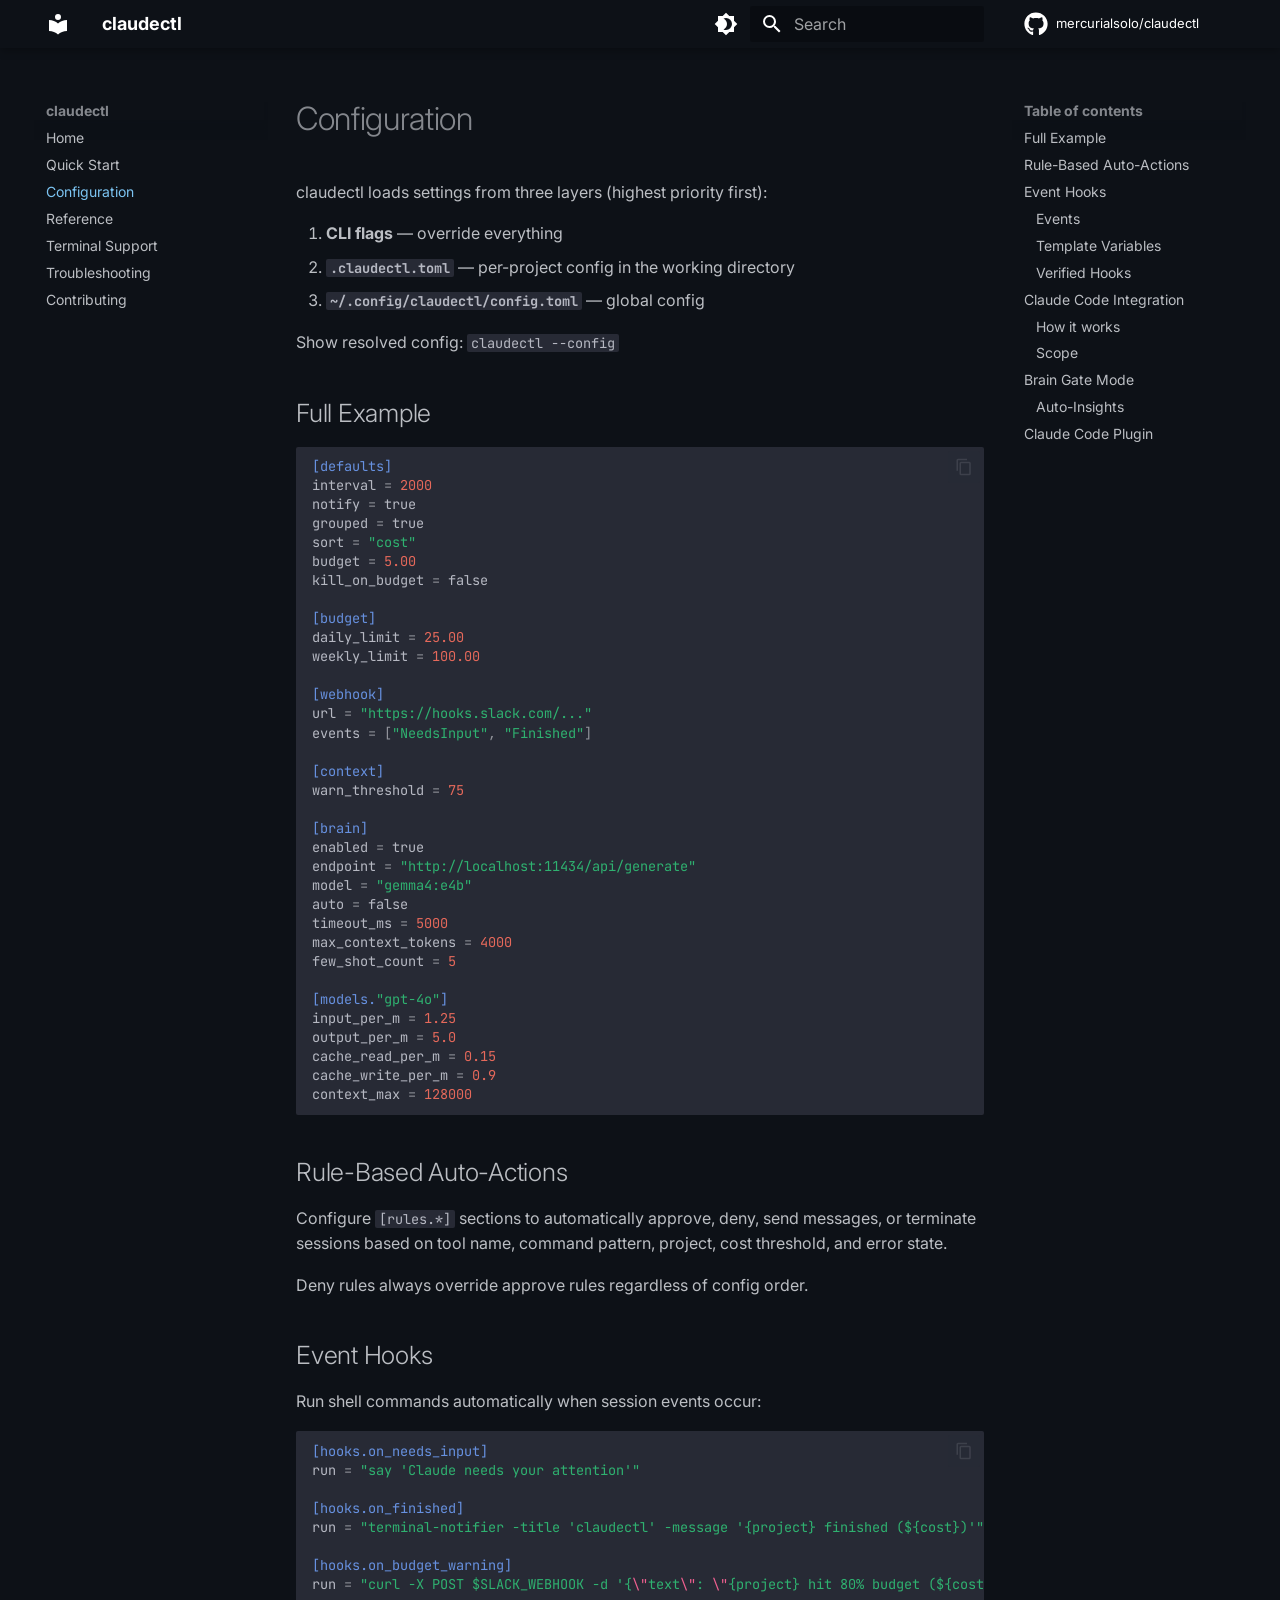
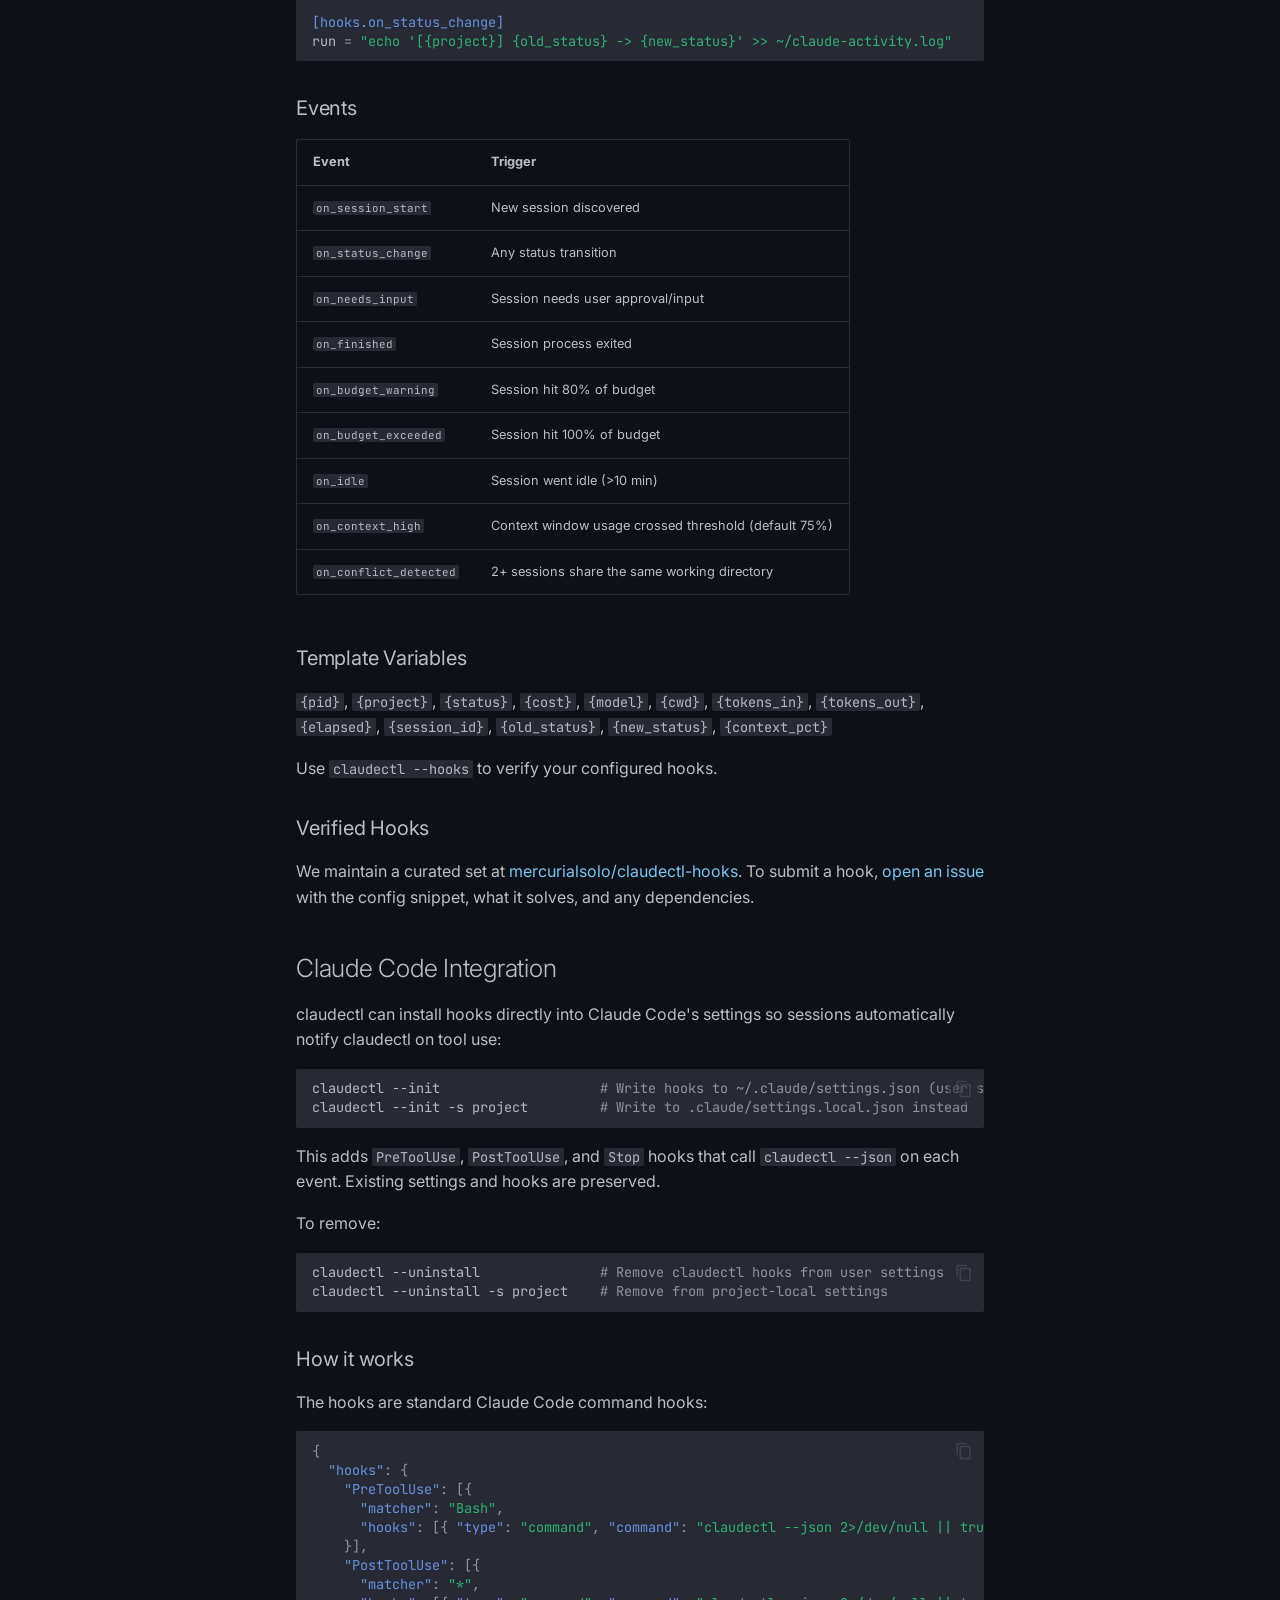
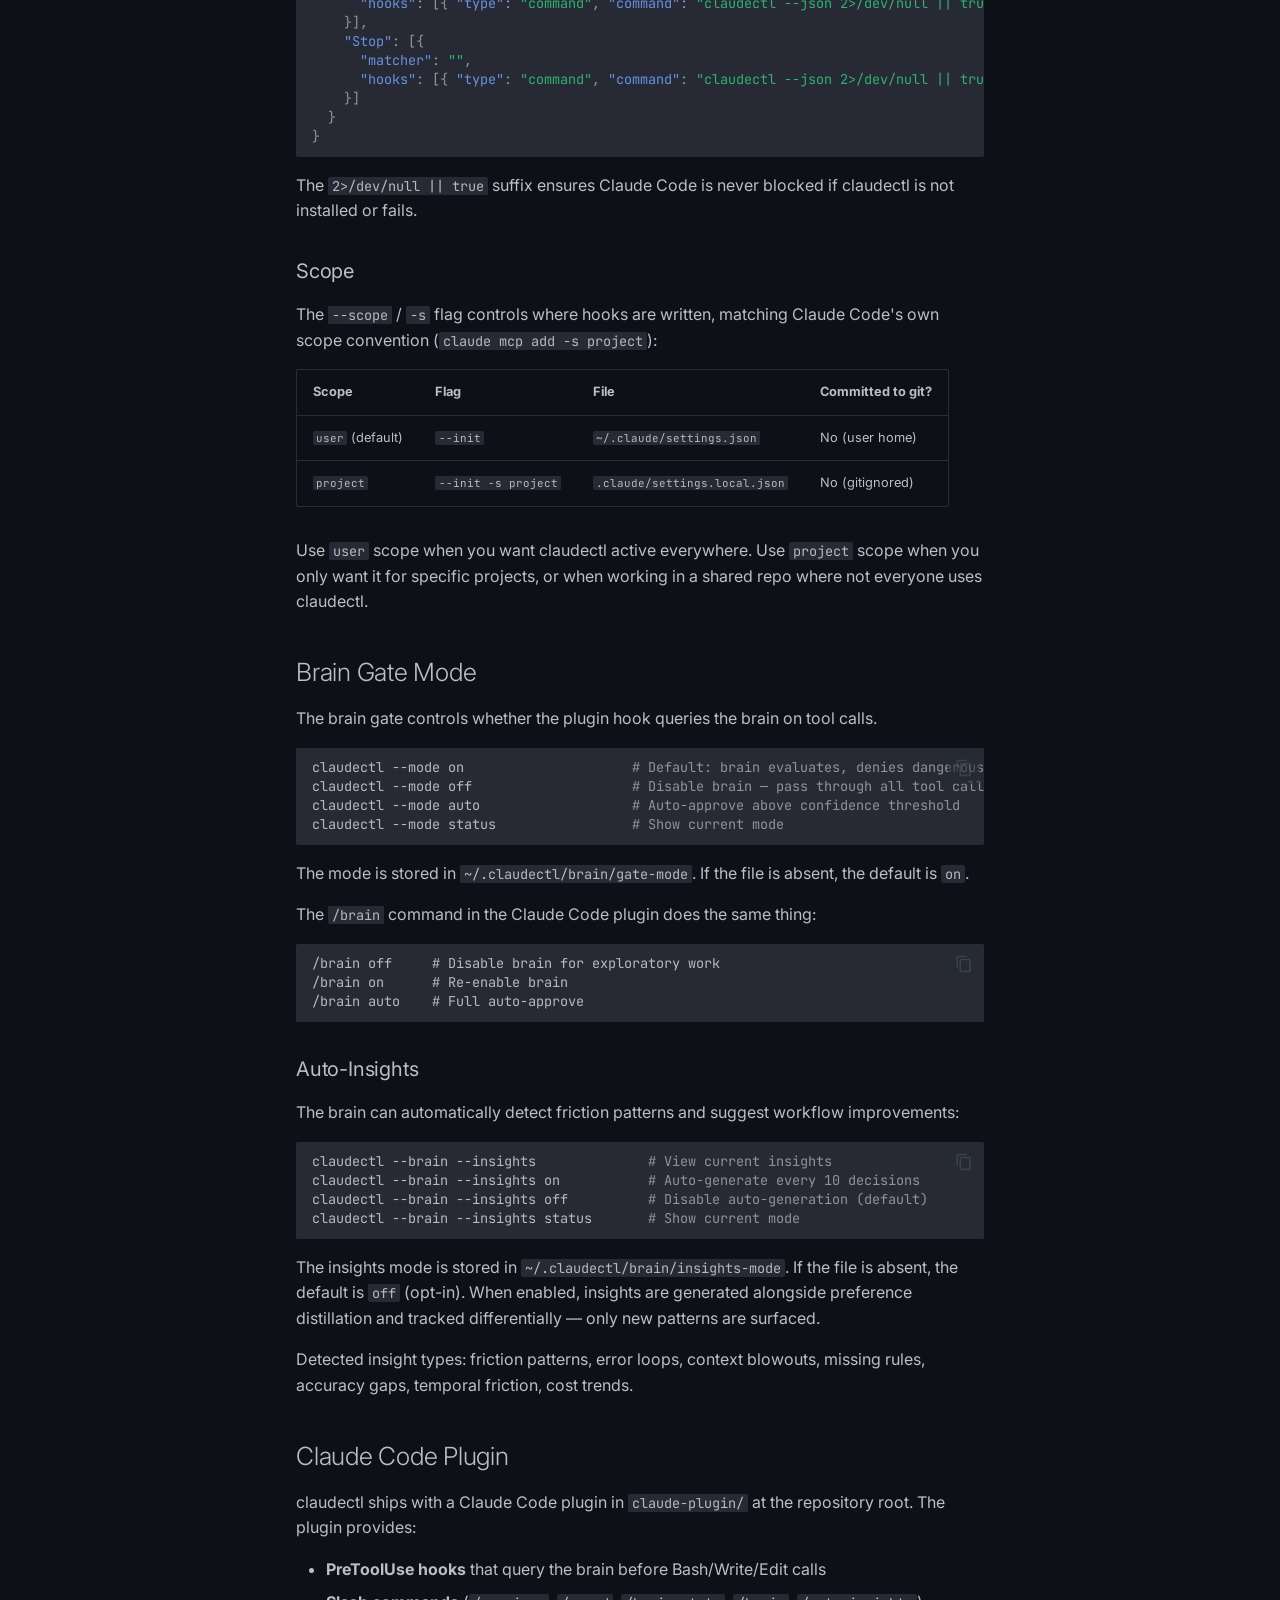
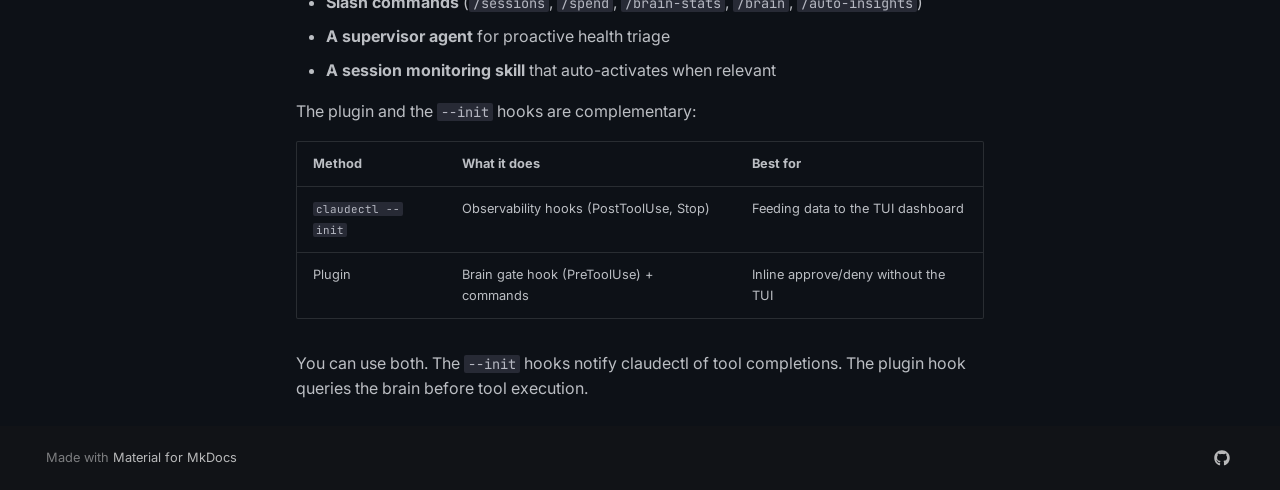
<file: configuration/index.html>
<!doctype html>
<html lang="en" class="no-js">
  <head>
    
      <meta charset="utf-8">
      <meta name="viewport" content="width=device-width,initial-scale=1">
      
        <meta name="description" content="Mission control for Claude Code — supervise, budget, orchestrate, and auto-pilot sessions with a local LLM brain.">
      
      
      
        <link rel="canonical" href="https://mercurialsolo.github.io/claudectl/configuration/">
      
      
        <link rel="prev" href="../quickstart/">
      
      
        <link rel="next" href="../reference/">
      
      
        
      
      
      <link rel="icon" href="../assets/images/favicon.png">
      <meta name="generator" content="mkdocs-1.6.1, mkdocs-material-9.7.6">
    
    
      
        <title>Configuration - claudectl</title>
      
    
    
      <link rel="stylesheet" href="../assets/stylesheets/main.484c7ddc.min.css">
      
        
        <link rel="stylesheet" href="../assets/stylesheets/palette.ab4e12ef.min.css">
      
      


    
    
      
    
    
      
        
        
        <link rel="preconnect" href="https://fonts.gstatic.com" crossorigin>
        <link rel="stylesheet" href="https://fonts.googleapis.com/css?family=Inter:300,300i,400,400i,700,700i%7CJetBrains+Mono:400,400i,700,700i&display=fallback">
        <style>:root{--md-text-font:"Inter";--md-code-font:"JetBrains Mono"}</style>
      
    
    
      <link rel="stylesheet" href="../stylesheets/extra.css">
    
    <script>__md_scope=new URL("..",location),__md_hash=e=>[...e].reduce(((e,_)=>(e<<5)-e+_.charCodeAt(0)),0),__md_get=(e,_=localStorage,t=__md_scope)=>JSON.parse(_.getItem(t.pathname+"."+e)),__md_set=(e,_,t=localStorage,a=__md_scope)=>{try{t.setItem(a.pathname+"."+e,JSON.stringify(_))}catch(e){}}</script>
    
      

    
    
  </head>
  
  
    
    
      
    
    
    
    
    <body dir="ltr" data-md-color-scheme="slate" data-md-color-primary="custom" data-md-color-accent="light-green">
  
    
    <input class="md-toggle" data-md-toggle="drawer" type="checkbox" id="__drawer" autocomplete="off">
    <input class="md-toggle" data-md-toggle="search" type="checkbox" id="__search" autocomplete="off">
    <label class="md-overlay" for="__drawer"></label>
    <div data-md-component="skip">
      
        
        <a href="#configuration" class="md-skip">
          Skip to content
        </a>
      
    </div>
    <div data-md-component="announce">
      
    </div>
    
    
      

  

<header class="md-header md-header--shadow" data-md-component="header">
  <nav class="md-header__inner md-grid" aria-label="Header">
    <a href=".." title="claudectl" class="md-header__button md-logo" aria-label="claudectl" data-md-component="logo">
      
  
  <svg xmlns="http://www.w3.org/2000/svg" viewBox="0 0 24 24"><path d="M12 8a3 3 0 0 0 3-3 3 3 0 0 0-3-3 3 3 0 0 0-3 3 3 3 0 0 0 3 3m0 3.54C9.64 9.35 6.5 8 3 8v11c3.5 0 6.64 1.35 9 3.54 2.36-2.19 5.5-3.54 9-3.54V8c-3.5 0-6.64 1.35-9 3.54"/></svg>

    </a>
    <label class="md-header__button md-icon" for="__drawer">
      
      <svg xmlns="http://www.w3.org/2000/svg" viewBox="0 0 24 24"><path d="M3 6h18v2H3zm0 5h18v2H3zm0 5h18v2H3z"/></svg>
    </label>
    <div class="md-header__title" data-md-component="header-title">
      <div class="md-header__ellipsis">
        <div class="md-header__topic">
          <span class="md-ellipsis">
            claudectl
          </span>
        </div>
        <div class="md-header__topic" data-md-component="header-topic">
          <span class="md-ellipsis">
            
              Configuration
            
          </span>
        </div>
      </div>
    </div>
    
      
        <form class="md-header__option" data-md-component="palette">
  
    
    
    
    <input class="md-option" data-md-color-media="" data-md-color-scheme="slate" data-md-color-primary="custom" data-md-color-accent="light-green"  aria-label="Switch to light mode"  type="radio" name="__palette" id="__palette_0">
    
      <label class="md-header__button md-icon" title="Switch to light mode" for="__palette_1" hidden>
        <svg xmlns="http://www.w3.org/2000/svg" viewBox="0 0 24 24"><path d="M12 18c-.89 0-1.74-.2-2.5-.55C11.56 16.5 13 14.42 13 12s-1.44-4.5-3.5-5.45C10.26 6.2 11.11 6 12 6a6 6 0 0 1 6 6 6 6 0 0 1-6 6m8-9.31V4h-4.69L12 .69 8.69 4H4v4.69L.69 12 4 15.31V20h4.69L12 23.31 15.31 20H20v-4.69L23.31 12z"/></svg>
      </label>
    
  
    
    
    
    <input class="md-option" data-md-color-media="" data-md-color-scheme="default" data-md-color-primary="custom" data-md-color-accent="green"  aria-label="Switch to dark mode"  type="radio" name="__palette" id="__palette_1">
    
      <label class="md-header__button md-icon" title="Switch to dark mode" for="__palette_0" hidden>
        <svg xmlns="http://www.w3.org/2000/svg" viewBox="0 0 24 24"><path d="M12 8a4 4 0 0 0-4 4 4 4 0 0 0 4 4 4 4 0 0 0 4-4 4 4 0 0 0-4-4m0 10a6 6 0 0 1-6-6 6 6 0 0 1 6-6 6 6 0 0 1 6 6 6 6 0 0 1-6 6m8-9.31V4h-4.69L12 .69 8.69 4H4v4.69L.69 12 4 15.31V20h4.69L12 23.31 15.31 20H20v-4.69L23.31 12z"/></svg>
      </label>
    
  
</form>
      
    
    
      <script>var palette=__md_get("__palette");if(palette&&palette.color){if("(prefers-color-scheme)"===palette.color.media){var media=matchMedia("(prefers-color-scheme: light)"),input=document.querySelector(media.matches?"[data-md-color-media='(prefers-color-scheme: light)']":"[data-md-color-media='(prefers-color-scheme: dark)']");palette.color.media=input.getAttribute("data-md-color-media"),palette.color.scheme=input.getAttribute("data-md-color-scheme"),palette.color.primary=input.getAttribute("data-md-color-primary"),palette.color.accent=input.getAttribute("data-md-color-accent")}for(var[key,value]of Object.entries(palette.color))document.body.setAttribute("data-md-color-"+key,value)}</script>
    
    
    
      
      
        <label class="md-header__button md-icon" for="__search">
          
          <svg xmlns="http://www.w3.org/2000/svg" viewBox="0 0 24 24"><path d="M9.5 3A6.5 6.5 0 0 1 16 9.5c0 1.61-.59 3.09-1.56 4.23l.27.27h.79l5 5-1.5 1.5-5-5v-.79l-.27-.27A6.52 6.52 0 0 1 9.5 16 6.5 6.5 0 0 1 3 9.5 6.5 6.5 0 0 1 9.5 3m0 2C7 5 5 7 5 9.5S7 14 9.5 14 14 12 14 9.5 12 5 9.5 5"/></svg>
        </label>
        <div class="md-search" data-md-component="search" role="dialog">
  <label class="md-search__overlay" for="__search"></label>
  <div class="md-search__inner" role="search">
    <form class="md-search__form" name="search">
      <input type="text" class="md-search__input" name="query" aria-label="Search" placeholder="Search" autocapitalize="off" autocorrect="off" autocomplete="off" spellcheck="false" data-md-component="search-query" required>
      <label class="md-search__icon md-icon" for="__search">
        
        <svg xmlns="http://www.w3.org/2000/svg" viewBox="0 0 24 24"><path d="M9.5 3A6.5 6.5 0 0 1 16 9.5c0 1.61-.59 3.09-1.56 4.23l.27.27h.79l5 5-1.5 1.5-5-5v-.79l-.27-.27A6.52 6.52 0 0 1 9.5 16 6.5 6.5 0 0 1 3 9.5 6.5 6.5 0 0 1 9.5 3m0 2C7 5 5 7 5 9.5S7 14 9.5 14 14 12 14 9.5 12 5 9.5 5"/></svg>
        
        <svg xmlns="http://www.w3.org/2000/svg" viewBox="0 0 24 24"><path d="M20 11v2H8l5.5 5.5-1.42 1.42L4.16 12l7.92-7.92L13.5 5.5 8 11z"/></svg>
      </label>
      <nav class="md-search__options" aria-label="Search">
        
        <button type="reset" class="md-search__icon md-icon" title="Clear" aria-label="Clear" tabindex="-1">
          
          <svg xmlns="http://www.w3.org/2000/svg" viewBox="0 0 24 24"><path d="M19 6.41 17.59 5 12 10.59 6.41 5 5 6.41 10.59 12 5 17.59 6.41 19 12 13.41 17.59 19 19 17.59 13.41 12z"/></svg>
        </button>
      </nav>
      
        <div class="md-search__suggest" data-md-component="search-suggest"></div>
      
    </form>
    <div class="md-search__output">
      <div class="md-search__scrollwrap" tabindex="0" data-md-scrollfix>
        <div class="md-search-result" data-md-component="search-result">
          <div class="md-search-result__meta">
            Initializing search
          </div>
          <ol class="md-search-result__list" role="presentation"></ol>
        </div>
      </div>
    </div>
  </div>
</div>
      
    
    
      <div class="md-header__source">
        <a href="https://github.com/mercurialsolo/claudectl" title="Go to repository" class="md-source" data-md-component="source">
  <div class="md-source__icon md-icon">
    
    <svg xmlns="http://www.w3.org/2000/svg" viewBox="0 0 512 512"><!--! Font Awesome Free 7.1.0 by @fontawesome - https://fontawesome.com License - https://fontawesome.com/license/free (Icons: CC BY 4.0, Fonts: SIL OFL 1.1, Code: MIT License) Copyright 2025 Fonticons, Inc.--><path d="M173.9 397.4c0 2-2.3 3.6-5.2 3.6-3.3.3-5.6-1.3-5.6-3.6 0-2 2.3-3.6 5.2-3.6 3-.3 5.6 1.3 5.6 3.6m-31.1-4.5c-.7 2 1.3 4.3 4.3 4.9 2.6 1 5.6 0 6.2-2s-1.3-4.3-4.3-5.2c-2.6-.7-5.5.3-6.2 2.3m44.2-1.7c-2.9.7-4.9 2.6-4.6 4.9.3 2 2.9 3.3 5.9 2.6 2.9-.7 4.9-2.6 4.6-4.6-.3-1.9-3-3.2-5.9-2.9M252.8 8C114.1 8 8 113.3 8 252c0 110.9 69.8 205.8 169.5 239.2 12.8 2.3 17.3-5.6 17.3-12.1 0-6.2-.3-40.4-.3-61.4 0 0-70 15-84.7-29.8 0 0-11.4-29.1-27.8-36.6 0 0-22.9-15.7 1.6-15.4 0 0 24.9 2 38.6 25.8 21.9 38.6 58.6 27.5 72.9 20.9 2.3-16 8.8-27.1 16-33.7-55.9-6.2-112.3-14.3-112.3-110.5 0-27.5 7.6-41.3 23.6-58.9-2.6-6.5-11.1-33.3 2.6-67.9 20.9-6.5 69 27 69 27 20-5.6 41.5-8.5 62.8-8.5s42.8 2.9 62.8 8.5c0 0 48.1-33.6 69-27 13.7 34.7 5.2 61.4 2.6 67.9 16 17.7 25.8 31.5 25.8 58.9 0 96.5-58.9 104.2-114.8 110.5 9.2 7.9 17 22.9 17 46.4 0 33.7-.3 75.4-.3 83.6 0 6.5 4.6 14.4 17.3 12.1C436.2 457.8 504 362.9 504 252 504 113.3 391.5 8 252.8 8M105.2 352.9c-1.3 1-1 3.3.7 5.2 1.6 1.6 3.9 2.3 5.2 1 1.3-1 1-3.3-.7-5.2-1.6-1.6-3.9-2.3-5.2-1m-10.8-8.1c-.7 1.3.3 2.9 2.3 3.9 1.6 1 3.6.7 4.3-.7.7-1.3-.3-2.9-2.3-3.9-2-.6-3.6-.3-4.3.7m32.4 35.6c-1.6 1.3-1 4.3 1.3 6.2 2.3 2.3 5.2 2.6 6.5 1 1.3-1.3.7-4.3-1.3-6.2-2.2-2.3-5.2-2.6-6.5-1m-11.4-14.7c-1.6 1-1.6 3.6 0 5.9s4.3 3.3 5.6 2.3c1.6-1.3 1.6-3.9 0-6.2-1.4-2.3-4-3.3-5.6-2"/></svg>
  </div>
  <div class="md-source__repository">
    mercurialsolo/claudectl
  </div>
</a>
      </div>
    
  </nav>
  
</header>
    
    <div class="md-container" data-md-component="container">
      
      
        
          
        
      
      <main class="md-main" data-md-component="main">
        <div class="md-main__inner md-grid">
          
            
              
              <div class="md-sidebar md-sidebar--primary" data-md-component="sidebar" data-md-type="navigation" >
                <div class="md-sidebar__scrollwrap">
                  <div class="md-sidebar__inner">
                    



<nav class="md-nav md-nav--primary" aria-label="Navigation" data-md-level="0">
  <label class="md-nav__title" for="__drawer">
    <a href=".." title="claudectl" class="md-nav__button md-logo" aria-label="claudectl" data-md-component="logo">
      
  
  <svg xmlns="http://www.w3.org/2000/svg" viewBox="0 0 24 24"><path d="M12 8a3 3 0 0 0 3-3 3 3 0 0 0-3-3 3 3 0 0 0-3 3 3 3 0 0 0 3 3m0 3.54C9.64 9.35 6.5 8 3 8v11c3.5 0 6.64 1.35 9 3.54 2.36-2.19 5.5-3.54 9-3.54V8c-3.5 0-6.64 1.35-9 3.54"/></svg>

    </a>
    claudectl
  </label>
  
    <div class="md-nav__source">
      <a href="https://github.com/mercurialsolo/claudectl" title="Go to repository" class="md-source" data-md-component="source">
  <div class="md-source__icon md-icon">
    
    <svg xmlns="http://www.w3.org/2000/svg" viewBox="0 0 512 512"><!--! Font Awesome Free 7.1.0 by @fontawesome - https://fontawesome.com License - https://fontawesome.com/license/free (Icons: CC BY 4.0, Fonts: SIL OFL 1.1, Code: MIT License) Copyright 2025 Fonticons, Inc.--><path d="M173.9 397.4c0 2-2.3 3.6-5.2 3.6-3.3.3-5.6-1.3-5.6-3.6 0-2 2.3-3.6 5.2-3.6 3-.3 5.6 1.3 5.6 3.6m-31.1-4.5c-.7 2 1.3 4.3 4.3 4.9 2.6 1 5.6 0 6.2-2s-1.3-4.3-4.3-5.2c-2.6-.7-5.5.3-6.2 2.3m44.2-1.7c-2.9.7-4.9 2.6-4.6 4.9.3 2 2.9 3.3 5.9 2.6 2.9-.7 4.9-2.6 4.6-4.6-.3-1.9-3-3.2-5.9-2.9M252.8 8C114.1 8 8 113.3 8 252c0 110.9 69.8 205.8 169.5 239.2 12.8 2.3 17.3-5.6 17.3-12.1 0-6.2-.3-40.4-.3-61.4 0 0-70 15-84.7-29.8 0 0-11.4-29.1-27.8-36.6 0 0-22.9-15.7 1.6-15.4 0 0 24.9 2 38.6 25.8 21.9 38.6 58.6 27.5 72.9 20.9 2.3-16 8.8-27.1 16-33.7-55.9-6.2-112.3-14.3-112.3-110.5 0-27.5 7.6-41.3 23.6-58.9-2.6-6.5-11.1-33.3 2.6-67.9 20.9-6.5 69 27 69 27 20-5.6 41.5-8.5 62.8-8.5s42.8 2.9 62.8 8.5c0 0 48.1-33.6 69-27 13.7 34.7 5.2 61.4 2.6 67.9 16 17.7 25.8 31.5 25.8 58.9 0 96.5-58.9 104.2-114.8 110.5 9.2 7.9 17 22.9 17 46.4 0 33.7-.3 75.4-.3 83.6 0 6.5 4.6 14.4 17.3 12.1C436.2 457.8 504 362.9 504 252 504 113.3 391.5 8 252.8 8M105.2 352.9c-1.3 1-1 3.3.7 5.2 1.6 1.6 3.9 2.3 5.2 1 1.3-1 1-3.3-.7-5.2-1.6-1.6-3.9-2.3-5.2-1m-10.8-8.1c-.7 1.3.3 2.9 2.3 3.9 1.6 1 3.6.7 4.3-.7.7-1.3-.3-2.9-2.3-3.9-2-.6-3.6-.3-4.3.7m32.4 35.6c-1.6 1.3-1 4.3 1.3 6.2 2.3 2.3 5.2 2.6 6.5 1 1.3-1.3.7-4.3-1.3-6.2-2.2-2.3-5.2-2.6-6.5-1m-11.4-14.7c-1.6 1-1.6 3.6 0 5.9s4.3 3.3 5.6 2.3c1.6-1.3 1.6-3.9 0-6.2-1.4-2.3-4-3.3-5.6-2"/></svg>
  </div>
  <div class="md-source__repository">
    mercurialsolo/claudectl
  </div>
</a>
    </div>
  
  <ul class="md-nav__list" data-md-scrollfix>
    
      
      
  
  
  
  
    <li class="md-nav__item">
      <a href=".." class="md-nav__link">
        
  
  
  <span class="md-ellipsis">
    
  
    Home
  

    
  </span>
  
  

      </a>
    </li>
  

    
      
      
  
  
  
  
    <li class="md-nav__item">
      <a href="../quickstart/" class="md-nav__link">
        
  
  
  <span class="md-ellipsis">
    
  
    Quick Start
  

    
  </span>
  
  

      </a>
    </li>
  

    
      
      
  
  
    
  
  
  
    <li class="md-nav__item md-nav__item--active">
      
      <input class="md-nav__toggle md-toggle" type="checkbox" id="__toc">
      
      
        
      
      
        <label class="md-nav__link md-nav__link--active" for="__toc">
          
  
  
  <span class="md-ellipsis">
    
  
    Configuration
  

    
  </span>
  
  

          <span class="md-nav__icon md-icon"></span>
        </label>
      
      <a href="./" class="md-nav__link md-nav__link--active">
        
  
  
  <span class="md-ellipsis">
    
  
    Configuration
  

    
  </span>
  
  

      </a>
      
        

<nav class="md-nav md-nav--secondary" aria-label="Table of contents">
  
  
  
    
  
  
    <label class="md-nav__title" for="__toc">
      <span class="md-nav__icon md-icon"></span>
      Table of contents
    </label>
    <ul class="md-nav__list" data-md-component="toc" data-md-scrollfix>
      
        <li class="md-nav__item">
  <a href="#full-example" class="md-nav__link">
    <span class="md-ellipsis">
      
        Full Example
      
    </span>
  </a>
  
</li>
      
        <li class="md-nav__item">
  <a href="#rule-based-auto-actions" class="md-nav__link">
    <span class="md-ellipsis">
      
        Rule-Based Auto-Actions
      
    </span>
  </a>
  
</li>
      
        <li class="md-nav__item">
  <a href="#event-hooks" class="md-nav__link">
    <span class="md-ellipsis">
      
        Event Hooks
      
    </span>
  </a>
  
    <nav class="md-nav" aria-label="Event Hooks">
      <ul class="md-nav__list">
        
          <li class="md-nav__item">
  <a href="#events" class="md-nav__link">
    <span class="md-ellipsis">
      
        Events
      
    </span>
  </a>
  
</li>
        
          <li class="md-nav__item">
  <a href="#template-variables" class="md-nav__link">
    <span class="md-ellipsis">
      
        Template Variables
      
    </span>
  </a>
  
</li>
        
          <li class="md-nav__item">
  <a href="#verified-hooks" class="md-nav__link">
    <span class="md-ellipsis">
      
        Verified Hooks
      
    </span>
  </a>
  
</li>
        
      </ul>
    </nav>
  
</li>
      
        <li class="md-nav__item">
  <a href="#claude-code-integration" class="md-nav__link">
    <span class="md-ellipsis">
      
        Claude Code Integration
      
    </span>
  </a>
  
    <nav class="md-nav" aria-label="Claude Code Integration">
      <ul class="md-nav__list">
        
          <li class="md-nav__item">
  <a href="#how-it-works" class="md-nav__link">
    <span class="md-ellipsis">
      
        How it works
      
    </span>
  </a>
  
</li>
        
          <li class="md-nav__item">
  <a href="#scope" class="md-nav__link">
    <span class="md-ellipsis">
      
        Scope
      
    </span>
  </a>
  
</li>
        
      </ul>
    </nav>
  
</li>
      
        <li class="md-nav__item">
  <a href="#brain-gate-mode" class="md-nav__link">
    <span class="md-ellipsis">
      
        Brain Gate Mode
      
    </span>
  </a>
  
    <nav class="md-nav" aria-label="Brain Gate Mode">
      <ul class="md-nav__list">
        
          <li class="md-nav__item">
  <a href="#auto-insights" class="md-nav__link">
    <span class="md-ellipsis">
      
        Auto-Insights
      
    </span>
  </a>
  
</li>
        
      </ul>
    </nav>
  
</li>
      
        <li class="md-nav__item">
  <a href="#claude-code-plugin" class="md-nav__link">
    <span class="md-ellipsis">
      
        Claude Code Plugin
      
    </span>
  </a>
  
</li>
      
    </ul>
  
</nav>
      
    </li>
  

    
      
      
  
  
  
  
    <li class="md-nav__item">
      <a href="../reference/" class="md-nav__link">
        
  
  
  <span class="md-ellipsis">
    
  
    Reference
  

    
  </span>
  
  

      </a>
    </li>
  

    
      
      
  
  
  
  
    <li class="md-nav__item">
      <a href="../terminal-support/" class="md-nav__link">
        
  
  
  <span class="md-ellipsis">
    
  
    Terminal Support
  

    
  </span>
  
  

      </a>
    </li>
  

    
      
      
  
  
  
  
    <li class="md-nav__item">
      <a href="../troubleshooting/" class="md-nav__link">
        
  
  
  <span class="md-ellipsis">
    
  
    Troubleshooting
  

    
  </span>
  
  

      </a>
    </li>
  

    
      
      
  
  
  
  
    <li class="md-nav__item">
      <a href="../contributing/" class="md-nav__link">
        
  
  
  <span class="md-ellipsis">
    
  
    Contributing
  

    
  </span>
  
  

      </a>
    </li>
  

    
  </ul>
</nav>
                  </div>
                </div>
              </div>
            
            
              
              <div class="md-sidebar md-sidebar--secondary" data-md-component="sidebar" data-md-type="toc" >
                <div class="md-sidebar__scrollwrap">
                  <div class="md-sidebar__inner">
                    

<nav class="md-nav md-nav--secondary" aria-label="Table of contents">
  
  
  
    
  
  
    <label class="md-nav__title" for="__toc">
      <span class="md-nav__icon md-icon"></span>
      Table of contents
    </label>
    <ul class="md-nav__list" data-md-component="toc" data-md-scrollfix>
      
        <li class="md-nav__item">
  <a href="#full-example" class="md-nav__link">
    <span class="md-ellipsis">
      
        Full Example
      
    </span>
  </a>
  
</li>
      
        <li class="md-nav__item">
  <a href="#rule-based-auto-actions" class="md-nav__link">
    <span class="md-ellipsis">
      
        Rule-Based Auto-Actions
      
    </span>
  </a>
  
</li>
      
        <li class="md-nav__item">
  <a href="#event-hooks" class="md-nav__link">
    <span class="md-ellipsis">
      
        Event Hooks
      
    </span>
  </a>
  
    <nav class="md-nav" aria-label="Event Hooks">
      <ul class="md-nav__list">
        
          <li class="md-nav__item">
  <a href="#events" class="md-nav__link">
    <span class="md-ellipsis">
      
        Events
      
    </span>
  </a>
  
</li>
        
          <li class="md-nav__item">
  <a href="#template-variables" class="md-nav__link">
    <span class="md-ellipsis">
      
        Template Variables
      
    </span>
  </a>
  
</li>
        
          <li class="md-nav__item">
  <a href="#verified-hooks" class="md-nav__link">
    <span class="md-ellipsis">
      
        Verified Hooks
      
    </span>
  </a>
  
</li>
        
      </ul>
    </nav>
  
</li>
      
        <li class="md-nav__item">
  <a href="#claude-code-integration" class="md-nav__link">
    <span class="md-ellipsis">
      
        Claude Code Integration
      
    </span>
  </a>
  
    <nav class="md-nav" aria-label="Claude Code Integration">
      <ul class="md-nav__list">
        
          <li class="md-nav__item">
  <a href="#how-it-works" class="md-nav__link">
    <span class="md-ellipsis">
      
        How it works
      
    </span>
  </a>
  
</li>
        
          <li class="md-nav__item">
  <a href="#scope" class="md-nav__link">
    <span class="md-ellipsis">
      
        Scope
      
    </span>
  </a>
  
</li>
        
      </ul>
    </nav>
  
</li>
      
        <li class="md-nav__item">
  <a href="#brain-gate-mode" class="md-nav__link">
    <span class="md-ellipsis">
      
        Brain Gate Mode
      
    </span>
  </a>
  
    <nav class="md-nav" aria-label="Brain Gate Mode">
      <ul class="md-nav__list">
        
          <li class="md-nav__item">
  <a href="#auto-insights" class="md-nav__link">
    <span class="md-ellipsis">
      
        Auto-Insights
      
    </span>
  </a>
  
</li>
        
      </ul>
    </nav>
  
</li>
      
        <li class="md-nav__item">
  <a href="#claude-code-plugin" class="md-nav__link">
    <span class="md-ellipsis">
      
        Claude Code Plugin
      
    </span>
  </a>
  
</li>
      
    </ul>
  
</nav>
                  </div>
                </div>
              </div>
            
          
          
            <div class="md-content" data-md-component="content">
              
              <article class="md-content__inner md-typeset">
                
                  


  
  


<h1 id="configuration">Configuration</h1>
<p>claudectl loads settings from three layers (highest priority first):</p>
<ol>
<li><strong>CLI flags</strong> — override everything</li>
<li><strong><code>.claudectl.toml</code></strong> — per-project config in the working directory</li>
<li><strong><code>~/.config/claudectl/config.toml</code></strong> — global config</li>
</ol>
<p>Show resolved config: <code>claudectl --config</code></p>
<h2 id="full-example">Full Example</h2>
<div class="highlight"><pre><span></span><code><a id="__codelineno-0-1" name="__codelineno-0-1" href="#__codelineno-0-1"></a><span class="k">[defaults]</span>
<a id="__codelineno-0-2" name="__codelineno-0-2" href="#__codelineno-0-2"></a><span class="n">interval</span><span class="w"> </span><span class="o">=</span><span class="w"> </span><span class="mi">2000</span>
<a id="__codelineno-0-3" name="__codelineno-0-3" href="#__codelineno-0-3"></a><span class="n">notify</span><span class="w"> </span><span class="o">=</span><span class="w"> </span><span class="kc">true</span>
<a id="__codelineno-0-4" name="__codelineno-0-4" href="#__codelineno-0-4"></a><span class="n">grouped</span><span class="w"> </span><span class="o">=</span><span class="w"> </span><span class="kc">true</span>
<a id="__codelineno-0-5" name="__codelineno-0-5" href="#__codelineno-0-5"></a><span class="n">sort</span><span class="w"> </span><span class="o">=</span><span class="w"> </span><span class="s2">&quot;cost&quot;</span>
<a id="__codelineno-0-6" name="__codelineno-0-6" href="#__codelineno-0-6"></a><span class="n">budget</span><span class="w"> </span><span class="o">=</span><span class="w"> </span><span class="mf">5.00</span>
<a id="__codelineno-0-7" name="__codelineno-0-7" href="#__codelineno-0-7"></a><span class="n">kill_on_budget</span><span class="w"> </span><span class="o">=</span><span class="w"> </span><span class="kc">false</span>
<a id="__codelineno-0-8" name="__codelineno-0-8" href="#__codelineno-0-8"></a>
<a id="__codelineno-0-9" name="__codelineno-0-9" href="#__codelineno-0-9"></a><span class="k">[budget]</span>
<a id="__codelineno-0-10" name="__codelineno-0-10" href="#__codelineno-0-10"></a><span class="n">daily_limit</span><span class="w"> </span><span class="o">=</span><span class="w"> </span><span class="mf">25.00</span>
<a id="__codelineno-0-11" name="__codelineno-0-11" href="#__codelineno-0-11"></a><span class="n">weekly_limit</span><span class="w"> </span><span class="o">=</span><span class="w"> </span><span class="mf">100.00</span>
<a id="__codelineno-0-12" name="__codelineno-0-12" href="#__codelineno-0-12"></a>
<a id="__codelineno-0-13" name="__codelineno-0-13" href="#__codelineno-0-13"></a><span class="k">[webhook]</span>
<a id="__codelineno-0-14" name="__codelineno-0-14" href="#__codelineno-0-14"></a><span class="n">url</span><span class="w"> </span><span class="o">=</span><span class="w"> </span><span class="s2">&quot;https://hooks.slack.com/...&quot;</span>
<a id="__codelineno-0-15" name="__codelineno-0-15" href="#__codelineno-0-15"></a><span class="n">events</span><span class="w"> </span><span class="o">=</span><span class="w"> </span><span class="p">[</span><span class="s2">&quot;NeedsInput&quot;</span><span class="p">,</span><span class="w"> </span><span class="s2">&quot;Finished&quot;</span><span class="p">]</span>
<a id="__codelineno-0-16" name="__codelineno-0-16" href="#__codelineno-0-16"></a>
<a id="__codelineno-0-17" name="__codelineno-0-17" href="#__codelineno-0-17"></a><span class="k">[context]</span>
<a id="__codelineno-0-18" name="__codelineno-0-18" href="#__codelineno-0-18"></a><span class="n">warn_threshold</span><span class="w"> </span><span class="o">=</span><span class="w"> </span><span class="mi">75</span>
<a id="__codelineno-0-19" name="__codelineno-0-19" href="#__codelineno-0-19"></a>
<a id="__codelineno-0-20" name="__codelineno-0-20" href="#__codelineno-0-20"></a><span class="k">[brain]</span>
<a id="__codelineno-0-21" name="__codelineno-0-21" href="#__codelineno-0-21"></a><span class="n">enabled</span><span class="w"> </span><span class="o">=</span><span class="w"> </span><span class="kc">true</span>
<a id="__codelineno-0-22" name="__codelineno-0-22" href="#__codelineno-0-22"></a><span class="n">endpoint</span><span class="w"> </span><span class="o">=</span><span class="w"> </span><span class="s2">&quot;http://localhost:11434/api/generate&quot;</span>
<a id="__codelineno-0-23" name="__codelineno-0-23" href="#__codelineno-0-23"></a><span class="n">model</span><span class="w"> </span><span class="o">=</span><span class="w"> </span><span class="s2">&quot;gemma4:e4b&quot;</span>
<a id="__codelineno-0-24" name="__codelineno-0-24" href="#__codelineno-0-24"></a><span class="n">auto</span><span class="w"> </span><span class="o">=</span><span class="w"> </span><span class="kc">false</span>
<a id="__codelineno-0-25" name="__codelineno-0-25" href="#__codelineno-0-25"></a><span class="n">timeout_ms</span><span class="w"> </span><span class="o">=</span><span class="w"> </span><span class="mi">5000</span>
<a id="__codelineno-0-26" name="__codelineno-0-26" href="#__codelineno-0-26"></a><span class="n">max_context_tokens</span><span class="w"> </span><span class="o">=</span><span class="w"> </span><span class="mi">4000</span>
<a id="__codelineno-0-27" name="__codelineno-0-27" href="#__codelineno-0-27"></a><span class="n">few_shot_count</span><span class="w"> </span><span class="o">=</span><span class="w"> </span><span class="mi">5</span>
<a id="__codelineno-0-28" name="__codelineno-0-28" href="#__codelineno-0-28"></a>
<a id="__codelineno-0-29" name="__codelineno-0-29" href="#__codelineno-0-29"></a><span class="k">[models.</span><span class="s2">&quot;gpt-4o&quot;</span><span class="k">]</span>
<a id="__codelineno-0-30" name="__codelineno-0-30" href="#__codelineno-0-30"></a><span class="n">input_per_m</span><span class="w"> </span><span class="o">=</span><span class="w"> </span><span class="mf">1.25</span>
<a id="__codelineno-0-31" name="__codelineno-0-31" href="#__codelineno-0-31"></a><span class="n">output_per_m</span><span class="w"> </span><span class="o">=</span><span class="w"> </span><span class="mf">5.0</span>
<a id="__codelineno-0-32" name="__codelineno-0-32" href="#__codelineno-0-32"></a><span class="n">cache_read_per_m</span><span class="w"> </span><span class="o">=</span><span class="w"> </span><span class="mf">0.15</span>
<a id="__codelineno-0-33" name="__codelineno-0-33" href="#__codelineno-0-33"></a><span class="n">cache_write_per_m</span><span class="w"> </span><span class="o">=</span><span class="w"> </span><span class="mf">0.9</span>
<a id="__codelineno-0-34" name="__codelineno-0-34" href="#__codelineno-0-34"></a><span class="n">context_max</span><span class="w"> </span><span class="o">=</span><span class="w"> </span><span class="mi">128000</span>
</code></pre></div>
<h2 id="rule-based-auto-actions">Rule-Based Auto-Actions</h2>
<p>Configure <code>[rules.*]</code> sections to automatically approve, deny, send messages, or terminate sessions based on tool name, command pattern, project, cost threshold, and error state.</p>
<p>Deny rules always override approve rules regardless of config order.</p>
<h2 id="event-hooks">Event Hooks</h2>
<p>Run shell commands automatically when session events occur:</p>
<div class="highlight"><pre><span></span><code><a id="__codelineno-1-1" name="__codelineno-1-1" href="#__codelineno-1-1"></a><span class="k">[hooks.on_needs_input]</span>
<a id="__codelineno-1-2" name="__codelineno-1-2" href="#__codelineno-1-2"></a><span class="n">run</span><span class="w"> </span><span class="o">=</span><span class="w"> </span><span class="s2">&quot;say &#39;Claude needs your attention&#39;&quot;</span>
<a id="__codelineno-1-3" name="__codelineno-1-3" href="#__codelineno-1-3"></a>
<a id="__codelineno-1-4" name="__codelineno-1-4" href="#__codelineno-1-4"></a><span class="k">[hooks.on_finished]</span>
<a id="__codelineno-1-5" name="__codelineno-1-5" href="#__codelineno-1-5"></a><span class="n">run</span><span class="w"> </span><span class="o">=</span><span class="w"> </span><span class="s2">&quot;terminal-notifier -title &#39;claudectl&#39; -message &#39;{project} finished (${cost})&#39;&quot;</span>
<a id="__codelineno-1-6" name="__codelineno-1-6" href="#__codelineno-1-6"></a>
<a id="__codelineno-1-7" name="__codelineno-1-7" href="#__codelineno-1-7"></a><span class="k">[hooks.on_budget_warning]</span>
<a id="__codelineno-1-8" name="__codelineno-1-8" href="#__codelineno-1-8"></a><span class="n">run</span><span class="w"> </span><span class="o">=</span><span class="w"> </span><span class="s2">&quot;curl -X POST $SLACK_WEBHOOK -d &#39;{</span><span class="se">\&quot;</span><span class="s2">text</span><span class="se">\&quot;</span><span class="s2">: </span><span class="se">\&quot;</span><span class="s2">{project} hit 80% budget (${cost})</span><span class="se">\&quot;</span><span class="s2">}&#39;&quot;</span>
<a id="__codelineno-1-9" name="__codelineno-1-9" href="#__codelineno-1-9"></a>
<a id="__codelineno-1-10" name="__codelineno-1-10" href="#__codelineno-1-10"></a><span class="k">[hooks.on_status_change]</span>
<a id="__codelineno-1-11" name="__codelineno-1-11" href="#__codelineno-1-11"></a><span class="n">run</span><span class="w"> </span><span class="o">=</span><span class="w"> </span><span class="s2">&quot;echo &#39;[{project}] {old_status} -&gt; {new_status}&#39; &gt;&gt; ~/claude-activity.log&quot;</span>
</code></pre></div>
<h3 id="events">Events</h3>
<table>
<thead>
<tr>
<th>Event</th>
<th>Trigger</th>
</tr>
</thead>
<tbody>
<tr>
<td><code>on_session_start</code></td>
<td>New session discovered</td>
</tr>
<tr>
<td><code>on_status_change</code></td>
<td>Any status transition</td>
</tr>
<tr>
<td><code>on_needs_input</code></td>
<td>Session needs user approval/input</td>
</tr>
<tr>
<td><code>on_finished</code></td>
<td>Session process exited</td>
</tr>
<tr>
<td><code>on_budget_warning</code></td>
<td>Session hit 80% of budget</td>
</tr>
<tr>
<td><code>on_budget_exceeded</code></td>
<td>Session hit 100% of budget</td>
</tr>
<tr>
<td><code>on_idle</code></td>
<td>Session went idle (&gt;10 min)</td>
</tr>
<tr>
<td><code>on_context_high</code></td>
<td>Context window usage crossed threshold (default 75%)</td>
</tr>
<tr>
<td><code>on_conflict_detected</code></td>
<td>2+ sessions share the same working directory</td>
</tr>
</tbody>
</table>
<h3 id="template-variables">Template Variables</h3>
<p><code>{pid}</code>, <code>{project}</code>, <code>{status}</code>, <code>{cost}</code>, <code>{model}</code>, <code>{cwd}</code>, <code>{tokens_in}</code>, <code>{tokens_out}</code>, <code>{elapsed}</code>, <code>{session_id}</code>, <code>{old_status}</code>, <code>{new_status}</code>, <code>{context_pct}</code></p>
<p>Use <code>claudectl --hooks</code> to verify your configured hooks.</p>
<h3 id="verified-hooks">Verified Hooks</h3>
<p>We maintain a curated set at <a href="https://github.com/mercurialsolo/claudectl-hooks">mercurialsolo/claudectl-hooks</a>. To submit a hook, <a href="https://github.com/mercurialsolo/claudectl-hooks/issues">open an issue</a> with the config snippet, what it solves, and any dependencies.</p>
<h2 id="claude-code-integration">Claude Code Integration</h2>
<p>claudectl can install hooks directly into Claude Code's settings so sessions automatically notify claudectl on tool use:</p>
<div class="highlight"><pre><span></span><code><a id="__codelineno-2-1" name="__codelineno-2-1" href="#__codelineno-2-1"></a>claudectl<span class="w"> </span>--init<span class="w">                    </span><span class="c1"># Write hooks to ~/.claude/settings.json (user scope)</span>
<a id="__codelineno-2-2" name="__codelineno-2-2" href="#__codelineno-2-2"></a>claudectl<span class="w"> </span>--init<span class="w"> </span>-s<span class="w"> </span>project<span class="w">         </span><span class="c1"># Write to .claude/settings.local.json instead</span>
</code></pre></div>
<p>This adds <code>PreToolUse</code>, <code>PostToolUse</code>, and <code>Stop</code> hooks that call <code>claudectl --json</code> on each event. Existing settings and hooks are preserved.</p>
<p>To remove:</p>
<div class="highlight"><pre><span></span><code><a id="__codelineno-3-1" name="__codelineno-3-1" href="#__codelineno-3-1"></a>claudectl<span class="w"> </span>--uninstall<span class="w">               </span><span class="c1"># Remove claudectl hooks from user settings</span>
<a id="__codelineno-3-2" name="__codelineno-3-2" href="#__codelineno-3-2"></a>claudectl<span class="w"> </span>--uninstall<span class="w"> </span>-s<span class="w"> </span>project<span class="w">    </span><span class="c1"># Remove from project-local settings</span>
</code></pre></div>
<h3 id="how-it-works">How it works</h3>
<p>The hooks are standard Claude Code command hooks:</p>
<div class="highlight"><pre><span></span><code><a id="__codelineno-4-1" name="__codelineno-4-1" href="#__codelineno-4-1"></a><span class="p">{</span>
<a id="__codelineno-4-2" name="__codelineno-4-2" href="#__codelineno-4-2"></a><span class="w">  </span><span class="nt">&quot;hooks&quot;</span><span class="p">:</span><span class="w"> </span><span class="p">{</span>
<a id="__codelineno-4-3" name="__codelineno-4-3" href="#__codelineno-4-3"></a><span class="w">    </span><span class="nt">&quot;PreToolUse&quot;</span><span class="p">:</span><span class="w"> </span><span class="p">[{</span>
<a id="__codelineno-4-4" name="__codelineno-4-4" href="#__codelineno-4-4"></a><span class="w">      </span><span class="nt">&quot;matcher&quot;</span><span class="p">:</span><span class="w"> </span><span class="s2">&quot;Bash&quot;</span><span class="p">,</span>
<a id="__codelineno-4-5" name="__codelineno-4-5" href="#__codelineno-4-5"></a><span class="w">      </span><span class="nt">&quot;hooks&quot;</span><span class="p">:</span><span class="w"> </span><span class="p">[{</span><span class="w"> </span><span class="nt">&quot;type&quot;</span><span class="p">:</span><span class="w"> </span><span class="s2">&quot;command&quot;</span><span class="p">,</span><span class="w"> </span><span class="nt">&quot;command&quot;</span><span class="p">:</span><span class="w"> </span><span class="s2">&quot;claudectl --json 2&gt;/dev/null || true&quot;</span><span class="p">,</span><span class="w"> </span><span class="nt">&quot;timeout&quot;</span><span class="p">:</span><span class="w"> </span><span class="mi">5</span><span class="w"> </span><span class="p">}]</span>
<a id="__codelineno-4-6" name="__codelineno-4-6" href="#__codelineno-4-6"></a><span class="w">    </span><span class="p">}],</span>
<a id="__codelineno-4-7" name="__codelineno-4-7" href="#__codelineno-4-7"></a><span class="w">    </span><span class="nt">&quot;PostToolUse&quot;</span><span class="p">:</span><span class="w"> </span><span class="p">[{</span>
<a id="__codelineno-4-8" name="__codelineno-4-8" href="#__codelineno-4-8"></a><span class="w">      </span><span class="nt">&quot;matcher&quot;</span><span class="p">:</span><span class="w"> </span><span class="s2">&quot;*&quot;</span><span class="p">,</span>
<a id="__codelineno-4-9" name="__codelineno-4-9" href="#__codelineno-4-9"></a><span class="w">      </span><span class="nt">&quot;hooks&quot;</span><span class="p">:</span><span class="w"> </span><span class="p">[{</span><span class="w"> </span><span class="nt">&quot;type&quot;</span><span class="p">:</span><span class="w"> </span><span class="s2">&quot;command&quot;</span><span class="p">,</span><span class="w"> </span><span class="nt">&quot;command&quot;</span><span class="p">:</span><span class="w"> </span><span class="s2">&quot;claudectl --json 2&gt;/dev/null || true&quot;</span><span class="p">,</span><span class="w"> </span><span class="nt">&quot;timeout&quot;</span><span class="p">:</span><span class="w"> </span><span class="mi">5</span><span class="w"> </span><span class="p">}]</span>
<a id="__codelineno-4-10" name="__codelineno-4-10" href="#__codelineno-4-10"></a><span class="w">    </span><span class="p">}],</span>
<a id="__codelineno-4-11" name="__codelineno-4-11" href="#__codelineno-4-11"></a><span class="w">    </span><span class="nt">&quot;Stop&quot;</span><span class="p">:</span><span class="w"> </span><span class="p">[{</span>
<a id="__codelineno-4-12" name="__codelineno-4-12" href="#__codelineno-4-12"></a><span class="w">      </span><span class="nt">&quot;matcher&quot;</span><span class="p">:</span><span class="w"> </span><span class="s2">&quot;&quot;</span><span class="p">,</span>
<a id="__codelineno-4-13" name="__codelineno-4-13" href="#__codelineno-4-13"></a><span class="w">      </span><span class="nt">&quot;hooks&quot;</span><span class="p">:</span><span class="w"> </span><span class="p">[{</span><span class="w"> </span><span class="nt">&quot;type&quot;</span><span class="p">:</span><span class="w"> </span><span class="s2">&quot;command&quot;</span><span class="p">,</span><span class="w"> </span><span class="nt">&quot;command&quot;</span><span class="p">:</span><span class="w"> </span><span class="s2">&quot;claudectl --json 2&gt;/dev/null || true&quot;</span><span class="p">,</span><span class="w"> </span><span class="nt">&quot;timeout&quot;</span><span class="p">:</span><span class="w"> </span><span class="mi">5</span><span class="w"> </span><span class="p">}]</span>
<a id="__codelineno-4-14" name="__codelineno-4-14" href="#__codelineno-4-14"></a><span class="w">    </span><span class="p">}]</span>
<a id="__codelineno-4-15" name="__codelineno-4-15" href="#__codelineno-4-15"></a><span class="w">  </span><span class="p">}</span>
<a id="__codelineno-4-16" name="__codelineno-4-16" href="#__codelineno-4-16"></a><span class="p">}</span>
</code></pre></div>
<p>The <code>2&gt;/dev/null || true</code> suffix ensures Claude Code is never blocked if claudectl is not installed or fails.</p>
<h3 id="scope">Scope</h3>
<p>The <code>--scope</code> / <code>-s</code> flag controls where hooks are written, matching Claude Code's own scope convention (<code>claude mcp add -s project</code>):</p>
<table>
<thead>
<tr>
<th>Scope</th>
<th>Flag</th>
<th>File</th>
<th>Committed to git?</th>
</tr>
</thead>
<tbody>
<tr>
<td><code>user</code> (default)</td>
<td><code>--init</code></td>
<td><code>~/.claude/settings.json</code></td>
<td>No (user home)</td>
</tr>
<tr>
<td><code>project</code></td>
<td><code>--init -s project</code></td>
<td><code>.claude/settings.local.json</code></td>
<td>No (gitignored)</td>
</tr>
</tbody>
</table>
<p>Use <code>user</code> scope when you want claudectl active everywhere. Use <code>project</code> scope when you only want it for specific projects, or when working in a shared repo where not everyone uses claudectl.</p>
<h2 id="brain-gate-mode">Brain Gate Mode</h2>
<p>The brain gate controls whether the plugin hook queries the brain on tool calls.</p>
<div class="highlight"><pre><span></span><code><a id="__codelineno-5-1" name="__codelineno-5-1" href="#__codelineno-5-1"></a>claudectl<span class="w"> </span>--mode<span class="w"> </span>on<span class="w">                     </span><span class="c1"># Default: brain evaluates, denies dangerous ops</span>
<a id="__codelineno-5-2" name="__codelineno-5-2" href="#__codelineno-5-2"></a>claudectl<span class="w"> </span>--mode<span class="w"> </span>off<span class="w">                    </span><span class="c1"># Disable brain — pass through all tool calls</span>
<a id="__codelineno-5-3" name="__codelineno-5-3" href="#__codelineno-5-3"></a>claudectl<span class="w"> </span>--mode<span class="w"> </span>auto<span class="w">                   </span><span class="c1"># Auto-approve above confidence threshold</span>
<a id="__codelineno-5-4" name="__codelineno-5-4" href="#__codelineno-5-4"></a>claudectl<span class="w"> </span>--mode<span class="w"> </span>status<span class="w">                 </span><span class="c1"># Show current mode</span>
</code></pre></div>
<p>The mode is stored in <code>~/.claudectl/brain/gate-mode</code>. If the file is absent, the default is <code>on</code>.</p>
<p>The <code>/brain</code> command in the Claude Code plugin does the same thing:</p>
<div class="highlight"><pre><span></span><code><a id="__codelineno-6-1" name="__codelineno-6-1" href="#__codelineno-6-1"></a>/brain off     # Disable brain for exploratory work
<a id="__codelineno-6-2" name="__codelineno-6-2" href="#__codelineno-6-2"></a>/brain on      # Re-enable brain
<a id="__codelineno-6-3" name="__codelineno-6-3" href="#__codelineno-6-3"></a>/brain auto    # Full auto-approve
</code></pre></div>
<h3 id="auto-insights">Auto-Insights</h3>
<p>The brain can automatically detect friction patterns and suggest workflow improvements:</p>
<div class="highlight"><pre><span></span><code><a id="__codelineno-7-1" name="__codelineno-7-1" href="#__codelineno-7-1"></a>claudectl<span class="w"> </span>--brain<span class="w"> </span>--insights<span class="w">              </span><span class="c1"># View current insights</span>
<a id="__codelineno-7-2" name="__codelineno-7-2" href="#__codelineno-7-2"></a>claudectl<span class="w"> </span>--brain<span class="w"> </span>--insights<span class="w"> </span>on<span class="w">           </span><span class="c1"># Auto-generate every 10 decisions</span>
<a id="__codelineno-7-3" name="__codelineno-7-3" href="#__codelineno-7-3"></a>claudectl<span class="w"> </span>--brain<span class="w"> </span>--insights<span class="w"> </span>off<span class="w">          </span><span class="c1"># Disable auto-generation (default)</span>
<a id="__codelineno-7-4" name="__codelineno-7-4" href="#__codelineno-7-4"></a>claudectl<span class="w"> </span>--brain<span class="w"> </span>--insights<span class="w"> </span>status<span class="w">       </span><span class="c1"># Show current mode</span>
</code></pre></div>
<p>The insights mode is stored in <code>~/.claudectl/brain/insights-mode</code>. If the file is absent, the default is <code>off</code> (opt-in). When enabled, insights are generated alongside preference distillation and tracked differentially — only new patterns are surfaced.</p>
<p>Detected insight types: friction patterns, error loops, context blowouts, missing rules, accuracy gaps, temporal friction, cost trends.</p>
<h2 id="claude-code-plugin">Claude Code Plugin</h2>
<p>claudectl ships with a Claude Code plugin in <code>claude-plugin/</code> at the repository root. The plugin provides:</p>
<ul>
<li><strong>PreToolUse hooks</strong> that query the brain before Bash/Write/Edit calls</li>
<li><strong>Slash commands</strong> (<code>/sessions</code>, <code>/spend</code>, <code>/brain-stats</code>, <code>/brain</code>, <code>/auto-insights</code>)</li>
<li><strong>A supervisor agent</strong> for proactive health triage</li>
<li><strong>A session monitoring skill</strong> that auto-activates when relevant</li>
</ul>
<p>The plugin and the <code>--init</code> hooks are complementary:</p>
<table>
<thead>
<tr>
<th>Method</th>
<th>What it does</th>
<th>Best for</th>
</tr>
</thead>
<tbody>
<tr>
<td><code>claudectl --init</code></td>
<td>Observability hooks (PostToolUse, Stop)</td>
<td>Feeding data to the TUI dashboard</td>
</tr>
<tr>
<td>Plugin</td>
<td>Brain gate hook (PreToolUse) + commands</td>
<td>Inline approve/deny without the TUI</td>
</tr>
</tbody>
</table>
<p>You can use both. The <code>--init</code> hooks notify claudectl of tool completions. The plugin hook queries the brain before tool execution.</p>












                
              </article>
            </div>
          
          
<script>var target=document.getElementById(location.hash.slice(1));target&&target.name&&(target.checked=target.name.startsWith("__tabbed_"))</script>
        </div>
        
          <button type="button" class="md-top md-icon" data-md-component="top" hidden>
  
  <svg xmlns="http://www.w3.org/2000/svg" viewBox="0 0 24 24"><path d="M13 20h-2V8l-5.5 5.5-1.42-1.42L12 4.16l7.92 7.92-1.42 1.42L13 8z"/></svg>
  Back to top
</button>
        
      </main>
      
        <footer class="md-footer">
  
  <div class="md-footer-meta md-typeset">
    <div class="md-footer-meta__inner md-grid">
      <div class="md-copyright">
  
  
    Made with
    <a href="https://squidfunk.github.io/mkdocs-material/" target="_blank" rel="noopener">
      Material for MkDocs
    </a>
  
</div>
      
        
<div class="md-social">
  
    
    
    
    
      
      
    
    <a href="https://github.com/mercurialsolo/claudectl" target="_blank" rel="noopener" title="github.com" class="md-social__link">
      <svg xmlns="http://www.w3.org/2000/svg" viewBox="0 0 512 512"><!--! Font Awesome Free 7.1.0 by @fontawesome - https://fontawesome.com License - https://fontawesome.com/license/free (Icons: CC BY 4.0, Fonts: SIL OFL 1.1, Code: MIT License) Copyright 2025 Fonticons, Inc.--><path d="M173.9 397.4c0 2-2.3 3.6-5.2 3.6-3.3.3-5.6-1.3-5.6-3.6 0-2 2.3-3.6 5.2-3.6 3-.3 5.6 1.3 5.6 3.6m-31.1-4.5c-.7 2 1.3 4.3 4.3 4.9 2.6 1 5.6 0 6.2-2s-1.3-4.3-4.3-5.2c-2.6-.7-5.5.3-6.2 2.3m44.2-1.7c-2.9.7-4.9 2.6-4.6 4.9.3 2 2.9 3.3 5.9 2.6 2.9-.7 4.9-2.6 4.6-4.6-.3-1.9-3-3.2-5.9-2.9M252.8 8C114.1 8 8 113.3 8 252c0 110.9 69.8 205.8 169.5 239.2 12.8 2.3 17.3-5.6 17.3-12.1 0-6.2-.3-40.4-.3-61.4 0 0-70 15-84.7-29.8 0 0-11.4-29.1-27.8-36.6 0 0-22.9-15.7 1.6-15.4 0 0 24.9 2 38.6 25.8 21.9 38.6 58.6 27.5 72.9 20.9 2.3-16 8.8-27.1 16-33.7-55.9-6.2-112.3-14.3-112.3-110.5 0-27.5 7.6-41.3 23.6-58.9-2.6-6.5-11.1-33.3 2.6-67.9 20.9-6.5 69 27 69 27 20-5.6 41.5-8.5 62.8-8.5s42.8 2.9 62.8 8.5c0 0 48.1-33.6 69-27 13.7 34.7 5.2 61.4 2.6 67.9 16 17.7 25.8 31.5 25.8 58.9 0 96.5-58.9 104.2-114.8 110.5 9.2 7.9 17 22.9 17 46.4 0 33.7-.3 75.4-.3 83.6 0 6.5 4.6 14.4 17.3 12.1C436.2 457.8 504 362.9 504 252 504 113.3 391.5 8 252.8 8M105.2 352.9c-1.3 1-1 3.3.7 5.2 1.6 1.6 3.9 2.3 5.2 1 1.3-1 1-3.3-.7-5.2-1.6-1.6-3.9-2.3-5.2-1m-10.8-8.1c-.7 1.3.3 2.9 2.3 3.9 1.6 1 3.6.7 4.3-.7.7-1.3-.3-2.9-2.3-3.9-2-.6-3.6-.3-4.3.7m32.4 35.6c-1.6 1.3-1 4.3 1.3 6.2 2.3 2.3 5.2 2.6 6.5 1 1.3-1.3.7-4.3-1.3-6.2-2.2-2.3-5.2-2.6-6.5-1m-11.4-14.7c-1.6 1-1.6 3.6 0 5.9s4.3 3.3 5.6 2.3c1.6-1.3 1.6-3.9 0-6.2-1.4-2.3-4-3.3-5.6-2"/></svg>
    </a>
  
</div>
      
    </div>
  </div>
</footer>
      
    </div>
    <div class="md-dialog" data-md-component="dialog">
      <div class="md-dialog__inner md-typeset"></div>
    </div>
    
    
    
      
      
      <script id="__config" type="application/json">{"annotate": null, "base": "..", "features": ["navigation.instant", "navigation.tracking", "navigation.sections", "navigation.expand", "navigation.top", "search.suggest", "search.highlight", "content.code.copy", "content.code.annotate", "toc.follow"], "search": "../assets/javascripts/workers/search.2c215733.min.js", "tags": null, "translations": {"clipboard.copied": "Copied to clipboard", "clipboard.copy": "Copy to clipboard", "search.result.more.one": "1 more on this page", "search.result.more.other": "# more on this page", "search.result.none": "No matching documents", "search.result.one": "1 matching document", "search.result.other": "# matching documents", "search.result.placeholder": "Type to start searching", "search.result.term.missing": "Missing", "select.version": "Select version"}, "version": null}</script>
    
    
      <script src="../assets/javascripts/bundle.79ae519e.min.js"></script>
      
    
  </body>
</html>
</file>
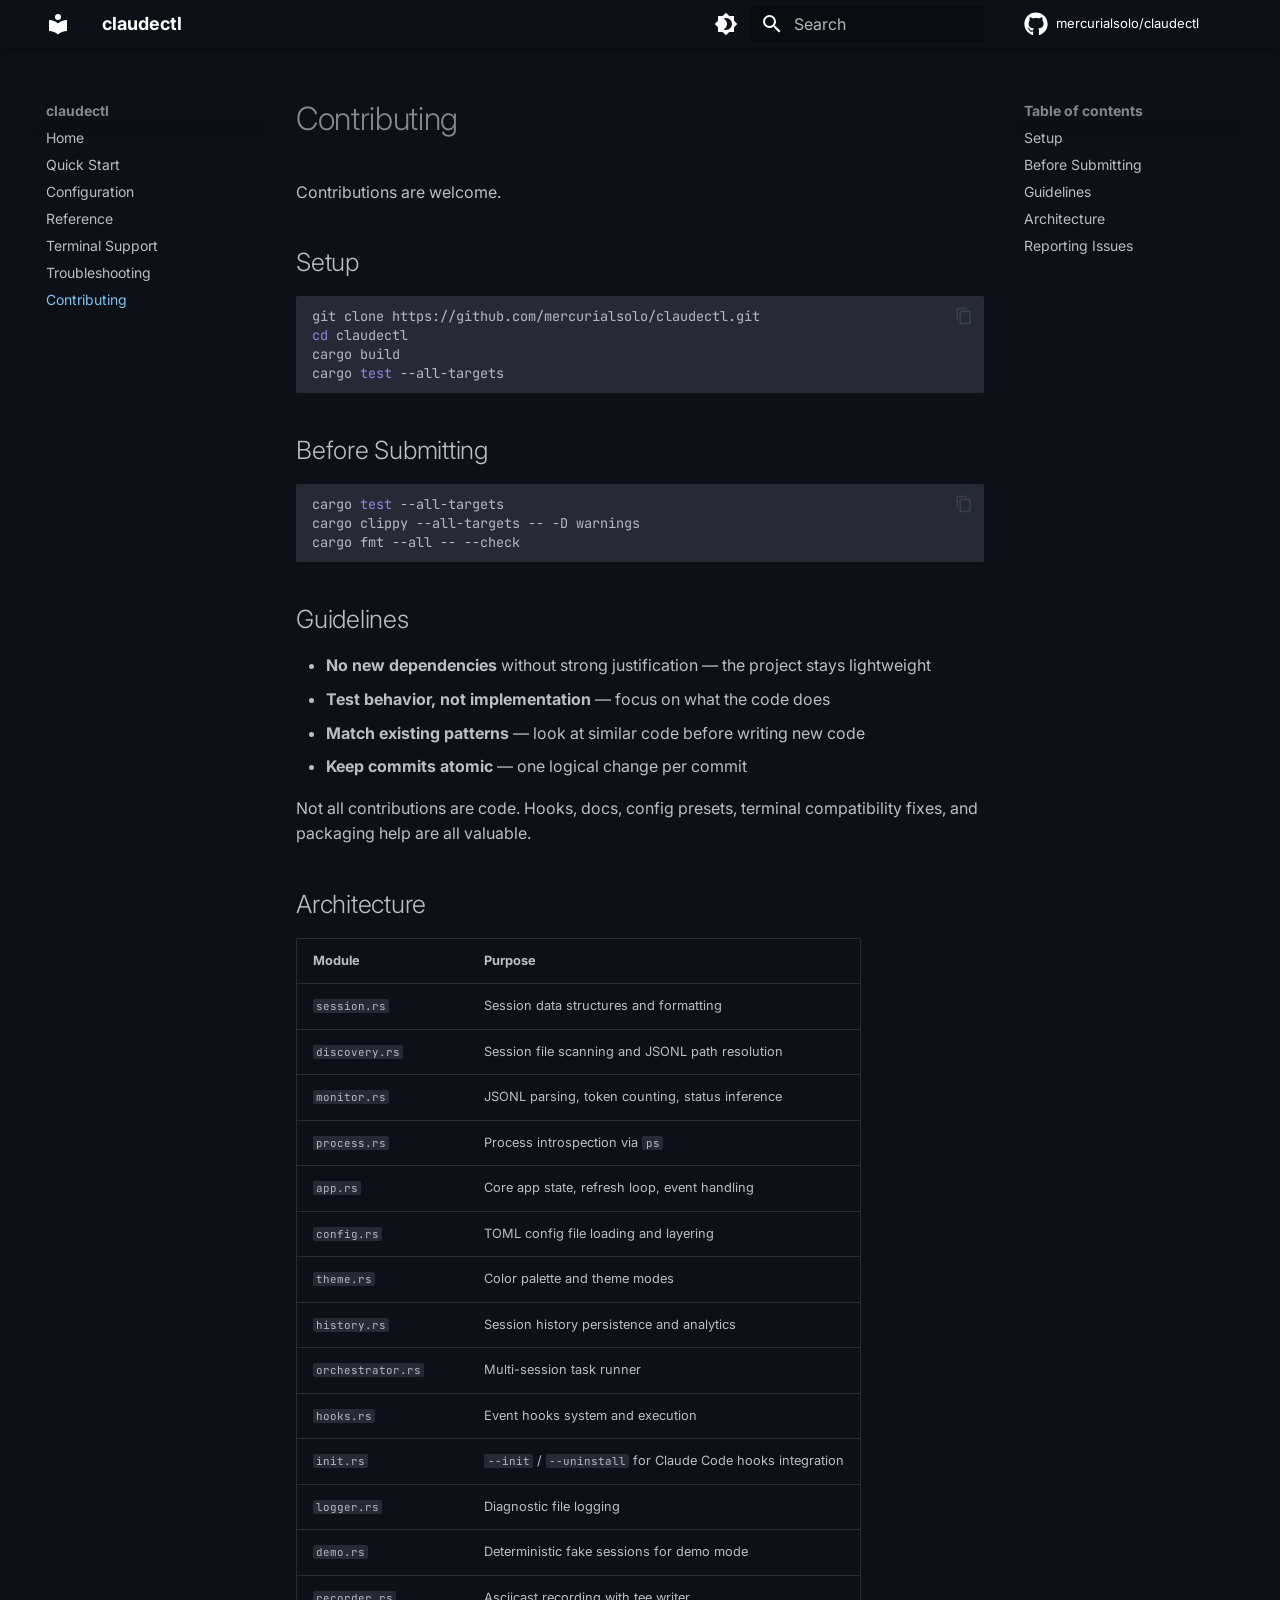
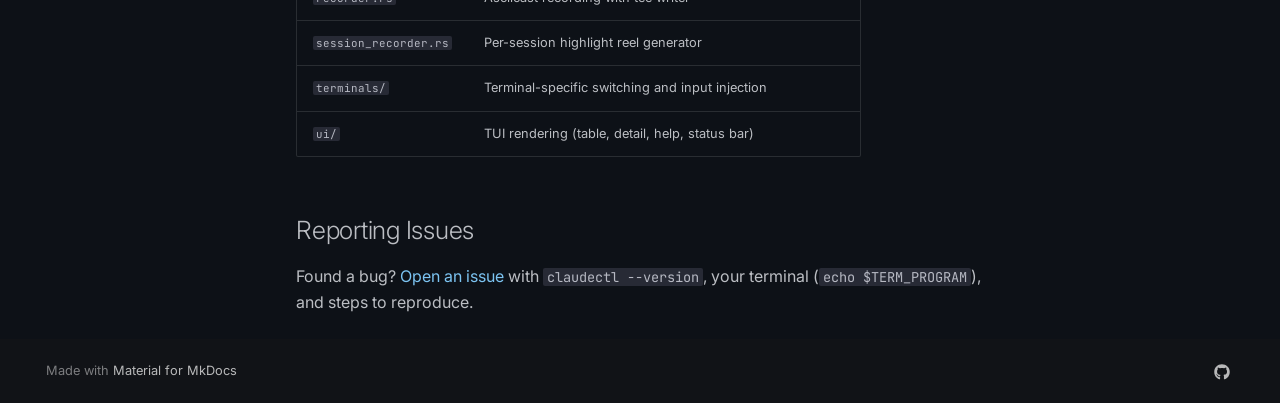
<file: contributing/index.html>
<!doctype html>
<html lang="en" class="no-js">
  <head>
    
      <meta charset="utf-8">
      <meta name="viewport" content="width=device-width,initial-scale=1">
      
        <meta name="description" content="Mission control for Claude Code — supervise, budget, orchestrate, and auto-pilot sessions with a local LLM brain.">
      
      
      
        <link rel="canonical" href="https://mercurialsolo.github.io/claudectl/contributing/">
      
      
        <link rel="prev" href="../troubleshooting/">
      
      
      
        
      
      
      <link rel="icon" href="../assets/images/favicon.png">
      <meta name="generator" content="mkdocs-1.6.1, mkdocs-material-9.7.6">
    
    
      
        <title>Contributing - claudectl</title>
      
    
    
      <link rel="stylesheet" href="../assets/stylesheets/main.484c7ddc.min.css">
      
        
        <link rel="stylesheet" href="../assets/stylesheets/palette.ab4e12ef.min.css">
      
      


    
    
      
    
    
      
        
        
        <link rel="preconnect" href="https://fonts.gstatic.com" crossorigin>
        <link rel="stylesheet" href="https://fonts.googleapis.com/css?family=Inter:300,300i,400,400i,700,700i%7CJetBrains+Mono:400,400i,700,700i&display=fallback">
        <style>:root{--md-text-font:"Inter";--md-code-font:"JetBrains Mono"}</style>
      
    
    
      <link rel="stylesheet" href="../stylesheets/extra.css">
    
    <script>__md_scope=new URL("..",location),__md_hash=e=>[...e].reduce(((e,_)=>(e<<5)-e+_.charCodeAt(0)),0),__md_get=(e,_=localStorage,t=__md_scope)=>JSON.parse(_.getItem(t.pathname+"."+e)),__md_set=(e,_,t=localStorage,a=__md_scope)=>{try{t.setItem(a.pathname+"."+e,JSON.stringify(_))}catch(e){}}</script>
    
      

    
    
  </head>
  
  
    
    
      
    
    
    
    
    <body dir="ltr" data-md-color-scheme="slate" data-md-color-primary="custom" data-md-color-accent="light-green">
  
    
    <input class="md-toggle" data-md-toggle="drawer" type="checkbox" id="__drawer" autocomplete="off">
    <input class="md-toggle" data-md-toggle="search" type="checkbox" id="__search" autocomplete="off">
    <label class="md-overlay" for="__drawer"></label>
    <div data-md-component="skip">
      
        
        <a href="#contributing" class="md-skip">
          Skip to content
        </a>
      
    </div>
    <div data-md-component="announce">
      
    </div>
    
    
      

  

<header class="md-header md-header--shadow" data-md-component="header">
  <nav class="md-header__inner md-grid" aria-label="Header">
    <a href=".." title="claudectl" class="md-header__button md-logo" aria-label="claudectl" data-md-component="logo">
      
  
  <svg xmlns="http://www.w3.org/2000/svg" viewBox="0 0 24 24"><path d="M12 8a3 3 0 0 0 3-3 3 3 0 0 0-3-3 3 3 0 0 0-3 3 3 3 0 0 0 3 3m0 3.54C9.64 9.35 6.5 8 3 8v11c3.5 0 6.64 1.35 9 3.54 2.36-2.19 5.5-3.54 9-3.54V8c-3.5 0-6.64 1.35-9 3.54"/></svg>

    </a>
    <label class="md-header__button md-icon" for="__drawer">
      
      <svg xmlns="http://www.w3.org/2000/svg" viewBox="0 0 24 24"><path d="M3 6h18v2H3zm0 5h18v2H3zm0 5h18v2H3z"/></svg>
    </label>
    <div class="md-header__title" data-md-component="header-title">
      <div class="md-header__ellipsis">
        <div class="md-header__topic">
          <span class="md-ellipsis">
            claudectl
          </span>
        </div>
        <div class="md-header__topic" data-md-component="header-topic">
          <span class="md-ellipsis">
            
              Contributing
            
          </span>
        </div>
      </div>
    </div>
    
      
        <form class="md-header__option" data-md-component="palette">
  
    
    
    
    <input class="md-option" data-md-color-media="" data-md-color-scheme="slate" data-md-color-primary="custom" data-md-color-accent="light-green"  aria-label="Switch to light mode"  type="radio" name="__palette" id="__palette_0">
    
      <label class="md-header__button md-icon" title="Switch to light mode" for="__palette_1" hidden>
        <svg xmlns="http://www.w3.org/2000/svg" viewBox="0 0 24 24"><path d="M12 18c-.89 0-1.74-.2-2.5-.55C11.56 16.5 13 14.42 13 12s-1.44-4.5-3.5-5.45C10.26 6.2 11.11 6 12 6a6 6 0 0 1 6 6 6 6 0 0 1-6 6m8-9.31V4h-4.69L12 .69 8.69 4H4v4.69L.69 12 4 15.31V20h4.69L12 23.31 15.31 20H20v-4.69L23.31 12z"/></svg>
      </label>
    
  
    
    
    
    <input class="md-option" data-md-color-media="" data-md-color-scheme="default" data-md-color-primary="custom" data-md-color-accent="green"  aria-label="Switch to dark mode"  type="radio" name="__palette" id="__palette_1">
    
      <label class="md-header__button md-icon" title="Switch to dark mode" for="__palette_0" hidden>
        <svg xmlns="http://www.w3.org/2000/svg" viewBox="0 0 24 24"><path d="M12 8a4 4 0 0 0-4 4 4 4 0 0 0 4 4 4 4 0 0 0 4-4 4 4 0 0 0-4-4m0 10a6 6 0 0 1-6-6 6 6 0 0 1 6-6 6 6 0 0 1 6 6 6 6 0 0 1-6 6m8-9.31V4h-4.69L12 .69 8.69 4H4v4.69L.69 12 4 15.31V20h4.69L12 23.31 15.31 20H20v-4.69L23.31 12z"/></svg>
      </label>
    
  
</form>
      
    
    
      <script>var palette=__md_get("__palette");if(palette&&palette.color){if("(prefers-color-scheme)"===palette.color.media){var media=matchMedia("(prefers-color-scheme: light)"),input=document.querySelector(media.matches?"[data-md-color-media='(prefers-color-scheme: light)']":"[data-md-color-media='(prefers-color-scheme: dark)']");palette.color.media=input.getAttribute("data-md-color-media"),palette.color.scheme=input.getAttribute("data-md-color-scheme"),palette.color.primary=input.getAttribute("data-md-color-primary"),palette.color.accent=input.getAttribute("data-md-color-accent")}for(var[key,value]of Object.entries(palette.color))document.body.setAttribute("data-md-color-"+key,value)}</script>
    
    
    
      
      
        <label class="md-header__button md-icon" for="__search">
          
          <svg xmlns="http://www.w3.org/2000/svg" viewBox="0 0 24 24"><path d="M9.5 3A6.5 6.5 0 0 1 16 9.5c0 1.61-.59 3.09-1.56 4.23l.27.27h.79l5 5-1.5 1.5-5-5v-.79l-.27-.27A6.52 6.52 0 0 1 9.5 16 6.5 6.5 0 0 1 3 9.5 6.5 6.5 0 0 1 9.5 3m0 2C7 5 5 7 5 9.5S7 14 9.5 14 14 12 14 9.5 12 5 9.5 5"/></svg>
        </label>
        <div class="md-search" data-md-component="search" role="dialog">
  <label class="md-search__overlay" for="__search"></label>
  <div class="md-search__inner" role="search">
    <form class="md-search__form" name="search">
      <input type="text" class="md-search__input" name="query" aria-label="Search" placeholder="Search" autocapitalize="off" autocorrect="off" autocomplete="off" spellcheck="false" data-md-component="search-query" required>
      <label class="md-search__icon md-icon" for="__search">
        
        <svg xmlns="http://www.w3.org/2000/svg" viewBox="0 0 24 24"><path d="M9.5 3A6.5 6.5 0 0 1 16 9.5c0 1.61-.59 3.09-1.56 4.23l.27.27h.79l5 5-1.5 1.5-5-5v-.79l-.27-.27A6.52 6.52 0 0 1 9.5 16 6.5 6.5 0 0 1 3 9.5 6.5 6.5 0 0 1 9.5 3m0 2C7 5 5 7 5 9.5S7 14 9.5 14 14 12 14 9.5 12 5 9.5 5"/></svg>
        
        <svg xmlns="http://www.w3.org/2000/svg" viewBox="0 0 24 24"><path d="M20 11v2H8l5.5 5.5-1.42 1.42L4.16 12l7.92-7.92L13.5 5.5 8 11z"/></svg>
      </label>
      <nav class="md-search__options" aria-label="Search">
        
        <button type="reset" class="md-search__icon md-icon" title="Clear" aria-label="Clear" tabindex="-1">
          
          <svg xmlns="http://www.w3.org/2000/svg" viewBox="0 0 24 24"><path d="M19 6.41 17.59 5 12 10.59 6.41 5 5 6.41 10.59 12 5 17.59 6.41 19 12 13.41 17.59 19 19 17.59 13.41 12z"/></svg>
        </button>
      </nav>
      
        <div class="md-search__suggest" data-md-component="search-suggest"></div>
      
    </form>
    <div class="md-search__output">
      <div class="md-search__scrollwrap" tabindex="0" data-md-scrollfix>
        <div class="md-search-result" data-md-component="search-result">
          <div class="md-search-result__meta">
            Initializing search
          </div>
          <ol class="md-search-result__list" role="presentation"></ol>
        </div>
      </div>
    </div>
  </div>
</div>
      
    
    
      <div class="md-header__source">
        <a href="https://github.com/mercurialsolo/claudectl" title="Go to repository" class="md-source" data-md-component="source">
  <div class="md-source__icon md-icon">
    
    <svg xmlns="http://www.w3.org/2000/svg" viewBox="0 0 512 512"><!--! Font Awesome Free 7.1.0 by @fontawesome - https://fontawesome.com License - https://fontawesome.com/license/free (Icons: CC BY 4.0, Fonts: SIL OFL 1.1, Code: MIT License) Copyright 2025 Fonticons, Inc.--><path d="M173.9 397.4c0 2-2.3 3.6-5.2 3.6-3.3.3-5.6-1.3-5.6-3.6 0-2 2.3-3.6 5.2-3.6 3-.3 5.6 1.3 5.6 3.6m-31.1-4.5c-.7 2 1.3 4.3 4.3 4.9 2.6 1 5.6 0 6.2-2s-1.3-4.3-4.3-5.2c-2.6-.7-5.5.3-6.2 2.3m44.2-1.7c-2.9.7-4.9 2.6-4.6 4.9.3 2 2.9 3.3 5.9 2.6 2.9-.7 4.9-2.6 4.6-4.6-.3-1.9-3-3.2-5.9-2.9M252.8 8C114.1 8 8 113.3 8 252c0 110.9 69.8 205.8 169.5 239.2 12.8 2.3 17.3-5.6 17.3-12.1 0-6.2-.3-40.4-.3-61.4 0 0-70 15-84.7-29.8 0 0-11.4-29.1-27.8-36.6 0 0-22.9-15.7 1.6-15.4 0 0 24.9 2 38.6 25.8 21.9 38.6 58.6 27.5 72.9 20.9 2.3-16 8.8-27.1 16-33.7-55.9-6.2-112.3-14.3-112.3-110.5 0-27.5 7.6-41.3 23.6-58.9-2.6-6.5-11.1-33.3 2.6-67.9 20.9-6.5 69 27 69 27 20-5.6 41.5-8.5 62.8-8.5s42.8 2.9 62.8 8.5c0 0 48.1-33.6 69-27 13.7 34.7 5.2 61.4 2.6 67.9 16 17.7 25.8 31.5 25.8 58.9 0 96.5-58.9 104.2-114.8 110.5 9.2 7.9 17 22.9 17 46.4 0 33.7-.3 75.4-.3 83.6 0 6.5 4.6 14.4 17.3 12.1C436.2 457.8 504 362.9 504 252 504 113.3 391.5 8 252.8 8M105.2 352.9c-1.3 1-1 3.3.7 5.2 1.6 1.6 3.9 2.3 5.2 1 1.3-1 1-3.3-.7-5.2-1.6-1.6-3.9-2.3-5.2-1m-10.8-8.1c-.7 1.3.3 2.9 2.3 3.9 1.6 1 3.6.7 4.3-.7.7-1.3-.3-2.9-2.3-3.9-2-.6-3.6-.3-4.3.7m32.4 35.6c-1.6 1.3-1 4.3 1.3 6.2 2.3 2.3 5.2 2.6 6.5 1 1.3-1.3.7-4.3-1.3-6.2-2.2-2.3-5.2-2.6-6.5-1m-11.4-14.7c-1.6 1-1.6 3.6 0 5.9s4.3 3.3 5.6 2.3c1.6-1.3 1.6-3.9 0-6.2-1.4-2.3-4-3.3-5.6-2"/></svg>
  </div>
  <div class="md-source__repository">
    mercurialsolo/claudectl
  </div>
</a>
      </div>
    
  </nav>
  
</header>
    
    <div class="md-container" data-md-component="container">
      
      
        
          
        
      
      <main class="md-main" data-md-component="main">
        <div class="md-main__inner md-grid">
          
            
              
              <div class="md-sidebar md-sidebar--primary" data-md-component="sidebar" data-md-type="navigation" >
                <div class="md-sidebar__scrollwrap">
                  <div class="md-sidebar__inner">
                    



<nav class="md-nav md-nav--primary" aria-label="Navigation" data-md-level="0">
  <label class="md-nav__title" for="__drawer">
    <a href=".." title="claudectl" class="md-nav__button md-logo" aria-label="claudectl" data-md-component="logo">
      
  
  <svg xmlns="http://www.w3.org/2000/svg" viewBox="0 0 24 24"><path d="M12 8a3 3 0 0 0 3-3 3 3 0 0 0-3-3 3 3 0 0 0-3 3 3 3 0 0 0 3 3m0 3.54C9.64 9.35 6.5 8 3 8v11c3.5 0 6.64 1.35 9 3.54 2.36-2.19 5.5-3.54 9-3.54V8c-3.5 0-6.64 1.35-9 3.54"/></svg>

    </a>
    claudectl
  </label>
  
    <div class="md-nav__source">
      <a href="https://github.com/mercurialsolo/claudectl" title="Go to repository" class="md-source" data-md-component="source">
  <div class="md-source__icon md-icon">
    
    <svg xmlns="http://www.w3.org/2000/svg" viewBox="0 0 512 512"><!--! Font Awesome Free 7.1.0 by @fontawesome - https://fontawesome.com License - https://fontawesome.com/license/free (Icons: CC BY 4.0, Fonts: SIL OFL 1.1, Code: MIT License) Copyright 2025 Fonticons, Inc.--><path d="M173.9 397.4c0 2-2.3 3.6-5.2 3.6-3.3.3-5.6-1.3-5.6-3.6 0-2 2.3-3.6 5.2-3.6 3-.3 5.6 1.3 5.6 3.6m-31.1-4.5c-.7 2 1.3 4.3 4.3 4.9 2.6 1 5.6 0 6.2-2s-1.3-4.3-4.3-5.2c-2.6-.7-5.5.3-6.2 2.3m44.2-1.7c-2.9.7-4.9 2.6-4.6 4.9.3 2 2.9 3.3 5.9 2.6 2.9-.7 4.9-2.6 4.6-4.6-.3-1.9-3-3.2-5.9-2.9M252.8 8C114.1 8 8 113.3 8 252c0 110.9 69.8 205.8 169.5 239.2 12.8 2.3 17.3-5.6 17.3-12.1 0-6.2-.3-40.4-.3-61.4 0 0-70 15-84.7-29.8 0 0-11.4-29.1-27.8-36.6 0 0-22.9-15.7 1.6-15.4 0 0 24.9 2 38.6 25.8 21.9 38.6 58.6 27.5 72.9 20.9 2.3-16 8.8-27.1 16-33.7-55.9-6.2-112.3-14.3-112.3-110.5 0-27.5 7.6-41.3 23.6-58.9-2.6-6.5-11.1-33.3 2.6-67.9 20.9-6.5 69 27 69 27 20-5.6 41.5-8.5 62.8-8.5s42.8 2.9 62.8 8.5c0 0 48.1-33.6 69-27 13.7 34.7 5.2 61.4 2.6 67.9 16 17.7 25.8 31.5 25.8 58.9 0 96.5-58.9 104.2-114.8 110.5 9.2 7.9 17 22.9 17 46.4 0 33.7-.3 75.4-.3 83.6 0 6.5 4.6 14.4 17.3 12.1C436.2 457.8 504 362.9 504 252 504 113.3 391.5 8 252.8 8M105.2 352.9c-1.3 1-1 3.3.7 5.2 1.6 1.6 3.9 2.3 5.2 1 1.3-1 1-3.3-.7-5.2-1.6-1.6-3.9-2.3-5.2-1m-10.8-8.1c-.7 1.3.3 2.9 2.3 3.9 1.6 1 3.6.7 4.3-.7.7-1.3-.3-2.9-2.3-3.9-2-.6-3.6-.3-4.3.7m32.4 35.6c-1.6 1.3-1 4.3 1.3 6.2 2.3 2.3 5.2 2.6 6.5 1 1.3-1.3.7-4.3-1.3-6.2-2.2-2.3-5.2-2.6-6.5-1m-11.4-14.7c-1.6 1-1.6 3.6 0 5.9s4.3 3.3 5.6 2.3c1.6-1.3 1.6-3.9 0-6.2-1.4-2.3-4-3.3-5.6-2"/></svg>
  </div>
  <div class="md-source__repository">
    mercurialsolo/claudectl
  </div>
</a>
    </div>
  
  <ul class="md-nav__list" data-md-scrollfix>
    
      
      
  
  
  
  
    <li class="md-nav__item">
      <a href=".." class="md-nav__link">
        
  
  
  <span class="md-ellipsis">
    
  
    Home
  

    
  </span>
  
  

      </a>
    </li>
  

    
      
      
  
  
  
  
    <li class="md-nav__item">
      <a href="../quickstart/" class="md-nav__link">
        
  
  
  <span class="md-ellipsis">
    
  
    Quick Start
  

    
  </span>
  
  

      </a>
    </li>
  

    
      
      
  
  
  
  
    <li class="md-nav__item">
      <a href="../configuration/" class="md-nav__link">
        
  
  
  <span class="md-ellipsis">
    
  
    Configuration
  

    
  </span>
  
  

      </a>
    </li>
  

    
      
      
  
  
  
  
    <li class="md-nav__item">
      <a href="../reference/" class="md-nav__link">
        
  
  
  <span class="md-ellipsis">
    
  
    Reference
  

    
  </span>
  
  

      </a>
    </li>
  

    
      
      
  
  
  
  
    <li class="md-nav__item">
      <a href="../terminal-support/" class="md-nav__link">
        
  
  
  <span class="md-ellipsis">
    
  
    Terminal Support
  

    
  </span>
  
  

      </a>
    </li>
  

    
      
      
  
  
  
  
    <li class="md-nav__item">
      <a href="../troubleshooting/" class="md-nav__link">
        
  
  
  <span class="md-ellipsis">
    
  
    Troubleshooting
  

    
  </span>
  
  

      </a>
    </li>
  

    
      
      
  
  
    
  
  
  
    <li class="md-nav__item md-nav__item--active">
      
      <input class="md-nav__toggle md-toggle" type="checkbox" id="__toc">
      
      
        
      
      
        <label class="md-nav__link md-nav__link--active" for="__toc">
          
  
  
  <span class="md-ellipsis">
    
  
    Contributing
  

    
  </span>
  
  

          <span class="md-nav__icon md-icon"></span>
        </label>
      
      <a href="./" class="md-nav__link md-nav__link--active">
        
  
  
  <span class="md-ellipsis">
    
  
    Contributing
  

    
  </span>
  
  

      </a>
      
        

<nav class="md-nav md-nav--secondary" aria-label="Table of contents">
  
  
  
    
  
  
    <label class="md-nav__title" for="__toc">
      <span class="md-nav__icon md-icon"></span>
      Table of contents
    </label>
    <ul class="md-nav__list" data-md-component="toc" data-md-scrollfix>
      
        <li class="md-nav__item">
  <a href="#setup" class="md-nav__link">
    <span class="md-ellipsis">
      
        Setup
      
    </span>
  </a>
  
</li>
      
        <li class="md-nav__item">
  <a href="#before-submitting" class="md-nav__link">
    <span class="md-ellipsis">
      
        Before Submitting
      
    </span>
  </a>
  
</li>
      
        <li class="md-nav__item">
  <a href="#guidelines" class="md-nav__link">
    <span class="md-ellipsis">
      
        Guidelines
      
    </span>
  </a>
  
</li>
      
        <li class="md-nav__item">
  <a href="#architecture" class="md-nav__link">
    <span class="md-ellipsis">
      
        Architecture
      
    </span>
  </a>
  
</li>
      
        <li class="md-nav__item">
  <a href="#reporting-issues" class="md-nav__link">
    <span class="md-ellipsis">
      
        Reporting Issues
      
    </span>
  </a>
  
</li>
      
    </ul>
  
</nav>
      
    </li>
  

    
  </ul>
</nav>
                  </div>
                </div>
              </div>
            
            
              
              <div class="md-sidebar md-sidebar--secondary" data-md-component="sidebar" data-md-type="toc" >
                <div class="md-sidebar__scrollwrap">
                  <div class="md-sidebar__inner">
                    

<nav class="md-nav md-nav--secondary" aria-label="Table of contents">
  
  
  
    
  
  
    <label class="md-nav__title" for="__toc">
      <span class="md-nav__icon md-icon"></span>
      Table of contents
    </label>
    <ul class="md-nav__list" data-md-component="toc" data-md-scrollfix>
      
        <li class="md-nav__item">
  <a href="#setup" class="md-nav__link">
    <span class="md-ellipsis">
      
        Setup
      
    </span>
  </a>
  
</li>
      
        <li class="md-nav__item">
  <a href="#before-submitting" class="md-nav__link">
    <span class="md-ellipsis">
      
        Before Submitting
      
    </span>
  </a>
  
</li>
      
        <li class="md-nav__item">
  <a href="#guidelines" class="md-nav__link">
    <span class="md-ellipsis">
      
        Guidelines
      
    </span>
  </a>
  
</li>
      
        <li class="md-nav__item">
  <a href="#architecture" class="md-nav__link">
    <span class="md-ellipsis">
      
        Architecture
      
    </span>
  </a>
  
</li>
      
        <li class="md-nav__item">
  <a href="#reporting-issues" class="md-nav__link">
    <span class="md-ellipsis">
      
        Reporting Issues
      
    </span>
  </a>
  
</li>
      
    </ul>
  
</nav>
                  </div>
                </div>
              </div>
            
          
          
            <div class="md-content" data-md-component="content">
              
              <article class="md-content__inner md-typeset">
                
                  


  
  


<h1 id="contributing">Contributing</h1>
<p>Contributions are welcome.</p>
<h2 id="setup">Setup</h2>
<div class="highlight"><pre><span></span><code><a id="__codelineno-0-1" name="__codelineno-0-1" href="#__codelineno-0-1"></a>git<span class="w"> </span>clone<span class="w"> </span>https://github.com/mercurialsolo/claudectl.git
<a id="__codelineno-0-2" name="__codelineno-0-2" href="#__codelineno-0-2"></a><span class="nb">cd</span><span class="w"> </span>claudectl
<a id="__codelineno-0-3" name="__codelineno-0-3" href="#__codelineno-0-3"></a>cargo<span class="w"> </span>build
<a id="__codelineno-0-4" name="__codelineno-0-4" href="#__codelineno-0-4"></a>cargo<span class="w"> </span><span class="nb">test</span><span class="w"> </span>--all-targets
</code></pre></div>
<h2 id="before-submitting">Before Submitting</h2>
<div class="highlight"><pre><span></span><code><a id="__codelineno-1-1" name="__codelineno-1-1" href="#__codelineno-1-1"></a>cargo<span class="w"> </span><span class="nb">test</span><span class="w"> </span>--all-targets
<a id="__codelineno-1-2" name="__codelineno-1-2" href="#__codelineno-1-2"></a>cargo<span class="w"> </span>clippy<span class="w"> </span>--all-targets<span class="w"> </span>--<span class="w"> </span>-D<span class="w"> </span>warnings
<a id="__codelineno-1-3" name="__codelineno-1-3" href="#__codelineno-1-3"></a>cargo<span class="w"> </span>fmt<span class="w"> </span>--all<span class="w"> </span>--<span class="w"> </span>--check
</code></pre></div>
<h2 id="guidelines">Guidelines</h2>
<ul>
<li><strong>No new dependencies</strong> without strong justification — the project stays lightweight</li>
<li><strong>Test behavior, not implementation</strong> — focus on what the code does</li>
<li><strong>Match existing patterns</strong> — look at similar code before writing new code</li>
<li><strong>Keep commits atomic</strong> — one logical change per commit</li>
</ul>
<p>Not all contributions are code. Hooks, docs, config presets, terminal compatibility fixes, and packaging help are all valuable.</p>
<h2 id="architecture">Architecture</h2>
<table>
<thead>
<tr>
<th>Module</th>
<th>Purpose</th>
</tr>
</thead>
<tbody>
<tr>
<td><code>session.rs</code></td>
<td>Session data structures and formatting</td>
</tr>
<tr>
<td><code>discovery.rs</code></td>
<td>Session file scanning and JSONL path resolution</td>
</tr>
<tr>
<td><code>monitor.rs</code></td>
<td>JSONL parsing, token counting, status inference</td>
</tr>
<tr>
<td><code>process.rs</code></td>
<td>Process introspection via <code>ps</code></td>
</tr>
<tr>
<td><code>app.rs</code></td>
<td>Core app state, refresh loop, event handling</td>
</tr>
<tr>
<td><code>config.rs</code></td>
<td>TOML config file loading and layering</td>
</tr>
<tr>
<td><code>theme.rs</code></td>
<td>Color palette and theme modes</td>
</tr>
<tr>
<td><code>history.rs</code></td>
<td>Session history persistence and analytics</td>
</tr>
<tr>
<td><code>orchestrator.rs</code></td>
<td>Multi-session task runner</td>
</tr>
<tr>
<td><code>hooks.rs</code></td>
<td>Event hooks system and execution</td>
</tr>
<tr>
<td><code>init.rs</code></td>
<td><code>--init</code> / <code>--uninstall</code> for Claude Code hooks integration</td>
</tr>
<tr>
<td><code>logger.rs</code></td>
<td>Diagnostic file logging</td>
</tr>
<tr>
<td><code>demo.rs</code></td>
<td>Deterministic fake sessions for demo mode</td>
</tr>
<tr>
<td><code>recorder.rs</code></td>
<td>Asciicast recording with tee writer</td>
</tr>
<tr>
<td><code>session_recorder.rs</code></td>
<td>Per-session highlight reel generator</td>
</tr>
<tr>
<td><code>terminals/</code></td>
<td>Terminal-specific switching and input injection</td>
</tr>
<tr>
<td><code>ui/</code></td>
<td>TUI rendering (table, detail, help, status bar)</td>
</tr>
</tbody>
</table>
<h2 id="reporting-issues">Reporting Issues</h2>
<p>Found a bug? <a href="https://github.com/mercurialsolo/claudectl/issues/new">Open an issue</a> with <code>claudectl --version</code>, your terminal (<code>echo $TERM_PROGRAM</code>), and steps to reproduce.</p>












                
              </article>
            </div>
          
          
<script>var target=document.getElementById(location.hash.slice(1));target&&target.name&&(target.checked=target.name.startsWith("__tabbed_"))</script>
        </div>
        
          <button type="button" class="md-top md-icon" data-md-component="top" hidden>
  
  <svg xmlns="http://www.w3.org/2000/svg" viewBox="0 0 24 24"><path d="M13 20h-2V8l-5.5 5.5-1.42-1.42L12 4.16l7.92 7.92-1.42 1.42L13 8z"/></svg>
  Back to top
</button>
        
      </main>
      
        <footer class="md-footer">
  
  <div class="md-footer-meta md-typeset">
    <div class="md-footer-meta__inner md-grid">
      <div class="md-copyright">
  
  
    Made with
    <a href="https://squidfunk.github.io/mkdocs-material/" target="_blank" rel="noopener">
      Material for MkDocs
    </a>
  
</div>
      
        
<div class="md-social">
  
    
    
    
    
      
      
    
    <a href="https://github.com/mercurialsolo/claudectl" target="_blank" rel="noopener" title="github.com" class="md-social__link">
      <svg xmlns="http://www.w3.org/2000/svg" viewBox="0 0 512 512"><!--! Font Awesome Free 7.1.0 by @fontawesome - https://fontawesome.com License - https://fontawesome.com/license/free (Icons: CC BY 4.0, Fonts: SIL OFL 1.1, Code: MIT License) Copyright 2025 Fonticons, Inc.--><path d="M173.9 397.4c0 2-2.3 3.6-5.2 3.6-3.3.3-5.6-1.3-5.6-3.6 0-2 2.3-3.6 5.2-3.6 3-.3 5.6 1.3 5.6 3.6m-31.1-4.5c-.7 2 1.3 4.3 4.3 4.9 2.6 1 5.6 0 6.2-2s-1.3-4.3-4.3-5.2c-2.6-.7-5.5.3-6.2 2.3m44.2-1.7c-2.9.7-4.9 2.6-4.6 4.9.3 2 2.9 3.3 5.9 2.6 2.9-.7 4.9-2.6 4.6-4.6-.3-1.9-3-3.2-5.9-2.9M252.8 8C114.1 8 8 113.3 8 252c0 110.9 69.8 205.8 169.5 239.2 12.8 2.3 17.3-5.6 17.3-12.1 0-6.2-.3-40.4-.3-61.4 0 0-70 15-84.7-29.8 0 0-11.4-29.1-27.8-36.6 0 0-22.9-15.7 1.6-15.4 0 0 24.9 2 38.6 25.8 21.9 38.6 58.6 27.5 72.9 20.9 2.3-16 8.8-27.1 16-33.7-55.9-6.2-112.3-14.3-112.3-110.5 0-27.5 7.6-41.3 23.6-58.9-2.6-6.5-11.1-33.3 2.6-67.9 20.9-6.5 69 27 69 27 20-5.6 41.5-8.5 62.8-8.5s42.8 2.9 62.8 8.5c0 0 48.1-33.6 69-27 13.7 34.7 5.2 61.4 2.6 67.9 16 17.7 25.8 31.5 25.8 58.9 0 96.5-58.9 104.2-114.8 110.5 9.2 7.9 17 22.9 17 46.4 0 33.7-.3 75.4-.3 83.6 0 6.5 4.6 14.4 17.3 12.1C436.2 457.8 504 362.9 504 252 504 113.3 391.5 8 252.8 8M105.2 352.9c-1.3 1-1 3.3.7 5.2 1.6 1.6 3.9 2.3 5.2 1 1.3-1 1-3.3-.7-5.2-1.6-1.6-3.9-2.3-5.2-1m-10.8-8.1c-.7 1.3.3 2.9 2.3 3.9 1.6 1 3.6.7 4.3-.7.7-1.3-.3-2.9-2.3-3.9-2-.6-3.6-.3-4.3.7m32.4 35.6c-1.6 1.3-1 4.3 1.3 6.2 2.3 2.3 5.2 2.6 6.5 1 1.3-1.3.7-4.3-1.3-6.2-2.2-2.3-5.2-2.6-6.5-1m-11.4-14.7c-1.6 1-1.6 3.6 0 5.9s4.3 3.3 5.6 2.3c1.6-1.3 1.6-3.9 0-6.2-1.4-2.3-4-3.3-5.6-2"/></svg>
    </a>
  
</div>
      
    </div>
  </div>
</footer>
      
    </div>
    <div class="md-dialog" data-md-component="dialog">
      <div class="md-dialog__inner md-typeset"></div>
    </div>
    
    
    
      
      
      <script id="__config" type="application/json">{"annotate": null, "base": "..", "features": ["navigation.instant", "navigation.tracking", "navigation.sections", "navigation.expand", "navigation.top", "search.suggest", "search.highlight", "content.code.copy", "content.code.annotate", "toc.follow"], "search": "../assets/javascripts/workers/search.2c215733.min.js", "tags": null, "translations": {"clipboard.copied": "Copied to clipboard", "clipboard.copy": "Copy to clipboard", "search.result.more.one": "1 more on this page", "search.result.more.other": "# more on this page", "search.result.none": "No matching documents", "search.result.one": "1 matching document", "search.result.other": "# matching documents", "search.result.placeholder": "Type to start searching", "search.result.term.missing": "Missing", "select.version": "Select version"}, "version": null}</script>
    
    
      <script src="../assets/javascripts/bundle.79ae519e.min.js"></script>
      
    
  </body>
</html>
</file>
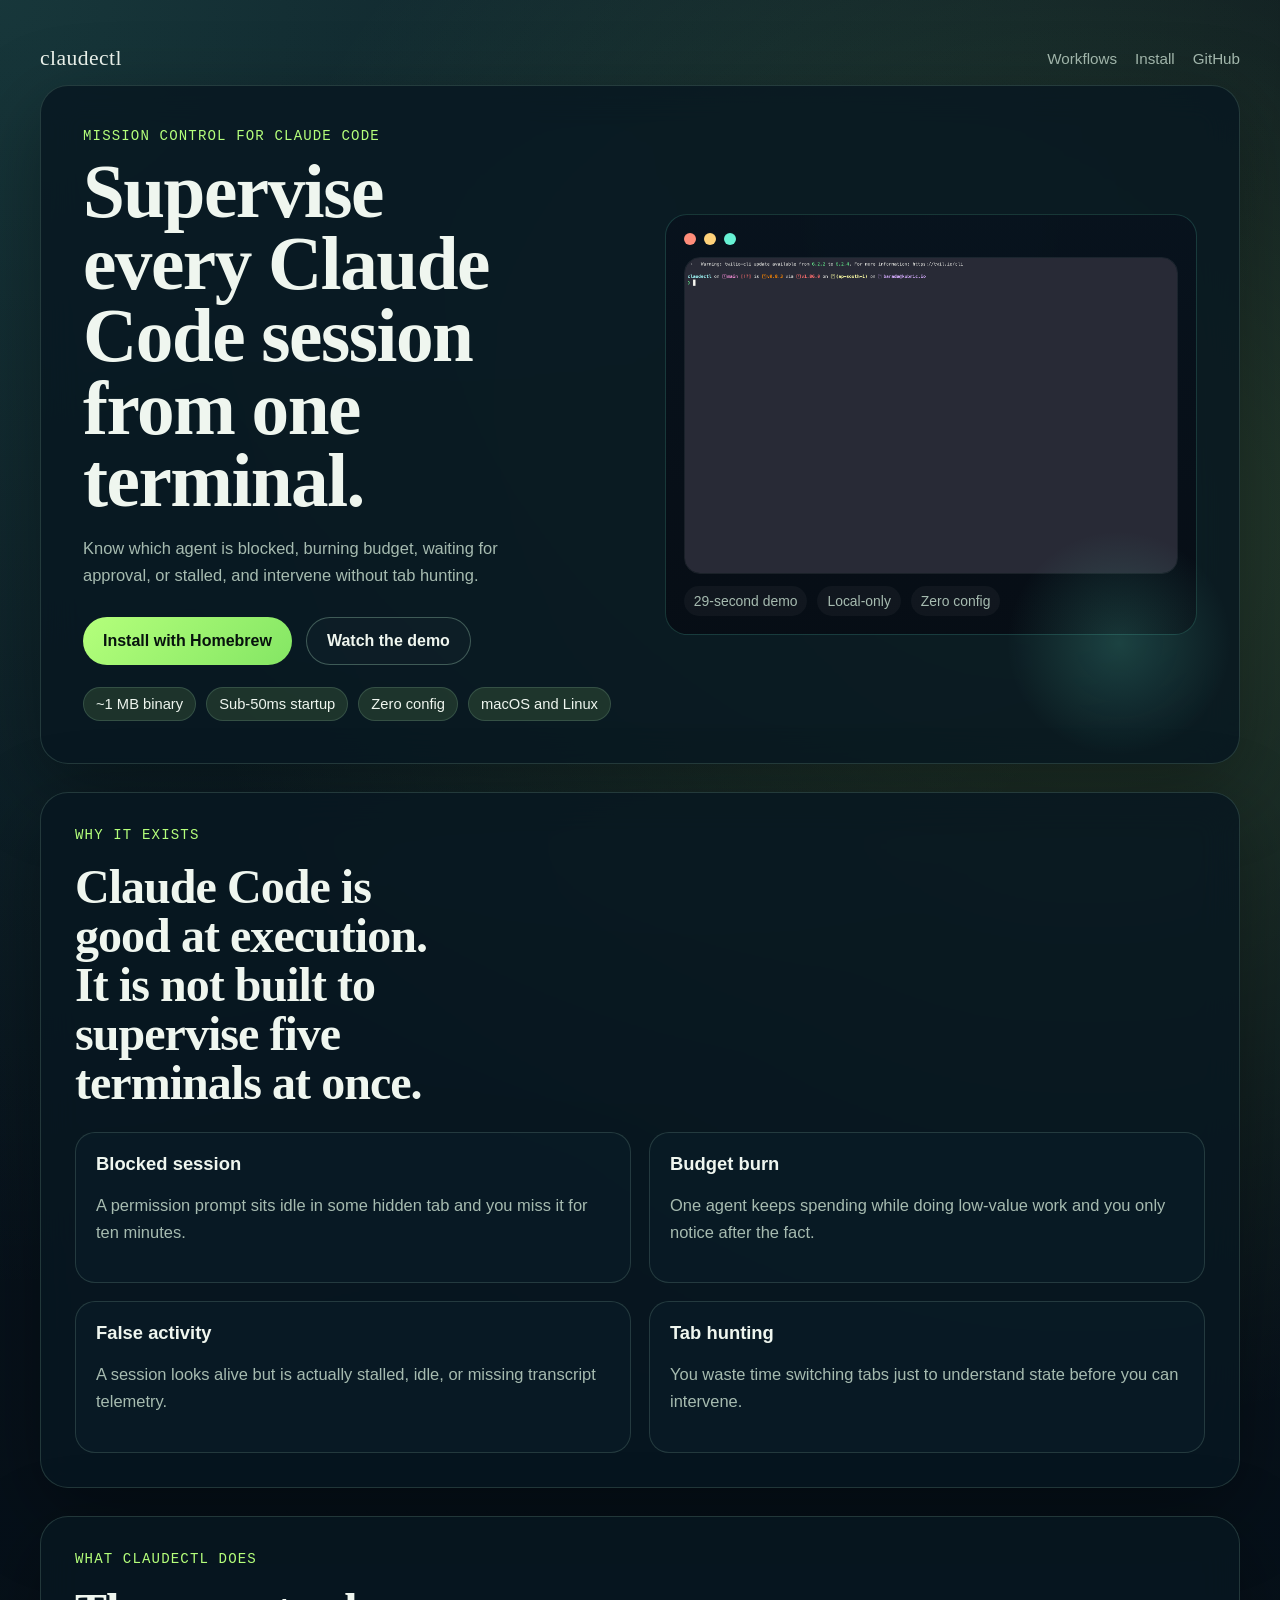
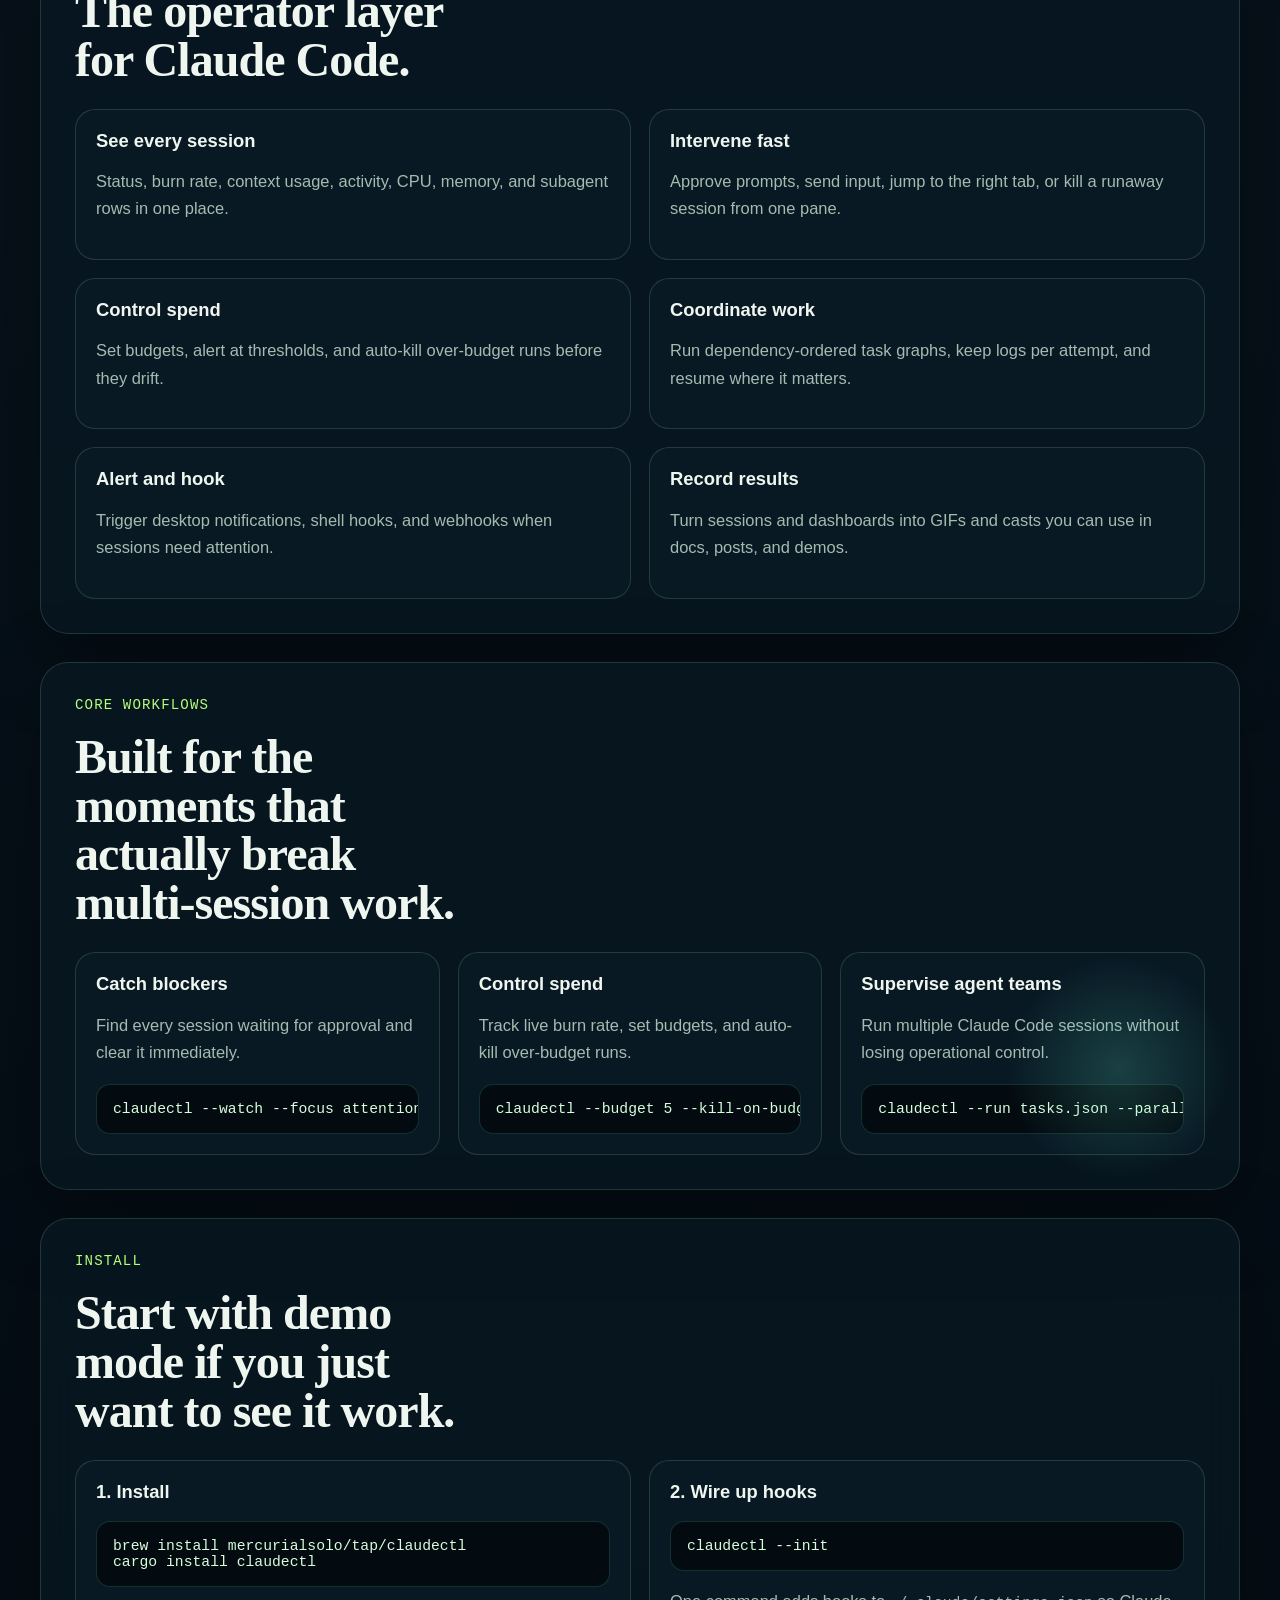
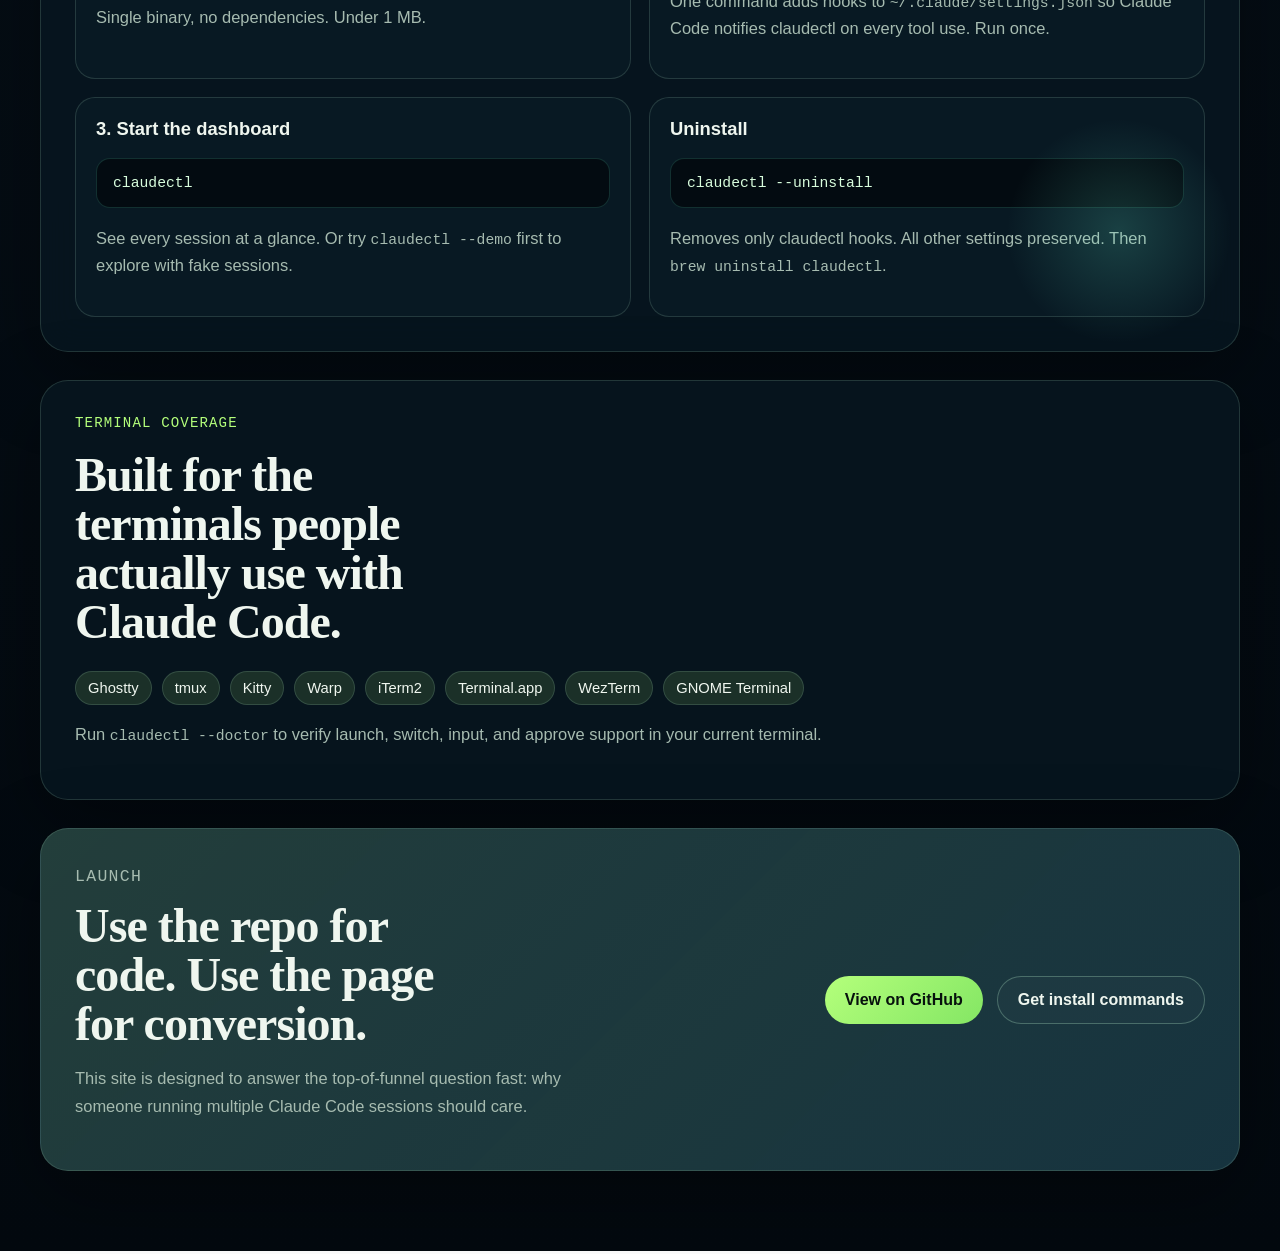
<file: docs/index.html>
<!DOCTYPE html>
<html lang="en">
  <head>
    <meta charset="UTF-8" />
    <meta name="viewport" content="width=device-width, initial-scale=1.0" />
    <title>claudectl | Mission Control for Claude Code</title>
    <meta
      name="description"
      content="Supervise every Claude Code session from one terminal. See blocked agents, control spend, approve prompts, and coordinate multi-session work without tab hunting."
    />
    <meta property="og:title" content="claudectl | Mission Control for Claude Code" />
    <meta
      property="og:description"
      content="Run multiple Claude Code sessions without tab hunting. Catch blockers, control spend, approve prompts, and intervene from one terminal dashboard."
    />
    <meta property="og:type" content="website" />
    <meta property="og:url" content="https://mercurialsolo.github.io/claudectl/" />
    <meta
      property="og:image"
      content="https://mercurialsolo.github.io/claudectl/assets/github-social-preview.png"
    />
    <meta name="twitter:card" content="summary_large_image" />
    <meta name="twitter:title" content="claudectl | Mission Control for Claude Code" />
    <meta
      name="twitter:description"
      content="Supervise every Claude Code session from one terminal."
    />
    <meta
      name="twitter:image"
      content="https://mercurialsolo.github.io/claudectl/assets/github-social-preview.png"
    />
    <link rel="stylesheet" href="styles.css" />
  </head>
  <body>
    <div class="page-shell">
      <header class="site-header">
        <a class="brand" href="#top">claudectl</a>
        <nav class="site-nav">
          <a href="#workflows">Workflows</a>
          <a href="#install">Install</a>
          <a href="https://github.com/mercurialsolo/claudectl">GitHub</a>
        </nav>
      </header>

      <main id="top">
        <section class="hero">
          <div class="hero-copy">
            <p class="eyebrow">Mission control for Claude Code</p>
            <h1>Supervise every Claude Code session from one terminal.</h1>
            <p class="hero-text">
              Know which agent is blocked, burning budget, waiting for approval,
              or stalled, and intervene without tab hunting.
            </p>
            <div class="cta-row">
              <a class="button button-primary" href="#install">Install with Homebrew</a>
              <a
                class="button button-secondary"
                href="https://asciinema.org/a/bovJrUq2vEmC08NU"
                >Watch the demo</a
              >
            </div>
            <ul class="proof-strip" aria-label="claudectl proof points">
              <li>~1 MB binary</li>
              <li>Sub-50ms startup</li>
              <li>Zero config</li>
              <li>macOS and Linux</li>
            </ul>
          </div>

          <div class="hero-panel">
            <div class="panel-chrome">
              <span></span>
              <span></span>
              <span></span>
            </div>
            <a
              class="demo-frame"
              href="https://asciinema.org/a/bovJrUq2vEmC08NU"
              aria-label="Open claudectl demo on Asciinema"
            >
              <img
                src="assets/claudectl-demo-hero.gif"
                alt="Animated claudectl dashboard demo"
                width="1785"
                height="1142"
              />
            </a>
            <div class="hero-caption">
              <span>29-second demo</span>
              <span>Local-only</span>
              <span>Zero config</span>
            </div>
          </div>
        </section>

        <section class="problem">
          <div class="section-heading">
            <p class="eyebrow">Why it exists</p>
            <h2>Claude Code is good at execution. It is not built to supervise five terminals at once.</h2>
          </div>
          <div class="problem-grid">
            <article class="problem-card">
              <h3>Blocked session</h3>
              <p>A permission prompt sits idle in some hidden tab and you miss it for ten minutes.</p>
            </article>
            <article class="problem-card">
              <h3>Budget burn</h3>
              <p>One agent keeps spending while doing low-value work and you only notice after the fact.</p>
            </article>
            <article class="problem-card">
              <h3>False activity</h3>
              <p>A session looks alive but is actually stalled, idle, or missing transcript telemetry.</p>
            </article>
            <article class="problem-card">
              <h3>Tab hunting</h3>
              <p>You waste time switching tabs just to understand state before you can intervene.</p>
            </article>
          </div>
        </section>

        <section class="solution">
          <div class="section-heading">
            <p class="eyebrow">What claudectl does</p>
            <h2>The operator layer for Claude Code.</h2>
          </div>
          <div class="feature-grid">
            <article class="feature-card">
              <h3>See every session</h3>
              <p>Status, burn rate, context usage, activity, CPU, memory, and subagent rows in one place.</p>
            </article>
            <article class="feature-card">
              <h3>Intervene fast</h3>
              <p>Approve prompts, send input, jump to the right tab, or kill a runaway session from one pane.</p>
            </article>
            <article class="feature-card">
              <h3>Control spend</h3>
              <p>Set budgets, alert at thresholds, and auto-kill over-budget runs before they drift.</p>
            </article>
            <article class="feature-card">
              <h3>Coordinate work</h3>
              <p>Run dependency-ordered task graphs, keep logs per attempt, and resume where it matters.</p>
            </article>
            <article class="feature-card">
              <h3>Alert and hook</h3>
              <p>Trigger desktop notifications, shell hooks, and webhooks when sessions need attention.</p>
            </article>
            <article class="feature-card">
              <h3>Record results</h3>
              <p>Turn sessions and dashboards into GIFs and casts you can use in docs, posts, and demos.</p>
            </article>
          </div>
        </section>

        <section id="workflows" class="workflow-section">
          <div class="section-heading">
            <p class="eyebrow">Core workflows</p>
            <h2>Built for the moments that actually break multi-session work.</h2>
          </div>
          <div class="workflow-grid">
            <article class="workflow-card">
              <h3>Catch blockers</h3>
              <p>Find every session waiting for approval and clear it immediately.</p>
              <pre><code>claudectl --watch --focus attention</code></pre>
            </article>
            <article class="workflow-card">
              <h3>Control spend</h3>
              <p>Track live burn rate, set budgets, and auto-kill over-budget runs.</p>
              <pre><code>claudectl --budget 5 --kill-on-budget</code></pre>
            </article>
            <article class="workflow-card">
              <h3>Supervise agent teams</h3>
              <p>Run multiple Claude Code sessions without losing operational control.</p>
              <pre><code>claudectl --run tasks.json --parallel</code></pre>
            </article>
          </div>
        </section>

        <section id="install" class="install-section">
          <div class="section-heading">
            <p class="eyebrow">Install</p>
            <h2>Start with demo mode if you just want to see it work.</h2>
          </div>

          <div class="install-grid">
            <article class="install-card">
              <h3>1. Install</h3>
              <pre><code>brew install mercurialsolo/tap/claudectl
cargo install claudectl</code></pre>
              <p>Single binary, no dependencies. Under 1 MB.</p>
            </article>

            <article class="install-card">
              <h3>2. Wire up hooks</h3>
              <pre><code>claudectl --init</code></pre>
              <p>One command adds hooks to <code>~/.claude/settings.json</code> so Claude Code notifies claudectl on every tool use. Run once.</p>
            </article>

            <article class="install-card">
              <h3>3. Start the dashboard</h3>
              <pre><code>claudectl</code></pre>
              <p>See every session at a glance. Or try <code>claudectl --demo</code> first to explore with fake sessions.</p>
            </article>

            <article class="install-card">
              <h3>Uninstall</h3>
              <pre><code>claudectl --uninstall</code></pre>
              <p>Removes only claudectl hooks. All other settings preserved. Then <code>brew uninstall claudectl</code>.</p>
            </article>
          </div>
        </section>

        <section class="terminal-section">
          <div class="section-heading">
            <p class="eyebrow">Terminal coverage</p>
            <h2>Built for the terminals people actually use with Claude Code.</h2>
          </div>
          <ul class="terminal-list">
            <li>Ghostty</li>
            <li>tmux</li>
            <li>Kitty</li>
            <li>Warp</li>
            <li>iTerm2</li>
            <li>Terminal.app</li>
            <li>WezTerm</li>
            <li>GNOME Terminal</li>
          </ul>
          <p class="terminal-note">
            Run <code>claudectl --doctor</code> to verify launch, switch, input, and approve support in your current terminal.
          </p>
        </section>

        <section class="closing-section">
          <div class="closing-copy">
            <p class="eyebrow">Launch</p>
            <h2>Use the repo for code. Use the page for conversion.</h2>
            <p>
              This site is designed to answer the top-of-funnel question fast:
              why someone running multiple Claude Code sessions should care.
            </p>
          </div>
          <div class="closing-actions">
            <a class="button button-primary" href="https://github.com/mercurialsolo/claudectl"
              >View on GitHub</a
            >
            <a class="button button-secondary" href="#install">Get install commands</a>
          </div>
        </section>
      </main>
    </div>
  </body>
</html>
</file>
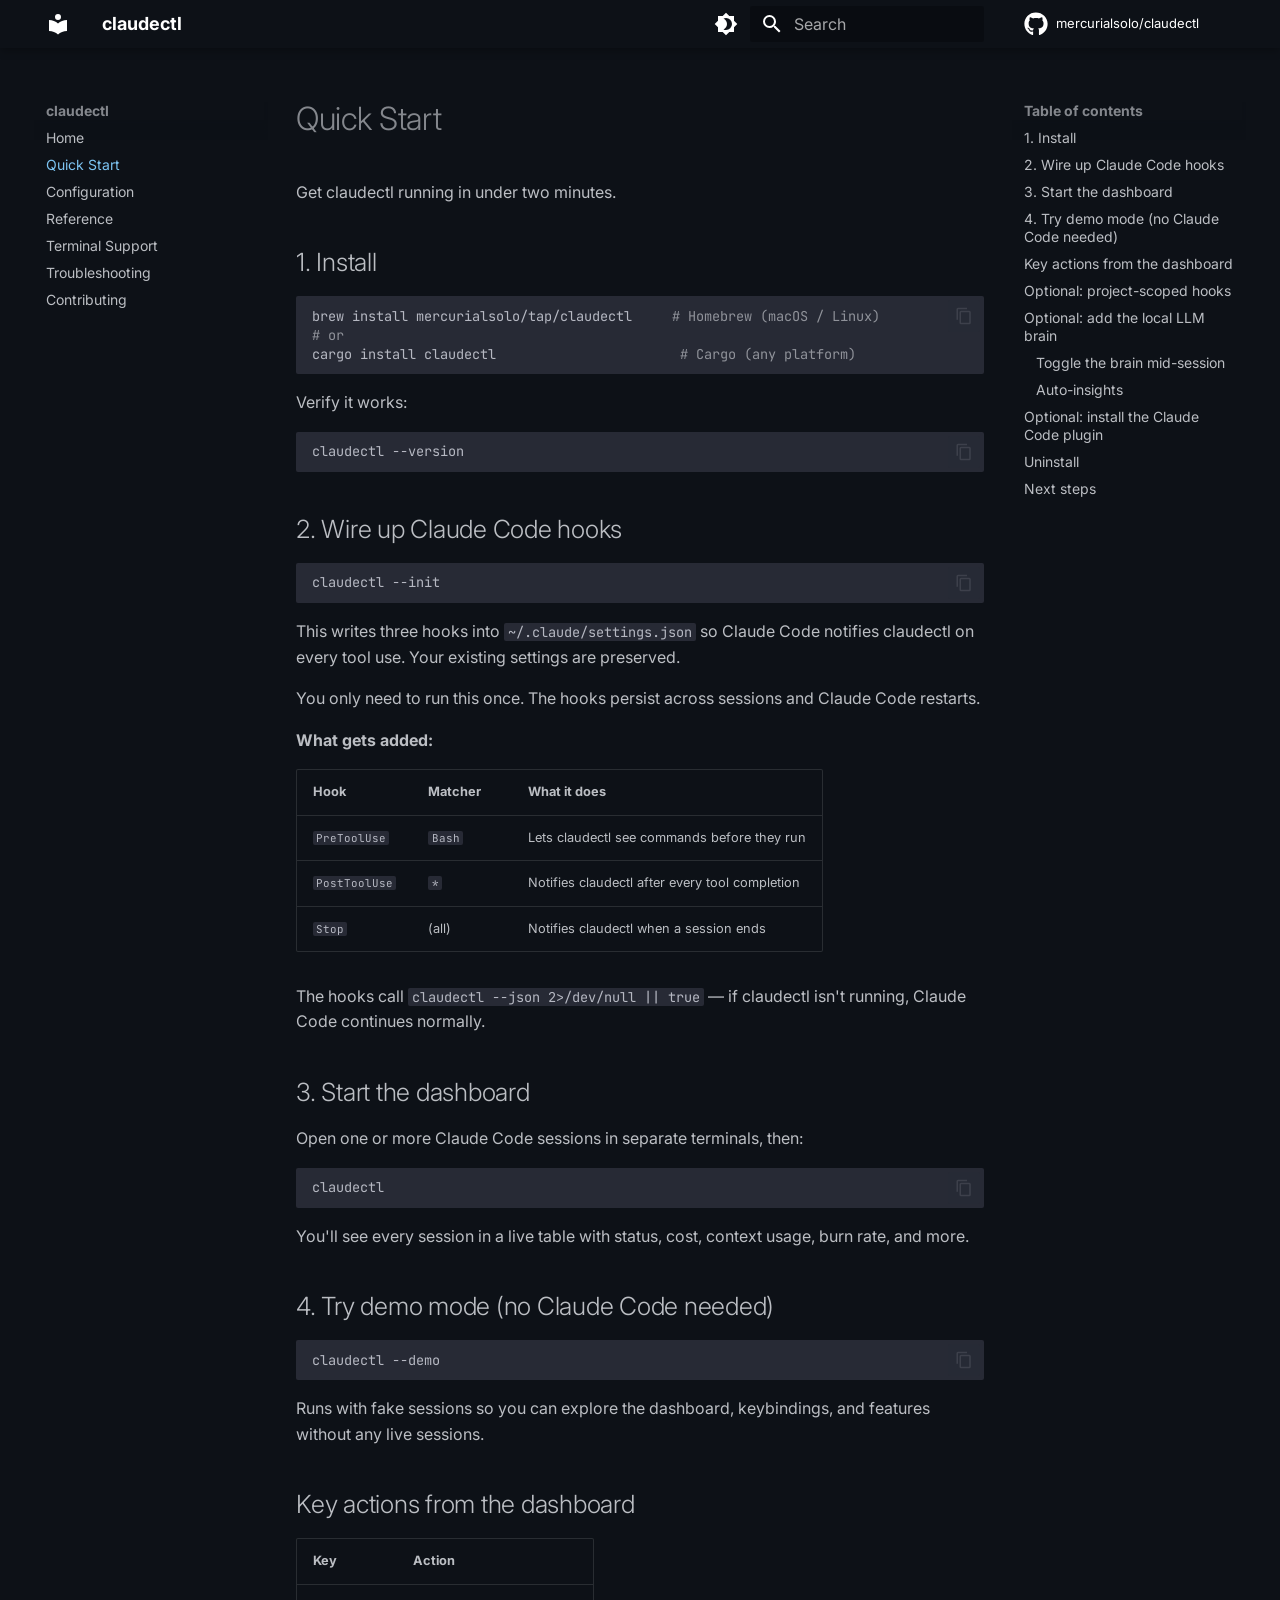
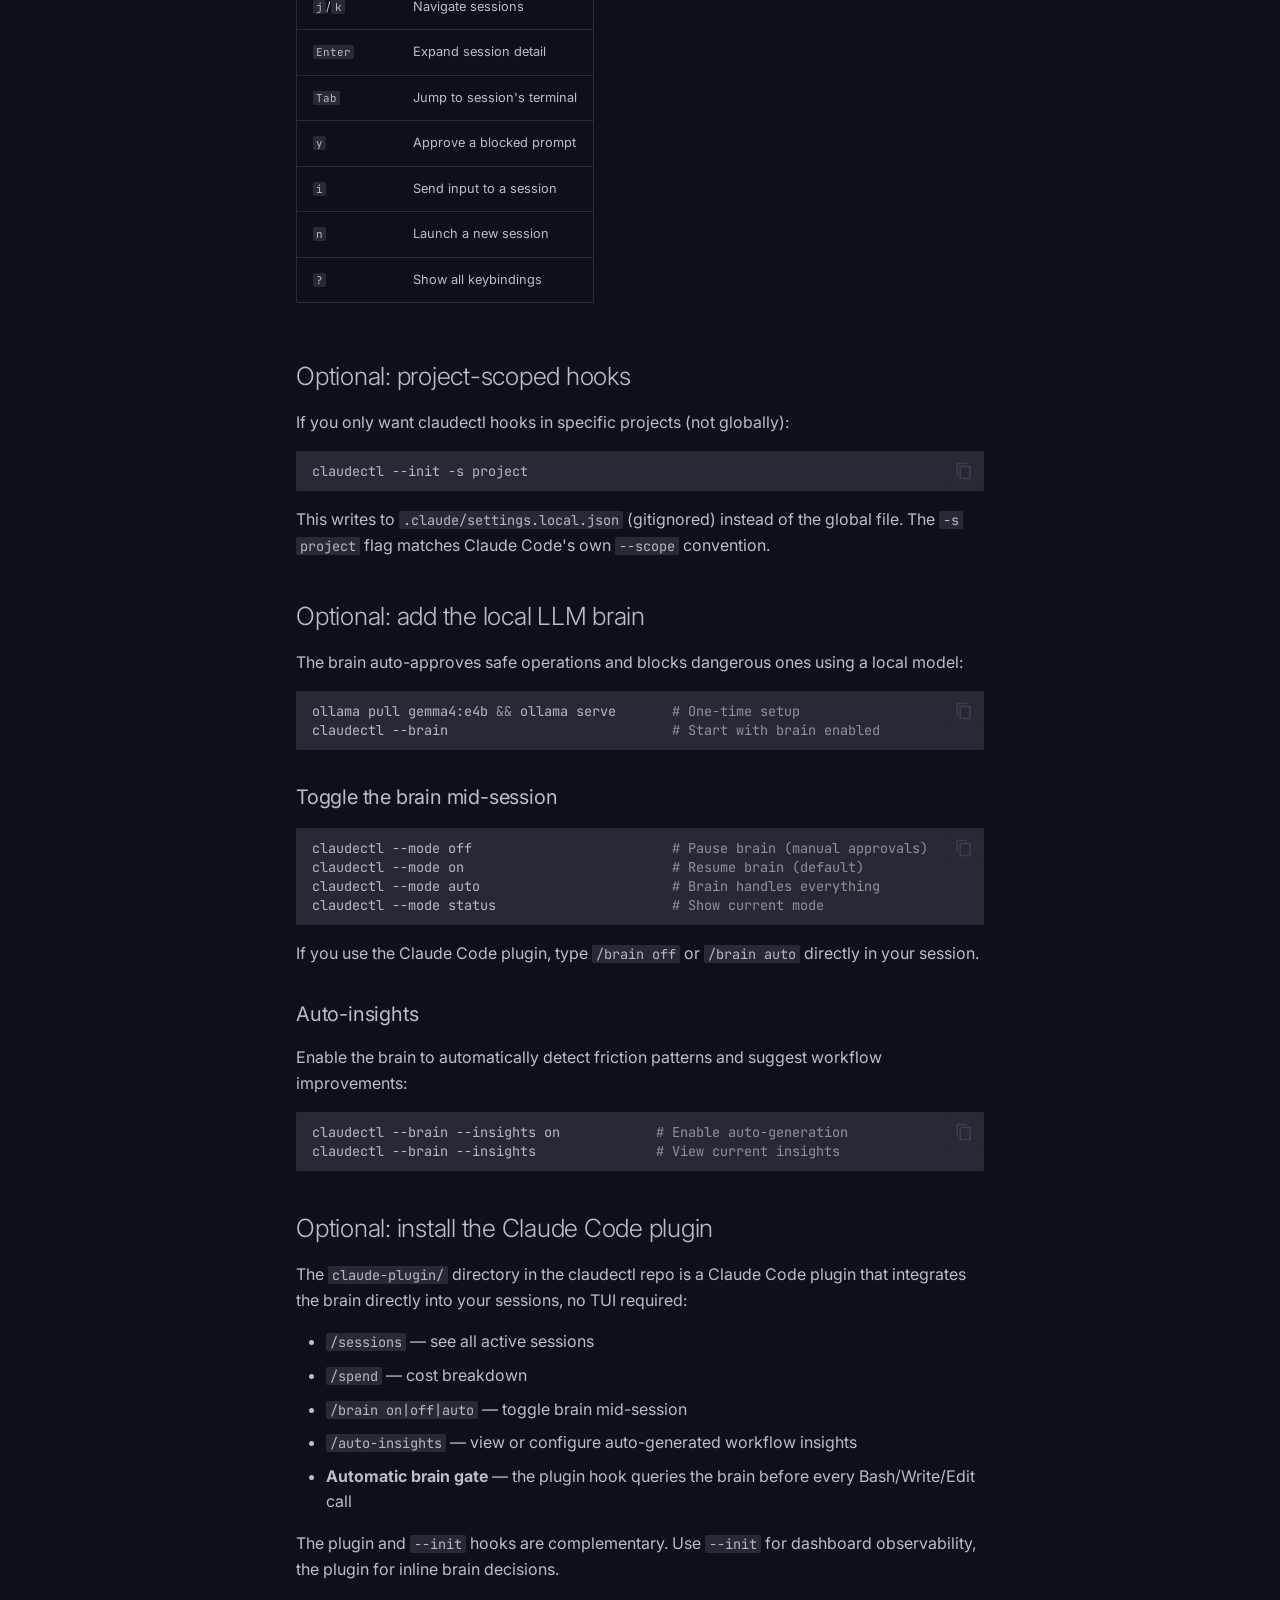
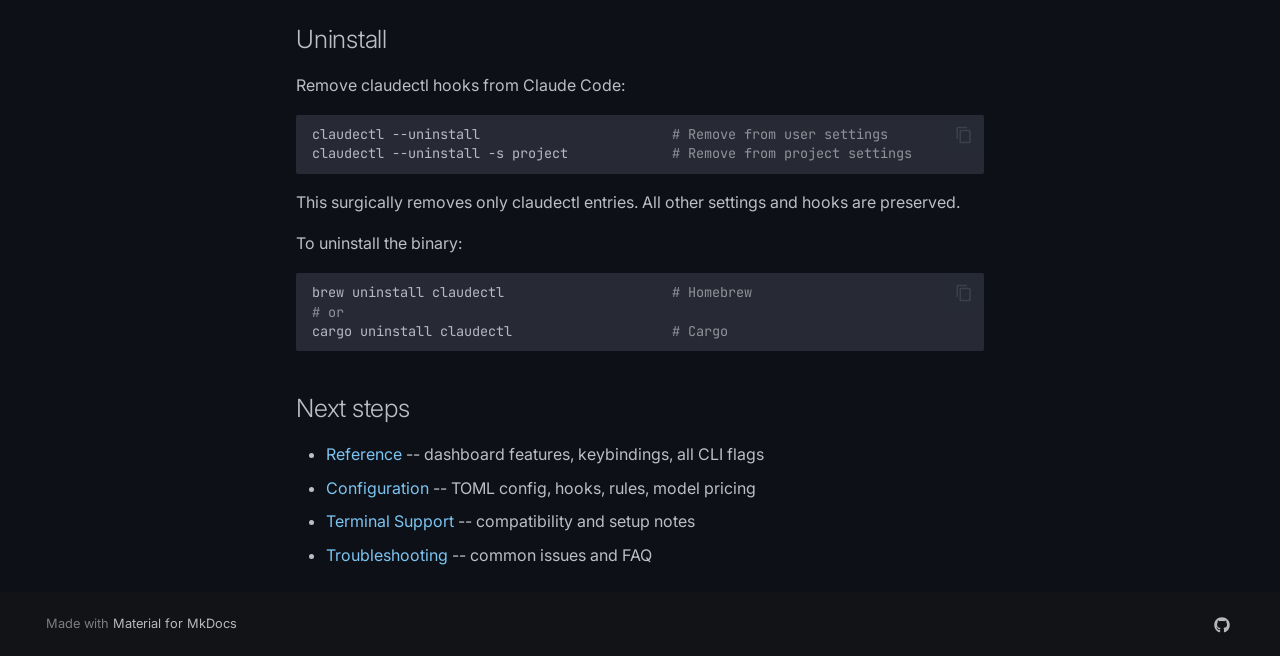
<file: quickstart/index.html>
<!doctype html>
<html lang="en" class="no-js">
  <head>
    
      <meta charset="utf-8">
      <meta name="viewport" content="width=device-width,initial-scale=1">
      
        <meta name="description" content="Mission control for Claude Code — supervise, budget, orchestrate, and auto-pilot sessions with a local LLM brain.">
      
      
      
        <link rel="canonical" href="https://mercurialsolo.github.io/claudectl/quickstart/">
      
      
        <link rel="prev" href="..">
      
      
        <link rel="next" href="../configuration/">
      
      
        
      
      
      <link rel="icon" href="../assets/images/favicon.png">
      <meta name="generator" content="mkdocs-1.6.1, mkdocs-material-9.7.6">
    
    
      
        <title>Quick Start - claudectl</title>
      
    
    
      <link rel="stylesheet" href="../assets/stylesheets/main.484c7ddc.min.css">
      
        
        <link rel="stylesheet" href="../assets/stylesheets/palette.ab4e12ef.min.css">
      
      


    
    
      
    
    
      
        
        
        <link rel="preconnect" href="https://fonts.gstatic.com" crossorigin>
        <link rel="stylesheet" href="https://fonts.googleapis.com/css?family=Inter:300,300i,400,400i,700,700i%7CJetBrains+Mono:400,400i,700,700i&display=fallback">
        <style>:root{--md-text-font:"Inter";--md-code-font:"JetBrains Mono"}</style>
      
    
    
      <link rel="stylesheet" href="../stylesheets/extra.css">
    
    <script>__md_scope=new URL("..",location),__md_hash=e=>[...e].reduce(((e,_)=>(e<<5)-e+_.charCodeAt(0)),0),__md_get=(e,_=localStorage,t=__md_scope)=>JSON.parse(_.getItem(t.pathname+"."+e)),__md_set=(e,_,t=localStorage,a=__md_scope)=>{try{t.setItem(a.pathname+"."+e,JSON.stringify(_))}catch(e){}}</script>
    
      

    
    
  </head>
  
  
    
    
      
    
    
    
    
    <body dir="ltr" data-md-color-scheme="slate" data-md-color-primary="custom" data-md-color-accent="light-green">
  
    
    <input class="md-toggle" data-md-toggle="drawer" type="checkbox" id="__drawer" autocomplete="off">
    <input class="md-toggle" data-md-toggle="search" type="checkbox" id="__search" autocomplete="off">
    <label class="md-overlay" for="__drawer"></label>
    <div data-md-component="skip">
      
        
        <a href="#quick-start" class="md-skip">
          Skip to content
        </a>
      
    </div>
    <div data-md-component="announce">
      
    </div>
    
    
      

  

<header class="md-header md-header--shadow" data-md-component="header">
  <nav class="md-header__inner md-grid" aria-label="Header">
    <a href=".." title="claudectl" class="md-header__button md-logo" aria-label="claudectl" data-md-component="logo">
      
  
  <svg xmlns="http://www.w3.org/2000/svg" viewBox="0 0 24 24"><path d="M12 8a3 3 0 0 0 3-3 3 3 0 0 0-3-3 3 3 0 0 0-3 3 3 3 0 0 0 3 3m0 3.54C9.64 9.35 6.5 8 3 8v11c3.5 0 6.64 1.35 9 3.54 2.36-2.19 5.5-3.54 9-3.54V8c-3.5 0-6.64 1.35-9 3.54"/></svg>

    </a>
    <label class="md-header__button md-icon" for="__drawer">
      
      <svg xmlns="http://www.w3.org/2000/svg" viewBox="0 0 24 24"><path d="M3 6h18v2H3zm0 5h18v2H3zm0 5h18v2H3z"/></svg>
    </label>
    <div class="md-header__title" data-md-component="header-title">
      <div class="md-header__ellipsis">
        <div class="md-header__topic">
          <span class="md-ellipsis">
            claudectl
          </span>
        </div>
        <div class="md-header__topic" data-md-component="header-topic">
          <span class="md-ellipsis">
            
              Quick Start
            
          </span>
        </div>
      </div>
    </div>
    
      
        <form class="md-header__option" data-md-component="palette">
  
    
    
    
    <input class="md-option" data-md-color-media="" data-md-color-scheme="slate" data-md-color-primary="custom" data-md-color-accent="light-green"  aria-label="Switch to light mode"  type="radio" name="__palette" id="__palette_0">
    
      <label class="md-header__button md-icon" title="Switch to light mode" for="__palette_1" hidden>
        <svg xmlns="http://www.w3.org/2000/svg" viewBox="0 0 24 24"><path d="M12 18c-.89 0-1.74-.2-2.5-.55C11.56 16.5 13 14.42 13 12s-1.44-4.5-3.5-5.45C10.26 6.2 11.11 6 12 6a6 6 0 0 1 6 6 6 6 0 0 1-6 6m8-9.31V4h-4.69L12 .69 8.69 4H4v4.69L.69 12 4 15.31V20h4.69L12 23.31 15.31 20H20v-4.69L23.31 12z"/></svg>
      </label>
    
  
    
    
    
    <input class="md-option" data-md-color-media="" data-md-color-scheme="default" data-md-color-primary="custom" data-md-color-accent="green"  aria-label="Switch to dark mode"  type="radio" name="__palette" id="__palette_1">
    
      <label class="md-header__button md-icon" title="Switch to dark mode" for="__palette_0" hidden>
        <svg xmlns="http://www.w3.org/2000/svg" viewBox="0 0 24 24"><path d="M12 8a4 4 0 0 0-4 4 4 4 0 0 0 4 4 4 4 0 0 0 4-4 4 4 0 0 0-4-4m0 10a6 6 0 0 1-6-6 6 6 0 0 1 6-6 6 6 0 0 1 6 6 6 6 0 0 1-6 6m8-9.31V4h-4.69L12 .69 8.69 4H4v4.69L.69 12 4 15.31V20h4.69L12 23.31 15.31 20H20v-4.69L23.31 12z"/></svg>
      </label>
    
  
</form>
      
    
    
      <script>var palette=__md_get("__palette");if(palette&&palette.color){if("(prefers-color-scheme)"===palette.color.media){var media=matchMedia("(prefers-color-scheme: light)"),input=document.querySelector(media.matches?"[data-md-color-media='(prefers-color-scheme: light)']":"[data-md-color-media='(prefers-color-scheme: dark)']");palette.color.media=input.getAttribute("data-md-color-media"),palette.color.scheme=input.getAttribute("data-md-color-scheme"),palette.color.primary=input.getAttribute("data-md-color-primary"),palette.color.accent=input.getAttribute("data-md-color-accent")}for(var[key,value]of Object.entries(palette.color))document.body.setAttribute("data-md-color-"+key,value)}</script>
    
    
    
      
      
        <label class="md-header__button md-icon" for="__search">
          
          <svg xmlns="http://www.w3.org/2000/svg" viewBox="0 0 24 24"><path d="M9.5 3A6.5 6.5 0 0 1 16 9.5c0 1.61-.59 3.09-1.56 4.23l.27.27h.79l5 5-1.5 1.5-5-5v-.79l-.27-.27A6.52 6.52 0 0 1 9.5 16 6.5 6.5 0 0 1 3 9.5 6.5 6.5 0 0 1 9.5 3m0 2C7 5 5 7 5 9.5S7 14 9.5 14 14 12 14 9.5 12 5 9.5 5"/></svg>
        </label>
        <div class="md-search" data-md-component="search" role="dialog">
  <label class="md-search__overlay" for="__search"></label>
  <div class="md-search__inner" role="search">
    <form class="md-search__form" name="search">
      <input type="text" class="md-search__input" name="query" aria-label="Search" placeholder="Search" autocapitalize="off" autocorrect="off" autocomplete="off" spellcheck="false" data-md-component="search-query" required>
      <label class="md-search__icon md-icon" for="__search">
        
        <svg xmlns="http://www.w3.org/2000/svg" viewBox="0 0 24 24"><path d="M9.5 3A6.5 6.5 0 0 1 16 9.5c0 1.61-.59 3.09-1.56 4.23l.27.27h.79l5 5-1.5 1.5-5-5v-.79l-.27-.27A6.52 6.52 0 0 1 9.5 16 6.5 6.5 0 0 1 3 9.5 6.5 6.5 0 0 1 9.5 3m0 2C7 5 5 7 5 9.5S7 14 9.5 14 14 12 14 9.5 12 5 9.5 5"/></svg>
        
        <svg xmlns="http://www.w3.org/2000/svg" viewBox="0 0 24 24"><path d="M20 11v2H8l5.5 5.5-1.42 1.42L4.16 12l7.92-7.92L13.5 5.5 8 11z"/></svg>
      </label>
      <nav class="md-search__options" aria-label="Search">
        
        <button type="reset" class="md-search__icon md-icon" title="Clear" aria-label="Clear" tabindex="-1">
          
          <svg xmlns="http://www.w3.org/2000/svg" viewBox="0 0 24 24"><path d="M19 6.41 17.59 5 12 10.59 6.41 5 5 6.41 10.59 12 5 17.59 6.41 19 12 13.41 17.59 19 19 17.59 13.41 12z"/></svg>
        </button>
      </nav>
      
        <div class="md-search__suggest" data-md-component="search-suggest"></div>
      
    </form>
    <div class="md-search__output">
      <div class="md-search__scrollwrap" tabindex="0" data-md-scrollfix>
        <div class="md-search-result" data-md-component="search-result">
          <div class="md-search-result__meta">
            Initializing search
          </div>
          <ol class="md-search-result__list" role="presentation"></ol>
        </div>
      </div>
    </div>
  </div>
</div>
      
    
    
      <div class="md-header__source">
        <a href="https://github.com/mercurialsolo/claudectl" title="Go to repository" class="md-source" data-md-component="source">
  <div class="md-source__icon md-icon">
    
    <svg xmlns="http://www.w3.org/2000/svg" viewBox="0 0 512 512"><!--! Font Awesome Free 7.1.0 by @fontawesome - https://fontawesome.com License - https://fontawesome.com/license/free (Icons: CC BY 4.0, Fonts: SIL OFL 1.1, Code: MIT License) Copyright 2025 Fonticons, Inc.--><path d="M173.9 397.4c0 2-2.3 3.6-5.2 3.6-3.3.3-5.6-1.3-5.6-3.6 0-2 2.3-3.6 5.2-3.6 3-.3 5.6 1.3 5.6 3.6m-31.1-4.5c-.7 2 1.3 4.3 4.3 4.9 2.6 1 5.6 0 6.2-2s-1.3-4.3-4.3-5.2c-2.6-.7-5.5.3-6.2 2.3m44.2-1.7c-2.9.7-4.9 2.6-4.6 4.9.3 2 2.9 3.3 5.9 2.6 2.9-.7 4.9-2.6 4.6-4.6-.3-1.9-3-3.2-5.9-2.9M252.8 8C114.1 8 8 113.3 8 252c0 110.9 69.8 205.8 169.5 239.2 12.8 2.3 17.3-5.6 17.3-12.1 0-6.2-.3-40.4-.3-61.4 0 0-70 15-84.7-29.8 0 0-11.4-29.1-27.8-36.6 0 0-22.9-15.7 1.6-15.4 0 0 24.9 2 38.6 25.8 21.9 38.6 58.6 27.5 72.9 20.9 2.3-16 8.8-27.1 16-33.7-55.9-6.2-112.3-14.3-112.3-110.5 0-27.5 7.6-41.3 23.6-58.9-2.6-6.5-11.1-33.3 2.6-67.9 20.9-6.5 69 27 69 27 20-5.6 41.5-8.5 62.8-8.5s42.8 2.9 62.8 8.5c0 0 48.1-33.6 69-27 13.7 34.7 5.2 61.4 2.6 67.9 16 17.7 25.8 31.5 25.8 58.9 0 96.5-58.9 104.2-114.8 110.5 9.2 7.9 17 22.9 17 46.4 0 33.7-.3 75.4-.3 83.6 0 6.5 4.6 14.4 17.3 12.1C436.2 457.8 504 362.9 504 252 504 113.3 391.5 8 252.8 8M105.2 352.9c-1.3 1-1 3.3.7 5.2 1.6 1.6 3.9 2.3 5.2 1 1.3-1 1-3.3-.7-5.2-1.6-1.6-3.9-2.3-5.2-1m-10.8-8.1c-.7 1.3.3 2.9 2.3 3.9 1.6 1 3.6.7 4.3-.7.7-1.3-.3-2.9-2.3-3.9-2-.6-3.6-.3-4.3.7m32.4 35.6c-1.6 1.3-1 4.3 1.3 6.2 2.3 2.3 5.2 2.6 6.5 1 1.3-1.3.7-4.3-1.3-6.2-2.2-2.3-5.2-2.6-6.5-1m-11.4-14.7c-1.6 1-1.6 3.6 0 5.9s4.3 3.3 5.6 2.3c1.6-1.3 1.6-3.9 0-6.2-1.4-2.3-4-3.3-5.6-2"/></svg>
  </div>
  <div class="md-source__repository">
    mercurialsolo/claudectl
  </div>
</a>
      </div>
    
  </nav>
  
</header>
    
    <div class="md-container" data-md-component="container">
      
      
        
          
        
      
      <main class="md-main" data-md-component="main">
        <div class="md-main__inner md-grid">
          
            
              
              <div class="md-sidebar md-sidebar--primary" data-md-component="sidebar" data-md-type="navigation" >
                <div class="md-sidebar__scrollwrap">
                  <div class="md-sidebar__inner">
                    



<nav class="md-nav md-nav--primary" aria-label="Navigation" data-md-level="0">
  <label class="md-nav__title" for="__drawer">
    <a href=".." title="claudectl" class="md-nav__button md-logo" aria-label="claudectl" data-md-component="logo">
      
  
  <svg xmlns="http://www.w3.org/2000/svg" viewBox="0 0 24 24"><path d="M12 8a3 3 0 0 0 3-3 3 3 0 0 0-3-3 3 3 0 0 0-3 3 3 3 0 0 0 3 3m0 3.54C9.64 9.35 6.5 8 3 8v11c3.5 0 6.64 1.35 9 3.54 2.36-2.19 5.5-3.54 9-3.54V8c-3.5 0-6.64 1.35-9 3.54"/></svg>

    </a>
    claudectl
  </label>
  
    <div class="md-nav__source">
      <a href="https://github.com/mercurialsolo/claudectl" title="Go to repository" class="md-source" data-md-component="source">
  <div class="md-source__icon md-icon">
    
    <svg xmlns="http://www.w3.org/2000/svg" viewBox="0 0 512 512"><!--! Font Awesome Free 7.1.0 by @fontawesome - https://fontawesome.com License - https://fontawesome.com/license/free (Icons: CC BY 4.0, Fonts: SIL OFL 1.1, Code: MIT License) Copyright 2025 Fonticons, Inc.--><path d="M173.9 397.4c0 2-2.3 3.6-5.2 3.6-3.3.3-5.6-1.3-5.6-3.6 0-2 2.3-3.6 5.2-3.6 3-.3 5.6 1.3 5.6 3.6m-31.1-4.5c-.7 2 1.3 4.3 4.3 4.9 2.6 1 5.6 0 6.2-2s-1.3-4.3-4.3-5.2c-2.6-.7-5.5.3-6.2 2.3m44.2-1.7c-2.9.7-4.9 2.6-4.6 4.9.3 2 2.9 3.3 5.9 2.6 2.9-.7 4.9-2.6 4.6-4.6-.3-1.9-3-3.2-5.9-2.9M252.8 8C114.1 8 8 113.3 8 252c0 110.9 69.8 205.8 169.5 239.2 12.8 2.3 17.3-5.6 17.3-12.1 0-6.2-.3-40.4-.3-61.4 0 0-70 15-84.7-29.8 0 0-11.4-29.1-27.8-36.6 0 0-22.9-15.7 1.6-15.4 0 0 24.9 2 38.6 25.8 21.9 38.6 58.6 27.5 72.9 20.9 2.3-16 8.8-27.1 16-33.7-55.9-6.2-112.3-14.3-112.3-110.5 0-27.5 7.6-41.3 23.6-58.9-2.6-6.5-11.1-33.3 2.6-67.9 20.9-6.5 69 27 69 27 20-5.6 41.5-8.5 62.8-8.5s42.8 2.9 62.8 8.5c0 0 48.1-33.6 69-27 13.7 34.7 5.2 61.4 2.6 67.9 16 17.7 25.8 31.5 25.8 58.9 0 96.5-58.9 104.2-114.8 110.5 9.2 7.9 17 22.9 17 46.4 0 33.7-.3 75.4-.3 83.6 0 6.5 4.6 14.4 17.3 12.1C436.2 457.8 504 362.9 504 252 504 113.3 391.5 8 252.8 8M105.2 352.9c-1.3 1-1 3.3.7 5.2 1.6 1.6 3.9 2.3 5.2 1 1.3-1 1-3.3-.7-5.2-1.6-1.6-3.9-2.3-5.2-1m-10.8-8.1c-.7 1.3.3 2.9 2.3 3.9 1.6 1 3.6.7 4.3-.7.7-1.3-.3-2.9-2.3-3.9-2-.6-3.6-.3-4.3.7m32.4 35.6c-1.6 1.3-1 4.3 1.3 6.2 2.3 2.3 5.2 2.6 6.5 1 1.3-1.3.7-4.3-1.3-6.2-2.2-2.3-5.2-2.6-6.5-1m-11.4-14.7c-1.6 1-1.6 3.6 0 5.9s4.3 3.3 5.6 2.3c1.6-1.3 1.6-3.9 0-6.2-1.4-2.3-4-3.3-5.6-2"/></svg>
  </div>
  <div class="md-source__repository">
    mercurialsolo/claudectl
  </div>
</a>
    </div>
  
  <ul class="md-nav__list" data-md-scrollfix>
    
      
      
  
  
  
  
    <li class="md-nav__item">
      <a href=".." class="md-nav__link">
        
  
  
  <span class="md-ellipsis">
    
  
    Home
  

    
  </span>
  
  

      </a>
    </li>
  

    
      
      
  
  
    
  
  
  
    <li class="md-nav__item md-nav__item--active">
      
      <input class="md-nav__toggle md-toggle" type="checkbox" id="__toc">
      
      
        
      
      
        <label class="md-nav__link md-nav__link--active" for="__toc">
          
  
  
  <span class="md-ellipsis">
    
  
    Quick Start
  

    
  </span>
  
  

          <span class="md-nav__icon md-icon"></span>
        </label>
      
      <a href="./" class="md-nav__link md-nav__link--active">
        
  
  
  <span class="md-ellipsis">
    
  
    Quick Start
  

    
  </span>
  
  

      </a>
      
        

<nav class="md-nav md-nav--secondary" aria-label="Table of contents">
  
  
  
    
  
  
    <label class="md-nav__title" for="__toc">
      <span class="md-nav__icon md-icon"></span>
      Table of contents
    </label>
    <ul class="md-nav__list" data-md-component="toc" data-md-scrollfix>
      
        <li class="md-nav__item">
  <a href="#1-install" class="md-nav__link">
    <span class="md-ellipsis">
      
        1. Install
      
    </span>
  </a>
  
</li>
      
        <li class="md-nav__item">
  <a href="#2-wire-up-claude-code-hooks" class="md-nav__link">
    <span class="md-ellipsis">
      
        2. Wire up Claude Code hooks
      
    </span>
  </a>
  
</li>
      
        <li class="md-nav__item">
  <a href="#3-start-the-dashboard" class="md-nav__link">
    <span class="md-ellipsis">
      
        3. Start the dashboard
      
    </span>
  </a>
  
</li>
      
        <li class="md-nav__item">
  <a href="#4-try-demo-mode-no-claude-code-needed" class="md-nav__link">
    <span class="md-ellipsis">
      
        4. Try demo mode (no Claude Code needed)
      
    </span>
  </a>
  
</li>
      
        <li class="md-nav__item">
  <a href="#key-actions-from-the-dashboard" class="md-nav__link">
    <span class="md-ellipsis">
      
        Key actions from the dashboard
      
    </span>
  </a>
  
</li>
      
        <li class="md-nav__item">
  <a href="#optional-project-scoped-hooks" class="md-nav__link">
    <span class="md-ellipsis">
      
        Optional: project-scoped hooks
      
    </span>
  </a>
  
</li>
      
        <li class="md-nav__item">
  <a href="#optional-add-the-local-llm-brain" class="md-nav__link">
    <span class="md-ellipsis">
      
        Optional: add the local LLM brain
      
    </span>
  </a>
  
    <nav class="md-nav" aria-label="Optional: add the local LLM brain">
      <ul class="md-nav__list">
        
          <li class="md-nav__item">
  <a href="#toggle-the-brain-mid-session" class="md-nav__link">
    <span class="md-ellipsis">
      
        Toggle the brain mid-session
      
    </span>
  </a>
  
</li>
        
          <li class="md-nav__item">
  <a href="#auto-insights" class="md-nav__link">
    <span class="md-ellipsis">
      
        Auto-insights
      
    </span>
  </a>
  
</li>
        
      </ul>
    </nav>
  
</li>
      
        <li class="md-nav__item">
  <a href="#optional-install-the-claude-code-plugin" class="md-nav__link">
    <span class="md-ellipsis">
      
        Optional: install the Claude Code plugin
      
    </span>
  </a>
  
</li>
      
        <li class="md-nav__item">
  <a href="#uninstall" class="md-nav__link">
    <span class="md-ellipsis">
      
        Uninstall
      
    </span>
  </a>
  
</li>
      
        <li class="md-nav__item">
  <a href="#next-steps" class="md-nav__link">
    <span class="md-ellipsis">
      
        Next steps
      
    </span>
  </a>
  
</li>
      
    </ul>
  
</nav>
      
    </li>
  

    
      
      
  
  
  
  
    <li class="md-nav__item">
      <a href="../configuration/" class="md-nav__link">
        
  
  
  <span class="md-ellipsis">
    
  
    Configuration
  

    
  </span>
  
  

      </a>
    </li>
  

    
      
      
  
  
  
  
    <li class="md-nav__item">
      <a href="../reference/" class="md-nav__link">
        
  
  
  <span class="md-ellipsis">
    
  
    Reference
  

    
  </span>
  
  

      </a>
    </li>
  

    
      
      
  
  
  
  
    <li class="md-nav__item">
      <a href="../terminal-support/" class="md-nav__link">
        
  
  
  <span class="md-ellipsis">
    
  
    Terminal Support
  

    
  </span>
  
  

      </a>
    </li>
  

    
      
      
  
  
  
  
    <li class="md-nav__item">
      <a href="../troubleshooting/" class="md-nav__link">
        
  
  
  <span class="md-ellipsis">
    
  
    Troubleshooting
  

    
  </span>
  
  

      </a>
    </li>
  

    
      
      
  
  
  
  
    <li class="md-nav__item">
      <a href="../contributing/" class="md-nav__link">
        
  
  
  <span class="md-ellipsis">
    
  
    Contributing
  

    
  </span>
  
  

      </a>
    </li>
  

    
  </ul>
</nav>
                  </div>
                </div>
              </div>
            
            
              
              <div class="md-sidebar md-sidebar--secondary" data-md-component="sidebar" data-md-type="toc" >
                <div class="md-sidebar__scrollwrap">
                  <div class="md-sidebar__inner">
                    

<nav class="md-nav md-nav--secondary" aria-label="Table of contents">
  
  
  
    
  
  
    <label class="md-nav__title" for="__toc">
      <span class="md-nav__icon md-icon"></span>
      Table of contents
    </label>
    <ul class="md-nav__list" data-md-component="toc" data-md-scrollfix>
      
        <li class="md-nav__item">
  <a href="#1-install" class="md-nav__link">
    <span class="md-ellipsis">
      
        1. Install
      
    </span>
  </a>
  
</li>
      
        <li class="md-nav__item">
  <a href="#2-wire-up-claude-code-hooks" class="md-nav__link">
    <span class="md-ellipsis">
      
        2. Wire up Claude Code hooks
      
    </span>
  </a>
  
</li>
      
        <li class="md-nav__item">
  <a href="#3-start-the-dashboard" class="md-nav__link">
    <span class="md-ellipsis">
      
        3. Start the dashboard
      
    </span>
  </a>
  
</li>
      
        <li class="md-nav__item">
  <a href="#4-try-demo-mode-no-claude-code-needed" class="md-nav__link">
    <span class="md-ellipsis">
      
        4. Try demo mode (no Claude Code needed)
      
    </span>
  </a>
  
</li>
      
        <li class="md-nav__item">
  <a href="#key-actions-from-the-dashboard" class="md-nav__link">
    <span class="md-ellipsis">
      
        Key actions from the dashboard
      
    </span>
  </a>
  
</li>
      
        <li class="md-nav__item">
  <a href="#optional-project-scoped-hooks" class="md-nav__link">
    <span class="md-ellipsis">
      
        Optional: project-scoped hooks
      
    </span>
  </a>
  
</li>
      
        <li class="md-nav__item">
  <a href="#optional-add-the-local-llm-brain" class="md-nav__link">
    <span class="md-ellipsis">
      
        Optional: add the local LLM brain
      
    </span>
  </a>
  
    <nav class="md-nav" aria-label="Optional: add the local LLM brain">
      <ul class="md-nav__list">
        
          <li class="md-nav__item">
  <a href="#toggle-the-brain-mid-session" class="md-nav__link">
    <span class="md-ellipsis">
      
        Toggle the brain mid-session
      
    </span>
  </a>
  
</li>
        
          <li class="md-nav__item">
  <a href="#auto-insights" class="md-nav__link">
    <span class="md-ellipsis">
      
        Auto-insights
      
    </span>
  </a>
  
</li>
        
      </ul>
    </nav>
  
</li>
      
        <li class="md-nav__item">
  <a href="#optional-install-the-claude-code-plugin" class="md-nav__link">
    <span class="md-ellipsis">
      
        Optional: install the Claude Code plugin
      
    </span>
  </a>
  
</li>
      
        <li class="md-nav__item">
  <a href="#uninstall" class="md-nav__link">
    <span class="md-ellipsis">
      
        Uninstall
      
    </span>
  </a>
  
</li>
      
        <li class="md-nav__item">
  <a href="#next-steps" class="md-nav__link">
    <span class="md-ellipsis">
      
        Next steps
      
    </span>
  </a>
  
</li>
      
    </ul>
  
</nav>
                  </div>
                </div>
              </div>
            
          
          
            <div class="md-content" data-md-component="content">
              
              <article class="md-content__inner md-typeset">
                
                  


  
  


<h1 id="quick-start">Quick Start</h1>
<p>Get claudectl running in under two minutes.</p>
<h2 id="1-install">1. Install</h2>
<div class="highlight"><pre><span></span><code><a id="__codelineno-0-1" name="__codelineno-0-1" href="#__codelineno-0-1"></a>brew<span class="w"> </span>install<span class="w"> </span>mercurialsolo/tap/claudectl<span class="w">     </span><span class="c1"># Homebrew (macOS / Linux)</span>
<a id="__codelineno-0-2" name="__codelineno-0-2" href="#__codelineno-0-2"></a><span class="c1"># or</span>
<a id="__codelineno-0-3" name="__codelineno-0-3" href="#__codelineno-0-3"></a>cargo<span class="w"> </span>install<span class="w"> </span>claudectl<span class="w">                       </span><span class="c1"># Cargo (any platform)</span>
</code></pre></div>
<p>Verify it works:</p>
<div class="highlight"><pre><span></span><code><a id="__codelineno-1-1" name="__codelineno-1-1" href="#__codelineno-1-1"></a>claudectl<span class="w"> </span>--version
</code></pre></div>
<h2 id="2-wire-up-claude-code-hooks">2. Wire up Claude Code hooks</h2>
<div class="highlight"><pre><span></span><code><a id="__codelineno-2-1" name="__codelineno-2-1" href="#__codelineno-2-1"></a>claudectl<span class="w"> </span>--init
</code></pre></div>
<p>This writes three hooks into <code>~/.claude/settings.json</code> so Claude Code notifies claudectl on every tool use. Your existing settings are preserved.</p>
<p>You only need to run this once. The hooks persist across sessions and Claude Code restarts.</p>
<p><strong>What gets added:</strong></p>
<table>
<thead>
<tr>
<th>Hook</th>
<th>Matcher</th>
<th>What it does</th>
</tr>
</thead>
<tbody>
<tr>
<td><code>PreToolUse</code></td>
<td><code>Bash</code></td>
<td>Lets claudectl see commands before they run</td>
</tr>
<tr>
<td><code>PostToolUse</code></td>
<td><code>*</code></td>
<td>Notifies claudectl after every tool completion</td>
</tr>
<tr>
<td><code>Stop</code></td>
<td>(all)</td>
<td>Notifies claudectl when a session ends</td>
</tr>
</tbody>
</table>
<p>The hooks call <code>claudectl --json 2&gt;/dev/null || true</code> — if claudectl isn't running, Claude Code continues normally.</p>
<h2 id="3-start-the-dashboard">3. Start the dashboard</h2>
<p>Open one or more Claude Code sessions in separate terminals, then:</p>
<div class="highlight"><pre><span></span><code><a id="__codelineno-3-1" name="__codelineno-3-1" href="#__codelineno-3-1"></a>claudectl
</code></pre></div>
<p>You'll see every session in a live table with status, cost, context usage, burn rate, and more.</p>
<h2 id="4-try-demo-mode-no-claude-code-needed">4. Try demo mode (no Claude Code needed)</h2>
<div class="highlight"><pre><span></span><code><a id="__codelineno-4-1" name="__codelineno-4-1" href="#__codelineno-4-1"></a>claudectl<span class="w"> </span>--demo
</code></pre></div>
<p>Runs with fake sessions so you can explore the dashboard, keybindings, and features without any live sessions.</p>
<h2 id="key-actions-from-the-dashboard">Key actions from the dashboard</h2>
<table>
<thead>
<tr>
<th>Key</th>
<th>Action</th>
</tr>
</thead>
<tbody>
<tr>
<td><code>j</code>/<code>k</code></td>
<td>Navigate sessions</td>
</tr>
<tr>
<td><code>Enter</code></td>
<td>Expand session detail</td>
</tr>
<tr>
<td><code>Tab</code></td>
<td>Jump to session's terminal</td>
</tr>
<tr>
<td><code>y</code></td>
<td>Approve a blocked prompt</td>
</tr>
<tr>
<td><code>i</code></td>
<td>Send input to a session</td>
</tr>
<tr>
<td><code>n</code></td>
<td>Launch a new session</td>
</tr>
<tr>
<td><code>?</code></td>
<td>Show all keybindings</td>
</tr>
</tbody>
</table>
<h2 id="optional-project-scoped-hooks">Optional: project-scoped hooks</h2>
<p>If you only want claudectl hooks in specific projects (not globally):</p>
<div class="highlight"><pre><span></span><code><a id="__codelineno-5-1" name="__codelineno-5-1" href="#__codelineno-5-1"></a>claudectl<span class="w"> </span>--init<span class="w"> </span>-s<span class="w"> </span>project
</code></pre></div>
<p>This writes to <code>.claude/settings.local.json</code> (gitignored) instead of the global file. The <code>-s project</code> flag matches Claude Code's own <code>--scope</code> convention.</p>
<h2 id="optional-add-the-local-llm-brain">Optional: add the local LLM brain</h2>
<p>The brain auto-approves safe operations and blocks dangerous ones using a local model:</p>
<div class="highlight"><pre><span></span><code><a id="__codelineno-6-1" name="__codelineno-6-1" href="#__codelineno-6-1"></a>ollama<span class="w"> </span>pull<span class="w"> </span>gemma4:e4b<span class="w"> </span><span class="o">&amp;&amp;</span><span class="w"> </span>ollama<span class="w"> </span>serve<span class="w">       </span><span class="c1"># One-time setup</span>
<a id="__codelineno-6-2" name="__codelineno-6-2" href="#__codelineno-6-2"></a>claudectl<span class="w"> </span>--brain<span class="w">                            </span><span class="c1"># Start with brain enabled</span>
</code></pre></div>
<h3 id="toggle-the-brain-mid-session">Toggle the brain mid-session</h3>
<div class="highlight"><pre><span></span><code><a id="__codelineno-7-1" name="__codelineno-7-1" href="#__codelineno-7-1"></a>claudectl<span class="w"> </span>--mode<span class="w"> </span>off<span class="w">                         </span><span class="c1"># Pause brain (manual approvals)</span>
<a id="__codelineno-7-2" name="__codelineno-7-2" href="#__codelineno-7-2"></a>claudectl<span class="w"> </span>--mode<span class="w"> </span>on<span class="w">                          </span><span class="c1"># Resume brain (default)</span>
<a id="__codelineno-7-3" name="__codelineno-7-3" href="#__codelineno-7-3"></a>claudectl<span class="w"> </span>--mode<span class="w"> </span>auto<span class="w">                        </span><span class="c1"># Brain handles everything</span>
<a id="__codelineno-7-4" name="__codelineno-7-4" href="#__codelineno-7-4"></a>claudectl<span class="w"> </span>--mode<span class="w"> </span>status<span class="w">                      </span><span class="c1"># Show current mode</span>
</code></pre></div>
<p>If you use the Claude Code plugin, type <code>/brain off</code> or <code>/brain auto</code> directly in your session.</p>
<h3 id="auto-insights">Auto-insights</h3>
<p>Enable the brain to automatically detect friction patterns and suggest workflow improvements:</p>
<div class="highlight"><pre><span></span><code><a id="__codelineno-8-1" name="__codelineno-8-1" href="#__codelineno-8-1"></a>claudectl<span class="w"> </span>--brain<span class="w"> </span>--insights<span class="w"> </span>on<span class="w">            </span><span class="c1"># Enable auto-generation</span>
<a id="__codelineno-8-2" name="__codelineno-8-2" href="#__codelineno-8-2"></a>claudectl<span class="w"> </span>--brain<span class="w"> </span>--insights<span class="w">               </span><span class="c1"># View current insights</span>
</code></pre></div>
<h2 id="optional-install-the-claude-code-plugin">Optional: install the Claude Code plugin</h2>
<p>The <code>claude-plugin/</code> directory in the claudectl repo is a Claude Code plugin that integrates the brain directly into your sessions, no TUI required:</p>
<ul>
<li><code>/sessions</code> — see all active sessions</li>
<li><code>/spend</code> — cost breakdown</li>
<li><code>/brain on|off|auto</code> — toggle brain mid-session</li>
<li><code>/auto-insights</code> — view or configure auto-generated workflow insights</li>
<li><strong>Automatic brain gate</strong> — the plugin hook queries the brain before every Bash/Write/Edit call</li>
</ul>
<p>The plugin and <code>--init</code> hooks are complementary. Use <code>--init</code> for dashboard observability, the plugin for inline brain decisions.</p>
<h2 id="uninstall">Uninstall</h2>
<p>Remove claudectl hooks from Claude Code:</p>
<div class="highlight"><pre><span></span><code><a id="__codelineno-9-1" name="__codelineno-9-1" href="#__codelineno-9-1"></a>claudectl<span class="w"> </span>--uninstall<span class="w">                        </span><span class="c1"># Remove from user settings</span>
<a id="__codelineno-9-2" name="__codelineno-9-2" href="#__codelineno-9-2"></a>claudectl<span class="w"> </span>--uninstall<span class="w"> </span>-s<span class="w"> </span>project<span class="w">             </span><span class="c1"># Remove from project settings</span>
</code></pre></div>
<p>This surgically removes only claudectl entries. All other settings and hooks are preserved.</p>
<p>To uninstall the binary:</p>
<div class="highlight"><pre><span></span><code><a id="__codelineno-10-1" name="__codelineno-10-1" href="#__codelineno-10-1"></a>brew<span class="w"> </span>uninstall<span class="w"> </span>claudectl<span class="w">                     </span><span class="c1"># Homebrew</span>
<a id="__codelineno-10-2" name="__codelineno-10-2" href="#__codelineno-10-2"></a><span class="c1"># or</span>
<a id="__codelineno-10-3" name="__codelineno-10-3" href="#__codelineno-10-3"></a>cargo<span class="w"> </span>uninstall<span class="w"> </span>claudectl<span class="w">                    </span><span class="c1"># Cargo</span>
</code></pre></div>
<h2 id="next-steps">Next steps</h2>
<ul>
<li><a href="../reference/">Reference</a> -- dashboard features, keybindings, all CLI flags</li>
<li><a href="../configuration/">Configuration</a> -- TOML config, hooks, rules, model pricing</li>
<li><a href="../terminal-support/">Terminal Support</a> -- compatibility and setup notes</li>
<li><a href="../troubleshooting/">Troubleshooting</a> -- common issues and FAQ</li>
</ul>












                
              </article>
            </div>
          
          
<script>var target=document.getElementById(location.hash.slice(1));target&&target.name&&(target.checked=target.name.startsWith("__tabbed_"))</script>
        </div>
        
          <button type="button" class="md-top md-icon" data-md-component="top" hidden>
  
  <svg xmlns="http://www.w3.org/2000/svg" viewBox="0 0 24 24"><path d="M13 20h-2V8l-5.5 5.5-1.42-1.42L12 4.16l7.92 7.92-1.42 1.42L13 8z"/></svg>
  Back to top
</button>
        
      </main>
      
        <footer class="md-footer">
  
  <div class="md-footer-meta md-typeset">
    <div class="md-footer-meta__inner md-grid">
      <div class="md-copyright">
  
  
    Made with
    <a href="https://squidfunk.github.io/mkdocs-material/" target="_blank" rel="noopener">
      Material for MkDocs
    </a>
  
</div>
      
        
<div class="md-social">
  
    
    
    
    
      
      
    
    <a href="https://github.com/mercurialsolo/claudectl" target="_blank" rel="noopener" title="github.com" class="md-social__link">
      <svg xmlns="http://www.w3.org/2000/svg" viewBox="0 0 512 512"><!--! Font Awesome Free 7.1.0 by @fontawesome - https://fontawesome.com License - https://fontawesome.com/license/free (Icons: CC BY 4.0, Fonts: SIL OFL 1.1, Code: MIT License) Copyright 2025 Fonticons, Inc.--><path d="M173.9 397.4c0 2-2.3 3.6-5.2 3.6-3.3.3-5.6-1.3-5.6-3.6 0-2 2.3-3.6 5.2-3.6 3-.3 5.6 1.3 5.6 3.6m-31.1-4.5c-.7 2 1.3 4.3 4.3 4.9 2.6 1 5.6 0 6.2-2s-1.3-4.3-4.3-5.2c-2.6-.7-5.5.3-6.2 2.3m44.2-1.7c-2.9.7-4.9 2.6-4.6 4.9.3 2 2.9 3.3 5.9 2.6 2.9-.7 4.9-2.6 4.6-4.6-.3-1.9-3-3.2-5.9-2.9M252.8 8C114.1 8 8 113.3 8 252c0 110.9 69.8 205.8 169.5 239.2 12.8 2.3 17.3-5.6 17.3-12.1 0-6.2-.3-40.4-.3-61.4 0 0-70 15-84.7-29.8 0 0-11.4-29.1-27.8-36.6 0 0-22.9-15.7 1.6-15.4 0 0 24.9 2 38.6 25.8 21.9 38.6 58.6 27.5 72.9 20.9 2.3-16 8.8-27.1 16-33.7-55.9-6.2-112.3-14.3-112.3-110.5 0-27.5 7.6-41.3 23.6-58.9-2.6-6.5-11.1-33.3 2.6-67.9 20.9-6.5 69 27 69 27 20-5.6 41.5-8.5 62.8-8.5s42.8 2.9 62.8 8.5c0 0 48.1-33.6 69-27 13.7 34.7 5.2 61.4 2.6 67.9 16 17.7 25.8 31.5 25.8 58.9 0 96.5-58.9 104.2-114.8 110.5 9.2 7.9 17 22.9 17 46.4 0 33.7-.3 75.4-.3 83.6 0 6.5 4.6 14.4 17.3 12.1C436.2 457.8 504 362.9 504 252 504 113.3 391.5 8 252.8 8M105.2 352.9c-1.3 1-1 3.3.7 5.2 1.6 1.6 3.9 2.3 5.2 1 1.3-1 1-3.3-.7-5.2-1.6-1.6-3.9-2.3-5.2-1m-10.8-8.1c-.7 1.3.3 2.9 2.3 3.9 1.6 1 3.6.7 4.3-.7.7-1.3-.3-2.9-2.3-3.9-2-.6-3.6-.3-4.3.7m32.4 35.6c-1.6 1.3-1 4.3 1.3 6.2 2.3 2.3 5.2 2.6 6.5 1 1.3-1.3.7-4.3-1.3-6.2-2.2-2.3-5.2-2.6-6.5-1m-11.4-14.7c-1.6 1-1.6 3.6 0 5.9s4.3 3.3 5.6 2.3c1.6-1.3 1.6-3.9 0-6.2-1.4-2.3-4-3.3-5.6-2"/></svg>
    </a>
  
</div>
      
    </div>
  </div>
</footer>
      
    </div>
    <div class="md-dialog" data-md-component="dialog">
      <div class="md-dialog__inner md-typeset"></div>
    </div>
    
    
    
      
      
      <script id="__config" type="application/json">{"annotate": null, "base": "..", "features": ["navigation.instant", "navigation.tracking", "navigation.sections", "navigation.expand", "navigation.top", "search.suggest", "search.highlight", "content.code.copy", "content.code.annotate", "toc.follow"], "search": "../assets/javascripts/workers/search.2c215733.min.js", "tags": null, "translations": {"clipboard.copied": "Copied to clipboard", "clipboard.copy": "Copy to clipboard", "search.result.more.one": "1 more on this page", "search.result.more.other": "# more on this page", "search.result.none": "No matching documents", "search.result.one": "1 matching document", "search.result.other": "# matching documents", "search.result.placeholder": "Type to start searching", "search.result.term.missing": "Missing", "select.version": "Select version"}, "version": null}</script>
    
    
      <script src="../assets/javascripts/bundle.79ae519e.min.js"></script>
      
    
  </body>
</html>
</file>
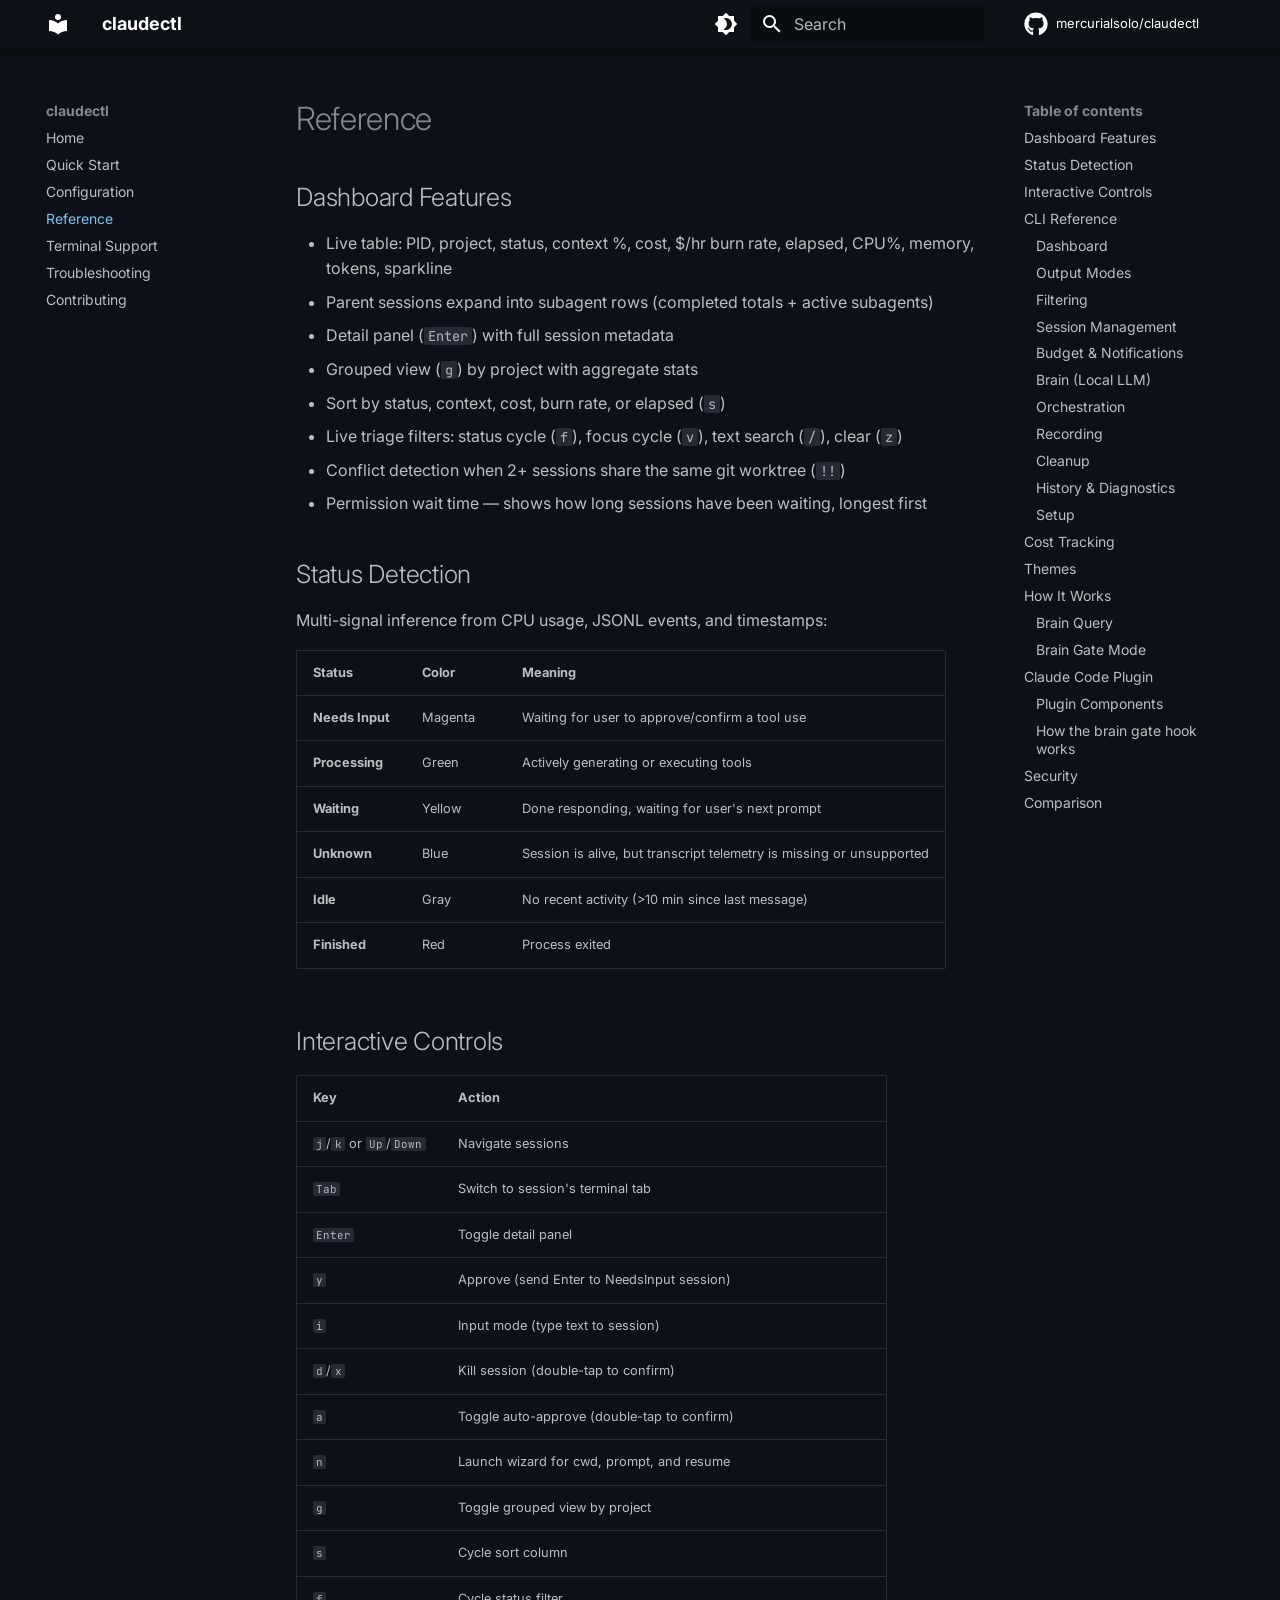
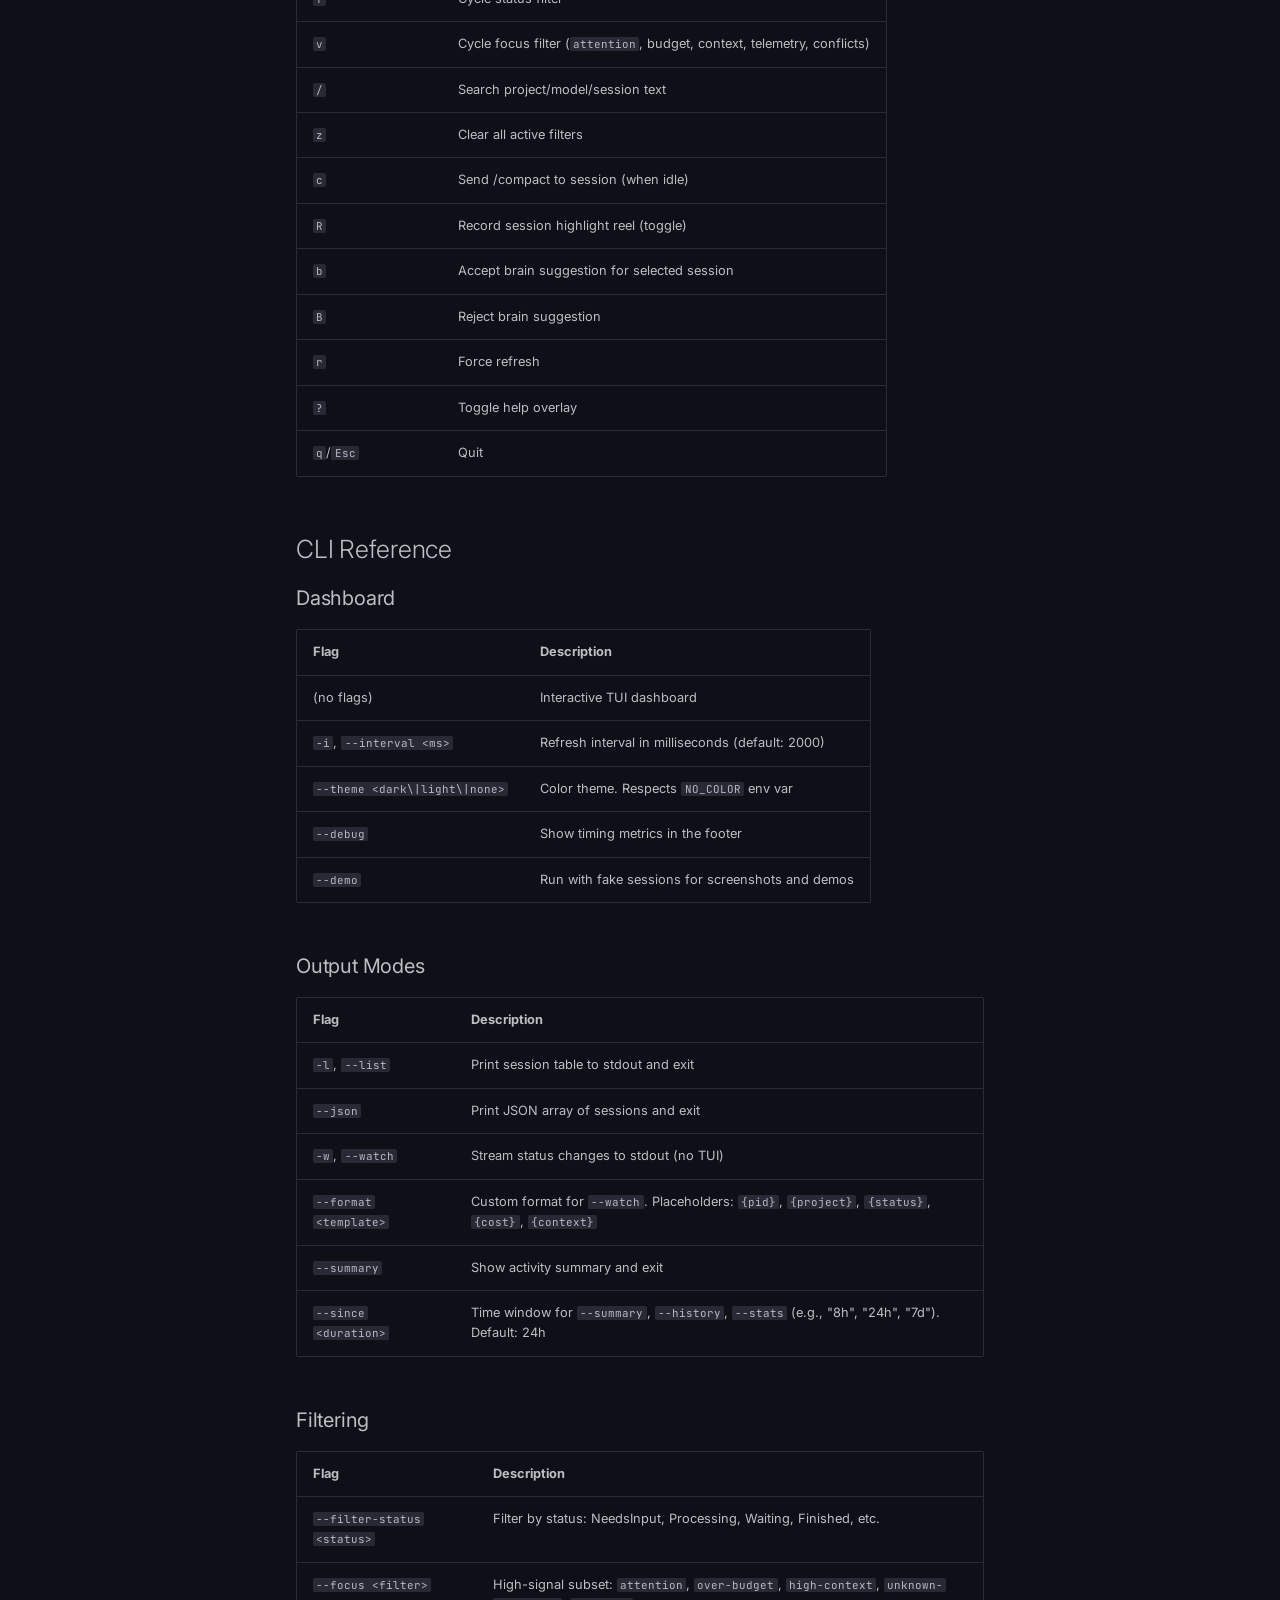
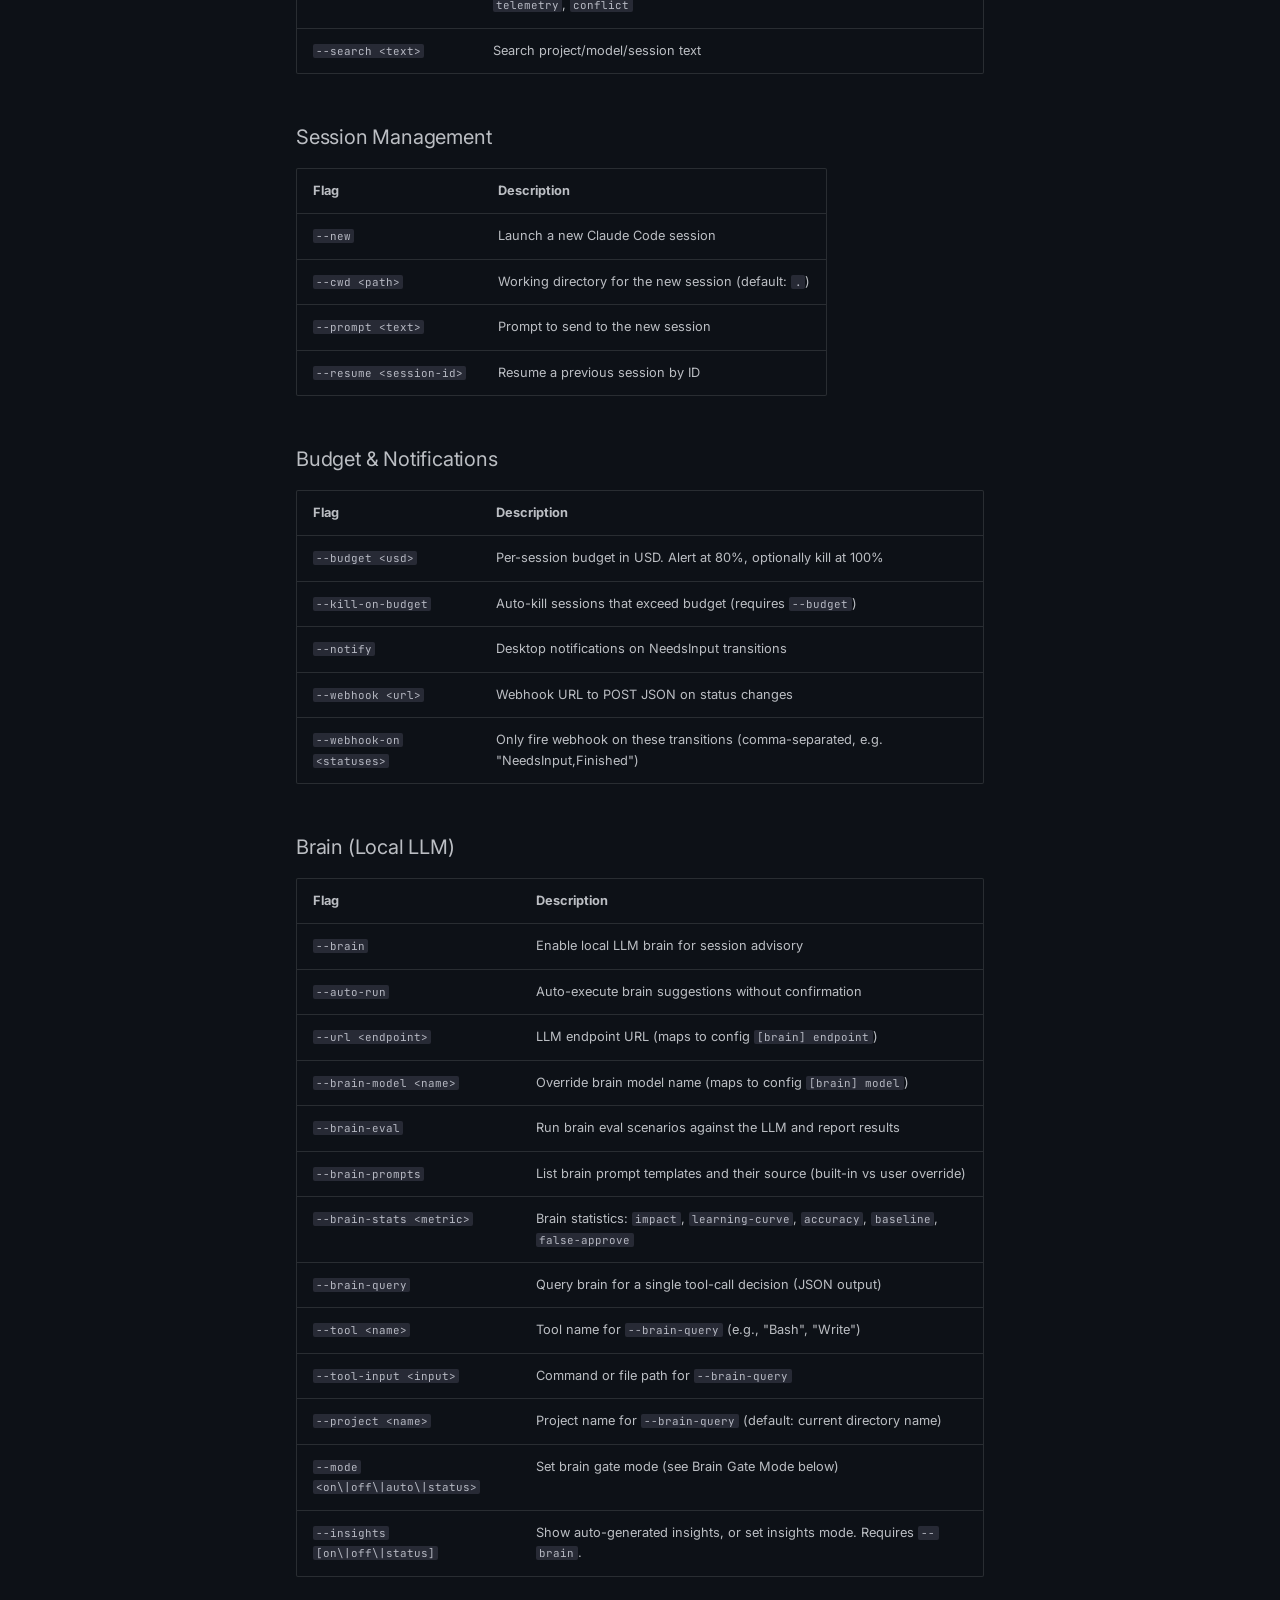
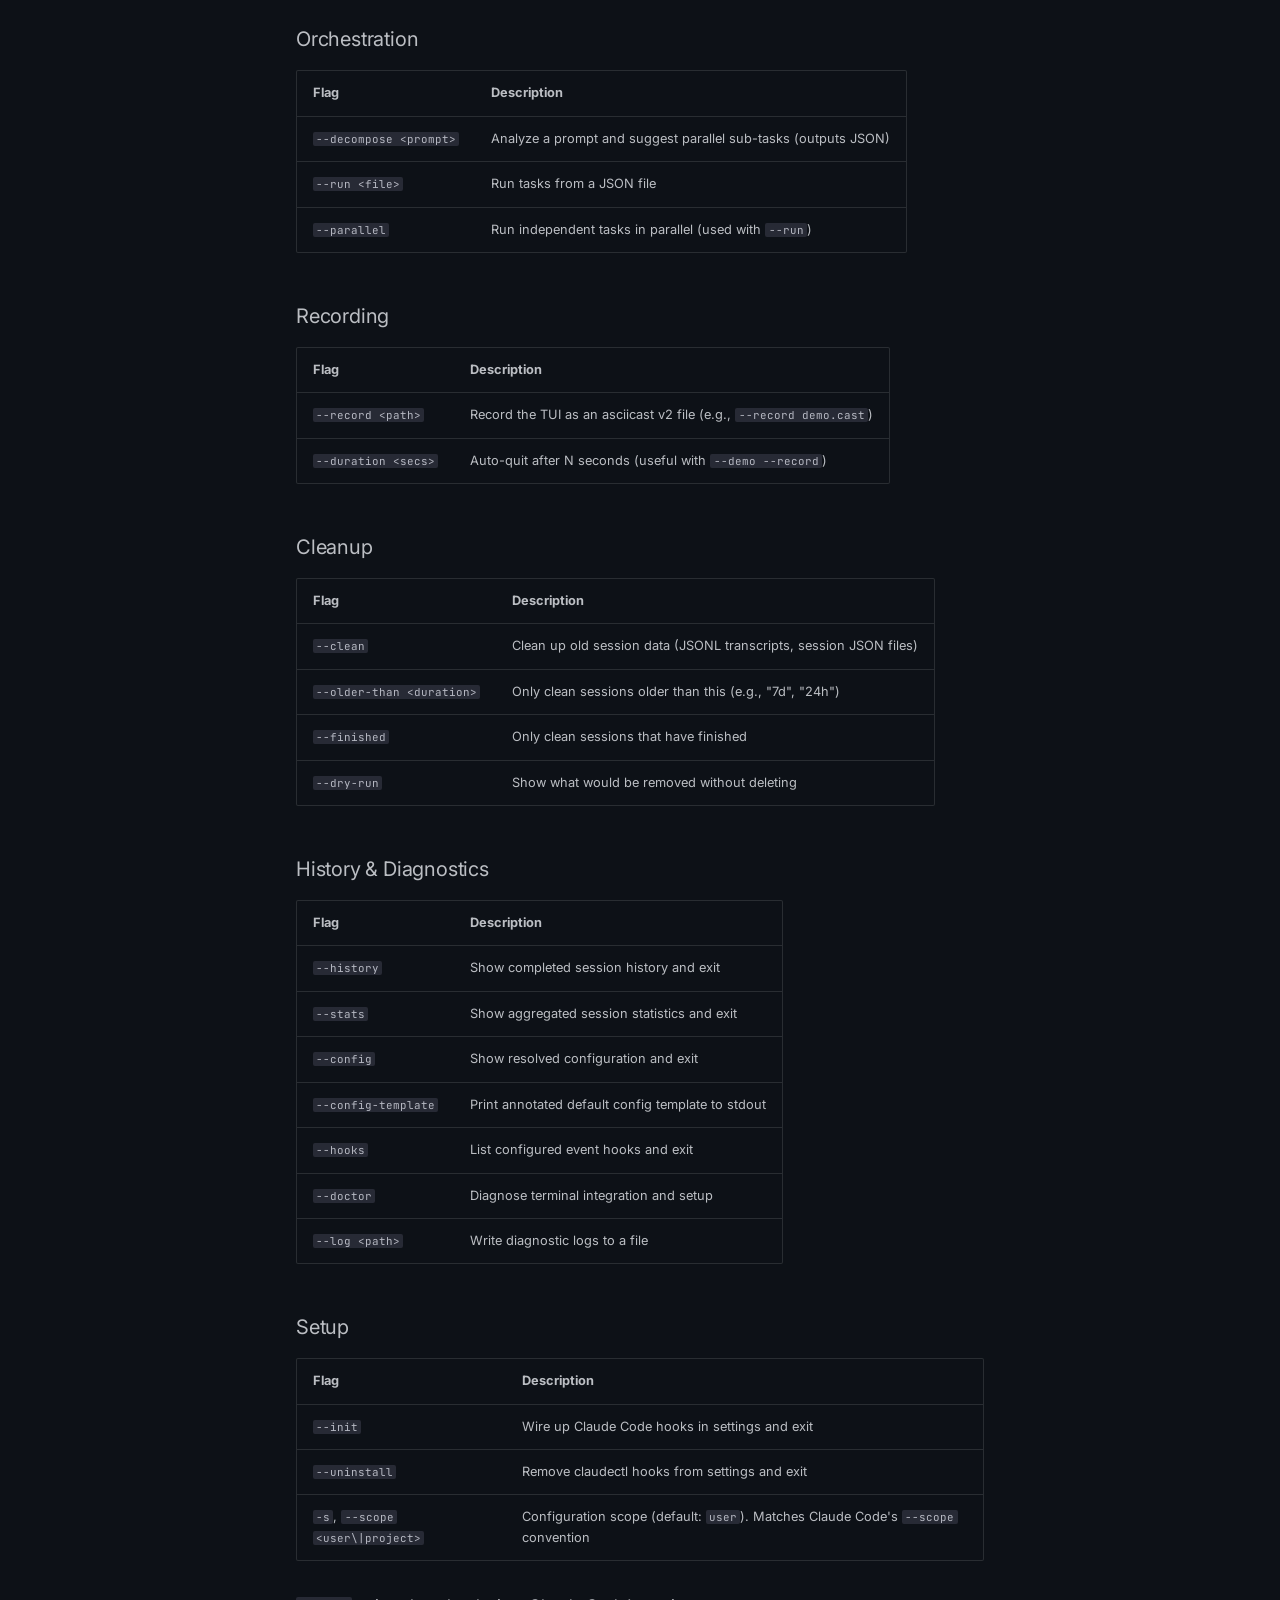
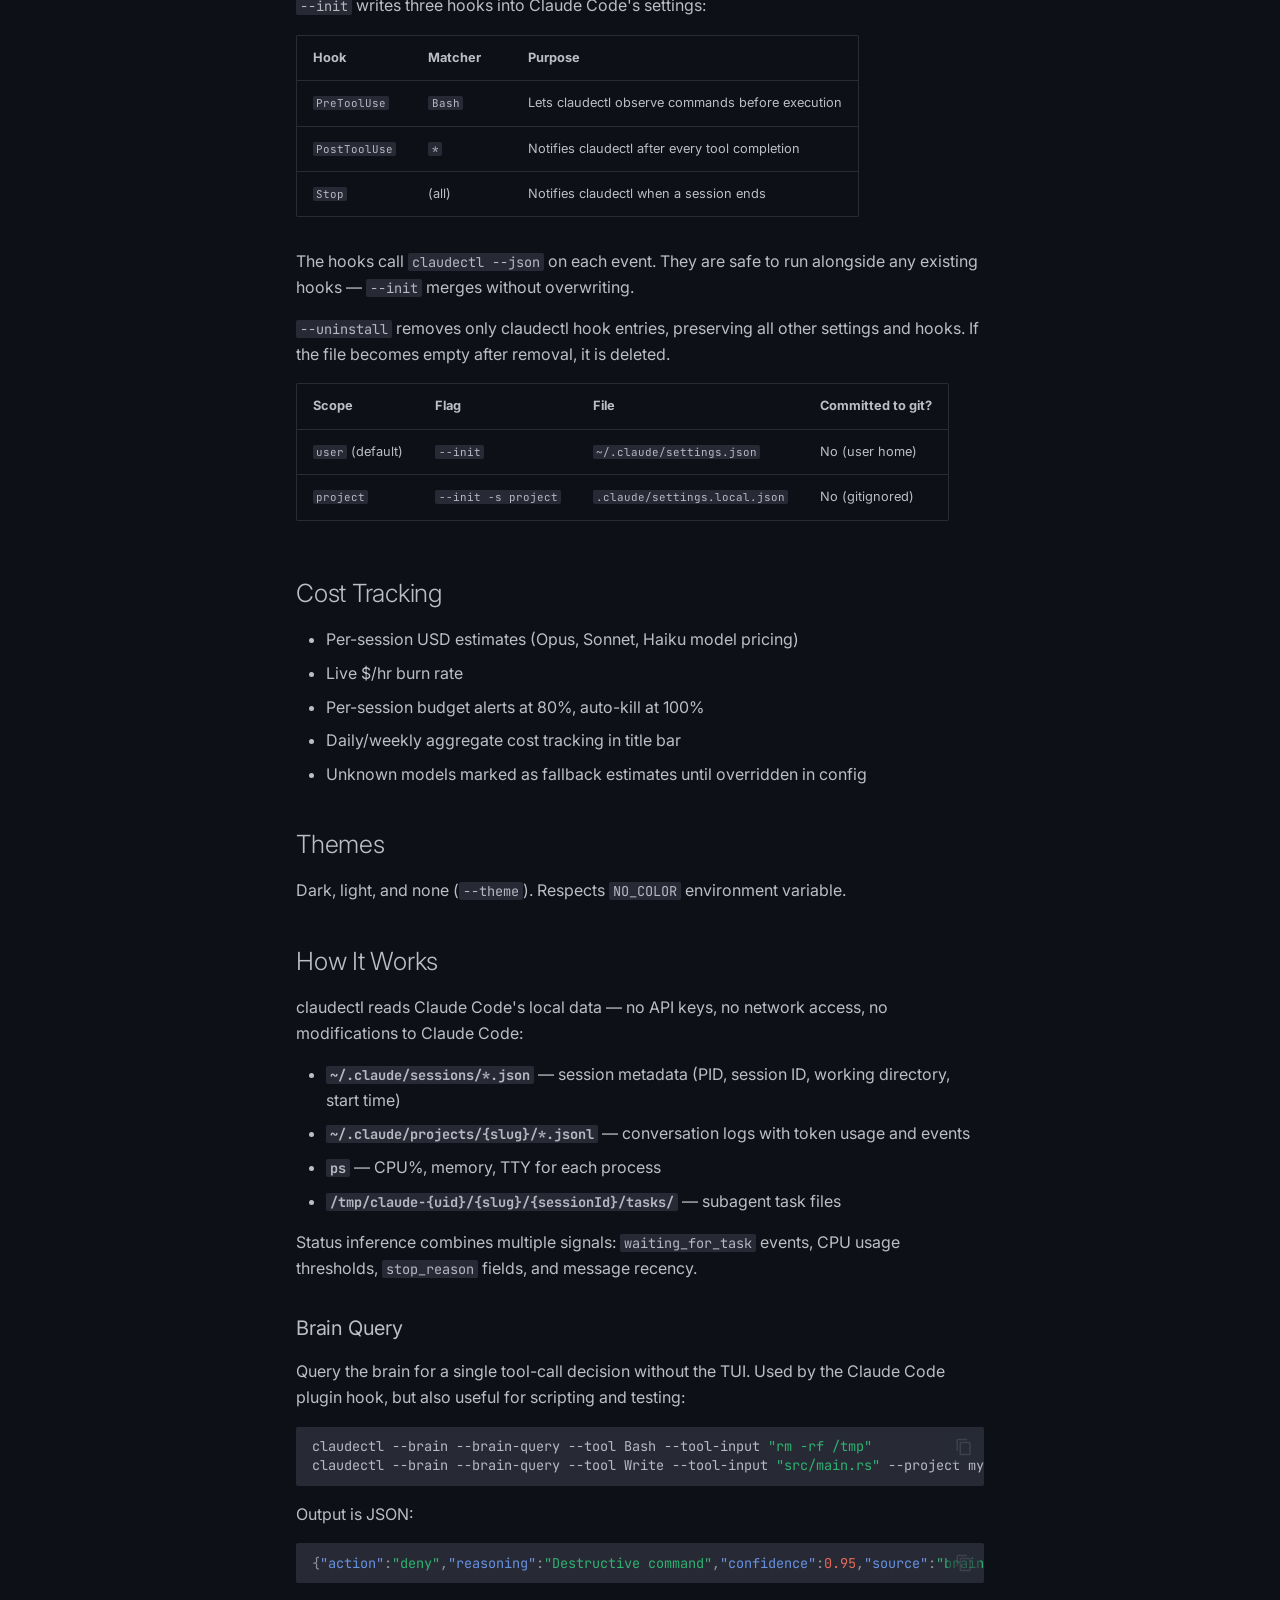
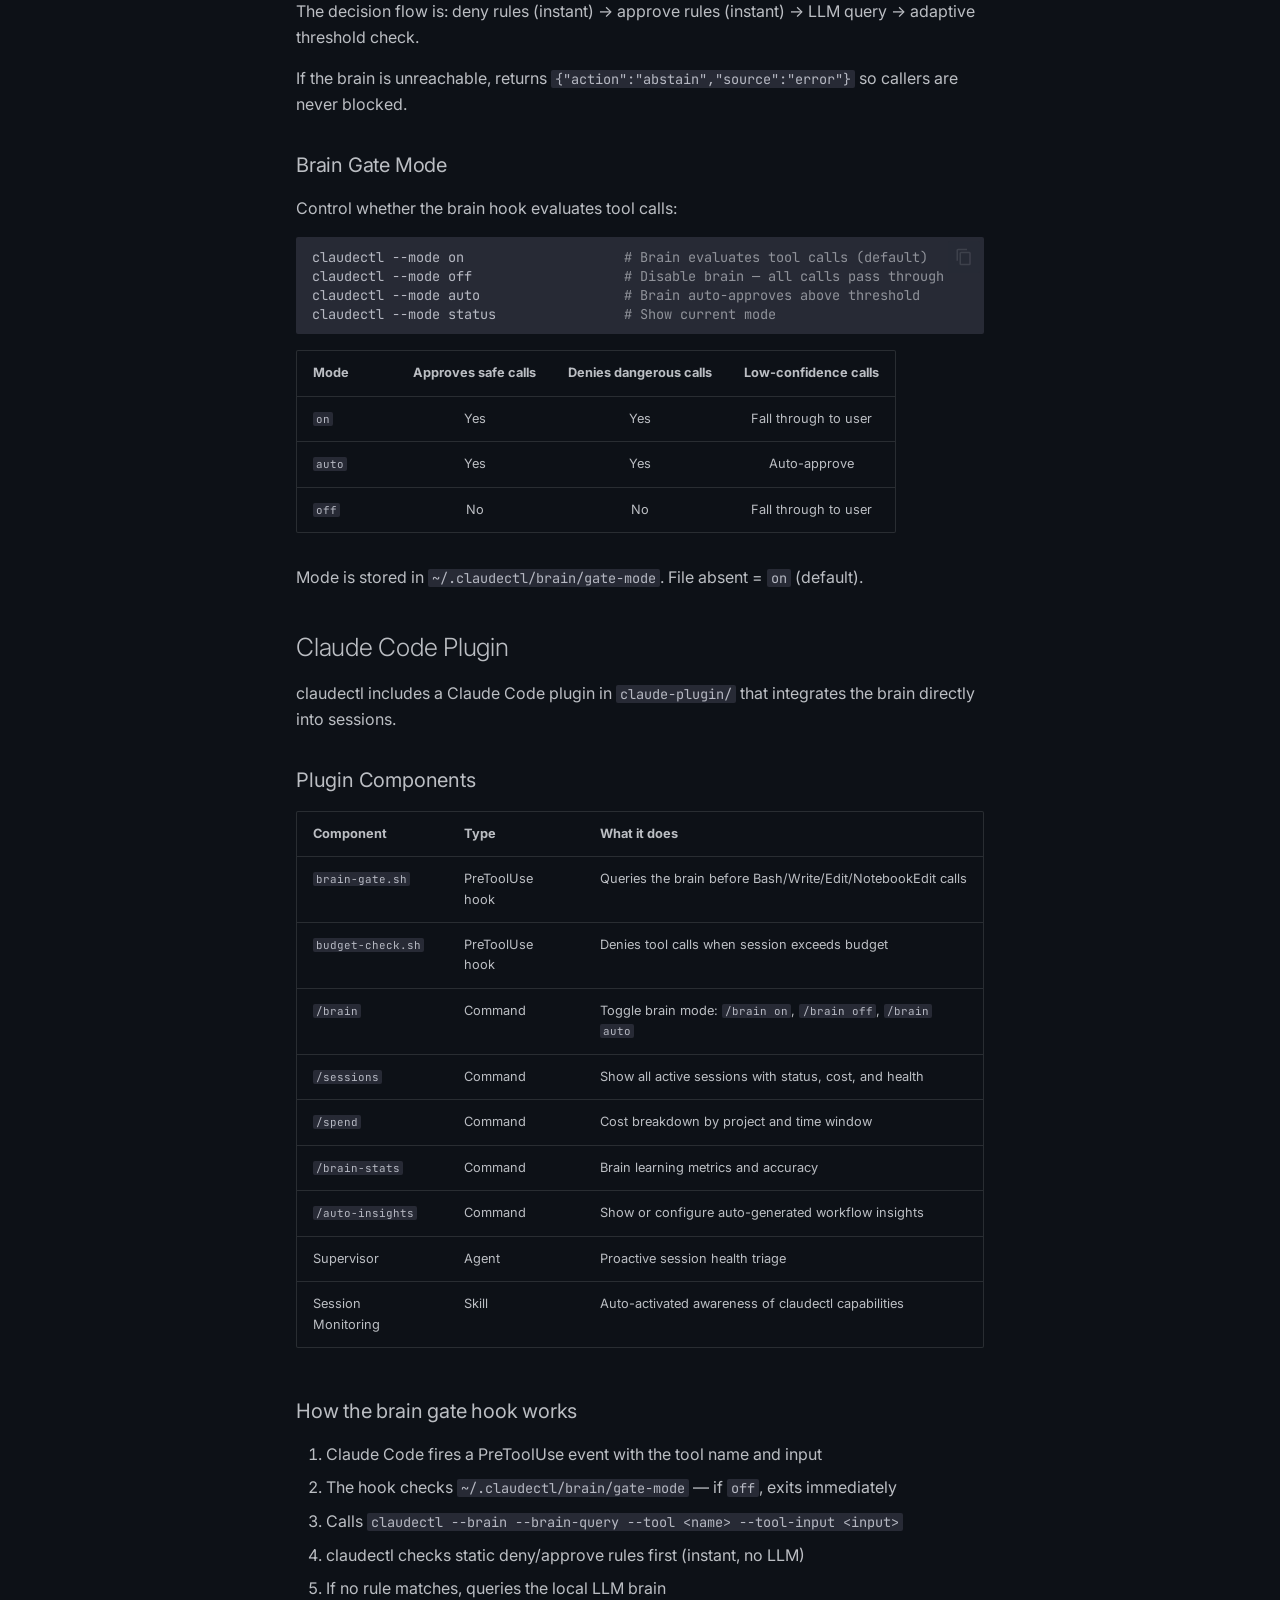
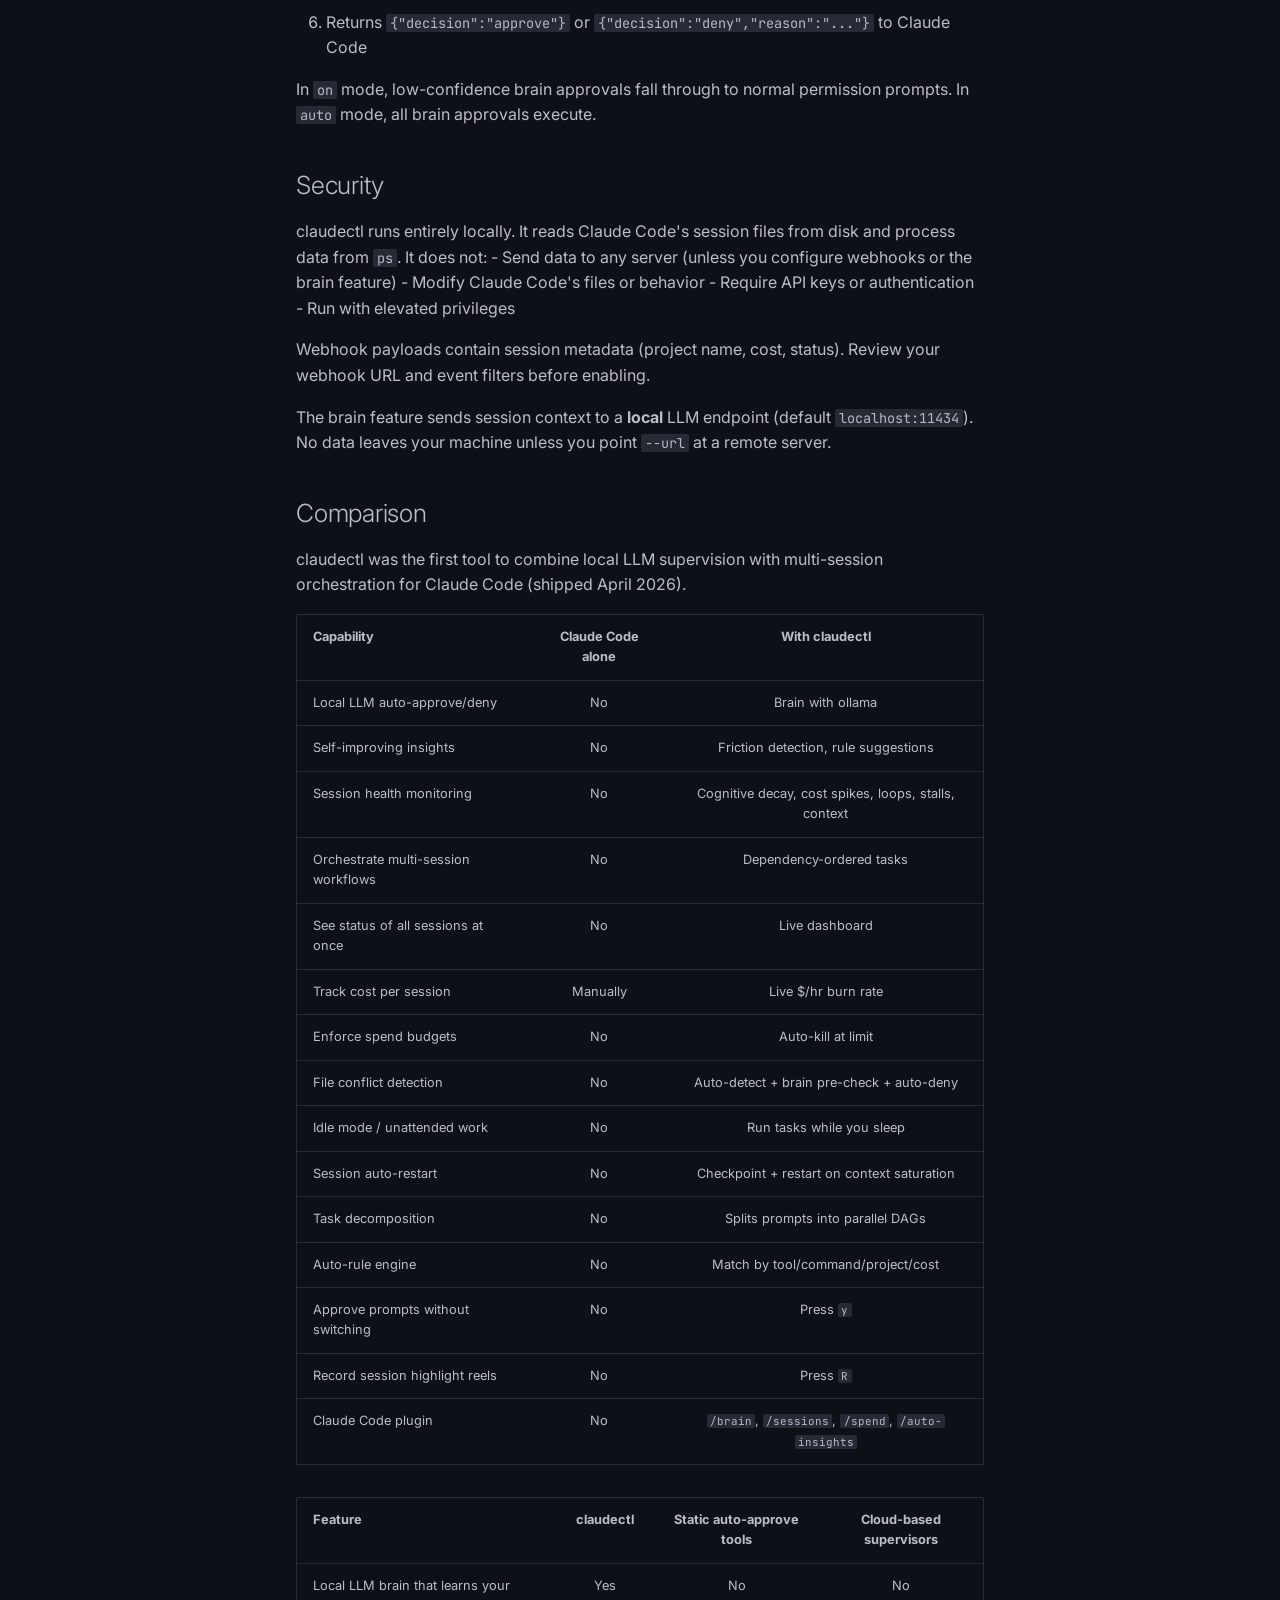
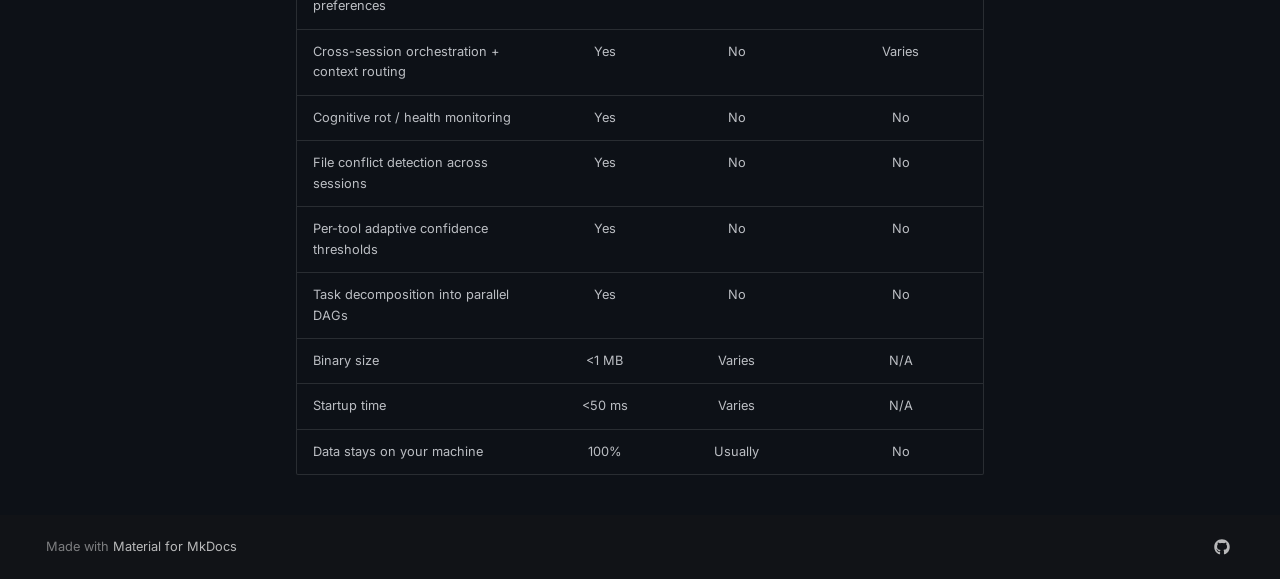
<file: reference/index.html>
<!doctype html>
<html lang="en" class="no-js">
  <head>
    
      <meta charset="utf-8">
      <meta name="viewport" content="width=device-width,initial-scale=1">
      
        <meta name="description" content="Mission control for Claude Code — supervise, budget, orchestrate, and auto-pilot sessions with a local LLM brain.">
      
      
      
        <link rel="canonical" href="https://mercurialsolo.github.io/claudectl/reference/">
      
      
        <link rel="prev" href="../configuration/">
      
      
        <link rel="next" href="../terminal-support/">
      
      
        
      
      
      <link rel="icon" href="../assets/images/favicon.png">
      <meta name="generator" content="mkdocs-1.6.1, mkdocs-material-9.7.6">
    
    
      
        <title>Reference - claudectl</title>
      
    
    
      <link rel="stylesheet" href="../assets/stylesheets/main.484c7ddc.min.css">
      
        
        <link rel="stylesheet" href="../assets/stylesheets/palette.ab4e12ef.min.css">
      
      


    
    
      
    
    
      
        
        
        <link rel="preconnect" href="https://fonts.gstatic.com" crossorigin>
        <link rel="stylesheet" href="https://fonts.googleapis.com/css?family=Inter:300,300i,400,400i,700,700i%7CJetBrains+Mono:400,400i,700,700i&display=fallback">
        <style>:root{--md-text-font:"Inter";--md-code-font:"JetBrains Mono"}</style>
      
    
    
      <link rel="stylesheet" href="../stylesheets/extra.css">
    
    <script>__md_scope=new URL("..",location),__md_hash=e=>[...e].reduce(((e,_)=>(e<<5)-e+_.charCodeAt(0)),0),__md_get=(e,_=localStorage,t=__md_scope)=>JSON.parse(_.getItem(t.pathname+"."+e)),__md_set=(e,_,t=localStorage,a=__md_scope)=>{try{t.setItem(a.pathname+"."+e,JSON.stringify(_))}catch(e){}}</script>
    
      

    
    
  </head>
  
  
    
    
      
    
    
    
    
    <body dir="ltr" data-md-color-scheme="slate" data-md-color-primary="custom" data-md-color-accent="light-green">
  
    
    <input class="md-toggle" data-md-toggle="drawer" type="checkbox" id="__drawer" autocomplete="off">
    <input class="md-toggle" data-md-toggle="search" type="checkbox" id="__search" autocomplete="off">
    <label class="md-overlay" for="__drawer"></label>
    <div data-md-component="skip">
      
        
        <a href="#reference" class="md-skip">
          Skip to content
        </a>
      
    </div>
    <div data-md-component="announce">
      
    </div>
    
    
      

  

<header class="md-header md-header--shadow" data-md-component="header">
  <nav class="md-header__inner md-grid" aria-label="Header">
    <a href=".." title="claudectl" class="md-header__button md-logo" aria-label="claudectl" data-md-component="logo">
      
  
  <svg xmlns="http://www.w3.org/2000/svg" viewBox="0 0 24 24"><path d="M12 8a3 3 0 0 0 3-3 3 3 0 0 0-3-3 3 3 0 0 0-3 3 3 3 0 0 0 3 3m0 3.54C9.64 9.35 6.5 8 3 8v11c3.5 0 6.64 1.35 9 3.54 2.36-2.19 5.5-3.54 9-3.54V8c-3.5 0-6.64 1.35-9 3.54"/></svg>

    </a>
    <label class="md-header__button md-icon" for="__drawer">
      
      <svg xmlns="http://www.w3.org/2000/svg" viewBox="0 0 24 24"><path d="M3 6h18v2H3zm0 5h18v2H3zm0 5h18v2H3z"/></svg>
    </label>
    <div class="md-header__title" data-md-component="header-title">
      <div class="md-header__ellipsis">
        <div class="md-header__topic">
          <span class="md-ellipsis">
            claudectl
          </span>
        </div>
        <div class="md-header__topic" data-md-component="header-topic">
          <span class="md-ellipsis">
            
              Reference
            
          </span>
        </div>
      </div>
    </div>
    
      
        <form class="md-header__option" data-md-component="palette">
  
    
    
    
    <input class="md-option" data-md-color-media="" data-md-color-scheme="slate" data-md-color-primary="custom" data-md-color-accent="light-green"  aria-label="Switch to light mode"  type="radio" name="__palette" id="__palette_0">
    
      <label class="md-header__button md-icon" title="Switch to light mode" for="__palette_1" hidden>
        <svg xmlns="http://www.w3.org/2000/svg" viewBox="0 0 24 24"><path d="M12 18c-.89 0-1.74-.2-2.5-.55C11.56 16.5 13 14.42 13 12s-1.44-4.5-3.5-5.45C10.26 6.2 11.11 6 12 6a6 6 0 0 1 6 6 6 6 0 0 1-6 6m8-9.31V4h-4.69L12 .69 8.69 4H4v4.69L.69 12 4 15.31V20h4.69L12 23.31 15.31 20H20v-4.69L23.31 12z"/></svg>
      </label>
    
  
    
    
    
    <input class="md-option" data-md-color-media="" data-md-color-scheme="default" data-md-color-primary="custom" data-md-color-accent="green"  aria-label="Switch to dark mode"  type="radio" name="__palette" id="__palette_1">
    
      <label class="md-header__button md-icon" title="Switch to dark mode" for="__palette_0" hidden>
        <svg xmlns="http://www.w3.org/2000/svg" viewBox="0 0 24 24"><path d="M12 8a4 4 0 0 0-4 4 4 4 0 0 0 4 4 4 4 0 0 0 4-4 4 4 0 0 0-4-4m0 10a6 6 0 0 1-6-6 6 6 0 0 1 6-6 6 6 0 0 1 6 6 6 6 0 0 1-6 6m8-9.31V4h-4.69L12 .69 8.69 4H4v4.69L.69 12 4 15.31V20h4.69L12 23.31 15.31 20H20v-4.69L23.31 12z"/></svg>
      </label>
    
  
</form>
      
    
    
      <script>var palette=__md_get("__palette");if(palette&&palette.color){if("(prefers-color-scheme)"===palette.color.media){var media=matchMedia("(prefers-color-scheme: light)"),input=document.querySelector(media.matches?"[data-md-color-media='(prefers-color-scheme: light)']":"[data-md-color-media='(prefers-color-scheme: dark)']");palette.color.media=input.getAttribute("data-md-color-media"),palette.color.scheme=input.getAttribute("data-md-color-scheme"),palette.color.primary=input.getAttribute("data-md-color-primary"),palette.color.accent=input.getAttribute("data-md-color-accent")}for(var[key,value]of Object.entries(palette.color))document.body.setAttribute("data-md-color-"+key,value)}</script>
    
    
    
      
      
        <label class="md-header__button md-icon" for="__search">
          
          <svg xmlns="http://www.w3.org/2000/svg" viewBox="0 0 24 24"><path d="M9.5 3A6.5 6.5 0 0 1 16 9.5c0 1.61-.59 3.09-1.56 4.23l.27.27h.79l5 5-1.5 1.5-5-5v-.79l-.27-.27A6.52 6.52 0 0 1 9.5 16 6.5 6.5 0 0 1 3 9.5 6.5 6.5 0 0 1 9.5 3m0 2C7 5 5 7 5 9.5S7 14 9.5 14 14 12 14 9.5 12 5 9.5 5"/></svg>
        </label>
        <div class="md-search" data-md-component="search" role="dialog">
  <label class="md-search__overlay" for="__search"></label>
  <div class="md-search__inner" role="search">
    <form class="md-search__form" name="search">
      <input type="text" class="md-search__input" name="query" aria-label="Search" placeholder="Search" autocapitalize="off" autocorrect="off" autocomplete="off" spellcheck="false" data-md-component="search-query" required>
      <label class="md-search__icon md-icon" for="__search">
        
        <svg xmlns="http://www.w3.org/2000/svg" viewBox="0 0 24 24"><path d="M9.5 3A6.5 6.5 0 0 1 16 9.5c0 1.61-.59 3.09-1.56 4.23l.27.27h.79l5 5-1.5 1.5-5-5v-.79l-.27-.27A6.52 6.52 0 0 1 9.5 16 6.5 6.5 0 0 1 3 9.5 6.5 6.5 0 0 1 9.5 3m0 2C7 5 5 7 5 9.5S7 14 9.5 14 14 12 14 9.5 12 5 9.5 5"/></svg>
        
        <svg xmlns="http://www.w3.org/2000/svg" viewBox="0 0 24 24"><path d="M20 11v2H8l5.5 5.5-1.42 1.42L4.16 12l7.92-7.92L13.5 5.5 8 11z"/></svg>
      </label>
      <nav class="md-search__options" aria-label="Search">
        
        <button type="reset" class="md-search__icon md-icon" title="Clear" aria-label="Clear" tabindex="-1">
          
          <svg xmlns="http://www.w3.org/2000/svg" viewBox="0 0 24 24"><path d="M19 6.41 17.59 5 12 10.59 6.41 5 5 6.41 10.59 12 5 17.59 6.41 19 12 13.41 17.59 19 19 17.59 13.41 12z"/></svg>
        </button>
      </nav>
      
        <div class="md-search__suggest" data-md-component="search-suggest"></div>
      
    </form>
    <div class="md-search__output">
      <div class="md-search__scrollwrap" tabindex="0" data-md-scrollfix>
        <div class="md-search-result" data-md-component="search-result">
          <div class="md-search-result__meta">
            Initializing search
          </div>
          <ol class="md-search-result__list" role="presentation"></ol>
        </div>
      </div>
    </div>
  </div>
</div>
      
    
    
      <div class="md-header__source">
        <a href="https://github.com/mercurialsolo/claudectl" title="Go to repository" class="md-source" data-md-component="source">
  <div class="md-source__icon md-icon">
    
    <svg xmlns="http://www.w3.org/2000/svg" viewBox="0 0 512 512"><!--! Font Awesome Free 7.1.0 by @fontawesome - https://fontawesome.com License - https://fontawesome.com/license/free (Icons: CC BY 4.0, Fonts: SIL OFL 1.1, Code: MIT License) Copyright 2025 Fonticons, Inc.--><path d="M173.9 397.4c0 2-2.3 3.6-5.2 3.6-3.3.3-5.6-1.3-5.6-3.6 0-2 2.3-3.6 5.2-3.6 3-.3 5.6 1.3 5.6 3.6m-31.1-4.5c-.7 2 1.3 4.3 4.3 4.9 2.6 1 5.6 0 6.2-2s-1.3-4.3-4.3-5.2c-2.6-.7-5.5.3-6.2 2.3m44.2-1.7c-2.9.7-4.9 2.6-4.6 4.9.3 2 2.9 3.3 5.9 2.6 2.9-.7 4.9-2.6 4.6-4.6-.3-1.9-3-3.2-5.9-2.9M252.8 8C114.1 8 8 113.3 8 252c0 110.9 69.8 205.8 169.5 239.2 12.8 2.3 17.3-5.6 17.3-12.1 0-6.2-.3-40.4-.3-61.4 0 0-70 15-84.7-29.8 0 0-11.4-29.1-27.8-36.6 0 0-22.9-15.7 1.6-15.4 0 0 24.9 2 38.6 25.8 21.9 38.6 58.6 27.5 72.9 20.9 2.3-16 8.8-27.1 16-33.7-55.9-6.2-112.3-14.3-112.3-110.5 0-27.5 7.6-41.3 23.6-58.9-2.6-6.5-11.1-33.3 2.6-67.9 20.9-6.5 69 27 69 27 20-5.6 41.5-8.5 62.8-8.5s42.8 2.9 62.8 8.5c0 0 48.1-33.6 69-27 13.7 34.7 5.2 61.4 2.6 67.9 16 17.7 25.8 31.5 25.8 58.9 0 96.5-58.9 104.2-114.8 110.5 9.2 7.9 17 22.9 17 46.4 0 33.7-.3 75.4-.3 83.6 0 6.5 4.6 14.4 17.3 12.1C436.2 457.8 504 362.9 504 252 504 113.3 391.5 8 252.8 8M105.2 352.9c-1.3 1-1 3.3.7 5.2 1.6 1.6 3.9 2.3 5.2 1 1.3-1 1-3.3-.7-5.2-1.6-1.6-3.9-2.3-5.2-1m-10.8-8.1c-.7 1.3.3 2.9 2.3 3.9 1.6 1 3.6.7 4.3-.7.7-1.3-.3-2.9-2.3-3.9-2-.6-3.6-.3-4.3.7m32.4 35.6c-1.6 1.3-1 4.3 1.3 6.2 2.3 2.3 5.2 2.6 6.5 1 1.3-1.3.7-4.3-1.3-6.2-2.2-2.3-5.2-2.6-6.5-1m-11.4-14.7c-1.6 1-1.6 3.6 0 5.9s4.3 3.3 5.6 2.3c1.6-1.3 1.6-3.9 0-6.2-1.4-2.3-4-3.3-5.6-2"/></svg>
  </div>
  <div class="md-source__repository">
    mercurialsolo/claudectl
  </div>
</a>
      </div>
    
  </nav>
  
</header>
    
    <div class="md-container" data-md-component="container">
      
      
        
          
        
      
      <main class="md-main" data-md-component="main">
        <div class="md-main__inner md-grid">
          
            
              
              <div class="md-sidebar md-sidebar--primary" data-md-component="sidebar" data-md-type="navigation" >
                <div class="md-sidebar__scrollwrap">
                  <div class="md-sidebar__inner">
                    



<nav class="md-nav md-nav--primary" aria-label="Navigation" data-md-level="0">
  <label class="md-nav__title" for="__drawer">
    <a href=".." title="claudectl" class="md-nav__button md-logo" aria-label="claudectl" data-md-component="logo">
      
  
  <svg xmlns="http://www.w3.org/2000/svg" viewBox="0 0 24 24"><path d="M12 8a3 3 0 0 0 3-3 3 3 0 0 0-3-3 3 3 0 0 0-3 3 3 3 0 0 0 3 3m0 3.54C9.64 9.35 6.5 8 3 8v11c3.5 0 6.64 1.35 9 3.54 2.36-2.19 5.5-3.54 9-3.54V8c-3.5 0-6.64 1.35-9 3.54"/></svg>

    </a>
    claudectl
  </label>
  
    <div class="md-nav__source">
      <a href="https://github.com/mercurialsolo/claudectl" title="Go to repository" class="md-source" data-md-component="source">
  <div class="md-source__icon md-icon">
    
    <svg xmlns="http://www.w3.org/2000/svg" viewBox="0 0 512 512"><!--! Font Awesome Free 7.1.0 by @fontawesome - https://fontawesome.com License - https://fontawesome.com/license/free (Icons: CC BY 4.0, Fonts: SIL OFL 1.1, Code: MIT License) Copyright 2025 Fonticons, Inc.--><path d="M173.9 397.4c0 2-2.3 3.6-5.2 3.6-3.3.3-5.6-1.3-5.6-3.6 0-2 2.3-3.6 5.2-3.6 3-.3 5.6 1.3 5.6 3.6m-31.1-4.5c-.7 2 1.3 4.3 4.3 4.9 2.6 1 5.6 0 6.2-2s-1.3-4.3-4.3-5.2c-2.6-.7-5.5.3-6.2 2.3m44.2-1.7c-2.9.7-4.9 2.6-4.6 4.9.3 2 2.9 3.3 5.9 2.6 2.9-.7 4.9-2.6 4.6-4.6-.3-1.9-3-3.2-5.9-2.9M252.8 8C114.1 8 8 113.3 8 252c0 110.9 69.8 205.8 169.5 239.2 12.8 2.3 17.3-5.6 17.3-12.1 0-6.2-.3-40.4-.3-61.4 0 0-70 15-84.7-29.8 0 0-11.4-29.1-27.8-36.6 0 0-22.9-15.7 1.6-15.4 0 0 24.9 2 38.6 25.8 21.9 38.6 58.6 27.5 72.9 20.9 2.3-16 8.8-27.1 16-33.7-55.9-6.2-112.3-14.3-112.3-110.5 0-27.5 7.6-41.3 23.6-58.9-2.6-6.5-11.1-33.3 2.6-67.9 20.9-6.5 69 27 69 27 20-5.6 41.5-8.5 62.8-8.5s42.8 2.9 62.8 8.5c0 0 48.1-33.6 69-27 13.7 34.7 5.2 61.4 2.6 67.9 16 17.7 25.8 31.5 25.8 58.9 0 96.5-58.9 104.2-114.8 110.5 9.2 7.9 17 22.9 17 46.4 0 33.7-.3 75.4-.3 83.6 0 6.5 4.6 14.4 17.3 12.1C436.2 457.8 504 362.9 504 252 504 113.3 391.5 8 252.8 8M105.2 352.9c-1.3 1-1 3.3.7 5.2 1.6 1.6 3.9 2.3 5.2 1 1.3-1 1-3.3-.7-5.2-1.6-1.6-3.9-2.3-5.2-1m-10.8-8.1c-.7 1.3.3 2.9 2.3 3.9 1.6 1 3.6.7 4.3-.7.7-1.3-.3-2.9-2.3-3.9-2-.6-3.6-.3-4.3.7m32.4 35.6c-1.6 1.3-1 4.3 1.3 6.2 2.3 2.3 5.2 2.6 6.5 1 1.3-1.3.7-4.3-1.3-6.2-2.2-2.3-5.2-2.6-6.5-1m-11.4-14.7c-1.6 1-1.6 3.6 0 5.9s4.3 3.3 5.6 2.3c1.6-1.3 1.6-3.9 0-6.2-1.4-2.3-4-3.3-5.6-2"/></svg>
  </div>
  <div class="md-source__repository">
    mercurialsolo/claudectl
  </div>
</a>
    </div>
  
  <ul class="md-nav__list" data-md-scrollfix>
    
      
      
  
  
  
  
    <li class="md-nav__item">
      <a href=".." class="md-nav__link">
        
  
  
  <span class="md-ellipsis">
    
  
    Home
  

    
  </span>
  
  

      </a>
    </li>
  

    
      
      
  
  
  
  
    <li class="md-nav__item">
      <a href="../quickstart/" class="md-nav__link">
        
  
  
  <span class="md-ellipsis">
    
  
    Quick Start
  

    
  </span>
  
  

      </a>
    </li>
  

    
      
      
  
  
  
  
    <li class="md-nav__item">
      <a href="../configuration/" class="md-nav__link">
        
  
  
  <span class="md-ellipsis">
    
  
    Configuration
  

    
  </span>
  
  

      </a>
    </li>
  

    
      
      
  
  
    
  
  
  
    <li class="md-nav__item md-nav__item--active">
      
      <input class="md-nav__toggle md-toggle" type="checkbox" id="__toc">
      
      
        
      
      
        <label class="md-nav__link md-nav__link--active" for="__toc">
          
  
  
  <span class="md-ellipsis">
    
  
    Reference
  

    
  </span>
  
  

          <span class="md-nav__icon md-icon"></span>
        </label>
      
      <a href="./" class="md-nav__link md-nav__link--active">
        
  
  
  <span class="md-ellipsis">
    
  
    Reference
  

    
  </span>
  
  

      </a>
      
        

<nav class="md-nav md-nav--secondary" aria-label="Table of contents">
  
  
  
    
  
  
    <label class="md-nav__title" for="__toc">
      <span class="md-nav__icon md-icon"></span>
      Table of contents
    </label>
    <ul class="md-nav__list" data-md-component="toc" data-md-scrollfix>
      
        <li class="md-nav__item">
  <a href="#dashboard-features" class="md-nav__link">
    <span class="md-ellipsis">
      
        Dashboard Features
      
    </span>
  </a>
  
</li>
      
        <li class="md-nav__item">
  <a href="#status-detection" class="md-nav__link">
    <span class="md-ellipsis">
      
        Status Detection
      
    </span>
  </a>
  
</li>
      
        <li class="md-nav__item">
  <a href="#interactive-controls" class="md-nav__link">
    <span class="md-ellipsis">
      
        Interactive Controls
      
    </span>
  </a>
  
</li>
      
        <li class="md-nav__item">
  <a href="#cli-reference" class="md-nav__link">
    <span class="md-ellipsis">
      
        CLI Reference
      
    </span>
  </a>
  
    <nav class="md-nav" aria-label="CLI Reference">
      <ul class="md-nav__list">
        
          <li class="md-nav__item">
  <a href="#dashboard" class="md-nav__link">
    <span class="md-ellipsis">
      
        Dashboard
      
    </span>
  </a>
  
</li>
        
          <li class="md-nav__item">
  <a href="#output-modes" class="md-nav__link">
    <span class="md-ellipsis">
      
        Output Modes
      
    </span>
  </a>
  
</li>
        
          <li class="md-nav__item">
  <a href="#filtering" class="md-nav__link">
    <span class="md-ellipsis">
      
        Filtering
      
    </span>
  </a>
  
</li>
        
          <li class="md-nav__item">
  <a href="#session-management" class="md-nav__link">
    <span class="md-ellipsis">
      
        Session Management
      
    </span>
  </a>
  
</li>
        
          <li class="md-nav__item">
  <a href="#budget-notifications" class="md-nav__link">
    <span class="md-ellipsis">
      
        Budget &amp; Notifications
      
    </span>
  </a>
  
</li>
        
          <li class="md-nav__item">
  <a href="#brain-local-llm" class="md-nav__link">
    <span class="md-ellipsis">
      
        Brain (Local LLM)
      
    </span>
  </a>
  
</li>
        
          <li class="md-nav__item">
  <a href="#orchestration" class="md-nav__link">
    <span class="md-ellipsis">
      
        Orchestration
      
    </span>
  </a>
  
</li>
        
          <li class="md-nav__item">
  <a href="#recording" class="md-nav__link">
    <span class="md-ellipsis">
      
        Recording
      
    </span>
  </a>
  
</li>
        
          <li class="md-nav__item">
  <a href="#cleanup" class="md-nav__link">
    <span class="md-ellipsis">
      
        Cleanup
      
    </span>
  </a>
  
</li>
        
          <li class="md-nav__item">
  <a href="#history-diagnostics" class="md-nav__link">
    <span class="md-ellipsis">
      
        History &amp; Diagnostics
      
    </span>
  </a>
  
</li>
        
          <li class="md-nav__item">
  <a href="#setup" class="md-nav__link">
    <span class="md-ellipsis">
      
        Setup
      
    </span>
  </a>
  
</li>
        
      </ul>
    </nav>
  
</li>
      
        <li class="md-nav__item">
  <a href="#cost-tracking" class="md-nav__link">
    <span class="md-ellipsis">
      
        Cost Tracking
      
    </span>
  </a>
  
</li>
      
        <li class="md-nav__item">
  <a href="#themes" class="md-nav__link">
    <span class="md-ellipsis">
      
        Themes
      
    </span>
  </a>
  
</li>
      
        <li class="md-nav__item">
  <a href="#how-it-works" class="md-nav__link">
    <span class="md-ellipsis">
      
        How It Works
      
    </span>
  </a>
  
    <nav class="md-nav" aria-label="How It Works">
      <ul class="md-nav__list">
        
          <li class="md-nav__item">
  <a href="#brain-query" class="md-nav__link">
    <span class="md-ellipsis">
      
        Brain Query
      
    </span>
  </a>
  
</li>
        
          <li class="md-nav__item">
  <a href="#brain-gate-mode" class="md-nav__link">
    <span class="md-ellipsis">
      
        Brain Gate Mode
      
    </span>
  </a>
  
</li>
        
      </ul>
    </nav>
  
</li>
      
        <li class="md-nav__item">
  <a href="#claude-code-plugin" class="md-nav__link">
    <span class="md-ellipsis">
      
        Claude Code Plugin
      
    </span>
  </a>
  
    <nav class="md-nav" aria-label="Claude Code Plugin">
      <ul class="md-nav__list">
        
          <li class="md-nav__item">
  <a href="#plugin-components" class="md-nav__link">
    <span class="md-ellipsis">
      
        Plugin Components
      
    </span>
  </a>
  
</li>
        
          <li class="md-nav__item">
  <a href="#how-the-brain-gate-hook-works" class="md-nav__link">
    <span class="md-ellipsis">
      
        How the brain gate hook works
      
    </span>
  </a>
  
</li>
        
      </ul>
    </nav>
  
</li>
      
        <li class="md-nav__item">
  <a href="#security" class="md-nav__link">
    <span class="md-ellipsis">
      
        Security
      
    </span>
  </a>
  
</li>
      
        <li class="md-nav__item">
  <a href="#comparison" class="md-nav__link">
    <span class="md-ellipsis">
      
        Comparison
      
    </span>
  </a>
  
</li>
      
    </ul>
  
</nav>
      
    </li>
  

    
      
      
  
  
  
  
    <li class="md-nav__item">
      <a href="../terminal-support/" class="md-nav__link">
        
  
  
  <span class="md-ellipsis">
    
  
    Terminal Support
  

    
  </span>
  
  

      </a>
    </li>
  

    
      
      
  
  
  
  
    <li class="md-nav__item">
      <a href="../troubleshooting/" class="md-nav__link">
        
  
  
  <span class="md-ellipsis">
    
  
    Troubleshooting
  

    
  </span>
  
  

      </a>
    </li>
  

    
      
      
  
  
  
  
    <li class="md-nav__item">
      <a href="../contributing/" class="md-nav__link">
        
  
  
  <span class="md-ellipsis">
    
  
    Contributing
  

    
  </span>
  
  

      </a>
    </li>
  

    
  </ul>
</nav>
                  </div>
                </div>
              </div>
            
            
              
              <div class="md-sidebar md-sidebar--secondary" data-md-component="sidebar" data-md-type="toc" >
                <div class="md-sidebar__scrollwrap">
                  <div class="md-sidebar__inner">
                    

<nav class="md-nav md-nav--secondary" aria-label="Table of contents">
  
  
  
    
  
  
    <label class="md-nav__title" for="__toc">
      <span class="md-nav__icon md-icon"></span>
      Table of contents
    </label>
    <ul class="md-nav__list" data-md-component="toc" data-md-scrollfix>
      
        <li class="md-nav__item">
  <a href="#dashboard-features" class="md-nav__link">
    <span class="md-ellipsis">
      
        Dashboard Features
      
    </span>
  </a>
  
</li>
      
        <li class="md-nav__item">
  <a href="#status-detection" class="md-nav__link">
    <span class="md-ellipsis">
      
        Status Detection
      
    </span>
  </a>
  
</li>
      
        <li class="md-nav__item">
  <a href="#interactive-controls" class="md-nav__link">
    <span class="md-ellipsis">
      
        Interactive Controls
      
    </span>
  </a>
  
</li>
      
        <li class="md-nav__item">
  <a href="#cli-reference" class="md-nav__link">
    <span class="md-ellipsis">
      
        CLI Reference
      
    </span>
  </a>
  
    <nav class="md-nav" aria-label="CLI Reference">
      <ul class="md-nav__list">
        
          <li class="md-nav__item">
  <a href="#dashboard" class="md-nav__link">
    <span class="md-ellipsis">
      
        Dashboard
      
    </span>
  </a>
  
</li>
        
          <li class="md-nav__item">
  <a href="#output-modes" class="md-nav__link">
    <span class="md-ellipsis">
      
        Output Modes
      
    </span>
  </a>
  
</li>
        
          <li class="md-nav__item">
  <a href="#filtering" class="md-nav__link">
    <span class="md-ellipsis">
      
        Filtering
      
    </span>
  </a>
  
</li>
        
          <li class="md-nav__item">
  <a href="#session-management" class="md-nav__link">
    <span class="md-ellipsis">
      
        Session Management
      
    </span>
  </a>
  
</li>
        
          <li class="md-nav__item">
  <a href="#budget-notifications" class="md-nav__link">
    <span class="md-ellipsis">
      
        Budget &amp; Notifications
      
    </span>
  </a>
  
</li>
        
          <li class="md-nav__item">
  <a href="#brain-local-llm" class="md-nav__link">
    <span class="md-ellipsis">
      
        Brain (Local LLM)
      
    </span>
  </a>
  
</li>
        
          <li class="md-nav__item">
  <a href="#orchestration" class="md-nav__link">
    <span class="md-ellipsis">
      
        Orchestration
      
    </span>
  </a>
  
</li>
        
          <li class="md-nav__item">
  <a href="#recording" class="md-nav__link">
    <span class="md-ellipsis">
      
        Recording
      
    </span>
  </a>
  
</li>
        
          <li class="md-nav__item">
  <a href="#cleanup" class="md-nav__link">
    <span class="md-ellipsis">
      
        Cleanup
      
    </span>
  </a>
  
</li>
        
          <li class="md-nav__item">
  <a href="#history-diagnostics" class="md-nav__link">
    <span class="md-ellipsis">
      
        History &amp; Diagnostics
      
    </span>
  </a>
  
</li>
        
          <li class="md-nav__item">
  <a href="#setup" class="md-nav__link">
    <span class="md-ellipsis">
      
        Setup
      
    </span>
  </a>
  
</li>
        
      </ul>
    </nav>
  
</li>
      
        <li class="md-nav__item">
  <a href="#cost-tracking" class="md-nav__link">
    <span class="md-ellipsis">
      
        Cost Tracking
      
    </span>
  </a>
  
</li>
      
        <li class="md-nav__item">
  <a href="#themes" class="md-nav__link">
    <span class="md-ellipsis">
      
        Themes
      
    </span>
  </a>
  
</li>
      
        <li class="md-nav__item">
  <a href="#how-it-works" class="md-nav__link">
    <span class="md-ellipsis">
      
        How It Works
      
    </span>
  </a>
  
    <nav class="md-nav" aria-label="How It Works">
      <ul class="md-nav__list">
        
          <li class="md-nav__item">
  <a href="#brain-query" class="md-nav__link">
    <span class="md-ellipsis">
      
        Brain Query
      
    </span>
  </a>
  
</li>
        
          <li class="md-nav__item">
  <a href="#brain-gate-mode" class="md-nav__link">
    <span class="md-ellipsis">
      
        Brain Gate Mode
      
    </span>
  </a>
  
</li>
        
      </ul>
    </nav>
  
</li>
      
        <li class="md-nav__item">
  <a href="#claude-code-plugin" class="md-nav__link">
    <span class="md-ellipsis">
      
        Claude Code Plugin
      
    </span>
  </a>
  
    <nav class="md-nav" aria-label="Claude Code Plugin">
      <ul class="md-nav__list">
        
          <li class="md-nav__item">
  <a href="#plugin-components" class="md-nav__link">
    <span class="md-ellipsis">
      
        Plugin Components
      
    </span>
  </a>
  
</li>
        
          <li class="md-nav__item">
  <a href="#how-the-brain-gate-hook-works" class="md-nav__link">
    <span class="md-ellipsis">
      
        How the brain gate hook works
      
    </span>
  </a>
  
</li>
        
      </ul>
    </nav>
  
</li>
      
        <li class="md-nav__item">
  <a href="#security" class="md-nav__link">
    <span class="md-ellipsis">
      
        Security
      
    </span>
  </a>
  
</li>
      
        <li class="md-nav__item">
  <a href="#comparison" class="md-nav__link">
    <span class="md-ellipsis">
      
        Comparison
      
    </span>
  </a>
  
</li>
      
    </ul>
  
</nav>
                  </div>
                </div>
              </div>
            
          
          
            <div class="md-content" data-md-component="content">
              
              <article class="md-content__inner md-typeset">
                
                  


  
  


<h1 id="reference">Reference</h1>
<h2 id="dashboard-features">Dashboard Features</h2>
<ul>
<li>Live table: PID, project, status, context %, cost, $/hr burn rate, elapsed, CPU%, memory, tokens, sparkline</li>
<li>Parent sessions expand into subagent rows (completed totals + active subagents)</li>
<li>Detail panel (<code>Enter</code>) with full session metadata</li>
<li>Grouped view (<code>g</code>) by project with aggregate stats</li>
<li>Sort by status, context, cost, burn rate, or elapsed (<code>s</code>)</li>
<li>Live triage filters: status cycle (<code>f</code>), focus cycle (<code>v</code>), text search (<code>/</code>), clear (<code>z</code>)</li>
<li>Conflict detection when 2+ sessions share the same git worktree (<code>!!</code>)</li>
<li>Permission wait time — shows how long sessions have been waiting, longest first</li>
</ul>
<h2 id="status-detection">Status Detection</h2>
<p>Multi-signal inference from CPU usage, JSONL events, and timestamps:</p>
<table>
<thead>
<tr>
<th>Status</th>
<th>Color</th>
<th>Meaning</th>
</tr>
</thead>
<tbody>
<tr>
<td><strong>Needs Input</strong></td>
<td>Magenta</td>
<td>Waiting for user to approve/confirm a tool use</td>
</tr>
<tr>
<td><strong>Processing</strong></td>
<td>Green</td>
<td>Actively generating or executing tools</td>
</tr>
<tr>
<td><strong>Waiting</strong></td>
<td>Yellow</td>
<td>Done responding, waiting for user's next prompt</td>
</tr>
<tr>
<td><strong>Unknown</strong></td>
<td>Blue</td>
<td>Session is alive, but transcript telemetry is missing or unsupported</td>
</tr>
<tr>
<td><strong>Idle</strong></td>
<td>Gray</td>
<td>No recent activity (&gt;10 min since last message)</td>
</tr>
<tr>
<td><strong>Finished</strong></td>
<td>Red</td>
<td>Process exited</td>
</tr>
</tbody>
</table>
<h2 id="interactive-controls">Interactive Controls</h2>
<table>
<thead>
<tr>
<th>Key</th>
<th>Action</th>
</tr>
</thead>
<tbody>
<tr>
<td><code>j</code>/<code>k</code> or <code>Up</code>/<code>Down</code></td>
<td>Navigate sessions</td>
</tr>
<tr>
<td><code>Tab</code></td>
<td>Switch to session's terminal tab</td>
</tr>
<tr>
<td><code>Enter</code></td>
<td>Toggle detail panel</td>
</tr>
<tr>
<td><code>y</code></td>
<td>Approve (send Enter to NeedsInput session)</td>
</tr>
<tr>
<td><code>i</code></td>
<td>Input mode (type text to session)</td>
</tr>
<tr>
<td><code>d</code>/<code>x</code></td>
<td>Kill session (double-tap to confirm)</td>
</tr>
<tr>
<td><code>a</code></td>
<td>Toggle auto-approve (double-tap to confirm)</td>
</tr>
<tr>
<td><code>n</code></td>
<td>Launch wizard for cwd, prompt, and resume</td>
</tr>
<tr>
<td><code>g</code></td>
<td>Toggle grouped view by project</td>
</tr>
<tr>
<td><code>s</code></td>
<td>Cycle sort column</td>
</tr>
<tr>
<td><code>f</code></td>
<td>Cycle status filter</td>
</tr>
<tr>
<td><code>v</code></td>
<td>Cycle focus filter (<code>attention</code>, budget, context, telemetry, conflicts)</td>
</tr>
<tr>
<td><code>/</code></td>
<td>Search project/model/session text</td>
</tr>
<tr>
<td><code>z</code></td>
<td>Clear all active filters</td>
</tr>
<tr>
<td><code>c</code></td>
<td>Send /compact to session (when idle)</td>
</tr>
<tr>
<td><code>R</code></td>
<td>Record session highlight reel (toggle)</td>
</tr>
<tr>
<td><code>b</code></td>
<td>Accept brain suggestion for selected session</td>
</tr>
<tr>
<td><code>B</code></td>
<td>Reject brain suggestion</td>
</tr>
<tr>
<td><code>r</code></td>
<td>Force refresh</td>
</tr>
<tr>
<td><code>?</code></td>
<td>Toggle help overlay</td>
</tr>
<tr>
<td><code>q</code>/<code>Esc</code></td>
<td>Quit</td>
</tr>
</tbody>
</table>
<h2 id="cli-reference">CLI Reference</h2>
<h3 id="dashboard">Dashboard</h3>
<table>
<thead>
<tr>
<th>Flag</th>
<th>Description</th>
</tr>
</thead>
<tbody>
<tr>
<td>(no flags)</td>
<td>Interactive TUI dashboard</td>
</tr>
<tr>
<td><code>-i</code>, <code>--interval &lt;ms&gt;</code></td>
<td>Refresh interval in milliseconds (default: 2000)</td>
</tr>
<tr>
<td><code>--theme &lt;dark\|light\|none&gt;</code></td>
<td>Color theme. Respects <code>NO_COLOR</code> env var</td>
</tr>
<tr>
<td><code>--debug</code></td>
<td>Show timing metrics in the footer</td>
</tr>
<tr>
<td><code>--demo</code></td>
<td>Run with fake sessions for screenshots and demos</td>
</tr>
</tbody>
</table>
<h3 id="output-modes">Output Modes</h3>
<table>
<thead>
<tr>
<th>Flag</th>
<th>Description</th>
</tr>
</thead>
<tbody>
<tr>
<td><code>-l</code>, <code>--list</code></td>
<td>Print session table to stdout and exit</td>
</tr>
<tr>
<td><code>--json</code></td>
<td>Print JSON array of sessions and exit</td>
</tr>
<tr>
<td><code>-w</code>, <code>--watch</code></td>
<td>Stream status changes to stdout (no TUI)</td>
</tr>
<tr>
<td><code>--format &lt;template&gt;</code></td>
<td>Custom format for <code>--watch</code>. Placeholders: <code>{pid}</code>, <code>{project}</code>, <code>{status}</code>, <code>{cost}</code>, <code>{context}</code></td>
</tr>
<tr>
<td><code>--summary</code></td>
<td>Show activity summary and exit</td>
</tr>
<tr>
<td><code>--since &lt;duration&gt;</code></td>
<td>Time window for <code>--summary</code>, <code>--history</code>, <code>--stats</code> (e.g., "8h", "24h", "7d"). Default: 24h</td>
</tr>
</tbody>
</table>
<h3 id="filtering">Filtering</h3>
<table>
<thead>
<tr>
<th>Flag</th>
<th>Description</th>
</tr>
</thead>
<tbody>
<tr>
<td><code>--filter-status &lt;status&gt;</code></td>
<td>Filter by status: NeedsInput, Processing, Waiting, Finished, etc.</td>
</tr>
<tr>
<td><code>--focus &lt;filter&gt;</code></td>
<td>High-signal subset: <code>attention</code>, <code>over-budget</code>, <code>high-context</code>, <code>unknown-telemetry</code>, <code>conflict</code></td>
</tr>
<tr>
<td><code>--search &lt;text&gt;</code></td>
<td>Search project/model/session text</td>
</tr>
</tbody>
</table>
<h3 id="session-management">Session Management</h3>
<table>
<thead>
<tr>
<th>Flag</th>
<th>Description</th>
</tr>
</thead>
<tbody>
<tr>
<td><code>--new</code></td>
<td>Launch a new Claude Code session</td>
</tr>
<tr>
<td><code>--cwd &lt;path&gt;</code></td>
<td>Working directory for the new session (default: <code>.</code>)</td>
</tr>
<tr>
<td><code>--prompt &lt;text&gt;</code></td>
<td>Prompt to send to the new session</td>
</tr>
<tr>
<td><code>--resume &lt;session-id&gt;</code></td>
<td>Resume a previous session by ID</td>
</tr>
</tbody>
</table>
<h3 id="budget-notifications">Budget &amp; Notifications</h3>
<table>
<thead>
<tr>
<th>Flag</th>
<th>Description</th>
</tr>
</thead>
<tbody>
<tr>
<td><code>--budget &lt;usd&gt;</code></td>
<td>Per-session budget in USD. Alert at 80%, optionally kill at 100%</td>
</tr>
<tr>
<td><code>--kill-on-budget</code></td>
<td>Auto-kill sessions that exceed budget (requires <code>--budget</code>)</td>
</tr>
<tr>
<td><code>--notify</code></td>
<td>Desktop notifications on NeedsInput transitions</td>
</tr>
<tr>
<td><code>--webhook &lt;url&gt;</code></td>
<td>Webhook URL to POST JSON on status changes</td>
</tr>
<tr>
<td><code>--webhook-on &lt;statuses&gt;</code></td>
<td>Only fire webhook on these transitions (comma-separated, e.g. "NeedsInput,Finished")</td>
</tr>
</tbody>
</table>
<h3 id="brain-local-llm">Brain (Local LLM)</h3>
<table>
<thead>
<tr>
<th>Flag</th>
<th>Description</th>
</tr>
</thead>
<tbody>
<tr>
<td><code>--brain</code></td>
<td>Enable local LLM brain for session advisory</td>
</tr>
<tr>
<td><code>--auto-run</code></td>
<td>Auto-execute brain suggestions without confirmation</td>
</tr>
<tr>
<td><code>--url &lt;endpoint&gt;</code></td>
<td>LLM endpoint URL (maps to config <code>[brain] endpoint</code>)</td>
</tr>
<tr>
<td><code>--brain-model &lt;name&gt;</code></td>
<td>Override brain model name (maps to config <code>[brain] model</code>)</td>
</tr>
<tr>
<td><code>--brain-eval</code></td>
<td>Run brain eval scenarios against the LLM and report results</td>
</tr>
<tr>
<td><code>--brain-prompts</code></td>
<td>List brain prompt templates and their source (built-in vs user override)</td>
</tr>
<tr>
<td><code>--brain-stats &lt;metric&gt;</code></td>
<td>Brain statistics: <code>impact</code>, <code>learning-curve</code>, <code>accuracy</code>, <code>baseline</code>, <code>false-approve</code></td>
</tr>
<tr>
<td><code>--brain-query</code></td>
<td>Query brain for a single tool-call decision (JSON output)</td>
</tr>
<tr>
<td><code>--tool &lt;name&gt;</code></td>
<td>Tool name for <code>--brain-query</code> (e.g., "Bash", "Write")</td>
</tr>
<tr>
<td><code>--tool-input &lt;input&gt;</code></td>
<td>Command or file path for <code>--brain-query</code></td>
</tr>
<tr>
<td><code>--project &lt;name&gt;</code></td>
<td>Project name for <code>--brain-query</code> (default: current directory name)</td>
</tr>
<tr>
<td><code>--mode &lt;on\|off\|auto\|status&gt;</code></td>
<td>Set brain gate mode (see Brain Gate Mode below)</td>
</tr>
<tr>
<td><code>--insights [on\|off\|status]</code></td>
<td>Show auto-generated insights, or set insights mode. Requires <code>--brain</code>.</td>
</tr>
</tbody>
</table>
<h3 id="orchestration">Orchestration</h3>
<table>
<thead>
<tr>
<th>Flag</th>
<th>Description</th>
</tr>
</thead>
<tbody>
<tr>
<td><code>--decompose &lt;prompt&gt;</code></td>
<td>Analyze a prompt and suggest parallel sub-tasks (outputs JSON)</td>
</tr>
<tr>
<td><code>--run &lt;file&gt;</code></td>
<td>Run tasks from a JSON file</td>
</tr>
<tr>
<td><code>--parallel</code></td>
<td>Run independent tasks in parallel (used with <code>--run</code>)</td>
</tr>
</tbody>
</table>
<h3 id="recording">Recording</h3>
<table>
<thead>
<tr>
<th>Flag</th>
<th>Description</th>
</tr>
</thead>
<tbody>
<tr>
<td><code>--record &lt;path&gt;</code></td>
<td>Record the TUI as an asciicast v2 file (e.g., <code>--record demo.cast</code>)</td>
</tr>
<tr>
<td><code>--duration &lt;secs&gt;</code></td>
<td>Auto-quit after N seconds (useful with <code>--demo --record</code>)</td>
</tr>
</tbody>
</table>
<h3 id="cleanup">Cleanup</h3>
<table>
<thead>
<tr>
<th>Flag</th>
<th>Description</th>
</tr>
</thead>
<tbody>
<tr>
<td><code>--clean</code></td>
<td>Clean up old session data (JSONL transcripts, session JSON files)</td>
</tr>
<tr>
<td><code>--older-than &lt;duration&gt;</code></td>
<td>Only clean sessions older than this (e.g., "7d", "24h")</td>
</tr>
<tr>
<td><code>--finished</code></td>
<td>Only clean sessions that have finished</td>
</tr>
<tr>
<td><code>--dry-run</code></td>
<td>Show what would be removed without deleting</td>
</tr>
</tbody>
</table>
<h3 id="history-diagnostics">History &amp; Diagnostics</h3>
<table>
<thead>
<tr>
<th>Flag</th>
<th>Description</th>
</tr>
</thead>
<tbody>
<tr>
<td><code>--history</code></td>
<td>Show completed session history and exit</td>
</tr>
<tr>
<td><code>--stats</code></td>
<td>Show aggregated session statistics and exit</td>
</tr>
<tr>
<td><code>--config</code></td>
<td>Show resolved configuration and exit</td>
</tr>
<tr>
<td><code>--config-template</code></td>
<td>Print annotated default config template to stdout</td>
</tr>
<tr>
<td><code>--hooks</code></td>
<td>List configured event hooks and exit</td>
</tr>
<tr>
<td><code>--doctor</code></td>
<td>Diagnose terminal integration and setup</td>
</tr>
<tr>
<td><code>--log &lt;path&gt;</code></td>
<td>Write diagnostic logs to a file</td>
</tr>
</tbody>
</table>
<h3 id="setup">Setup</h3>
<table>
<thead>
<tr>
<th>Flag</th>
<th>Description</th>
</tr>
</thead>
<tbody>
<tr>
<td><code>--init</code></td>
<td>Wire up Claude Code hooks in settings and exit</td>
</tr>
<tr>
<td><code>--uninstall</code></td>
<td>Remove claudectl hooks from settings and exit</td>
</tr>
<tr>
<td><code>-s</code>, <code>--scope &lt;user\|project&gt;</code></td>
<td>Configuration scope (default: <code>user</code>). Matches Claude Code's <code>--scope</code> convention</td>
</tr>
</tbody>
</table>
<p><code>--init</code> writes three hooks into Claude Code's settings:</p>
<table>
<thead>
<tr>
<th>Hook</th>
<th>Matcher</th>
<th>Purpose</th>
</tr>
</thead>
<tbody>
<tr>
<td><code>PreToolUse</code></td>
<td><code>Bash</code></td>
<td>Lets claudectl observe commands before execution</td>
</tr>
<tr>
<td><code>PostToolUse</code></td>
<td><code>*</code></td>
<td>Notifies claudectl after every tool completion</td>
</tr>
<tr>
<td><code>Stop</code></td>
<td>(all)</td>
<td>Notifies claudectl when a session ends</td>
</tr>
</tbody>
</table>
<p>The hooks call <code>claudectl --json</code> on each event. They are safe to run alongside any existing hooks — <code>--init</code> merges without overwriting.</p>
<p><code>--uninstall</code> removes only claudectl hook entries, preserving all other settings and hooks. If the file becomes empty after removal, it is deleted.</p>
<table>
<thead>
<tr>
<th>Scope</th>
<th>Flag</th>
<th>File</th>
<th>Committed to git?</th>
</tr>
</thead>
<tbody>
<tr>
<td><code>user</code> (default)</td>
<td><code>--init</code></td>
<td><code>~/.claude/settings.json</code></td>
<td>No (user home)</td>
</tr>
<tr>
<td><code>project</code></td>
<td><code>--init -s project</code></td>
<td><code>.claude/settings.local.json</code></td>
<td>No (gitignored)</td>
</tr>
</tbody>
</table>
<h2 id="cost-tracking">Cost Tracking</h2>
<ul>
<li>Per-session USD estimates (Opus, Sonnet, Haiku model pricing)</li>
<li>Live $/hr burn rate</li>
<li>Per-session budget alerts at 80%, auto-kill at 100%</li>
<li>Daily/weekly aggregate cost tracking in title bar</li>
<li>Unknown models marked as fallback estimates until overridden in config</li>
</ul>
<h2 id="themes">Themes</h2>
<p>Dark, light, and none (<code>--theme</code>). Respects <code>NO_COLOR</code> environment variable.</p>
<h2 id="how-it-works">How It Works</h2>
<p>claudectl reads Claude Code's local data — no API keys, no network access, no modifications to Claude Code:</p>
<ul>
<li><strong><code>~/.claude/sessions/*.json</code></strong> — session metadata (PID, session ID, working directory, start time)</li>
<li><strong><code>~/.claude/projects/{slug}/*.jsonl</code></strong> — conversation logs with token usage and events</li>
<li><strong><code>ps</code></strong> — CPU%, memory, TTY for each process</li>
<li><strong><code>/tmp/claude-{uid}/{slug}/{sessionId}/tasks/</code></strong> — subagent task files</li>
</ul>
<p>Status inference combines multiple signals: <code>waiting_for_task</code> events, CPU usage thresholds, <code>stop_reason</code> fields, and message recency.</p>
<h3 id="brain-query">Brain Query</h3>
<p>Query the brain for a single tool-call decision without the TUI. Used by the Claude Code plugin hook, but also useful for scripting and testing:</p>
<div class="highlight"><pre><span></span><code><a id="__codelineno-0-1" name="__codelineno-0-1" href="#__codelineno-0-1"></a>claudectl<span class="w"> </span>--brain<span class="w"> </span>--brain-query<span class="w"> </span>--tool<span class="w"> </span>Bash<span class="w"> </span>--tool-input<span class="w"> </span><span class="s2">&quot;rm -rf /tmp&quot;</span>
<a id="__codelineno-0-2" name="__codelineno-0-2" href="#__codelineno-0-2"></a>claudectl<span class="w"> </span>--brain<span class="w"> </span>--brain-query<span class="w"> </span>--tool<span class="w"> </span>Write<span class="w"> </span>--tool-input<span class="w"> </span><span class="s2">&quot;src/main.rs&quot;</span><span class="w"> </span>--project<span class="w"> </span>myapp
</code></pre></div>
<p>Output is JSON:</p>
<div class="highlight"><pre><span></span><code><a id="__codelineno-1-1" name="__codelineno-1-1" href="#__codelineno-1-1"></a><span class="p">{</span><span class="nt">&quot;action&quot;</span><span class="p">:</span><span class="s2">&quot;deny&quot;</span><span class="p">,</span><span class="nt">&quot;reasoning&quot;</span><span class="p">:</span><span class="s2">&quot;Destructive command&quot;</span><span class="p">,</span><span class="nt">&quot;confidence&quot;</span><span class="p">:</span><span class="mf">0.95</span><span class="p">,</span><span class="nt">&quot;source&quot;</span><span class="p">:</span><span class="s2">&quot;brain&quot;</span><span class="p">,</span><span class="nt">&quot;below_threshold&quot;</span><span class="p">:</span><span class="kc">false</span><span class="p">,</span><span class="nt">&quot;threshold&quot;</span><span class="p">:</span><span class="mf">0.6</span><span class="p">}</span>
</code></pre></div>
<p>The decision flow is: deny rules (instant) -&gt; approve rules (instant) -&gt; LLM query -&gt; adaptive threshold check.</p>
<p>If the brain is unreachable, returns <code>{"action":"abstain","source":"error"}</code> so callers are never blocked.</p>
<h3 id="brain-gate-mode">Brain Gate Mode</h3>
<p>Control whether the brain hook evaluates tool calls:</p>
<div class="highlight"><pre><span></span><code><a id="__codelineno-2-1" name="__codelineno-2-1" href="#__codelineno-2-1"></a>claudectl<span class="w"> </span>--mode<span class="w"> </span>on<span class="w">                    </span><span class="c1"># Brain evaluates tool calls (default)</span>
<a id="__codelineno-2-2" name="__codelineno-2-2" href="#__codelineno-2-2"></a>claudectl<span class="w"> </span>--mode<span class="w"> </span>off<span class="w">                   </span><span class="c1"># Disable brain — all calls pass through</span>
<a id="__codelineno-2-3" name="__codelineno-2-3" href="#__codelineno-2-3"></a>claudectl<span class="w"> </span>--mode<span class="w"> </span>auto<span class="w">                  </span><span class="c1"># Brain auto-approves above threshold</span>
<a id="__codelineno-2-4" name="__codelineno-2-4" href="#__codelineno-2-4"></a>claudectl<span class="w"> </span>--mode<span class="w"> </span>status<span class="w">                </span><span class="c1"># Show current mode</span>
</code></pre></div>
<table>
<thead>
<tr>
<th>Mode</th>
<th style="text-align: center;">Approves safe calls</th>
<th style="text-align: center;">Denies dangerous calls</th>
<th style="text-align: center;">Low-confidence calls</th>
</tr>
</thead>
<tbody>
<tr>
<td><code>on</code></td>
<td style="text-align: center;">Yes</td>
<td style="text-align: center;">Yes</td>
<td style="text-align: center;">Fall through to user</td>
</tr>
<tr>
<td><code>auto</code></td>
<td style="text-align: center;">Yes</td>
<td style="text-align: center;">Yes</td>
<td style="text-align: center;">Auto-approve</td>
</tr>
<tr>
<td><code>off</code></td>
<td style="text-align: center;">No</td>
<td style="text-align: center;">No</td>
<td style="text-align: center;">Fall through to user</td>
</tr>
</tbody>
</table>
<p>Mode is stored in <code>~/.claudectl/brain/gate-mode</code>. File absent = <code>on</code> (default).</p>
<h2 id="claude-code-plugin">Claude Code Plugin</h2>
<p>claudectl includes a Claude Code plugin in <code>claude-plugin/</code> that integrates the brain directly into sessions.</p>
<h3 id="plugin-components">Plugin Components</h3>
<table>
<thead>
<tr>
<th>Component</th>
<th>Type</th>
<th>What it does</th>
</tr>
</thead>
<tbody>
<tr>
<td><code>brain-gate.sh</code></td>
<td>PreToolUse hook</td>
<td>Queries the brain before Bash/Write/Edit/NotebookEdit calls</td>
</tr>
<tr>
<td><code>budget-check.sh</code></td>
<td>PreToolUse hook</td>
<td>Denies tool calls when session exceeds budget</td>
</tr>
<tr>
<td><code>/brain</code></td>
<td>Command</td>
<td>Toggle brain mode: <code>/brain on</code>, <code>/brain off</code>, <code>/brain auto</code></td>
</tr>
<tr>
<td><code>/sessions</code></td>
<td>Command</td>
<td>Show all active sessions with status, cost, and health</td>
</tr>
<tr>
<td><code>/spend</code></td>
<td>Command</td>
<td>Cost breakdown by project and time window</td>
</tr>
<tr>
<td><code>/brain-stats</code></td>
<td>Command</td>
<td>Brain learning metrics and accuracy</td>
</tr>
<tr>
<td><code>/auto-insights</code></td>
<td>Command</td>
<td>Show or configure auto-generated workflow insights</td>
</tr>
<tr>
<td>Supervisor</td>
<td>Agent</td>
<td>Proactive session health triage</td>
</tr>
<tr>
<td>Session Monitoring</td>
<td>Skill</td>
<td>Auto-activated awareness of claudectl capabilities</td>
</tr>
</tbody>
</table>
<h3 id="how-the-brain-gate-hook-works">How the brain gate hook works</h3>
<ol>
<li>Claude Code fires a PreToolUse event with the tool name and input</li>
<li>The hook checks <code>~/.claudectl/brain/gate-mode</code> — if <code>off</code>, exits immediately</li>
<li>Calls <code>claudectl --brain --brain-query --tool &lt;name&gt; --tool-input &lt;input&gt;</code></li>
<li>claudectl checks static deny/approve rules first (instant, no LLM)</li>
<li>If no rule matches, queries the local LLM brain</li>
<li>Returns <code>{"decision":"approve"}</code> or <code>{"decision":"deny","reason":"..."}</code> to Claude Code</li>
</ol>
<p>In <code>on</code> mode, low-confidence brain approvals fall through to normal permission prompts. In <code>auto</code> mode, all brain approvals execute.</p>
<h2 id="security">Security</h2>
<p>claudectl runs entirely locally. It reads Claude Code's session files from disk and process data from <code>ps</code>. It does not:
- Send data to any server (unless you configure webhooks or the brain feature)
- Modify Claude Code's files or behavior
- Require API keys or authentication
- Run with elevated privileges</p>
<p>Webhook payloads contain session metadata (project name, cost, status). Review your webhook URL and event filters before enabling.</p>
<p>The brain feature sends session context to a <strong>local</strong> LLM endpoint (default <code>localhost:11434</code>). No data leaves your machine unless you point <code>--url</code> at a remote server.</p>
<h2 id="comparison">Comparison</h2>
<p>claudectl was the first tool to combine local LLM supervision with multi-session orchestration for Claude Code (shipped April 2026).</p>
<table>
<thead>
<tr>
<th>Capability</th>
<th style="text-align: center;">Claude Code alone</th>
<th style="text-align: center;">With claudectl</th>
</tr>
</thead>
<tbody>
<tr>
<td>Local LLM auto-approve/deny</td>
<td style="text-align: center;">No</td>
<td style="text-align: center;">Brain with ollama</td>
</tr>
<tr>
<td>Self-improving insights</td>
<td style="text-align: center;">No</td>
<td style="text-align: center;">Friction detection, rule suggestions</td>
</tr>
<tr>
<td>Session health monitoring</td>
<td style="text-align: center;">No</td>
<td style="text-align: center;">Cognitive decay, cost spikes, loops, stalls, context</td>
</tr>
<tr>
<td>Orchestrate multi-session workflows</td>
<td style="text-align: center;">No</td>
<td style="text-align: center;">Dependency-ordered tasks</td>
</tr>
<tr>
<td>See status of all sessions at once</td>
<td style="text-align: center;">No</td>
<td style="text-align: center;">Live dashboard</td>
</tr>
<tr>
<td>Track cost per session</td>
<td style="text-align: center;">Manually</td>
<td style="text-align: center;">Live $/hr burn rate</td>
</tr>
<tr>
<td>Enforce spend budgets</td>
<td style="text-align: center;">No</td>
<td style="text-align: center;">Auto-kill at limit</td>
</tr>
<tr>
<td>File conflict detection</td>
<td style="text-align: center;">No</td>
<td style="text-align: center;">Auto-detect + brain pre-check + auto-deny</td>
</tr>
<tr>
<td>Idle mode / unattended work</td>
<td style="text-align: center;">No</td>
<td style="text-align: center;">Run tasks while you sleep</td>
</tr>
<tr>
<td>Session auto-restart</td>
<td style="text-align: center;">No</td>
<td style="text-align: center;">Checkpoint + restart on context saturation</td>
</tr>
<tr>
<td>Task decomposition</td>
<td style="text-align: center;">No</td>
<td style="text-align: center;">Splits prompts into parallel DAGs</td>
</tr>
<tr>
<td>Auto-rule engine</td>
<td style="text-align: center;">No</td>
<td style="text-align: center;">Match by tool/command/project/cost</td>
</tr>
<tr>
<td>Approve prompts without switching</td>
<td style="text-align: center;">No</td>
<td style="text-align: center;">Press <code>y</code></td>
</tr>
<tr>
<td>Record session highlight reels</td>
<td style="text-align: center;">No</td>
<td style="text-align: center;">Press <code>R</code></td>
</tr>
<tr>
<td>Claude Code plugin</td>
<td style="text-align: center;">No</td>
<td style="text-align: center;"><code>/brain</code>, <code>/sessions</code>, <code>/spend</code>, <code>/auto-insights</code></td>
</tr>
</tbody>
</table>
<table>
<thead>
<tr>
<th>Feature</th>
<th style="text-align: center;">claudectl</th>
<th style="text-align: center;">Static auto-approve tools</th>
<th style="text-align: center;">Cloud-based supervisors</th>
</tr>
</thead>
<tbody>
<tr>
<td>Local LLM brain that learns your preferences</td>
<td style="text-align: center;">Yes</td>
<td style="text-align: center;">No</td>
<td style="text-align: center;">No</td>
</tr>
<tr>
<td>Cross-session orchestration + context routing</td>
<td style="text-align: center;">Yes</td>
<td style="text-align: center;">No</td>
<td style="text-align: center;">Varies</td>
</tr>
<tr>
<td>Cognitive rot / health monitoring</td>
<td style="text-align: center;">Yes</td>
<td style="text-align: center;">No</td>
<td style="text-align: center;">No</td>
</tr>
<tr>
<td>File conflict detection across sessions</td>
<td style="text-align: center;">Yes</td>
<td style="text-align: center;">No</td>
<td style="text-align: center;">No</td>
</tr>
<tr>
<td>Per-tool adaptive confidence thresholds</td>
<td style="text-align: center;">Yes</td>
<td style="text-align: center;">No</td>
<td style="text-align: center;">No</td>
</tr>
<tr>
<td>Task decomposition into parallel DAGs</td>
<td style="text-align: center;">Yes</td>
<td style="text-align: center;">No</td>
<td style="text-align: center;">No</td>
</tr>
<tr>
<td>Binary size</td>
<td style="text-align: center;">&lt;1 MB</td>
<td style="text-align: center;">Varies</td>
<td style="text-align: center;">N/A</td>
</tr>
<tr>
<td>Startup time</td>
<td style="text-align: center;">&lt;50 ms</td>
<td style="text-align: center;">Varies</td>
<td style="text-align: center;">N/A</td>
</tr>
<tr>
<td>Data stays on your machine</td>
<td style="text-align: center;">100%</td>
<td style="text-align: center;">Usually</td>
<td style="text-align: center;">No</td>
</tr>
</tbody>
</table>












                
              </article>
            </div>
          
          
<script>var target=document.getElementById(location.hash.slice(1));target&&target.name&&(target.checked=target.name.startsWith("__tabbed_"))</script>
        </div>
        
          <button type="button" class="md-top md-icon" data-md-component="top" hidden>
  
  <svg xmlns="http://www.w3.org/2000/svg" viewBox="0 0 24 24"><path d="M13 20h-2V8l-5.5 5.5-1.42-1.42L12 4.16l7.92 7.92-1.42 1.42L13 8z"/></svg>
  Back to top
</button>
        
      </main>
      
        <footer class="md-footer">
  
  <div class="md-footer-meta md-typeset">
    <div class="md-footer-meta__inner md-grid">
      <div class="md-copyright">
  
  
    Made with
    <a href="https://squidfunk.github.io/mkdocs-material/" target="_blank" rel="noopener">
      Material for MkDocs
    </a>
  
</div>
      
        
<div class="md-social">
  
    
    
    
    
      
      
    
    <a href="https://github.com/mercurialsolo/claudectl" target="_blank" rel="noopener" title="github.com" class="md-social__link">
      <svg xmlns="http://www.w3.org/2000/svg" viewBox="0 0 512 512"><!--! Font Awesome Free 7.1.0 by @fontawesome - https://fontawesome.com License - https://fontawesome.com/license/free (Icons: CC BY 4.0, Fonts: SIL OFL 1.1, Code: MIT License) Copyright 2025 Fonticons, Inc.--><path d="M173.9 397.4c0 2-2.3 3.6-5.2 3.6-3.3.3-5.6-1.3-5.6-3.6 0-2 2.3-3.6 5.2-3.6 3-.3 5.6 1.3 5.6 3.6m-31.1-4.5c-.7 2 1.3 4.3 4.3 4.9 2.6 1 5.6 0 6.2-2s-1.3-4.3-4.3-5.2c-2.6-.7-5.5.3-6.2 2.3m44.2-1.7c-2.9.7-4.9 2.6-4.6 4.9.3 2 2.9 3.3 5.9 2.6 2.9-.7 4.9-2.6 4.6-4.6-.3-1.9-3-3.2-5.9-2.9M252.8 8C114.1 8 8 113.3 8 252c0 110.9 69.8 205.8 169.5 239.2 12.8 2.3 17.3-5.6 17.3-12.1 0-6.2-.3-40.4-.3-61.4 0 0-70 15-84.7-29.8 0 0-11.4-29.1-27.8-36.6 0 0-22.9-15.7 1.6-15.4 0 0 24.9 2 38.6 25.8 21.9 38.6 58.6 27.5 72.9 20.9 2.3-16 8.8-27.1 16-33.7-55.9-6.2-112.3-14.3-112.3-110.5 0-27.5 7.6-41.3 23.6-58.9-2.6-6.5-11.1-33.3 2.6-67.9 20.9-6.5 69 27 69 27 20-5.6 41.5-8.5 62.8-8.5s42.8 2.9 62.8 8.5c0 0 48.1-33.6 69-27 13.7 34.7 5.2 61.4 2.6 67.9 16 17.7 25.8 31.5 25.8 58.9 0 96.5-58.9 104.2-114.8 110.5 9.2 7.9 17 22.9 17 46.4 0 33.7-.3 75.4-.3 83.6 0 6.5 4.6 14.4 17.3 12.1C436.2 457.8 504 362.9 504 252 504 113.3 391.5 8 252.8 8M105.2 352.9c-1.3 1-1 3.3.7 5.2 1.6 1.6 3.9 2.3 5.2 1 1.3-1 1-3.3-.7-5.2-1.6-1.6-3.9-2.3-5.2-1m-10.8-8.1c-.7 1.3.3 2.9 2.3 3.9 1.6 1 3.6.7 4.3-.7.7-1.3-.3-2.9-2.3-3.9-2-.6-3.6-.3-4.3.7m32.4 35.6c-1.6 1.3-1 4.3 1.3 6.2 2.3 2.3 5.2 2.6 6.5 1 1.3-1.3.7-4.3-1.3-6.2-2.2-2.3-5.2-2.6-6.5-1m-11.4-14.7c-1.6 1-1.6 3.6 0 5.9s4.3 3.3 5.6 2.3c1.6-1.3 1.6-3.9 0-6.2-1.4-2.3-4-3.3-5.6-2"/></svg>
    </a>
  
</div>
      
    </div>
  </div>
</footer>
      
    </div>
    <div class="md-dialog" data-md-component="dialog">
      <div class="md-dialog__inner md-typeset"></div>
    </div>
    
    
    
      
      
      <script id="__config" type="application/json">{"annotate": null, "base": "..", "features": ["navigation.instant", "navigation.tracking", "navigation.sections", "navigation.expand", "navigation.top", "search.suggest", "search.highlight", "content.code.copy", "content.code.annotate", "toc.follow"], "search": "../assets/javascripts/workers/search.2c215733.min.js", "tags": null, "translations": {"clipboard.copied": "Copied to clipboard", "clipboard.copy": "Copy to clipboard", "search.result.more.one": "1 more on this page", "search.result.more.other": "# more on this page", "search.result.none": "No matching documents", "search.result.one": "1 matching document", "search.result.other": "# matching documents", "search.result.placeholder": "Type to start searching", "search.result.term.missing": "Missing", "select.version": "Select version"}, "version": null}</script>
    
    
      <script src="../assets/javascripts/bundle.79ae519e.min.js"></script>
      
    
  </body>
</html>
</file>
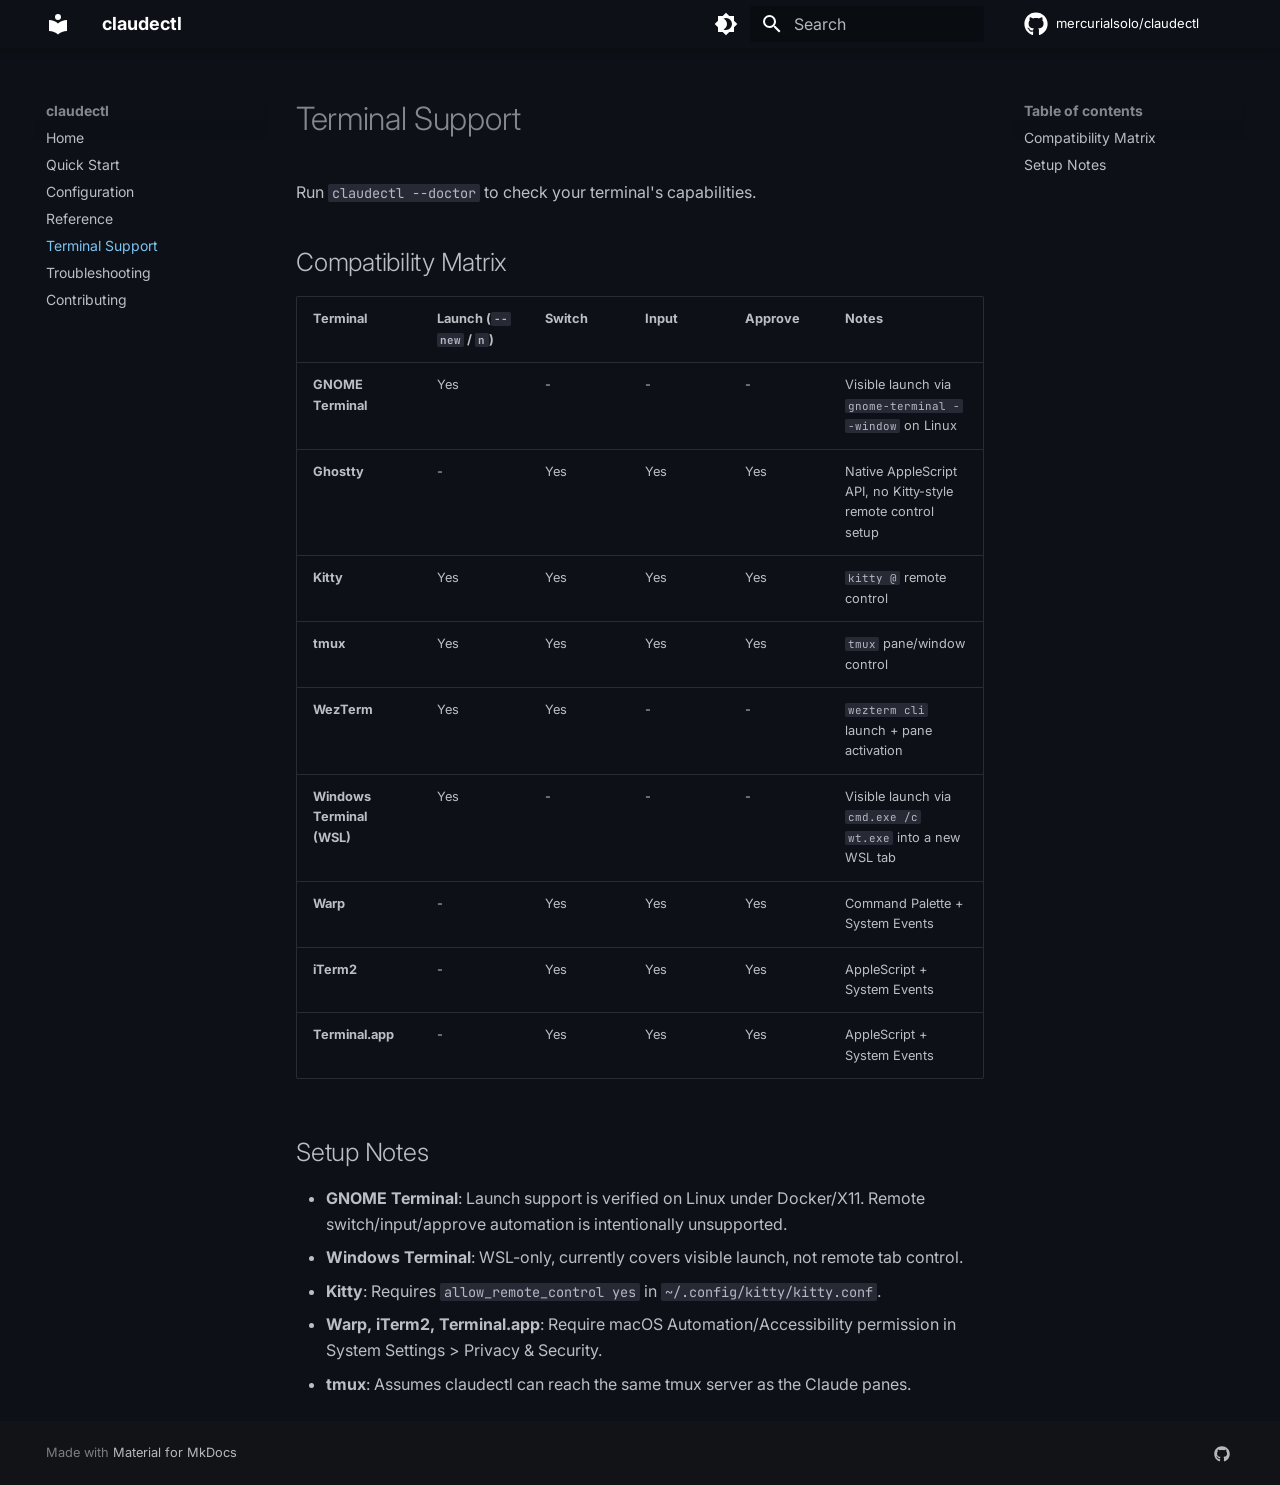
<file: terminal-support/index.html>
<!doctype html>
<html lang="en" class="no-js">
  <head>
    
      <meta charset="utf-8">
      <meta name="viewport" content="width=device-width,initial-scale=1">
      
        <meta name="description" content="Mission control for Claude Code — supervise, budget, orchestrate, and auto-pilot sessions with a local LLM brain.">
      
      
      
        <link rel="canonical" href="https://mercurialsolo.github.io/claudectl/terminal-support/">
      
      
        <link rel="prev" href="../reference/">
      
      
        <link rel="next" href="../troubleshooting/">
      
      
        
      
      
      <link rel="icon" href="../assets/images/favicon.png">
      <meta name="generator" content="mkdocs-1.6.1, mkdocs-material-9.7.6">
    
    
      
        <title>Terminal Support - claudectl</title>
      
    
    
      <link rel="stylesheet" href="../assets/stylesheets/main.484c7ddc.min.css">
      
        
        <link rel="stylesheet" href="../assets/stylesheets/palette.ab4e12ef.min.css">
      
      


    
    
      
    
    
      
        
        
        <link rel="preconnect" href="https://fonts.gstatic.com" crossorigin>
        <link rel="stylesheet" href="https://fonts.googleapis.com/css?family=Inter:300,300i,400,400i,700,700i%7CJetBrains+Mono:400,400i,700,700i&display=fallback">
        <style>:root{--md-text-font:"Inter";--md-code-font:"JetBrains Mono"}</style>
      
    
    
      <link rel="stylesheet" href="../stylesheets/extra.css">
    
    <script>__md_scope=new URL("..",location),__md_hash=e=>[...e].reduce(((e,_)=>(e<<5)-e+_.charCodeAt(0)),0),__md_get=(e,_=localStorage,t=__md_scope)=>JSON.parse(_.getItem(t.pathname+"."+e)),__md_set=(e,_,t=localStorage,a=__md_scope)=>{try{t.setItem(a.pathname+"."+e,JSON.stringify(_))}catch(e){}}</script>
    
      

    
    
  </head>
  
  
    
    
      
    
    
    
    
    <body dir="ltr" data-md-color-scheme="slate" data-md-color-primary="custom" data-md-color-accent="light-green">
  
    
    <input class="md-toggle" data-md-toggle="drawer" type="checkbox" id="__drawer" autocomplete="off">
    <input class="md-toggle" data-md-toggle="search" type="checkbox" id="__search" autocomplete="off">
    <label class="md-overlay" for="__drawer"></label>
    <div data-md-component="skip">
      
        
        <a href="#terminal-support" class="md-skip">
          Skip to content
        </a>
      
    </div>
    <div data-md-component="announce">
      
    </div>
    
    
      

  

<header class="md-header md-header--shadow" data-md-component="header">
  <nav class="md-header__inner md-grid" aria-label="Header">
    <a href=".." title="claudectl" class="md-header__button md-logo" aria-label="claudectl" data-md-component="logo">
      
  
  <svg xmlns="http://www.w3.org/2000/svg" viewBox="0 0 24 24"><path d="M12 8a3 3 0 0 0 3-3 3 3 0 0 0-3-3 3 3 0 0 0-3 3 3 3 0 0 0 3 3m0 3.54C9.64 9.35 6.5 8 3 8v11c3.5 0 6.64 1.35 9 3.54 2.36-2.19 5.5-3.54 9-3.54V8c-3.5 0-6.64 1.35-9 3.54"/></svg>

    </a>
    <label class="md-header__button md-icon" for="__drawer">
      
      <svg xmlns="http://www.w3.org/2000/svg" viewBox="0 0 24 24"><path d="M3 6h18v2H3zm0 5h18v2H3zm0 5h18v2H3z"/></svg>
    </label>
    <div class="md-header__title" data-md-component="header-title">
      <div class="md-header__ellipsis">
        <div class="md-header__topic">
          <span class="md-ellipsis">
            claudectl
          </span>
        </div>
        <div class="md-header__topic" data-md-component="header-topic">
          <span class="md-ellipsis">
            
              Terminal Support
            
          </span>
        </div>
      </div>
    </div>
    
      
        <form class="md-header__option" data-md-component="palette">
  
    
    
    
    <input class="md-option" data-md-color-media="" data-md-color-scheme="slate" data-md-color-primary="custom" data-md-color-accent="light-green"  aria-label="Switch to light mode"  type="radio" name="__palette" id="__palette_0">
    
      <label class="md-header__button md-icon" title="Switch to light mode" for="__palette_1" hidden>
        <svg xmlns="http://www.w3.org/2000/svg" viewBox="0 0 24 24"><path d="M12 18c-.89 0-1.74-.2-2.5-.55C11.56 16.5 13 14.42 13 12s-1.44-4.5-3.5-5.45C10.26 6.2 11.11 6 12 6a6 6 0 0 1 6 6 6 6 0 0 1-6 6m8-9.31V4h-4.69L12 .69 8.69 4H4v4.69L.69 12 4 15.31V20h4.69L12 23.31 15.31 20H20v-4.69L23.31 12z"/></svg>
      </label>
    
  
    
    
    
    <input class="md-option" data-md-color-media="" data-md-color-scheme="default" data-md-color-primary="custom" data-md-color-accent="green"  aria-label="Switch to dark mode"  type="radio" name="__palette" id="__palette_1">
    
      <label class="md-header__button md-icon" title="Switch to dark mode" for="__palette_0" hidden>
        <svg xmlns="http://www.w3.org/2000/svg" viewBox="0 0 24 24"><path d="M12 8a4 4 0 0 0-4 4 4 4 0 0 0 4 4 4 4 0 0 0 4-4 4 4 0 0 0-4-4m0 10a6 6 0 0 1-6-6 6 6 0 0 1 6-6 6 6 0 0 1 6 6 6 6 0 0 1-6 6m8-9.31V4h-4.69L12 .69 8.69 4H4v4.69L.69 12 4 15.31V20h4.69L12 23.31 15.31 20H20v-4.69L23.31 12z"/></svg>
      </label>
    
  
</form>
      
    
    
      <script>var palette=__md_get("__palette");if(palette&&palette.color){if("(prefers-color-scheme)"===palette.color.media){var media=matchMedia("(prefers-color-scheme: light)"),input=document.querySelector(media.matches?"[data-md-color-media='(prefers-color-scheme: light)']":"[data-md-color-media='(prefers-color-scheme: dark)']");palette.color.media=input.getAttribute("data-md-color-media"),palette.color.scheme=input.getAttribute("data-md-color-scheme"),palette.color.primary=input.getAttribute("data-md-color-primary"),palette.color.accent=input.getAttribute("data-md-color-accent")}for(var[key,value]of Object.entries(palette.color))document.body.setAttribute("data-md-color-"+key,value)}</script>
    
    
    
      
      
        <label class="md-header__button md-icon" for="__search">
          
          <svg xmlns="http://www.w3.org/2000/svg" viewBox="0 0 24 24"><path d="M9.5 3A6.5 6.5 0 0 1 16 9.5c0 1.61-.59 3.09-1.56 4.23l.27.27h.79l5 5-1.5 1.5-5-5v-.79l-.27-.27A6.52 6.52 0 0 1 9.5 16 6.5 6.5 0 0 1 3 9.5 6.5 6.5 0 0 1 9.5 3m0 2C7 5 5 7 5 9.5S7 14 9.5 14 14 12 14 9.5 12 5 9.5 5"/></svg>
        </label>
        <div class="md-search" data-md-component="search" role="dialog">
  <label class="md-search__overlay" for="__search"></label>
  <div class="md-search__inner" role="search">
    <form class="md-search__form" name="search">
      <input type="text" class="md-search__input" name="query" aria-label="Search" placeholder="Search" autocapitalize="off" autocorrect="off" autocomplete="off" spellcheck="false" data-md-component="search-query" required>
      <label class="md-search__icon md-icon" for="__search">
        
        <svg xmlns="http://www.w3.org/2000/svg" viewBox="0 0 24 24"><path d="M9.5 3A6.5 6.5 0 0 1 16 9.5c0 1.61-.59 3.09-1.56 4.23l.27.27h.79l5 5-1.5 1.5-5-5v-.79l-.27-.27A6.52 6.52 0 0 1 9.5 16 6.5 6.5 0 0 1 3 9.5 6.5 6.5 0 0 1 9.5 3m0 2C7 5 5 7 5 9.5S7 14 9.5 14 14 12 14 9.5 12 5 9.5 5"/></svg>
        
        <svg xmlns="http://www.w3.org/2000/svg" viewBox="0 0 24 24"><path d="M20 11v2H8l5.5 5.5-1.42 1.42L4.16 12l7.92-7.92L13.5 5.5 8 11z"/></svg>
      </label>
      <nav class="md-search__options" aria-label="Search">
        
        <button type="reset" class="md-search__icon md-icon" title="Clear" aria-label="Clear" tabindex="-1">
          
          <svg xmlns="http://www.w3.org/2000/svg" viewBox="0 0 24 24"><path d="M19 6.41 17.59 5 12 10.59 6.41 5 5 6.41 10.59 12 5 17.59 6.41 19 12 13.41 17.59 19 19 17.59 13.41 12z"/></svg>
        </button>
      </nav>
      
        <div class="md-search__suggest" data-md-component="search-suggest"></div>
      
    </form>
    <div class="md-search__output">
      <div class="md-search__scrollwrap" tabindex="0" data-md-scrollfix>
        <div class="md-search-result" data-md-component="search-result">
          <div class="md-search-result__meta">
            Initializing search
          </div>
          <ol class="md-search-result__list" role="presentation"></ol>
        </div>
      </div>
    </div>
  </div>
</div>
      
    
    
      <div class="md-header__source">
        <a href="https://github.com/mercurialsolo/claudectl" title="Go to repository" class="md-source" data-md-component="source">
  <div class="md-source__icon md-icon">
    
    <svg xmlns="http://www.w3.org/2000/svg" viewBox="0 0 512 512"><!--! Font Awesome Free 7.1.0 by @fontawesome - https://fontawesome.com License - https://fontawesome.com/license/free (Icons: CC BY 4.0, Fonts: SIL OFL 1.1, Code: MIT License) Copyright 2025 Fonticons, Inc.--><path d="M173.9 397.4c0 2-2.3 3.6-5.2 3.6-3.3.3-5.6-1.3-5.6-3.6 0-2 2.3-3.6 5.2-3.6 3-.3 5.6 1.3 5.6 3.6m-31.1-4.5c-.7 2 1.3 4.3 4.3 4.9 2.6 1 5.6 0 6.2-2s-1.3-4.3-4.3-5.2c-2.6-.7-5.5.3-6.2 2.3m44.2-1.7c-2.9.7-4.9 2.6-4.6 4.9.3 2 2.9 3.3 5.9 2.6 2.9-.7 4.9-2.6 4.6-4.6-.3-1.9-3-3.2-5.9-2.9M252.8 8C114.1 8 8 113.3 8 252c0 110.9 69.8 205.8 169.5 239.2 12.8 2.3 17.3-5.6 17.3-12.1 0-6.2-.3-40.4-.3-61.4 0 0-70 15-84.7-29.8 0 0-11.4-29.1-27.8-36.6 0 0-22.9-15.7 1.6-15.4 0 0 24.9 2 38.6 25.8 21.9 38.6 58.6 27.5 72.9 20.9 2.3-16 8.8-27.1 16-33.7-55.9-6.2-112.3-14.3-112.3-110.5 0-27.5 7.6-41.3 23.6-58.9-2.6-6.5-11.1-33.3 2.6-67.9 20.9-6.5 69 27 69 27 20-5.6 41.5-8.5 62.8-8.5s42.8 2.9 62.8 8.5c0 0 48.1-33.6 69-27 13.7 34.7 5.2 61.4 2.6 67.9 16 17.7 25.8 31.5 25.8 58.9 0 96.5-58.9 104.2-114.8 110.5 9.2 7.9 17 22.9 17 46.4 0 33.7-.3 75.4-.3 83.6 0 6.5 4.6 14.4 17.3 12.1C436.2 457.8 504 362.9 504 252 504 113.3 391.5 8 252.8 8M105.2 352.9c-1.3 1-1 3.3.7 5.2 1.6 1.6 3.9 2.3 5.2 1 1.3-1 1-3.3-.7-5.2-1.6-1.6-3.9-2.3-5.2-1m-10.8-8.1c-.7 1.3.3 2.9 2.3 3.9 1.6 1 3.6.7 4.3-.7.7-1.3-.3-2.9-2.3-3.9-2-.6-3.6-.3-4.3.7m32.4 35.6c-1.6 1.3-1 4.3 1.3 6.2 2.3 2.3 5.2 2.6 6.5 1 1.3-1.3.7-4.3-1.3-6.2-2.2-2.3-5.2-2.6-6.5-1m-11.4-14.7c-1.6 1-1.6 3.6 0 5.9s4.3 3.3 5.6 2.3c1.6-1.3 1.6-3.9 0-6.2-1.4-2.3-4-3.3-5.6-2"/></svg>
  </div>
  <div class="md-source__repository">
    mercurialsolo/claudectl
  </div>
</a>
      </div>
    
  </nav>
  
</header>
    
    <div class="md-container" data-md-component="container">
      
      
        
          
        
      
      <main class="md-main" data-md-component="main">
        <div class="md-main__inner md-grid">
          
            
              
              <div class="md-sidebar md-sidebar--primary" data-md-component="sidebar" data-md-type="navigation" >
                <div class="md-sidebar__scrollwrap">
                  <div class="md-sidebar__inner">
                    



<nav class="md-nav md-nav--primary" aria-label="Navigation" data-md-level="0">
  <label class="md-nav__title" for="__drawer">
    <a href=".." title="claudectl" class="md-nav__button md-logo" aria-label="claudectl" data-md-component="logo">
      
  
  <svg xmlns="http://www.w3.org/2000/svg" viewBox="0 0 24 24"><path d="M12 8a3 3 0 0 0 3-3 3 3 0 0 0-3-3 3 3 0 0 0-3 3 3 3 0 0 0 3 3m0 3.54C9.64 9.35 6.5 8 3 8v11c3.5 0 6.64 1.35 9 3.54 2.36-2.19 5.5-3.54 9-3.54V8c-3.5 0-6.64 1.35-9 3.54"/></svg>

    </a>
    claudectl
  </label>
  
    <div class="md-nav__source">
      <a href="https://github.com/mercurialsolo/claudectl" title="Go to repository" class="md-source" data-md-component="source">
  <div class="md-source__icon md-icon">
    
    <svg xmlns="http://www.w3.org/2000/svg" viewBox="0 0 512 512"><!--! Font Awesome Free 7.1.0 by @fontawesome - https://fontawesome.com License - https://fontawesome.com/license/free (Icons: CC BY 4.0, Fonts: SIL OFL 1.1, Code: MIT License) Copyright 2025 Fonticons, Inc.--><path d="M173.9 397.4c0 2-2.3 3.6-5.2 3.6-3.3.3-5.6-1.3-5.6-3.6 0-2 2.3-3.6 5.2-3.6 3-.3 5.6 1.3 5.6 3.6m-31.1-4.5c-.7 2 1.3 4.3 4.3 4.9 2.6 1 5.6 0 6.2-2s-1.3-4.3-4.3-5.2c-2.6-.7-5.5.3-6.2 2.3m44.2-1.7c-2.9.7-4.9 2.6-4.6 4.9.3 2 2.9 3.3 5.9 2.6 2.9-.7 4.9-2.6 4.6-4.6-.3-1.9-3-3.2-5.9-2.9M252.8 8C114.1 8 8 113.3 8 252c0 110.9 69.8 205.8 169.5 239.2 12.8 2.3 17.3-5.6 17.3-12.1 0-6.2-.3-40.4-.3-61.4 0 0-70 15-84.7-29.8 0 0-11.4-29.1-27.8-36.6 0 0-22.9-15.7 1.6-15.4 0 0 24.9 2 38.6 25.8 21.9 38.6 58.6 27.5 72.9 20.9 2.3-16 8.8-27.1 16-33.7-55.9-6.2-112.3-14.3-112.3-110.5 0-27.5 7.6-41.3 23.6-58.9-2.6-6.5-11.1-33.3 2.6-67.9 20.9-6.5 69 27 69 27 20-5.6 41.5-8.5 62.8-8.5s42.8 2.9 62.8 8.5c0 0 48.1-33.6 69-27 13.7 34.7 5.2 61.4 2.6 67.9 16 17.7 25.8 31.5 25.8 58.9 0 96.5-58.9 104.2-114.8 110.5 9.2 7.9 17 22.9 17 46.4 0 33.7-.3 75.4-.3 83.6 0 6.5 4.6 14.4 17.3 12.1C436.2 457.8 504 362.9 504 252 504 113.3 391.5 8 252.8 8M105.2 352.9c-1.3 1-1 3.3.7 5.2 1.6 1.6 3.9 2.3 5.2 1 1.3-1 1-3.3-.7-5.2-1.6-1.6-3.9-2.3-5.2-1m-10.8-8.1c-.7 1.3.3 2.9 2.3 3.9 1.6 1 3.6.7 4.3-.7.7-1.3-.3-2.9-2.3-3.9-2-.6-3.6-.3-4.3.7m32.4 35.6c-1.6 1.3-1 4.3 1.3 6.2 2.3 2.3 5.2 2.6 6.5 1 1.3-1.3.7-4.3-1.3-6.2-2.2-2.3-5.2-2.6-6.5-1m-11.4-14.7c-1.6 1-1.6 3.6 0 5.9s4.3 3.3 5.6 2.3c1.6-1.3 1.6-3.9 0-6.2-1.4-2.3-4-3.3-5.6-2"/></svg>
  </div>
  <div class="md-source__repository">
    mercurialsolo/claudectl
  </div>
</a>
    </div>
  
  <ul class="md-nav__list" data-md-scrollfix>
    
      
      
  
  
  
  
    <li class="md-nav__item">
      <a href=".." class="md-nav__link">
        
  
  
  <span class="md-ellipsis">
    
  
    Home
  

    
  </span>
  
  

      </a>
    </li>
  

    
      
      
  
  
  
  
    <li class="md-nav__item">
      <a href="../quickstart/" class="md-nav__link">
        
  
  
  <span class="md-ellipsis">
    
  
    Quick Start
  

    
  </span>
  
  

      </a>
    </li>
  

    
      
      
  
  
  
  
    <li class="md-nav__item">
      <a href="../configuration/" class="md-nav__link">
        
  
  
  <span class="md-ellipsis">
    
  
    Configuration
  

    
  </span>
  
  

      </a>
    </li>
  

    
      
      
  
  
  
  
    <li class="md-nav__item">
      <a href="../reference/" class="md-nav__link">
        
  
  
  <span class="md-ellipsis">
    
  
    Reference
  

    
  </span>
  
  

      </a>
    </li>
  

    
      
      
  
  
    
  
  
  
    <li class="md-nav__item md-nav__item--active">
      
      <input class="md-nav__toggle md-toggle" type="checkbox" id="__toc">
      
      
        
      
      
        <label class="md-nav__link md-nav__link--active" for="__toc">
          
  
  
  <span class="md-ellipsis">
    
  
    Terminal Support
  

    
  </span>
  
  

          <span class="md-nav__icon md-icon"></span>
        </label>
      
      <a href="./" class="md-nav__link md-nav__link--active">
        
  
  
  <span class="md-ellipsis">
    
  
    Terminal Support
  

    
  </span>
  
  

      </a>
      
        

<nav class="md-nav md-nav--secondary" aria-label="Table of contents">
  
  
  
    
  
  
    <label class="md-nav__title" for="__toc">
      <span class="md-nav__icon md-icon"></span>
      Table of contents
    </label>
    <ul class="md-nav__list" data-md-component="toc" data-md-scrollfix>
      
        <li class="md-nav__item">
  <a href="#compatibility-matrix" class="md-nav__link">
    <span class="md-ellipsis">
      
        Compatibility Matrix
      
    </span>
  </a>
  
</li>
      
        <li class="md-nav__item">
  <a href="#setup-notes" class="md-nav__link">
    <span class="md-ellipsis">
      
        Setup Notes
      
    </span>
  </a>
  
</li>
      
    </ul>
  
</nav>
      
    </li>
  

    
      
      
  
  
  
  
    <li class="md-nav__item">
      <a href="../troubleshooting/" class="md-nav__link">
        
  
  
  <span class="md-ellipsis">
    
  
    Troubleshooting
  

    
  </span>
  
  

      </a>
    </li>
  

    
      
      
  
  
  
  
    <li class="md-nav__item">
      <a href="../contributing/" class="md-nav__link">
        
  
  
  <span class="md-ellipsis">
    
  
    Contributing
  

    
  </span>
  
  

      </a>
    </li>
  

    
  </ul>
</nav>
                  </div>
                </div>
              </div>
            
            
              
              <div class="md-sidebar md-sidebar--secondary" data-md-component="sidebar" data-md-type="toc" >
                <div class="md-sidebar__scrollwrap">
                  <div class="md-sidebar__inner">
                    

<nav class="md-nav md-nav--secondary" aria-label="Table of contents">
  
  
  
    
  
  
    <label class="md-nav__title" for="__toc">
      <span class="md-nav__icon md-icon"></span>
      Table of contents
    </label>
    <ul class="md-nav__list" data-md-component="toc" data-md-scrollfix>
      
        <li class="md-nav__item">
  <a href="#compatibility-matrix" class="md-nav__link">
    <span class="md-ellipsis">
      
        Compatibility Matrix
      
    </span>
  </a>
  
</li>
      
        <li class="md-nav__item">
  <a href="#setup-notes" class="md-nav__link">
    <span class="md-ellipsis">
      
        Setup Notes
      
    </span>
  </a>
  
</li>
      
    </ul>
  
</nav>
                  </div>
                </div>
              </div>
            
          
          
            <div class="md-content" data-md-component="content">
              
              <article class="md-content__inner md-typeset">
                
                  


  
  


<h1 id="terminal-support">Terminal Support</h1>
<p>Run <code>claudectl --doctor</code> to check your terminal's capabilities.</p>
<h2 id="compatibility-matrix">Compatibility Matrix</h2>
<table>
<thead>
<tr>
<th>Terminal</th>
<th>Launch (<code>--new</code> / <code>n</code>)</th>
<th>Switch</th>
<th>Input</th>
<th>Approve</th>
<th>Notes</th>
</tr>
</thead>
<tbody>
<tr>
<td><strong>GNOME Terminal</strong></td>
<td>Yes</td>
<td>-</td>
<td>-</td>
<td>-</td>
<td>Visible launch via <code>gnome-terminal --window</code> on Linux</td>
</tr>
<tr>
<td><strong>Ghostty</strong></td>
<td>-</td>
<td>Yes</td>
<td>Yes</td>
<td>Yes</td>
<td>Native AppleScript API, no Kitty-style remote control setup</td>
</tr>
<tr>
<td><strong>Kitty</strong></td>
<td>Yes</td>
<td>Yes</td>
<td>Yes</td>
<td>Yes</td>
<td><code>kitty @</code> remote control</td>
</tr>
<tr>
<td><strong>tmux</strong></td>
<td>Yes</td>
<td>Yes</td>
<td>Yes</td>
<td>Yes</td>
<td><code>tmux</code> pane/window control</td>
</tr>
<tr>
<td><strong>WezTerm</strong></td>
<td>Yes</td>
<td>Yes</td>
<td>-</td>
<td>-</td>
<td><code>wezterm cli</code> launch + pane activation</td>
</tr>
<tr>
<td><strong>Windows Terminal (WSL)</strong></td>
<td>Yes</td>
<td>-</td>
<td>-</td>
<td>-</td>
<td>Visible launch via <code>cmd.exe /c wt.exe</code> into a new WSL tab</td>
</tr>
<tr>
<td><strong>Warp</strong></td>
<td>-</td>
<td>Yes</td>
<td>Yes</td>
<td>Yes</td>
<td>Command Palette + System Events</td>
</tr>
<tr>
<td><strong>iTerm2</strong></td>
<td>-</td>
<td>Yes</td>
<td>Yes</td>
<td>Yes</td>
<td>AppleScript + System Events</td>
</tr>
<tr>
<td><strong>Terminal.app</strong></td>
<td>-</td>
<td>Yes</td>
<td>Yes</td>
<td>Yes</td>
<td>AppleScript + System Events</td>
</tr>
</tbody>
</table>
<h2 id="setup-notes">Setup Notes</h2>
<ul>
<li><strong>GNOME Terminal</strong>: Launch support is verified on Linux under Docker/X11. Remote switch/input/approve automation is intentionally unsupported.</li>
<li><strong>Windows Terminal</strong>: WSL-only, currently covers visible launch, not remote tab control.</li>
<li><strong>Kitty</strong>: Requires <code>allow_remote_control yes</code> in <code>~/.config/kitty/kitty.conf</code>.</li>
<li><strong>Warp, iTerm2, Terminal.app</strong>: Require macOS Automation/Accessibility permission in System Settings &gt; Privacy &amp; Security.</li>
<li><strong>tmux</strong>: Assumes claudectl can reach the same tmux server as the Claude panes.</li>
</ul>












                
              </article>
            </div>
          
          
<script>var target=document.getElementById(location.hash.slice(1));target&&target.name&&(target.checked=target.name.startsWith("__tabbed_"))</script>
        </div>
        
          <button type="button" class="md-top md-icon" data-md-component="top" hidden>
  
  <svg xmlns="http://www.w3.org/2000/svg" viewBox="0 0 24 24"><path d="M13 20h-2V8l-5.5 5.5-1.42-1.42L12 4.16l7.92 7.92-1.42 1.42L13 8z"/></svg>
  Back to top
</button>
        
      </main>
      
        <footer class="md-footer">
  
  <div class="md-footer-meta md-typeset">
    <div class="md-footer-meta__inner md-grid">
      <div class="md-copyright">
  
  
    Made with
    <a href="https://squidfunk.github.io/mkdocs-material/" target="_blank" rel="noopener">
      Material for MkDocs
    </a>
  
</div>
      
        
<div class="md-social">
  
    
    
    
    
      
      
    
    <a href="https://github.com/mercurialsolo/claudectl" target="_blank" rel="noopener" title="github.com" class="md-social__link">
      <svg xmlns="http://www.w3.org/2000/svg" viewBox="0 0 512 512"><!--! Font Awesome Free 7.1.0 by @fontawesome - https://fontawesome.com License - https://fontawesome.com/license/free (Icons: CC BY 4.0, Fonts: SIL OFL 1.1, Code: MIT License) Copyright 2025 Fonticons, Inc.--><path d="M173.9 397.4c0 2-2.3 3.6-5.2 3.6-3.3.3-5.6-1.3-5.6-3.6 0-2 2.3-3.6 5.2-3.6 3-.3 5.6 1.3 5.6 3.6m-31.1-4.5c-.7 2 1.3 4.3 4.3 4.9 2.6 1 5.6 0 6.2-2s-1.3-4.3-4.3-5.2c-2.6-.7-5.5.3-6.2 2.3m44.2-1.7c-2.9.7-4.9 2.6-4.6 4.9.3 2 2.9 3.3 5.9 2.6 2.9-.7 4.9-2.6 4.6-4.6-.3-1.9-3-3.2-5.9-2.9M252.8 8C114.1 8 8 113.3 8 252c0 110.9 69.8 205.8 169.5 239.2 12.8 2.3 17.3-5.6 17.3-12.1 0-6.2-.3-40.4-.3-61.4 0 0-70 15-84.7-29.8 0 0-11.4-29.1-27.8-36.6 0 0-22.9-15.7 1.6-15.4 0 0 24.9 2 38.6 25.8 21.9 38.6 58.6 27.5 72.9 20.9 2.3-16 8.8-27.1 16-33.7-55.9-6.2-112.3-14.3-112.3-110.5 0-27.5 7.6-41.3 23.6-58.9-2.6-6.5-11.1-33.3 2.6-67.9 20.9-6.5 69 27 69 27 20-5.6 41.5-8.5 62.8-8.5s42.8 2.9 62.8 8.5c0 0 48.1-33.6 69-27 13.7 34.7 5.2 61.4 2.6 67.9 16 17.7 25.8 31.5 25.8 58.9 0 96.5-58.9 104.2-114.8 110.5 9.2 7.9 17 22.9 17 46.4 0 33.7-.3 75.4-.3 83.6 0 6.5 4.6 14.4 17.3 12.1C436.2 457.8 504 362.9 504 252 504 113.3 391.5 8 252.8 8M105.2 352.9c-1.3 1-1 3.3.7 5.2 1.6 1.6 3.9 2.3 5.2 1 1.3-1 1-3.3-.7-5.2-1.6-1.6-3.9-2.3-5.2-1m-10.8-8.1c-.7 1.3.3 2.9 2.3 3.9 1.6 1 3.6.7 4.3-.7.7-1.3-.3-2.9-2.3-3.9-2-.6-3.6-.3-4.3.7m32.4 35.6c-1.6 1.3-1 4.3 1.3 6.2 2.3 2.3 5.2 2.6 6.5 1 1.3-1.3.7-4.3-1.3-6.2-2.2-2.3-5.2-2.6-6.5-1m-11.4-14.7c-1.6 1-1.6 3.6 0 5.9s4.3 3.3 5.6 2.3c1.6-1.3 1.6-3.9 0-6.2-1.4-2.3-4-3.3-5.6-2"/></svg>
    </a>
  
</div>
      
    </div>
  </div>
</footer>
      
    </div>
    <div class="md-dialog" data-md-component="dialog">
      <div class="md-dialog__inner md-typeset"></div>
    </div>
    
    
    
      
      
      <script id="__config" type="application/json">{"annotate": null, "base": "..", "features": ["navigation.instant", "navigation.tracking", "navigation.sections", "navigation.expand", "navigation.top", "search.suggest", "search.highlight", "content.code.copy", "content.code.annotate", "toc.follow"], "search": "../assets/javascripts/workers/search.2c215733.min.js", "tags": null, "translations": {"clipboard.copied": "Copied to clipboard", "clipboard.copy": "Copy to clipboard", "search.result.more.one": "1 more on this page", "search.result.more.other": "# more on this page", "search.result.none": "No matching documents", "search.result.one": "1 matching document", "search.result.other": "# matching documents", "search.result.placeholder": "Type to start searching", "search.result.term.missing": "Missing", "select.version": "Select version"}, "version": null}</script>
    
    
      <script src="../assets/javascripts/bundle.79ae519e.min.js"></script>
      
    
  </body>
</html>
</file>
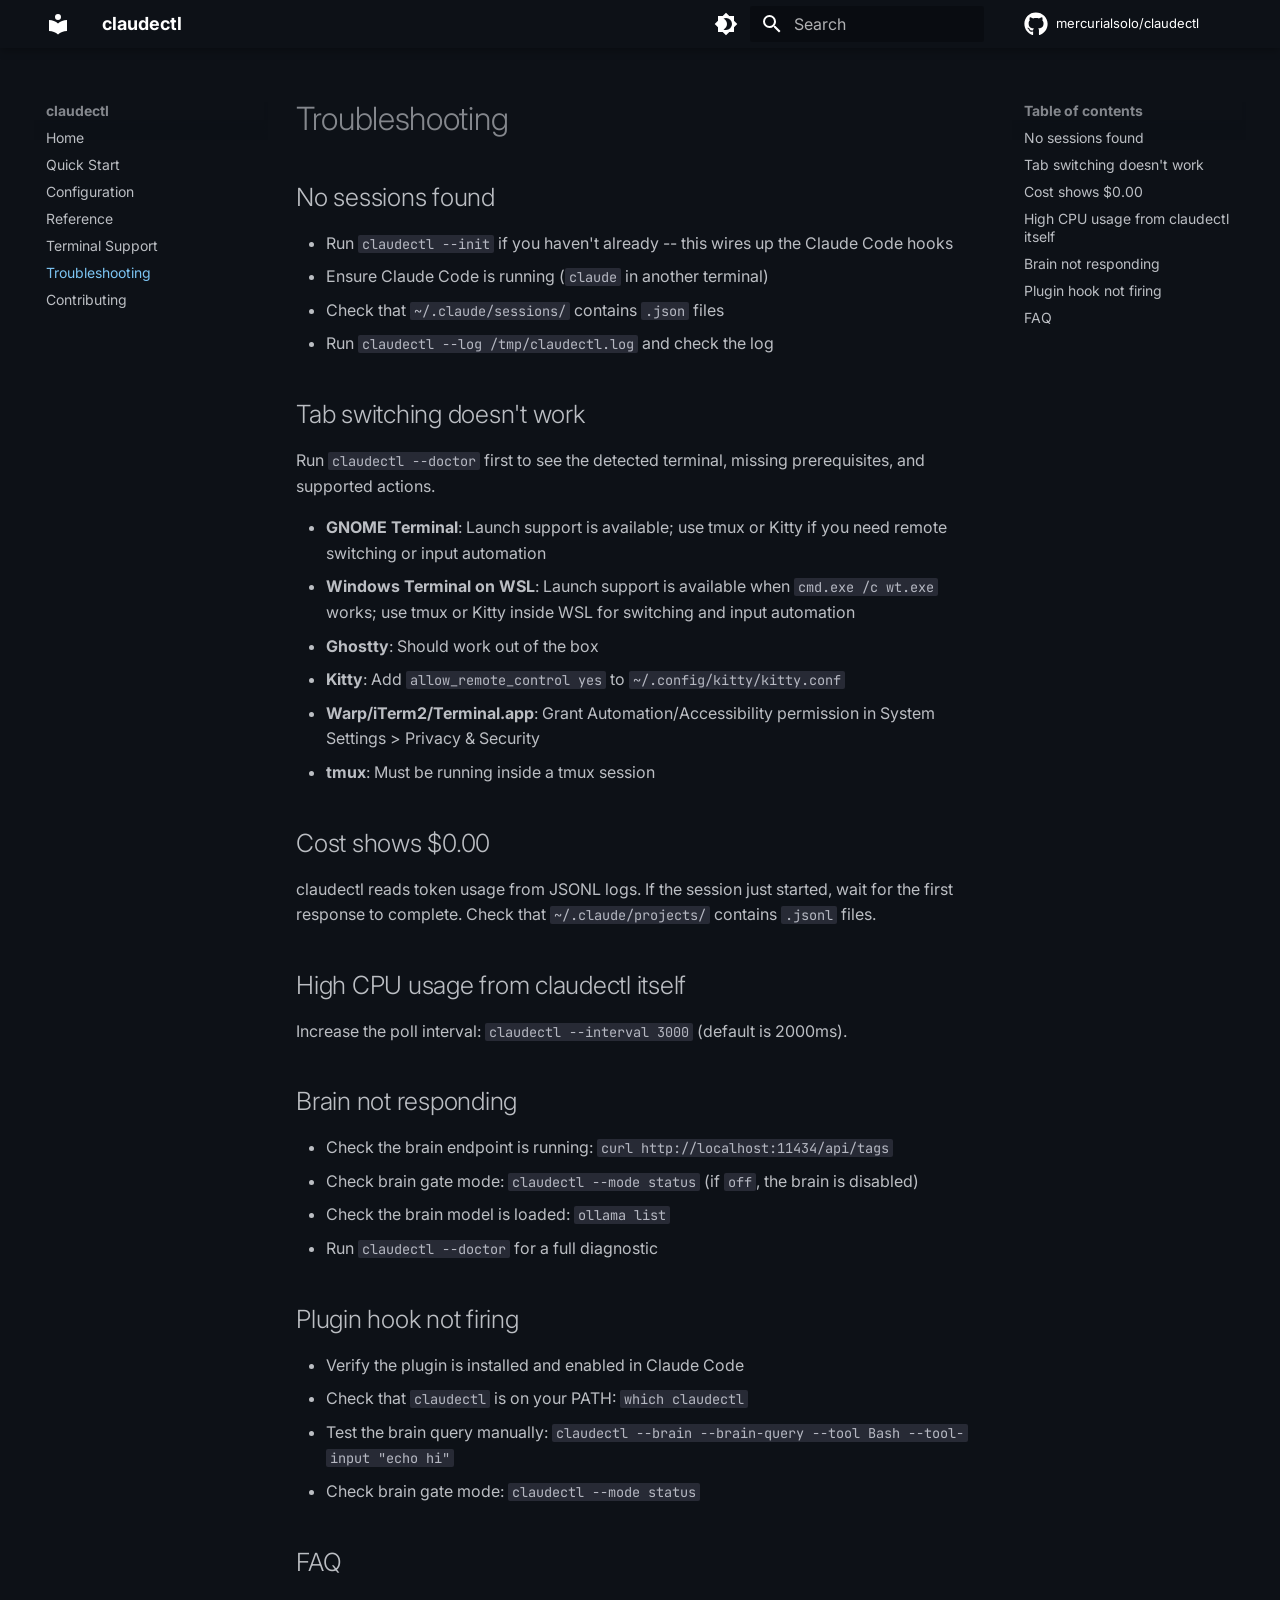
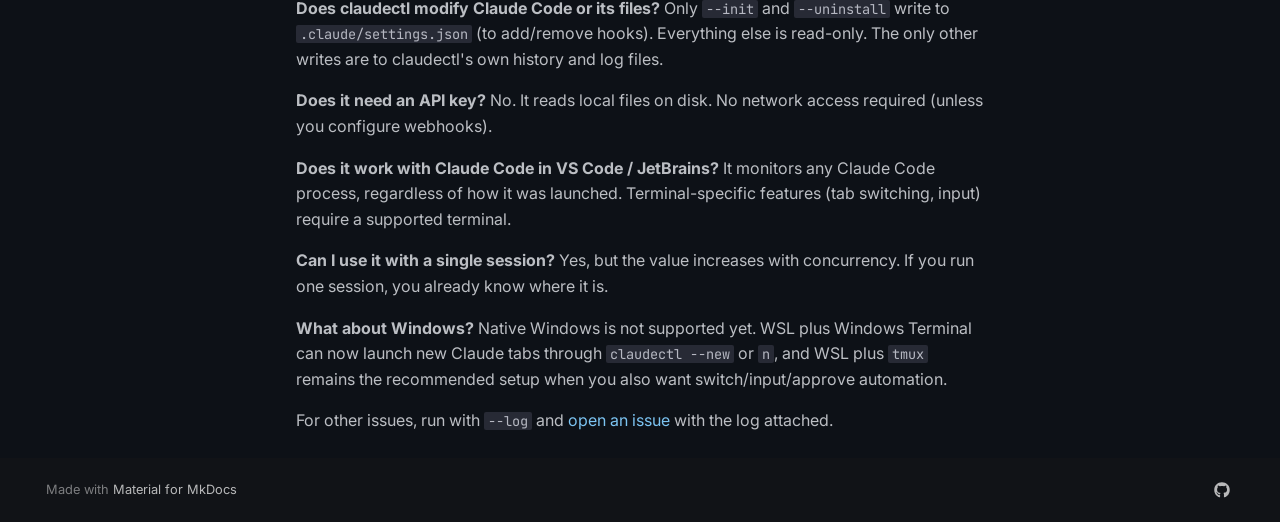
<file: troubleshooting/index.html>
<!doctype html>
<html lang="en" class="no-js">
  <head>
    
      <meta charset="utf-8">
      <meta name="viewport" content="width=device-width,initial-scale=1">
      
        <meta name="description" content="Mission control for Claude Code — supervise, budget, orchestrate, and auto-pilot sessions with a local LLM brain.">
      
      
      
        <link rel="canonical" href="https://mercurialsolo.github.io/claudectl/troubleshooting/">
      
      
        <link rel="prev" href="../terminal-support/">
      
      
        <link rel="next" href="../contributing/">
      
      
        
      
      
      <link rel="icon" href="../assets/images/favicon.png">
      <meta name="generator" content="mkdocs-1.6.1, mkdocs-material-9.7.6">
    
    
      
        <title>Troubleshooting - claudectl</title>
      
    
    
      <link rel="stylesheet" href="../assets/stylesheets/main.484c7ddc.min.css">
      
        
        <link rel="stylesheet" href="../assets/stylesheets/palette.ab4e12ef.min.css">
      
      


    
    
      
    
    
      
        
        
        <link rel="preconnect" href="https://fonts.gstatic.com" crossorigin>
        <link rel="stylesheet" href="https://fonts.googleapis.com/css?family=Inter:300,300i,400,400i,700,700i%7CJetBrains+Mono:400,400i,700,700i&display=fallback">
        <style>:root{--md-text-font:"Inter";--md-code-font:"JetBrains Mono"}</style>
      
    
    
      <link rel="stylesheet" href="../stylesheets/extra.css">
    
    <script>__md_scope=new URL("..",location),__md_hash=e=>[...e].reduce(((e,_)=>(e<<5)-e+_.charCodeAt(0)),0),__md_get=(e,_=localStorage,t=__md_scope)=>JSON.parse(_.getItem(t.pathname+"."+e)),__md_set=(e,_,t=localStorage,a=__md_scope)=>{try{t.setItem(a.pathname+"."+e,JSON.stringify(_))}catch(e){}}</script>
    
      

    
    
  </head>
  
  
    
    
      
    
    
    
    
    <body dir="ltr" data-md-color-scheme="slate" data-md-color-primary="custom" data-md-color-accent="light-green">
  
    
    <input class="md-toggle" data-md-toggle="drawer" type="checkbox" id="__drawer" autocomplete="off">
    <input class="md-toggle" data-md-toggle="search" type="checkbox" id="__search" autocomplete="off">
    <label class="md-overlay" for="__drawer"></label>
    <div data-md-component="skip">
      
        
        <a href="#troubleshooting" class="md-skip">
          Skip to content
        </a>
      
    </div>
    <div data-md-component="announce">
      
    </div>
    
    
      

  

<header class="md-header md-header--shadow" data-md-component="header">
  <nav class="md-header__inner md-grid" aria-label="Header">
    <a href=".." title="claudectl" class="md-header__button md-logo" aria-label="claudectl" data-md-component="logo">
      
  
  <svg xmlns="http://www.w3.org/2000/svg" viewBox="0 0 24 24"><path d="M12 8a3 3 0 0 0 3-3 3 3 0 0 0-3-3 3 3 0 0 0-3 3 3 3 0 0 0 3 3m0 3.54C9.64 9.35 6.5 8 3 8v11c3.5 0 6.64 1.35 9 3.54 2.36-2.19 5.5-3.54 9-3.54V8c-3.5 0-6.64 1.35-9 3.54"/></svg>

    </a>
    <label class="md-header__button md-icon" for="__drawer">
      
      <svg xmlns="http://www.w3.org/2000/svg" viewBox="0 0 24 24"><path d="M3 6h18v2H3zm0 5h18v2H3zm0 5h18v2H3z"/></svg>
    </label>
    <div class="md-header__title" data-md-component="header-title">
      <div class="md-header__ellipsis">
        <div class="md-header__topic">
          <span class="md-ellipsis">
            claudectl
          </span>
        </div>
        <div class="md-header__topic" data-md-component="header-topic">
          <span class="md-ellipsis">
            
              Troubleshooting
            
          </span>
        </div>
      </div>
    </div>
    
      
        <form class="md-header__option" data-md-component="palette">
  
    
    
    
    <input class="md-option" data-md-color-media="" data-md-color-scheme="slate" data-md-color-primary="custom" data-md-color-accent="light-green"  aria-label="Switch to light mode"  type="radio" name="__palette" id="__palette_0">
    
      <label class="md-header__button md-icon" title="Switch to light mode" for="__palette_1" hidden>
        <svg xmlns="http://www.w3.org/2000/svg" viewBox="0 0 24 24"><path d="M12 18c-.89 0-1.74-.2-2.5-.55C11.56 16.5 13 14.42 13 12s-1.44-4.5-3.5-5.45C10.26 6.2 11.11 6 12 6a6 6 0 0 1 6 6 6 6 0 0 1-6 6m8-9.31V4h-4.69L12 .69 8.69 4H4v4.69L.69 12 4 15.31V20h4.69L12 23.31 15.31 20H20v-4.69L23.31 12z"/></svg>
      </label>
    
  
    
    
    
    <input class="md-option" data-md-color-media="" data-md-color-scheme="default" data-md-color-primary="custom" data-md-color-accent="green"  aria-label="Switch to dark mode"  type="radio" name="__palette" id="__palette_1">
    
      <label class="md-header__button md-icon" title="Switch to dark mode" for="__palette_0" hidden>
        <svg xmlns="http://www.w3.org/2000/svg" viewBox="0 0 24 24"><path d="M12 8a4 4 0 0 0-4 4 4 4 0 0 0 4 4 4 4 0 0 0 4-4 4 4 0 0 0-4-4m0 10a6 6 0 0 1-6-6 6 6 0 0 1 6-6 6 6 0 0 1 6 6 6 6 0 0 1-6 6m8-9.31V4h-4.69L12 .69 8.69 4H4v4.69L.69 12 4 15.31V20h4.69L12 23.31 15.31 20H20v-4.69L23.31 12z"/></svg>
      </label>
    
  
</form>
      
    
    
      <script>var palette=__md_get("__palette");if(palette&&palette.color){if("(prefers-color-scheme)"===palette.color.media){var media=matchMedia("(prefers-color-scheme: light)"),input=document.querySelector(media.matches?"[data-md-color-media='(prefers-color-scheme: light)']":"[data-md-color-media='(prefers-color-scheme: dark)']");palette.color.media=input.getAttribute("data-md-color-media"),palette.color.scheme=input.getAttribute("data-md-color-scheme"),palette.color.primary=input.getAttribute("data-md-color-primary"),palette.color.accent=input.getAttribute("data-md-color-accent")}for(var[key,value]of Object.entries(palette.color))document.body.setAttribute("data-md-color-"+key,value)}</script>
    
    
    
      
      
        <label class="md-header__button md-icon" for="__search">
          
          <svg xmlns="http://www.w3.org/2000/svg" viewBox="0 0 24 24"><path d="M9.5 3A6.5 6.5 0 0 1 16 9.5c0 1.61-.59 3.09-1.56 4.23l.27.27h.79l5 5-1.5 1.5-5-5v-.79l-.27-.27A6.52 6.52 0 0 1 9.5 16 6.5 6.5 0 0 1 3 9.5 6.5 6.5 0 0 1 9.5 3m0 2C7 5 5 7 5 9.5S7 14 9.5 14 14 12 14 9.5 12 5 9.5 5"/></svg>
        </label>
        <div class="md-search" data-md-component="search" role="dialog">
  <label class="md-search__overlay" for="__search"></label>
  <div class="md-search__inner" role="search">
    <form class="md-search__form" name="search">
      <input type="text" class="md-search__input" name="query" aria-label="Search" placeholder="Search" autocapitalize="off" autocorrect="off" autocomplete="off" spellcheck="false" data-md-component="search-query" required>
      <label class="md-search__icon md-icon" for="__search">
        
        <svg xmlns="http://www.w3.org/2000/svg" viewBox="0 0 24 24"><path d="M9.5 3A6.5 6.5 0 0 1 16 9.5c0 1.61-.59 3.09-1.56 4.23l.27.27h.79l5 5-1.5 1.5-5-5v-.79l-.27-.27A6.52 6.52 0 0 1 9.5 16 6.5 6.5 0 0 1 3 9.5 6.5 6.5 0 0 1 9.5 3m0 2C7 5 5 7 5 9.5S7 14 9.5 14 14 12 14 9.5 12 5 9.5 5"/></svg>
        
        <svg xmlns="http://www.w3.org/2000/svg" viewBox="0 0 24 24"><path d="M20 11v2H8l5.5 5.5-1.42 1.42L4.16 12l7.92-7.92L13.5 5.5 8 11z"/></svg>
      </label>
      <nav class="md-search__options" aria-label="Search">
        
        <button type="reset" class="md-search__icon md-icon" title="Clear" aria-label="Clear" tabindex="-1">
          
          <svg xmlns="http://www.w3.org/2000/svg" viewBox="0 0 24 24"><path d="M19 6.41 17.59 5 12 10.59 6.41 5 5 6.41 10.59 12 5 17.59 6.41 19 12 13.41 17.59 19 19 17.59 13.41 12z"/></svg>
        </button>
      </nav>
      
        <div class="md-search__suggest" data-md-component="search-suggest"></div>
      
    </form>
    <div class="md-search__output">
      <div class="md-search__scrollwrap" tabindex="0" data-md-scrollfix>
        <div class="md-search-result" data-md-component="search-result">
          <div class="md-search-result__meta">
            Initializing search
          </div>
          <ol class="md-search-result__list" role="presentation"></ol>
        </div>
      </div>
    </div>
  </div>
</div>
      
    
    
      <div class="md-header__source">
        <a href="https://github.com/mercurialsolo/claudectl" title="Go to repository" class="md-source" data-md-component="source">
  <div class="md-source__icon md-icon">
    
    <svg xmlns="http://www.w3.org/2000/svg" viewBox="0 0 512 512"><!--! Font Awesome Free 7.1.0 by @fontawesome - https://fontawesome.com License - https://fontawesome.com/license/free (Icons: CC BY 4.0, Fonts: SIL OFL 1.1, Code: MIT License) Copyright 2025 Fonticons, Inc.--><path d="M173.9 397.4c0 2-2.3 3.6-5.2 3.6-3.3.3-5.6-1.3-5.6-3.6 0-2 2.3-3.6 5.2-3.6 3-.3 5.6 1.3 5.6 3.6m-31.1-4.5c-.7 2 1.3 4.3 4.3 4.9 2.6 1 5.6 0 6.2-2s-1.3-4.3-4.3-5.2c-2.6-.7-5.5.3-6.2 2.3m44.2-1.7c-2.9.7-4.9 2.6-4.6 4.9.3 2 2.9 3.3 5.9 2.6 2.9-.7 4.9-2.6 4.6-4.6-.3-1.9-3-3.2-5.9-2.9M252.8 8C114.1 8 8 113.3 8 252c0 110.9 69.8 205.8 169.5 239.2 12.8 2.3 17.3-5.6 17.3-12.1 0-6.2-.3-40.4-.3-61.4 0 0-70 15-84.7-29.8 0 0-11.4-29.1-27.8-36.6 0 0-22.9-15.7 1.6-15.4 0 0 24.9 2 38.6 25.8 21.9 38.6 58.6 27.5 72.9 20.9 2.3-16 8.8-27.1 16-33.7-55.9-6.2-112.3-14.3-112.3-110.5 0-27.5 7.6-41.3 23.6-58.9-2.6-6.5-11.1-33.3 2.6-67.9 20.9-6.5 69 27 69 27 20-5.6 41.5-8.5 62.8-8.5s42.8 2.9 62.8 8.5c0 0 48.1-33.6 69-27 13.7 34.7 5.2 61.4 2.6 67.9 16 17.7 25.8 31.5 25.8 58.9 0 96.5-58.9 104.2-114.8 110.5 9.2 7.9 17 22.9 17 46.4 0 33.7-.3 75.4-.3 83.6 0 6.5 4.6 14.4 17.3 12.1C436.2 457.8 504 362.9 504 252 504 113.3 391.5 8 252.8 8M105.2 352.9c-1.3 1-1 3.3.7 5.2 1.6 1.6 3.9 2.3 5.2 1 1.3-1 1-3.3-.7-5.2-1.6-1.6-3.9-2.3-5.2-1m-10.8-8.1c-.7 1.3.3 2.9 2.3 3.9 1.6 1 3.6.7 4.3-.7.7-1.3-.3-2.9-2.3-3.9-2-.6-3.6-.3-4.3.7m32.4 35.6c-1.6 1.3-1 4.3 1.3 6.2 2.3 2.3 5.2 2.6 6.5 1 1.3-1.3.7-4.3-1.3-6.2-2.2-2.3-5.2-2.6-6.5-1m-11.4-14.7c-1.6 1-1.6 3.6 0 5.9s4.3 3.3 5.6 2.3c1.6-1.3 1.6-3.9 0-6.2-1.4-2.3-4-3.3-5.6-2"/></svg>
  </div>
  <div class="md-source__repository">
    mercurialsolo/claudectl
  </div>
</a>
      </div>
    
  </nav>
  
</header>
    
    <div class="md-container" data-md-component="container">
      
      
        
          
        
      
      <main class="md-main" data-md-component="main">
        <div class="md-main__inner md-grid">
          
            
              
              <div class="md-sidebar md-sidebar--primary" data-md-component="sidebar" data-md-type="navigation" >
                <div class="md-sidebar__scrollwrap">
                  <div class="md-sidebar__inner">
                    



<nav class="md-nav md-nav--primary" aria-label="Navigation" data-md-level="0">
  <label class="md-nav__title" for="__drawer">
    <a href=".." title="claudectl" class="md-nav__button md-logo" aria-label="claudectl" data-md-component="logo">
      
  
  <svg xmlns="http://www.w3.org/2000/svg" viewBox="0 0 24 24"><path d="M12 8a3 3 0 0 0 3-3 3 3 0 0 0-3-3 3 3 0 0 0-3 3 3 3 0 0 0 3 3m0 3.54C9.64 9.35 6.5 8 3 8v11c3.5 0 6.64 1.35 9 3.54 2.36-2.19 5.5-3.54 9-3.54V8c-3.5 0-6.64 1.35-9 3.54"/></svg>

    </a>
    claudectl
  </label>
  
    <div class="md-nav__source">
      <a href="https://github.com/mercurialsolo/claudectl" title="Go to repository" class="md-source" data-md-component="source">
  <div class="md-source__icon md-icon">
    
    <svg xmlns="http://www.w3.org/2000/svg" viewBox="0 0 512 512"><!--! Font Awesome Free 7.1.0 by @fontawesome - https://fontawesome.com License - https://fontawesome.com/license/free (Icons: CC BY 4.0, Fonts: SIL OFL 1.1, Code: MIT License) Copyright 2025 Fonticons, Inc.--><path d="M173.9 397.4c0 2-2.3 3.6-5.2 3.6-3.3.3-5.6-1.3-5.6-3.6 0-2 2.3-3.6 5.2-3.6 3-.3 5.6 1.3 5.6 3.6m-31.1-4.5c-.7 2 1.3 4.3 4.3 4.9 2.6 1 5.6 0 6.2-2s-1.3-4.3-4.3-5.2c-2.6-.7-5.5.3-6.2 2.3m44.2-1.7c-2.9.7-4.9 2.6-4.6 4.9.3 2 2.9 3.3 5.9 2.6 2.9-.7 4.9-2.6 4.6-4.6-.3-1.9-3-3.2-5.9-2.9M252.8 8C114.1 8 8 113.3 8 252c0 110.9 69.8 205.8 169.5 239.2 12.8 2.3 17.3-5.6 17.3-12.1 0-6.2-.3-40.4-.3-61.4 0 0-70 15-84.7-29.8 0 0-11.4-29.1-27.8-36.6 0 0-22.9-15.7 1.6-15.4 0 0 24.9 2 38.6 25.8 21.9 38.6 58.6 27.5 72.9 20.9 2.3-16 8.8-27.1 16-33.7-55.9-6.2-112.3-14.3-112.3-110.5 0-27.5 7.6-41.3 23.6-58.9-2.6-6.5-11.1-33.3 2.6-67.9 20.9-6.5 69 27 69 27 20-5.6 41.5-8.5 62.8-8.5s42.8 2.9 62.8 8.5c0 0 48.1-33.6 69-27 13.7 34.7 5.2 61.4 2.6 67.9 16 17.7 25.8 31.5 25.8 58.9 0 96.5-58.9 104.2-114.8 110.5 9.2 7.9 17 22.9 17 46.4 0 33.7-.3 75.4-.3 83.6 0 6.5 4.6 14.4 17.3 12.1C436.2 457.8 504 362.9 504 252 504 113.3 391.5 8 252.8 8M105.2 352.9c-1.3 1-1 3.3.7 5.2 1.6 1.6 3.9 2.3 5.2 1 1.3-1 1-3.3-.7-5.2-1.6-1.6-3.9-2.3-5.2-1m-10.8-8.1c-.7 1.3.3 2.9 2.3 3.9 1.6 1 3.6.7 4.3-.7.7-1.3-.3-2.9-2.3-3.9-2-.6-3.6-.3-4.3.7m32.4 35.6c-1.6 1.3-1 4.3 1.3 6.2 2.3 2.3 5.2 2.6 6.5 1 1.3-1.3.7-4.3-1.3-6.2-2.2-2.3-5.2-2.6-6.5-1m-11.4-14.7c-1.6 1-1.6 3.6 0 5.9s4.3 3.3 5.6 2.3c1.6-1.3 1.6-3.9 0-6.2-1.4-2.3-4-3.3-5.6-2"/></svg>
  </div>
  <div class="md-source__repository">
    mercurialsolo/claudectl
  </div>
</a>
    </div>
  
  <ul class="md-nav__list" data-md-scrollfix>
    
      
      
  
  
  
  
    <li class="md-nav__item">
      <a href=".." class="md-nav__link">
        
  
  
  <span class="md-ellipsis">
    
  
    Home
  

    
  </span>
  
  

      </a>
    </li>
  

    
      
      
  
  
  
  
    <li class="md-nav__item">
      <a href="../quickstart/" class="md-nav__link">
        
  
  
  <span class="md-ellipsis">
    
  
    Quick Start
  

    
  </span>
  
  

      </a>
    </li>
  

    
      
      
  
  
  
  
    <li class="md-nav__item">
      <a href="../configuration/" class="md-nav__link">
        
  
  
  <span class="md-ellipsis">
    
  
    Configuration
  

    
  </span>
  
  

      </a>
    </li>
  

    
      
      
  
  
  
  
    <li class="md-nav__item">
      <a href="../reference/" class="md-nav__link">
        
  
  
  <span class="md-ellipsis">
    
  
    Reference
  

    
  </span>
  
  

      </a>
    </li>
  

    
      
      
  
  
  
  
    <li class="md-nav__item">
      <a href="../terminal-support/" class="md-nav__link">
        
  
  
  <span class="md-ellipsis">
    
  
    Terminal Support
  

    
  </span>
  
  

      </a>
    </li>
  

    
      
      
  
  
    
  
  
  
    <li class="md-nav__item md-nav__item--active">
      
      <input class="md-nav__toggle md-toggle" type="checkbox" id="__toc">
      
      
        
      
      
        <label class="md-nav__link md-nav__link--active" for="__toc">
          
  
  
  <span class="md-ellipsis">
    
  
    Troubleshooting
  

    
  </span>
  
  

          <span class="md-nav__icon md-icon"></span>
        </label>
      
      <a href="./" class="md-nav__link md-nav__link--active">
        
  
  
  <span class="md-ellipsis">
    
  
    Troubleshooting
  

    
  </span>
  
  

      </a>
      
        

<nav class="md-nav md-nav--secondary" aria-label="Table of contents">
  
  
  
    
  
  
    <label class="md-nav__title" for="__toc">
      <span class="md-nav__icon md-icon"></span>
      Table of contents
    </label>
    <ul class="md-nav__list" data-md-component="toc" data-md-scrollfix>
      
        <li class="md-nav__item">
  <a href="#no-sessions-found" class="md-nav__link">
    <span class="md-ellipsis">
      
        No sessions found
      
    </span>
  </a>
  
</li>
      
        <li class="md-nav__item">
  <a href="#tab-switching-doesnt-work" class="md-nav__link">
    <span class="md-ellipsis">
      
        Tab switching doesn't work
      
    </span>
  </a>
  
</li>
      
        <li class="md-nav__item">
  <a href="#cost-shows-000" class="md-nav__link">
    <span class="md-ellipsis">
      
        Cost shows $0.00
      
    </span>
  </a>
  
</li>
      
        <li class="md-nav__item">
  <a href="#high-cpu-usage-from-claudectl-itself" class="md-nav__link">
    <span class="md-ellipsis">
      
        High CPU usage from claudectl itself
      
    </span>
  </a>
  
</li>
      
        <li class="md-nav__item">
  <a href="#brain-not-responding" class="md-nav__link">
    <span class="md-ellipsis">
      
        Brain not responding
      
    </span>
  </a>
  
</li>
      
        <li class="md-nav__item">
  <a href="#plugin-hook-not-firing" class="md-nav__link">
    <span class="md-ellipsis">
      
        Plugin hook not firing
      
    </span>
  </a>
  
</li>
      
        <li class="md-nav__item">
  <a href="#faq" class="md-nav__link">
    <span class="md-ellipsis">
      
        FAQ
      
    </span>
  </a>
  
</li>
      
    </ul>
  
</nav>
      
    </li>
  

    
      
      
  
  
  
  
    <li class="md-nav__item">
      <a href="../contributing/" class="md-nav__link">
        
  
  
  <span class="md-ellipsis">
    
  
    Contributing
  

    
  </span>
  
  

      </a>
    </li>
  

    
  </ul>
</nav>
                  </div>
                </div>
              </div>
            
            
              
              <div class="md-sidebar md-sidebar--secondary" data-md-component="sidebar" data-md-type="toc" >
                <div class="md-sidebar__scrollwrap">
                  <div class="md-sidebar__inner">
                    

<nav class="md-nav md-nav--secondary" aria-label="Table of contents">
  
  
  
    
  
  
    <label class="md-nav__title" for="__toc">
      <span class="md-nav__icon md-icon"></span>
      Table of contents
    </label>
    <ul class="md-nav__list" data-md-component="toc" data-md-scrollfix>
      
        <li class="md-nav__item">
  <a href="#no-sessions-found" class="md-nav__link">
    <span class="md-ellipsis">
      
        No sessions found
      
    </span>
  </a>
  
</li>
      
        <li class="md-nav__item">
  <a href="#tab-switching-doesnt-work" class="md-nav__link">
    <span class="md-ellipsis">
      
        Tab switching doesn't work
      
    </span>
  </a>
  
</li>
      
        <li class="md-nav__item">
  <a href="#cost-shows-000" class="md-nav__link">
    <span class="md-ellipsis">
      
        Cost shows $0.00
      
    </span>
  </a>
  
</li>
      
        <li class="md-nav__item">
  <a href="#high-cpu-usage-from-claudectl-itself" class="md-nav__link">
    <span class="md-ellipsis">
      
        High CPU usage from claudectl itself
      
    </span>
  </a>
  
</li>
      
        <li class="md-nav__item">
  <a href="#brain-not-responding" class="md-nav__link">
    <span class="md-ellipsis">
      
        Brain not responding
      
    </span>
  </a>
  
</li>
      
        <li class="md-nav__item">
  <a href="#plugin-hook-not-firing" class="md-nav__link">
    <span class="md-ellipsis">
      
        Plugin hook not firing
      
    </span>
  </a>
  
</li>
      
        <li class="md-nav__item">
  <a href="#faq" class="md-nav__link">
    <span class="md-ellipsis">
      
        FAQ
      
    </span>
  </a>
  
</li>
      
    </ul>
  
</nav>
                  </div>
                </div>
              </div>
            
          
          
            <div class="md-content" data-md-component="content">
              
              <article class="md-content__inner md-typeset">
                
                  


  
  


<h1 id="troubleshooting">Troubleshooting</h1>
<h2 id="no-sessions-found">No sessions found</h2>
<ul>
<li>Run <code>claudectl --init</code> if you haven't already -- this wires up the Claude Code hooks</li>
<li>Ensure Claude Code is running (<code>claude</code> in another terminal)</li>
<li>Check that <code>~/.claude/sessions/</code> contains <code>.json</code> files</li>
<li>Run <code>claudectl --log /tmp/claudectl.log</code> and check the log</li>
</ul>
<h2 id="tab-switching-doesnt-work">Tab switching doesn't work</h2>
<p>Run <code>claudectl --doctor</code> first to see the detected terminal, missing prerequisites, and supported actions.</p>
<ul>
<li><strong>GNOME Terminal</strong>: Launch support is available; use tmux or Kitty if you need remote switching or input automation</li>
<li><strong>Windows Terminal on WSL</strong>: Launch support is available when <code>cmd.exe /c wt.exe</code> works; use tmux or Kitty inside WSL for switching and input automation</li>
<li><strong>Ghostty</strong>: Should work out of the box</li>
<li><strong>Kitty</strong>: Add <code>allow_remote_control yes</code> to <code>~/.config/kitty/kitty.conf</code></li>
<li><strong>Warp/iTerm2/Terminal.app</strong>: Grant Automation/Accessibility permission in System Settings &gt; Privacy &amp; Security</li>
<li><strong>tmux</strong>: Must be running inside a tmux session</li>
</ul>
<h2 id="cost-shows-000">Cost shows $0.00</h2>
<p>claudectl reads token usage from JSONL logs. If the session just started, wait for the first response to complete. Check that <code>~/.claude/projects/</code> contains <code>.jsonl</code> files.</p>
<h2 id="high-cpu-usage-from-claudectl-itself">High CPU usage from claudectl itself</h2>
<p>Increase the poll interval: <code>claudectl --interval 3000</code> (default is 2000ms).</p>
<h2 id="brain-not-responding">Brain not responding</h2>
<ul>
<li>Check the brain endpoint is running: <code>curl http://localhost:11434/api/tags</code></li>
<li>Check brain gate mode: <code>claudectl --mode status</code> (if <code>off</code>, the brain is disabled)</li>
<li>Check the brain model is loaded: <code>ollama list</code></li>
<li>Run <code>claudectl --doctor</code> for a full diagnostic</li>
</ul>
<h2 id="plugin-hook-not-firing">Plugin hook not firing</h2>
<ul>
<li>Verify the plugin is installed and enabled in Claude Code</li>
<li>Check that <code>claudectl</code> is on your PATH: <code>which claudectl</code></li>
<li>Test the brain query manually: <code>claudectl --brain --brain-query --tool Bash --tool-input "echo hi"</code></li>
<li>Check brain gate mode: <code>claudectl --mode status</code></li>
</ul>
<h2 id="faq">FAQ</h2>
<p><strong>Does claudectl modify Claude Code or its files?</strong>
Only <code>--init</code> and <code>--uninstall</code> write to <code>.claude/settings.json</code> (to add/remove hooks). Everything else is read-only. The only other writes are to claudectl's own history and log files.</p>
<p><strong>Does it need an API key?</strong>
No. It reads local files on disk. No network access required (unless you configure webhooks).</p>
<p><strong>Does it work with Claude Code in VS Code / JetBrains?</strong>
It monitors any Claude Code process, regardless of how it was launched. Terminal-specific features (tab switching, input) require a supported terminal.</p>
<p><strong>Can I use it with a single session?</strong>
Yes, but the value increases with concurrency. If you run one session, you already know where it is.</p>
<p><strong>What about Windows?</strong>
Native Windows is not supported yet. WSL plus Windows Terminal can now launch new Claude tabs through <code>claudectl --new</code> or <code>n</code>, and WSL plus <code>tmux</code> remains the recommended setup when you also want switch/input/approve automation.</p>
<p>For other issues, run with <code>--log</code> and <a href="https://github.com/mercurialsolo/claudectl/issues/new">open an issue</a> with the log attached.</p>












                
              </article>
            </div>
          
          
<script>var target=document.getElementById(location.hash.slice(1));target&&target.name&&(target.checked=target.name.startsWith("__tabbed_"))</script>
        </div>
        
          <button type="button" class="md-top md-icon" data-md-component="top" hidden>
  
  <svg xmlns="http://www.w3.org/2000/svg" viewBox="0 0 24 24"><path d="M13 20h-2V8l-5.5 5.5-1.42-1.42L12 4.16l7.92 7.92-1.42 1.42L13 8z"/></svg>
  Back to top
</button>
        
      </main>
      
        <footer class="md-footer">
  
  <div class="md-footer-meta md-typeset">
    <div class="md-footer-meta__inner md-grid">
      <div class="md-copyright">
  
  
    Made with
    <a href="https://squidfunk.github.io/mkdocs-material/" target="_blank" rel="noopener">
      Material for MkDocs
    </a>
  
</div>
      
        
<div class="md-social">
  
    
    
    
    
      
      
    
    <a href="https://github.com/mercurialsolo/claudectl" target="_blank" rel="noopener" title="github.com" class="md-social__link">
      <svg xmlns="http://www.w3.org/2000/svg" viewBox="0 0 512 512"><!--! Font Awesome Free 7.1.0 by @fontawesome - https://fontawesome.com License - https://fontawesome.com/license/free (Icons: CC BY 4.0, Fonts: SIL OFL 1.1, Code: MIT License) Copyright 2025 Fonticons, Inc.--><path d="M173.9 397.4c0 2-2.3 3.6-5.2 3.6-3.3.3-5.6-1.3-5.6-3.6 0-2 2.3-3.6 5.2-3.6 3-.3 5.6 1.3 5.6 3.6m-31.1-4.5c-.7 2 1.3 4.3 4.3 4.9 2.6 1 5.6 0 6.2-2s-1.3-4.3-4.3-5.2c-2.6-.7-5.5.3-6.2 2.3m44.2-1.7c-2.9.7-4.9 2.6-4.6 4.9.3 2 2.9 3.3 5.9 2.6 2.9-.7 4.9-2.6 4.6-4.6-.3-1.9-3-3.2-5.9-2.9M252.8 8C114.1 8 8 113.3 8 252c0 110.9 69.8 205.8 169.5 239.2 12.8 2.3 17.3-5.6 17.3-12.1 0-6.2-.3-40.4-.3-61.4 0 0-70 15-84.7-29.8 0 0-11.4-29.1-27.8-36.6 0 0-22.9-15.7 1.6-15.4 0 0 24.9 2 38.6 25.8 21.9 38.6 58.6 27.5 72.9 20.9 2.3-16 8.8-27.1 16-33.7-55.9-6.2-112.3-14.3-112.3-110.5 0-27.5 7.6-41.3 23.6-58.9-2.6-6.5-11.1-33.3 2.6-67.9 20.9-6.5 69 27 69 27 20-5.6 41.5-8.5 62.8-8.5s42.8 2.9 62.8 8.5c0 0 48.1-33.6 69-27 13.7 34.7 5.2 61.4 2.6 67.9 16 17.7 25.8 31.5 25.8 58.9 0 96.5-58.9 104.2-114.8 110.5 9.2 7.9 17 22.9 17 46.4 0 33.7-.3 75.4-.3 83.6 0 6.5 4.6 14.4 17.3 12.1C436.2 457.8 504 362.9 504 252 504 113.3 391.5 8 252.8 8M105.2 352.9c-1.3 1-1 3.3.7 5.2 1.6 1.6 3.9 2.3 5.2 1 1.3-1 1-3.3-.7-5.2-1.6-1.6-3.9-2.3-5.2-1m-10.8-8.1c-.7 1.3.3 2.9 2.3 3.9 1.6 1 3.6.7 4.3-.7.7-1.3-.3-2.9-2.3-3.9-2-.6-3.6-.3-4.3.7m32.4 35.6c-1.6 1.3-1 4.3 1.3 6.2 2.3 2.3 5.2 2.6 6.5 1 1.3-1.3.7-4.3-1.3-6.2-2.2-2.3-5.2-2.6-6.5-1m-11.4-14.7c-1.6 1-1.6 3.6 0 5.9s4.3 3.3 5.6 2.3c1.6-1.3 1.6-3.9 0-6.2-1.4-2.3-4-3.3-5.6-2"/></svg>
    </a>
  
</div>
      
    </div>
  </div>
</footer>
      
    </div>
    <div class="md-dialog" data-md-component="dialog">
      <div class="md-dialog__inner md-typeset"></div>
    </div>
    
    
    
      
      
      <script id="__config" type="application/json">{"annotate": null, "base": "..", "features": ["navigation.instant", "navigation.tracking", "navigation.sections", "navigation.expand", "navigation.top", "search.suggest", "search.highlight", "content.code.copy", "content.code.annotate", "toc.follow"], "search": "../assets/javascripts/workers/search.2c215733.min.js", "tags": null, "translations": {"clipboard.copied": "Copied to clipboard", "clipboard.copy": "Copy to clipboard", "search.result.more.one": "1 more on this page", "search.result.more.other": "# more on this page", "search.result.none": "No matching documents", "search.result.one": "1 matching document", "search.result.other": "# matching documents", "search.result.placeholder": "Type to start searching", "search.result.term.missing": "Missing", "select.version": "Select version"}, "version": null}</script>
    
    
      <script src="../assets/javascripts/bundle.79ae519e.min.js"></script>
      
    
  </body>
</html>
</file>
<file: stylesheets/extra.css>
/* claudectl custom theme overrides */

:root {
  --md-primary-fg-color: #1a1a2e;
  --md-primary-fg-color--light: #2d2d4a;
  --md-primary-fg-color--dark: #0f0f1e;
}

[data-md-color-scheme="slate"] {
  --md-primary-fg-color: #0d1117;
  --md-primary-fg-color--light: #161b22;
  --md-primary-fg-color--dark: #010409;
  --md-default-bg-color: #0d1117;
  --md-default-bg-color--light: #161b22;
  --md-typeset-a-color: #7cc4f2;
  --md-accent-fg-color: #90caf9;
}

/* Hero section on index page */
.md-typeset .hero-tagline {
  font-size: 1.2rem;
  color: var(--md-default-fg-color--light);
  max-width: 48ch;
}

/* Feature grid */
.md-typeset .feature-grid {
  display: grid;
  grid-template-columns: repeat(auto-fit, minmax(280px, 1fr));
  gap: 1rem;
  margin: 1.5rem 0;
}

.md-typeset .feature-grid .feature-item {
  padding: 1rem 1.25rem;
  border: 1px solid var(--md-default-fg-color--lightest);
  border-radius: 8px;
  background: var(--md-default-bg-color--light);
}

.md-typeset .feature-grid .feature-item h3 {
  margin-top: 0;
  font-size: 0.95rem;
}

.md-typeset .feature-grid .feature-item p {
  margin-bottom: 0;
  font-size: 0.85rem;
  color: var(--md-default-fg-color--light);
}

/* Proof strip badges */
.md-typeset .proof-strip {
  display: flex;
  gap: 0.5rem;
  flex-wrap: wrap;
  margin: 1rem 0;
}

.md-typeset .proof-strip span {
  padding: 0.3rem 0.75rem;
  border-radius: 999px;
  border: 1px solid var(--md-default-fg-color--lightest);
  font-size: 0.8rem;
  font-family: var(--md-code-font-family);
}

/* Terminal screenshot styling */
.md-typeset img.terminal-screenshot {
  border-radius: 8px;
  border: 1px solid var(--md-default-fg-color--lightest);
  display: block;
  width: 100%;
}

/* Comparison tables - tighter */
.md-typeset table.comparison th,
.md-typeset table.comparison td {
  padding: 0.4rem 0.6rem;
  font-size: 0.85rem;
}
</file>
<file: docs/styles.css>
:root {
  --bg: #061019;
  --bg-elevated: rgba(8, 23, 33, 0.84);
  --bg-card: rgba(11, 28, 39, 0.72);
  --bg-card-strong: rgba(17, 39, 54, 0.92);
  --line: rgba(161, 212, 184, 0.18);
  --line-strong: rgba(161, 212, 184, 0.34);
  --text: #eff6ef;
  --muted: #a6bbb0;
  --accent: #b4ff7b;
  --accent-strong: #84e664;
  --accent-soft: rgba(180, 255, 123, 0.12);
  --signal: #67f2d4;
  --warning: #ffd27a;
  --shadow: 0 24px 80px rgba(0, 0, 0, 0.34);
  --radius-lg: 28px;
  --radius-md: 20px;
  --radius-sm: 14px;
  --max-width: 1200px;
}

* {
  box-sizing: border-box;
}

html {
  scroll-behavior: smooth;
}

body {
  margin: 0;
  min-height: 100vh;
  color: var(--text);
  background:
    radial-gradient(circle at top left, rgba(103, 242, 212, 0.16), transparent 28%),
    radial-gradient(circle at 85% 12%, rgba(180, 255, 123, 0.18), transparent 22%),
    linear-gradient(180deg, #08131d 0%, #061019 45%, #03090f 100%);
  font-family: "Avenir Next", "Segoe UI", sans-serif;
}

body::before {
  content: "";
  position: fixed;
  inset: 0;
  pointer-events: none;
  background-image:
    linear-gradient(rgba(255, 255, 255, 0.015) 1px, transparent 1px),
    linear-gradient(90deg, rgba(255, 255, 255, 0.015) 1px, transparent 1px);
  background-size: 28px 28px;
  mask-image: linear-gradient(180deg, rgba(0, 0, 0, 0.3), transparent 88%);
}

.page-shell {
  position: relative;
  z-index: 1;
  width: min(calc(100% - 32px), var(--max-width));
  margin: 0 auto;
  padding: 28px 0 80px;
}

.site-header {
  display: flex;
  align-items: center;
  justify-content: space-between;
  gap: 20px;
  padding: 18px 0 14px;
}

.brand {
  color: var(--text);
  text-decoration: none;
  font-family: "Iowan Old Style", "Palatino Linotype", serif;
  font-size: 1.35rem;
  letter-spacing: 0.02em;
}

.site-nav {
  display: flex;
  gap: 18px;
  flex-wrap: wrap;
}

.site-nav a {
  color: var(--muted);
  text-decoration: none;
  font-size: 0.95rem;
}

.site-nav a:hover,
.site-nav a:focus-visible,
.brand:hover,
.brand:focus-visible {
  color: var(--text);
}

main {
  display: grid;
  gap: 28px;
}

section {
  position: relative;
  border: 1px solid var(--line);
  border-radius: var(--radius-lg);
  background: var(--bg-elevated);
  backdrop-filter: blur(18px);
  box-shadow: var(--shadow);
  overflow: hidden;
}

.hero {
  display: grid;
  grid-template-columns: minmax(0, 1.02fr) minmax(0, 0.98fr);
  gap: 28px;
  padding: 42px;
}

.hero::after,
.workflow-section::after,
.install-section::after {
  content: "";
  position: absolute;
  inset: auto 0 0 auto;
  width: 240px;
  height: 240px;
  background: radial-gradient(circle, rgba(103, 242, 212, 0.18), transparent 66%);
  pointer-events: none;
}

.eyebrow {
  margin: 0 0 12px;
  color: var(--accent);
  font-family: "Menlo", "Consolas", monospace;
  font-size: 0.88rem;
  letter-spacing: 0.08em;
  text-transform: uppercase;
}

h1,
h2,
h3 {
  margin: 0;
}

h1,
h2 {
  font-family: "Iowan Old Style", "Palatino Linotype", serif;
  font-weight: 700;
  letter-spacing: -0.02em;
}

h1 {
  font-size: clamp(2.7rem, 6vw, 4.7rem);
  line-height: 0.96;
  max-width: 11ch;
}

h2 {
  font-size: clamp(2rem, 4vw, 3rem);
  line-height: 1.02;
  max-width: 16ch;
}

h3 {
  font-size: 1.15rem;
}

.hero-text,
.problem-card p,
.feature-card p,
.workflow-card p,
.install-card p,
.terminal-note,
.closing-copy p {
  color: var(--muted);
  line-height: 1.65;
  font-size: 1.03rem;
}

.hero-text {
  max-width: 52ch;
  margin: 18px 0 0;
}

.cta-row {
  display: flex;
  flex-wrap: wrap;
  gap: 14px;
  margin: 28px 0 22px;
}

.button {
  display: inline-flex;
  align-items: center;
  justify-content: center;
  min-height: 48px;
  padding: 0 20px;
  border-radius: 999px;
  text-decoration: none;
  font-weight: 600;
  transition:
    transform 140ms ease,
    background 140ms ease,
    color 140ms ease,
    border-color 140ms ease;
}

.button:hover,
.button:focus-visible {
  transform: translateY(-1px);
}

.button-primary {
  background: linear-gradient(135deg, var(--accent) 0%, var(--accent-strong) 100%);
  color: #07120d;
}

.button-secondary {
  border: 1px solid var(--line-strong);
  color: var(--text);
  background: rgba(255, 255, 255, 0.02);
}

.proof-strip,
.terminal-list {
  list-style: none;
  padding: 0;
  margin: 0;
  display: flex;
  gap: 10px;
  flex-wrap: wrap;
}

.proof-strip li,
.terminal-list li {
  padding: 8px 12px;
  border-radius: 999px;
  border: 1px solid var(--line);
  background: var(--accent-soft);
  color: var(--text);
  font-size: 0.92rem;
}

.hero-panel {
  display: grid;
  gap: 12px;
  align-self: center;
  padding: 18px;
  border-radius: 22px;
  border: 1px solid rgba(103, 242, 212, 0.18);
  background:
    linear-gradient(180deg, rgba(8, 19, 29, 0.96), rgba(7, 14, 21, 0.96)),
    radial-gradient(circle at top, rgba(103, 242, 212, 0.12), transparent 45%);
}

.panel-chrome {
  display: flex;
  gap: 8px;
}

.panel-chrome span {
  width: 12px;
  height: 12px;
  border-radius: 50%;
  background: rgba(255, 255, 255, 0.24);
}

.panel-chrome span:first-child {
  background: #ff8d7a;
}

.panel-chrome span:nth-child(2) {
  background: #ffd27a;
}

.panel-chrome span:nth-child(3) {
  background: #67f2d4;
}

.demo-frame {
  display: block;
  overflow: hidden;
  border-radius: 16px;
  border: 1px solid rgba(255, 255, 255, 0.08);
}

.demo-frame img {
  display: block;
  width: 100%;
  height: auto;
}

.hero-caption {
  display: flex;
  gap: 10px;
  flex-wrap: wrap;
  color: var(--muted);
  font-size: 0.87rem;
}

.hero-caption span {
  padding: 7px 10px;
  border-radius: 999px;
  background: rgba(255, 255, 255, 0.04);
}

.problem,
.solution,
.workflow-section,
.install-section,
.terminal-section,
.closing-section {
  padding: 34px;
}

.section-heading {
  display: grid;
  gap: 8px;
  margin-bottom: 24px;
}

.problem-grid,
.feature-grid,
.workflow-grid,
.install-grid {
  display: grid;
  gap: 18px;
}

.problem-grid,
.feature-grid {
  grid-template-columns: repeat(2, minmax(0, 1fr));
}

.workflow-grid,
.install-grid {
  grid-template-columns: repeat(3, minmax(0, 1fr));
}

.install-grid {
  grid-template-columns: repeat(2, minmax(0, 1fr));
}

.problem-card,
.feature-card,
.workflow-card,
.install-card {
  border: 1px solid var(--line);
  border-radius: var(--radius-md);
  padding: 20px;
  background: var(--bg-card);
}

.workflow-card pre,
.install-card pre {
  margin: 18px 0 0;
  padding: 16px;
  overflow-x: auto;
  border-radius: var(--radius-sm);
  border: 1px solid rgba(103, 242, 212, 0.16);
  background: rgba(3, 10, 15, 0.88);
  color: #d8fddd;
}

pre,
code {
  font-family: "Menlo", "Consolas", monospace;
  font-size: 0.92rem;
}

.terminal-list {
  margin-bottom: 16px;
}

.closing-section {
  display: flex;
  align-items: center;
  justify-content: space-between;
  gap: 24px;
  background:
    linear-gradient(135deg, rgba(180, 255, 123, 0.12), rgba(103, 242, 212, 0.08)),
    var(--bg-card-strong);
}

.closing-copy {
  max-width: 58ch;
}

.closing-actions {
  display: flex;
  gap: 14px;
  flex-wrap: wrap;
}

@media (max-width: 980px) {
  .hero,
  .problem-grid,
  .feature-grid,
  .workflow-grid,
  .install-grid,
  .closing-section {
    grid-template-columns: 1fr;
    display: grid;
  }

  .closing-section {
    justify-content: stretch;
  }
}

@media (max-width: 720px) {
  .page-shell {
    width: min(calc(100% - 20px), var(--max-width));
    padding-top: 18px;
    padding-bottom: 48px;
  }

  .site-header,
  .hero,
  .problem,
  .solution,
  .workflow-section,
  .install-section,
  .terminal-section,
  .closing-section {
    padding: 22px;
  }

  h1 {
    max-width: none;
  }

  .site-header {
    align-items: flex-start;
    flex-direction: column;
  }
}
</file>
<file: assets/stylesheets/main.484c7ddc.min.css>
@charset "UTF-8";html{-webkit-text-size-adjust:none;-moz-text-size-adjust:none;text-size-adjust:none;box-sizing:border-box}*,:after,:before{box-sizing:inherit}@media (prefers-reduced-motion){*,:after,:before{transition:none!important}}body{margin:0}a,button,input,label{-webkit-tap-highlight-color:transparent}a{color:inherit;text-decoration:none}hr{border:0;box-sizing:initial;display:block;height:.05rem;overflow:visible;padding:0}small{font-size:80%}sub,sup{line-height:1em}img{border-style:none}table{border-collapse:initial;border-spacing:0}td,th{font-weight:400;vertical-align:top}button{background:#0000;border:0;font-family:inherit;font-size:inherit;margin:0;padding:0}input{border:0;outline:none}:root{--md-primary-fg-color:#4051b5;--md-primary-fg-color--light:#5d6cc0;--md-primary-fg-color--dark:#303fa1;--md-primary-bg-color:#fff;--md-primary-bg-color--light:#ffffffb3;--md-accent-fg-color:#526cfe;--md-accent-fg-color--transparent:#526cfe1a;--md-accent-bg-color:#fff;--md-accent-bg-color--light:#ffffffb3}[data-md-color-scheme=default]{color-scheme:light}[data-md-color-scheme=default] img[src$="#gh-dark-mode-only"],[data-md-color-scheme=default] img[src$="#only-dark"]{display:none}:root,[data-md-color-scheme=default]{--md-hue:225deg;--md-default-fg-color:#000000de;--md-default-fg-color--light:#0000008a;--md-default-fg-color--lighter:#00000052;--md-default-fg-color--lightest:#00000012;--md-default-bg-color:#fff;--md-default-bg-color--light:#ffffffb3;--md-default-bg-color--lighter:#ffffff4d;--md-default-bg-color--lightest:#ffffff1f;--md-code-fg-color:#36464e;--md-code-bg-color:#f5f5f5;--md-code-bg-color--light:#f5f5f5b3;--md-code-bg-color--lighter:#f5f5f54d;--md-code-hl-color:#4287ff;--md-code-hl-color--light:#4287ff1a;--md-code-hl-number-color:#d52a2a;--md-code-hl-special-color:#db1457;--md-code-hl-function-color:#a846b9;--md-code-hl-constant-color:#6e59d9;--md-code-hl-keyword-color:#3f6ec6;--md-code-hl-string-color:#1c7d4d;--md-code-hl-name-color:var(--md-code-fg-color);--md-code-hl-operator-color:var(--md-default-fg-color--light);--md-code-hl-punctuation-color:var(--md-default-fg-color--light);--md-code-hl-comment-color:var(--md-default-fg-color--light);--md-code-hl-generic-color:var(--md-default-fg-color--light);--md-code-hl-variable-color:var(--md-default-fg-color--light);--md-typeset-color:var(--md-default-fg-color);--md-typeset-a-color:var(--md-primary-fg-color);--md-typeset-del-color:#f5503d26;--md-typeset-ins-color:#0bd57026;--md-typeset-kbd-color:#fafafa;--md-typeset-kbd-accent-color:#fff;--md-typeset-kbd-border-color:#b8b8b8;--md-typeset-mark-color:#ffff0080;--md-typeset-table-color:#0000001f;--md-typeset-table-color--light:rgba(0,0,0,.035);--md-admonition-fg-color:var(--md-default-fg-color);--md-admonition-bg-color:var(--md-default-bg-color);--md-warning-fg-color:#000000de;--md-warning-bg-color:#ff9;--md-footer-fg-color:#fff;--md-footer-fg-color--light:#ffffffb3;--md-footer-fg-color--lighter:#ffffff73;--md-footer-bg-color:#000000de;--md-footer-bg-color--dark:#00000052;--md-shadow-z1:0 0.2rem 0.5rem #0000000d,0 0 0.05rem #0000001a;--md-shadow-z2:0 0.2rem 0.5rem #0000001a,0 0 0.05rem #00000040;--md-shadow-z3:0 0.2rem 0.5rem #0003,0 0 0.05rem #00000059}.md-icon svg{fill:currentcolor;display:block;height:1.2rem;width:1.2rem}body{-webkit-font-smoothing:antialiased;-moz-osx-font-smoothing:grayscale;--md-text-font-family:var(--md-text-font,_),-apple-system,BlinkMacSystemFont,Helvetica,Arial,sans-serif;--md-code-font-family:var(--md-code-font,_),SFMono-Regular,Consolas,Menlo,monospace}aside,body,input{font-feature-settings:"kern","liga";color:var(--md-typeset-color);font-family:var(--md-text-font-family)}code,kbd,pre{font-feature-settings:"kern";font-family:var(--md-code-font-family)}:root{--md-typeset-table-sort-icon:url('data:image/svg+xml;charset=utf-8,<svg xmlns="http://www.w3.org/2000/svg" viewBox="0 0 24 24"><path d="m18 21-4-4h3V7h-3l4-4 4 4h-3v10h3M2 19v-2h10v2M2 13v-2h7v2M2 7V5h4v2z"/></svg>');--md-typeset-table-sort-icon--asc:url('data:image/svg+xml;charset=utf-8,<svg xmlns="http://www.w3.org/2000/svg" viewBox="0 0 24 24"><path d="M19 17h3l-4 4-4-4h3V3h2M2 17h10v2H2M6 5v2H2V5m0 6h7v2H2z"/></svg>');--md-typeset-table-sort-icon--desc:url('data:image/svg+xml;charset=utf-8,<svg xmlns="http://www.w3.org/2000/svg" viewBox="0 0 24 24"><path d="M19 7h3l-4-4-4 4h3v14h2M2 17h10v2H2M6 5v2H2V5m0 6h7v2H2z"/></svg>')}.md-typeset{-webkit-print-color-adjust:exact;color-adjust:exact;font-size:.8rem;line-height:1.6;overflow-wrap:break-word}@media print{.md-typeset{font-size:.68rem}}.md-typeset blockquote,.md-typeset dl,.md-typeset figure,.md-typeset ol,.md-typeset pre,.md-typeset ul{margin-bottom:1em;margin-top:1em}.md-typeset h1{color:var(--md-default-fg-color--light);font-size:2em;line-height:1.3;margin:0 0 1.25em}.md-typeset h1,.md-typeset h2{font-weight:300;letter-spacing:-.01em}.md-typeset h2{font-size:1.5625em;line-height:1.4;margin:1.6em 0 .64em}.md-typeset h3{font-size:1.25em;font-weight:400;letter-spacing:-.01em;line-height:1.5;margin:1.6em 0 .8em}.md-typeset h2+h3{margin-top:.8em}.md-typeset h4{font-weight:700;letter-spacing:-.01em;margin:1em 0}.md-typeset h5,.md-typeset h6{color:var(--md-default-fg-color--light);font-size:.8em;font-weight:700;letter-spacing:-.01em;margin:1.25em 0}.md-typeset h5{text-transform:uppercase}.md-typeset h5 code{text-transform:none}.md-typeset hr{border-bottom:.05rem solid var(--md-default-fg-color--lightest);display:flow-root;margin:1.5em 0}.md-typeset a{color:var(--md-typeset-a-color);word-break:break-word}.md-typeset a,.md-typeset a:before{transition:color 125ms}.md-typeset a:focus,.md-typeset a:hover{color:var(--md-accent-fg-color)}.md-typeset a:focus code,.md-typeset a:hover code{background-color:var(--md-accent-fg-color--transparent);color:var(--md-accent-fg-color)}.md-typeset a code{color:var(--md-typeset-a-color)}.md-typeset a.focus-visible{outline-color:var(--md-accent-fg-color);outline-offset:.2rem}.md-typeset code,.md-typeset kbd,.md-typeset pre{color:var(--md-code-fg-color);direction:ltr;font-variant-ligatures:none;transition:background-color 125ms}@media print{.md-typeset code,.md-typeset kbd,.md-typeset pre{white-space:pre-wrap}}.md-typeset code{background-color:var(--md-code-bg-color);border-radius:.1rem;-webkit-box-decoration-break:clone;box-decoration-break:clone;font-size:.85em;padding:0 .2941176471em;transition:color 125ms,background-color 125ms;word-break:break-word}.md-typeset code:not(.focus-visible){-webkit-tap-highlight-color:transparent;outline:none}.md-typeset pre{display:flow-root;line-height:1.4;position:relative}.md-typeset pre>code{-webkit-box-decoration-break:slice;box-decoration-break:slice;box-shadow:none;display:block;margin:0;outline-color:var(--md-accent-fg-color);overflow:auto;padding:.7720588235em 1.1764705882em;scrollbar-color:var(--md-default-fg-color--lighter) #0000;scrollbar-width:thin;touch-action:auto;word-break:normal}.md-typeset pre>code:hover{scrollbar-color:var(--md-accent-fg-color) #0000}.md-typeset pre>code::-webkit-scrollbar{height:.2rem;width:.2rem}.md-typeset pre>code::-webkit-scrollbar-thumb{background-color:var(--md-default-fg-color--lighter)}.md-typeset pre>code::-webkit-scrollbar-thumb:hover{background-color:var(--md-accent-fg-color)}.md-typeset kbd{background-color:var(--md-typeset-kbd-color);border-radius:.1rem;box-shadow:0 .1rem 0 .05rem var(--md-typeset-kbd-border-color),0 .1rem 0 var(--md-typeset-kbd-border-color),0 -.1rem .2rem var(--md-typeset-kbd-accent-color) inset;color:var(--md-default-fg-color);display:inline-block;font-size:.75em;padding:0 .6666666667em;vertical-align:text-top;word-break:break-word}.md-typeset mark{background-color:var(--md-typeset-mark-color);-webkit-box-decoration-break:clone;box-decoration-break:clone;color:inherit;word-break:break-word}.md-typeset abbr{cursor:help;text-decoration:none}.md-typeset [data-preview],.md-typeset abbr{border-bottom:.05rem dotted var(--md-default-fg-color--light)}.md-typeset small{opacity:.75}[dir=ltr] .md-typeset sub,[dir=ltr] .md-typeset sup{margin-left:.078125em}[dir=rtl] .md-typeset sub,[dir=rtl] .md-typeset sup{margin-right:.078125em}[dir=ltr] .md-typeset blockquote{padding-left:.6rem}[dir=rtl] .md-typeset blockquote{padding-right:.6rem}[dir=ltr] .md-typeset blockquote{border-left:.2rem solid var(--md-default-fg-color--lighter)}[dir=rtl] .md-typeset blockquote{border-right:.2rem solid var(--md-default-fg-color--lighter)}.md-typeset blockquote{color:var(--md-default-fg-color--light);margin-left:0;margin-right:0}.md-typeset ul{list-style-type:disc}.md-typeset ul[type]{list-style-type:revert-layer}[dir=ltr] .md-typeset ol,[dir=ltr] .md-typeset ul{margin-left:.625em}[dir=rtl] .md-typeset ol,[dir=rtl] .md-typeset ul{margin-right:.625em}.md-typeset ol,.md-typeset ul{padding:0}.md-typeset ol:not([hidden]),.md-typeset ul:not([hidden]){display:flow-root}.md-typeset ol ol,.md-typeset ul ol{list-style-type:lower-alpha}.md-typeset ol ol ol,.md-typeset ul ol ol{list-style-type:lower-roman}.md-typeset ol ol ol ol,.md-typeset ul ol ol ol{list-style-type:upper-alpha}.md-typeset ol ol ol ol ol,.md-typeset ul ol ol ol ol{list-style-type:upper-roman}.md-typeset ol[type],.md-typeset ul[type]{list-style-type:revert-layer}[dir=ltr] .md-typeset ol li,[dir=ltr] .md-typeset ul li{margin-left:1.25em}[dir=rtl] .md-typeset ol li,[dir=rtl] .md-typeset ul li{margin-right:1.25em}.md-typeset ol li,.md-typeset ul li{margin-bottom:.5em}.md-typeset ol li blockquote,.md-typeset ol li p,.md-typeset ul li blockquote,.md-typeset ul li p{margin:.5em 0}.md-typeset ol li:last-child,.md-typeset ul li:last-child{margin-bottom:0}[dir=ltr] .md-typeset ol li ol,[dir=ltr] .md-typeset ol li ul,[dir=ltr] .md-typeset ul li ol,[dir=ltr] .md-typeset ul li ul{margin-left:.625em}[dir=rtl] .md-typeset ol li ol,[dir=rtl] .md-typeset ol li ul,[dir=rtl] .md-typeset ul li ol,[dir=rtl] .md-typeset ul li ul{margin-right:.625em}.md-typeset ol li ol,.md-typeset ol li ul,.md-typeset ul li ol,.md-typeset ul li ul{margin-bottom:.5em;margin-top:.5em}[dir=ltr] .md-typeset dd{margin-left:1.875em}[dir=rtl] .md-typeset dd{margin-right:1.875em}.md-typeset dd{margin-bottom:1.5em;margin-top:1em}.md-typeset img,.md-typeset svg,.md-typeset video{height:auto;max-width:100%}.md-typeset img[align=left]{margin:1em 1em 1em 0}.md-typeset img[align=right]{margin:1em 0 1em 1em}.md-typeset img[align]:only-child{margin-top:0}.md-typeset figure{display:flow-root;margin:1em auto;max-width:100%;text-align:center;width:fit-content}.md-typeset figure img{display:block;margin:0 auto}.md-typeset figcaption{font-style:italic;margin:1em auto;max-width:24rem}.md-typeset iframe{max-width:100%}.md-typeset table:not([class]){background-color:var(--md-default-bg-color);border:.05rem solid var(--md-typeset-table-color);border-radius:.1rem;display:inline-block;font-size:.64rem;max-width:100%;overflow:auto;touch-action:auto}@media print{.md-typeset table:not([class]){display:table}}.md-typeset table:not([class])+*{margin-top:1.5em}.md-typeset table:not([class]) td>:first-child,.md-typeset table:not([class]) th>:first-child{margin-top:0}.md-typeset table:not([class]) td>:last-child,.md-typeset table:not([class]) th>:last-child{margin-bottom:0}.md-typeset table:not([class]) td:not([align]),.md-typeset table:not([class]) th:not([align]){text-align:left}[dir=rtl] .md-typeset table:not([class]) td:not([align]),[dir=rtl] .md-typeset table:not([class]) th:not([align]){text-align:right}.md-typeset table:not([class]) th{font-weight:700;min-width:5rem;padding:.9375em 1.25em;vertical-align:top}.md-typeset table:not([class]) td{border-top:.05rem solid var(--md-typeset-table-color);padding:.9375em 1.25em;vertical-align:top}.md-typeset table:not([class]) tbody tr{transition:background-color 125ms}.md-typeset table:not([class]) tbody tr:hover{background-color:var(--md-typeset-table-color--light);box-shadow:0 .05rem 0 var(--md-default-bg-color) inset}.md-typeset table:not([class]) a{word-break:normal}.md-typeset table th[role=columnheader]{cursor:pointer}[dir=ltr] .md-typeset table th[role=columnheader]:after{margin-left:.5em}[dir=rtl] .md-typeset table th[role=columnheader]:after{margin-right:.5em}.md-typeset table th[role=columnheader]:after{content:"";display:inline-block;height:1.2em;-webkit-mask-image:var(--md-typeset-table-sort-icon);mask-image:var(--md-typeset-table-sort-icon);-webkit-mask-repeat:no-repeat;mask-repeat:no-repeat;-webkit-mask-size:contain;mask-size:contain;transition:background-color 125ms;vertical-align:text-bottom;width:1.2em}.md-typeset table th[role=columnheader]:hover:after{background-color:var(--md-default-fg-color--lighter)}.md-typeset table th[role=columnheader][aria-sort=ascending]:after{background-color:var(--md-default-fg-color--light);-webkit-mask-image:var(--md-typeset-table-sort-icon--asc);mask-image:var(--md-typeset-table-sort-icon--asc)}.md-typeset table th[role=columnheader][aria-sort=descending]:after{background-color:var(--md-default-fg-color--light);-webkit-mask-image:var(--md-typeset-table-sort-icon--desc);mask-image:var(--md-typeset-table-sort-icon--desc)}.md-typeset__scrollwrap{margin:1em -.8rem;overflow-x:auto;touch-action:auto}.md-typeset__table{display:inline-block;margin-bottom:.5em;padding:0 .8rem}@media print{.md-typeset__table{display:block}}html .md-typeset__table table{display:table;margin:0;overflow:hidden;width:100%}@media screen and (max-width:44.984375em){.md-content__inner>pre{margin:1em -.8rem}.md-content__inner>pre code{border-radius:0}}.md-typeset .md-author{border-radius:100%;display:block;flex-shrink:0;height:1.6rem;overflow:hidden;position:relative;transition:color 125ms,transform 125ms;width:1.6rem}.md-typeset .md-author img{display:block}.md-typeset .md-author--more{background:var(--md-default-fg-color--lightest);color:var(--md-default-fg-color--lighter);font-size:.6rem;font-weight:700;line-height:1.6rem;text-align:center}.md-typeset .md-author--long{height:2.4rem;width:2.4rem}.md-typeset a.md-author{transform:scale(1)}.md-typeset a.md-author img{border-radius:100%;filter:grayscale(100%) opacity(75%);transition:filter 125ms}.md-typeset a.md-author:focus,.md-typeset a.md-author:hover{transform:scale(1.1);z-index:1}.md-typeset a.md-author:focus img,.md-typeset a.md-author:hover img{filter:grayscale(0)}.md-banner{background-color:var(--md-footer-bg-color);color:var(--md-footer-fg-color);overflow:auto}@media print{.md-banner{display:none}}.md-banner--warning{background-color:var(--md-warning-bg-color);color:var(--md-warning-fg-color)}.md-banner__inner{font-size:.7rem;margin:.6rem auto;padding:0 .8rem}[dir=ltr] .md-banner__button{float:right}[dir=rtl] .md-banner__button{float:left}.md-banner__button{color:inherit;cursor:pointer;transition:opacity .25s}.no-js .md-banner__button{display:none}.md-banner__button:hover{opacity:.7}html{font-size:125%;height:100%;overflow-x:hidden}@media screen and (min-width:100em){html{font-size:137.5%}}@media screen and (min-width:125em){html{font-size:150%}}body{background-color:var(--md-default-bg-color);display:flex;flex-direction:column;font-size:.5rem;min-height:100%;position:relative;width:100%}@media print{body{display:block}}@media screen and (max-width:59.984375em){body[data-md-scrolllock]{position:fixed}}.md-grid{margin-left:auto;margin-right:auto;max-width:61rem}.md-container{display:flex;flex-direction:column;flex-grow:1}@media print{.md-container{display:block}}.md-main{flex-grow:1}.md-main__inner{display:flex;height:100%;margin-top:1.5rem}.md-ellipsis{overflow:hidden;text-overflow:ellipsis}.md-toggle{display:none}.md-option{height:0;opacity:0;position:absolute;width:0}.md-option:checked+label:not([hidden]){display:block}.md-option.focus-visible+label{outline-color:var(--md-accent-fg-color);outline-style:auto}.md-skip{background-color:var(--md-default-fg-color);border-radius:.1rem;color:var(--md-default-bg-color);font-size:.64rem;margin:.5rem;opacity:0;outline-color:var(--md-accent-fg-color);padding:.3rem .5rem;position:fixed;transform:translateY(.4rem);z-index:-1}.md-skip:focus{opacity:1;transform:translateY(0);transition:transform .25s cubic-bezier(.4,0,.2,1),opacity 175ms 75ms;z-index:10}@page{margin:25mm}:root{--md-clipboard-icon:url('data:image/svg+xml;charset=utf-8,<svg xmlns="http://www.w3.org/2000/svg" viewBox="0 0 24 24"><path d="M19 21H8V7h11m0-2H8a2 2 0 0 0-2 2v14a2 2 0 0 0 2 2h11a2 2 0 0 0 2-2V7a2 2 0 0 0-2-2m-3-4H4a2 2 0 0 0-2 2v14h2V3h12z"/></svg>')}.md-clipboard{border-radius:.1rem;color:var(--md-default-fg-color--lightest);cursor:pointer;height:1.5em;outline-color:var(--md-accent-fg-color);outline-offset:.1rem;transition:color .25s;width:1.5em;z-index:1}@media print{.md-clipboard{display:none}}.md-clipboard:not(.focus-visible){-webkit-tap-highlight-color:transparent;outline:none}:hover>.md-clipboard{color:var(--md-default-fg-color--light)}.md-clipboard:focus,.md-clipboard:hover{color:var(--md-accent-fg-color)}.md-clipboard:after{background-color:currentcolor;content:"";display:block;height:1.125em;margin:0 auto;-webkit-mask-image:var(--md-clipboard-icon);mask-image:var(--md-clipboard-icon);-webkit-mask-position:center;mask-position:center;-webkit-mask-repeat:no-repeat;mask-repeat:no-repeat;-webkit-mask-size:contain;mask-size:contain;width:1.125em}.md-clipboard--inline{cursor:pointer}.md-clipboard--inline code{transition:color .25s,background-color .25s}.md-clipboard--inline:focus code,.md-clipboard--inline:hover code{background-color:var(--md-accent-fg-color--transparent);color:var(--md-accent-fg-color)}:root{--md-code-select-icon:url('data:image/svg+xml;charset=utf-8,<svg xmlns="http://www.w3.org/2000/svg" viewBox="0 0 24 24"><path d="M19 19h-4v2h4c1.1 0 2-.9 2-2v-4h-2m0-12h-4v2h4v4h2V5c0-1.1-.9-2-2-2M5 5h4V3H5c-1.1 0-2 .9-2 2v4h2m0 6H3v4c0 1.1.9 2 2 2h4v-2H5zm2-4h2v2H7zm4 0h2v2h-2zm4 0h2v2h-2zM7 7h2v2H7zm4 0h2v2h-2zm4 0h2v2h-2zm-8 8h2v2H7zm4 0h2v2h-2zm4 0h2v2h-2z"/></svg>');--md-code-copy-icon:url('data:image/svg+xml;charset=utf-8,<svg xmlns="http://www.w3.org/2000/svg" viewBox="0 0 24 24"><path d="M19 21H8V7h11m0-2H8a2 2 0 0 0-2 2v14a2 2 0 0 0 2 2h11a2 2 0 0 0 2-2V7a2 2 0 0 0-2-2m-3-4H4a2 2 0 0 0-2 2v14h2V3h12z"/></svg>')}.md-typeset .md-code__content{display:grid}.md-code__nav{background-color:var(--md-code-bg-color--lighter);border-radius:.1rem;display:flex;gap:.2rem;padding:.2rem;position:absolute;right:.25em;top:.25em;transition:background-color .25s;z-index:1}:hover>.md-code__nav{background-color:var(--md-code-bg-color--light)}.md-code__button{color:var(--md-default-fg-color--lightest);cursor:pointer;display:block;height:1.5em;outline-color:var(--md-accent-fg-color);outline-offset:.1rem;transition:color .25s;width:1.5em}:hover>*>.md-code__button{color:var(--md-default-fg-color--light)}.md-code__button.focus-visible,.md-code__button:hover{color:var(--md-accent-fg-color)}.md-code__button--active{color:var(--md-default-fg-color)!important}.md-code__button:after{background-color:currentcolor;content:"";display:block;height:1.125em;margin:0 auto;-webkit-mask-position:center;mask-position:center;-webkit-mask-repeat:no-repeat;mask-repeat:no-repeat;-webkit-mask-size:contain;mask-size:contain;width:1.125em}.md-code__button[data-md-type=select]:after{-webkit-mask-image:var(--md-code-select-icon);mask-image:var(--md-code-select-icon)}.md-code__button[data-md-type=copy]:after{-webkit-mask-image:var(--md-code-copy-icon);mask-image:var(--md-code-copy-icon)}@keyframes consent{0%{opacity:0;transform:translateY(100%)}to{opacity:1;transform:translateY(0)}}@keyframes overlay{0%{opacity:0}to{opacity:1}}.md-consent__overlay{animation:overlay .25s both;-webkit-backdrop-filter:blur(.1rem);backdrop-filter:blur(.1rem);background-color:#0000008a;height:100%;opacity:1;position:fixed;top:0;width:100%;z-index:5}.md-consent__inner{animation:consent .5s cubic-bezier(.1,.7,.1,1) both;background-color:var(--md-default-bg-color);border:0;border-radius:.1rem;bottom:0;box-shadow:0 0 .2rem #0000001a,0 .2rem .4rem #0003;max-height:100%;overflow:auto;padding:0;position:fixed;width:100%;z-index:5}.md-consent__form{padding:.8rem}.md-consent__settings{display:none;margin:1em 0}input:checked+.md-consent__settings{display:block}.md-consent__controls{margin-bottom:.8rem}.md-typeset .md-consent__controls .md-button{display:inline}@media screen and (max-width:44.984375em){.md-typeset .md-consent__controls .md-button{display:block;margin-top:.4rem;text-align:center;width:100%}}.md-consent label{cursor:pointer}.md-content{flex-grow:1;min-width:0}.md-content__inner{margin:0 .8rem 1.2rem;padding-top:.6rem}@media screen and (min-width:76.25em){[dir=ltr] .md-sidebar--primary:not([hidden])~.md-content>.md-content__inner{margin-left:1.2rem}[dir=ltr] .md-sidebar--secondary:not([hidden])~.md-content>.md-content__inner,[dir=rtl] .md-sidebar--primary:not([hidden])~.md-content>.md-content__inner{margin-right:1.2rem}[dir=rtl] .md-sidebar--secondary:not([hidden])~.md-content>.md-content__inner{margin-left:1.2rem}}.md-content__inner:before{content:"";display:block;height:.4rem}.md-content__inner>:last-child{margin-bottom:0}[dir=ltr] .md-content__button{float:right}[dir=rtl] .md-content__button{float:left}[dir=ltr] .md-content__button{margin-left:.4rem}[dir=rtl] .md-content__button{margin-right:.4rem}.md-content__button{margin:.4rem 0;padding:0}@media print{.md-content__button{display:none}}.md-typeset .md-content__button{color:var(--md-default-fg-color--lighter)}.md-content__button svg{display:inline;vertical-align:top}[dir=rtl] .md-content__button svg{transform:scaleX(-1)}[dir=ltr] .md-dialog{right:.8rem}[dir=rtl] .md-dialog{left:.8rem}.md-dialog{background-color:var(--md-default-fg-color);border-radius:.1rem;bottom:.8rem;box-shadow:var(--md-shadow-z3);min-width:11.1rem;opacity:0;padding:.4rem .6rem;pointer-events:none;position:fixed;transform:translateY(100%);transition:transform 0ms .4s,opacity .4s;z-index:4}@media print{.md-dialog{display:none}}.md-dialog--active{opacity:1;pointer-events:auto;transform:translateY(0);transition:transform .4s cubic-bezier(.075,.85,.175,1),opacity .4s}.md-dialog__inner{color:var(--md-default-bg-color);font-size:.7rem}.md-feedback{margin:2em 0 1em;text-align:center}.md-feedback fieldset{border:none;margin:0;padding:0}.md-feedback__title{font-weight:700;margin:1em auto}.md-feedback__inner{position:relative}.md-feedback__list{display:flex;flex-wrap:wrap;place-content:baseline center;position:relative}.md-feedback__list:hover .md-icon:not(:disabled){color:var(--md-default-fg-color--lighter)}:disabled .md-feedback__list{min-height:1.8rem}.md-feedback__icon{color:var(--md-default-fg-color--light);cursor:pointer;flex-shrink:0;margin:0 .1rem;transition:color 125ms}.md-feedback__icon:not(:disabled).md-icon:hover{color:var(--md-accent-fg-color)}.md-feedback__icon:disabled{color:var(--md-default-fg-color--lightest);pointer-events:none}.md-feedback__note{opacity:0;position:relative;transform:translateY(.4rem);transition:transform .4s cubic-bezier(.1,.7,.1,1),opacity .15s}.md-feedback__note>*{margin:0 auto;max-width:16rem}:disabled .md-feedback__note{opacity:1;transform:translateY(0)}@media print{.md-feedback{display:none}}.md-footer{background-color:var(--md-footer-bg-color);color:var(--md-footer-fg-color)}@media print{.md-footer{display:none}}.md-footer__inner{justify-content:space-between;overflow:auto;padding:.2rem}.md-footer__inner:not([hidden]){display:flex}.md-footer__link{align-items:end;display:flex;flex-grow:0.01;margin-bottom:.4rem;margin-top:1rem;max-width:100%;outline-color:var(--md-accent-fg-color);overflow:hidden;transition:opacity .25s}.md-footer__link:focus,.md-footer__link:hover{opacity:.7}[dir=rtl] .md-footer__link svg{transform:scaleX(-1)}@media screen and (max-width:44.984375em){.md-footer__link--prev{flex-shrink:0}.md-footer__link--prev .md-footer__title{display:none}}[dir=ltr] .md-footer__link--next{margin-left:auto}[dir=rtl] .md-footer__link--next{margin-right:auto}.md-footer__link--next{text-align:right}[dir=rtl] .md-footer__link--next{text-align:left}.md-footer__title{flex-grow:1;font-size:.9rem;margin-bottom:.7rem;max-width:calc(100% - 2.4rem);padding:0 1rem;white-space:nowrap}.md-footer__button{margin:.2rem;padding:.4rem}.md-footer__direction{font-size:.64rem;opacity:.7}.md-footer-meta{background-color:var(--md-footer-bg-color--dark)}.md-footer-meta__inner{display:flex;flex-wrap:wrap;justify-content:space-between;padding:.2rem}html .md-footer-meta.md-typeset a{color:var(--md-footer-fg-color--light)}html .md-footer-meta.md-typeset a:focus,html .md-footer-meta.md-typeset a:hover{color:var(--md-footer-fg-color)}.md-copyright{color:var(--md-footer-fg-color--lighter);font-size:.64rem;margin:auto .6rem;padding:.4rem 0;width:100%}@media screen and (min-width:45em){.md-copyright{width:auto}}.md-copyright__highlight{color:var(--md-footer-fg-color--light)}.md-social{display:inline-flex;gap:.2rem;margin:0 .4rem;padding:.2rem 0 .6rem}@media screen and (min-width:45em){.md-social{padding:.6rem 0}}.md-social__link{display:inline-block;height:1.6rem;text-align:center;width:1.6rem}.md-social__link:before{line-height:1.9}.md-social__link svg{fill:currentcolor;max-height:.8rem;vertical-align:-25%}.md-typeset .md-button{border:.1rem solid;border-radius:.1rem;color:var(--md-primary-fg-color);cursor:pointer;display:inline-block;font-weight:700;padding:.625em 2em;transition:color 125ms,background-color 125ms,border-color 125ms}.md-typeset .md-button--primary{background-color:var(--md-primary-fg-color);border-color:var(--md-primary-fg-color);color:var(--md-primary-bg-color)}.md-typeset .md-button:focus,.md-typeset .md-button:hover{background-color:var(--md-accent-fg-color);border-color:var(--md-accent-fg-color);color:var(--md-accent-bg-color)}[dir=ltr] .md-typeset .md-input{border-top-left-radius:.1rem}[dir=ltr] .md-typeset .md-input,[dir=rtl] .md-typeset .md-input{border-top-right-radius:.1rem}[dir=rtl] .md-typeset .md-input{border-top-left-radius:.1rem}.md-typeset .md-input{border-bottom:.1rem solid var(--md-default-fg-color--lighter);box-shadow:var(--md-shadow-z1);font-size:.8rem;height:1.8rem;padding:0 .6rem;transition:border .25s,box-shadow .25s}.md-typeset .md-input:focus,.md-typeset .md-input:hover{border-bottom-color:var(--md-accent-fg-color);box-shadow:var(--md-shadow-z2)}.md-typeset .md-input--stretch{width:100%}.md-header{background-color:var(--md-primary-fg-color);box-shadow:0 0 .2rem #0000,0 .2rem .4rem #0000;color:var(--md-primary-bg-color);display:block;left:0;position:sticky;right:0;top:0;z-index:4}@media print{.md-header{display:none}}.md-header[hidden]{transform:translateY(-100%);transition:transform .25s cubic-bezier(.8,0,.6,1),box-shadow .25s}.md-header--shadow{box-shadow:0 0 .2rem #0000001a,0 .2rem .4rem #0003;transition:transform .25s cubic-bezier(.1,.7,.1,1),box-shadow .25s}.md-header__inner{align-items:center;display:flex;padding:0 .2rem}.md-header__button{color:currentcolor;cursor:pointer;margin:.2rem;outline-color:var(--md-accent-fg-color);padding:.4rem;position:relative;transition:opacity .25s;vertical-align:middle;z-index:1}.md-header__button:hover{opacity:.7}.md-header__button:not([hidden]){display:inline-block}.md-header__button:not(.focus-visible){-webkit-tap-highlight-color:transparent;outline:none}.md-header__button.md-logo{margin:.2rem;padding:.4rem}@media screen and (max-width:76.234375em){.md-header__button.md-logo{display:none}}.md-header__button.md-logo img,.md-header__button.md-logo svg{fill:currentcolor;display:block;height:1.2rem;width:auto}@media screen and (min-width:60em){.md-header__button[for=__search]{display:none}}.no-js .md-header__button[for=__search]{display:none}[dir=rtl] .md-header__button[for=__search] svg{transform:scaleX(-1)}@media screen and (min-width:76.25em){.md-header__button[for=__drawer]{display:none}}.md-header__topic{display:flex;max-width:100%;position:absolute;transition:transform .4s cubic-bezier(.1,.7,.1,1),opacity .15s;white-space:nowrap}.md-header__topic+.md-header__topic{opacity:0;pointer-events:none;transform:translateX(1.25rem);transition:transform .4s cubic-bezier(1,.7,.1,.1),opacity .15s;z-index:-1}[dir=rtl] .md-header__topic+.md-header__topic{transform:translateX(-1.25rem)}.md-header__topic:first-child{font-weight:700}[dir=ltr] .md-header__title{margin-left:1rem;margin-right:.4rem}[dir=rtl] .md-header__title{margin-left:.4rem;margin-right:1rem}.md-header__title{flex-grow:1;font-size:.9rem;height:2.4rem;line-height:2.4rem}.md-header__title--active .md-header__topic{opacity:0;pointer-events:none;transform:translateX(-1.25rem);transition:transform .4s cubic-bezier(1,.7,.1,.1),opacity .15s;z-index:-1}[dir=rtl] .md-header__title--active .md-header__topic{transform:translateX(1.25rem)}.md-header__title--active .md-header__topic+.md-header__topic{opacity:1;pointer-events:auto;transform:translateX(0);transition:transform .4s cubic-bezier(.1,.7,.1,1),opacity .15s;z-index:0}.md-header__title>.md-header__ellipsis{height:100%;position:relative;width:100%}.md-header__option{display:flex;flex-shrink:0;max-width:100%;transition:max-width 0ms .25s,opacity .25s .25s;white-space:nowrap}[data-md-toggle=search]:checked~.md-header .md-header__option{max-width:0;opacity:0;transition:max-width 0ms,opacity 0ms}.md-header__option>input{bottom:0}.md-header__source{display:none}@media screen and (min-width:60em){[dir=ltr] .md-header__source{margin-left:1rem}[dir=rtl] .md-header__source{margin-right:1rem}.md-header__source{display:block;max-width:11.7rem;width:11.7rem}}@media screen and (min-width:76.25em){[dir=ltr] .md-header__source{margin-left:1.4rem}[dir=rtl] .md-header__source{margin-right:1.4rem}}.md-meta{color:var(--md-default-fg-color--light);font-size:.7rem;line-height:1.3}.md-meta__list{display:inline-flex;flex-wrap:wrap;list-style:none;margin:0;padding:0}.md-meta__item:not(:last-child):after{content:"·";margin-left:.2rem;margin-right:.2rem}.md-meta__link{color:var(--md-typeset-a-color)}.md-meta__link:focus,.md-meta__link:hover{color:var(--md-accent-fg-color)}.md-draft{background-color:#ff1744;border-radius:.125em;color:#fff;display:inline-block;font-weight:700;padding-left:.5714285714em;padding-right:.5714285714em}:root{--md-nav-icon--prev:url('data:image/svg+xml;charset=utf-8,<svg xmlns="http://www.w3.org/2000/svg" viewBox="0 0 24 24"><path d="M20 11v2H8l5.5 5.5-1.42 1.42L4.16 12l7.92-7.92L13.5 5.5 8 11z"/></svg>');--md-nav-icon--next:url('data:image/svg+xml;charset=utf-8,<svg xmlns="http://www.w3.org/2000/svg" viewBox="0 0 24 24"><path d="M8.59 16.58 13.17 12 8.59 7.41 10 6l6 6-6 6z"/></svg>');--md-toc-icon:url('data:image/svg+xml;charset=utf-8,<svg xmlns="http://www.w3.org/2000/svg" viewBox="0 0 24 24"><path d="M3 9h14V7H3zm0 4h14v-2H3zm0 4h14v-2H3zm16 0h2v-2h-2zm0-10v2h2V7zm0 6h2v-2h-2z"/></svg>')}.md-nav{font-size:.7rem;line-height:1.3}.md-nav__title{color:var(--md-default-fg-color--light);display:block;font-weight:700;overflow:hidden;padding:0 .6rem;text-overflow:ellipsis}.md-nav__title .md-nav__button{display:none}.md-nav__title .md-nav__button img{height:100%;width:auto}.md-nav__title .md-nav__button.md-logo img,.md-nav__title .md-nav__button.md-logo svg{fill:currentcolor;display:block;height:2.4rem;max-width:100%;object-fit:contain;width:auto}.md-nav__list{list-style:none;margin:0;padding:0}.md-nav__link{align-items:flex-start;display:flex;gap:.4rem;margin-top:.625em;scroll-snap-align:start;transition:color 125ms}.md-nav__link--passed,.md-nav__link--passed code{color:var(--md-default-fg-color--light)}.md-nav__item .md-nav__link--active,.md-nav__item .md-nav__link--active code{color:var(--md-typeset-a-color)}.md-nav__link .md-ellipsis{position:relative}.md-nav__link .md-ellipsis code{word-break:normal}[dir=ltr] .md-nav__link .md-icon:last-child{margin-left:auto}[dir=rtl] .md-nav__link .md-icon:last-child{margin-right:auto}.md-nav__link .md-typeset{font-size:.7rem;line-height:1.3}.md-nav__link svg{fill:currentcolor;flex-shrink:0;height:1.3em;position:relative}.md-nav__link[for]:focus,.md-nav__link[for]:hover,.md-nav__link[href]:focus,.md-nav__link[href]:hover{color:var(--md-accent-fg-color);cursor:pointer}.md-nav__link[for]:focus code,.md-nav__link[for]:hover code,.md-nav__link[href]:focus code,.md-nav__link[href]:hover code{background-color:var(--md-accent-fg-color--transparent);color:var(--md-accent-fg-color)}.md-nav__link.focus-visible{outline-color:var(--md-accent-fg-color);outline-offset:.2rem}.md-nav--primary .md-nav__link[for=__toc]{display:none}.md-nav--primary .md-nav__link[for=__toc] .md-icon:after{background-color:currentcolor;display:block;height:100%;-webkit-mask-image:var(--md-toc-icon);mask-image:var(--md-toc-icon);width:100%}.md-nav--primary .md-nav__link[for=__toc]~.md-nav{display:none}.md-nav__container>.md-nav__link{margin-top:0}.md-nav__container>.md-nav__link:first-child{flex-grow:1;min-width:0}.md-nav__icon{flex-shrink:0}.md-nav__source{display:none}@media screen and (max-width:76.234375em){.md-nav--primary,.md-nav--primary .md-nav{background-color:var(--md-default-bg-color);display:flex;flex-direction:column;height:100%;left:0;position:absolute;right:0;top:0;z-index:1}.md-nav--primary .md-nav__item,.md-nav--primary .md-nav__title{font-size:.8rem;line-height:1.5}.md-nav--primary .md-nav__title{background-color:var(--md-default-fg-color--lightest);color:var(--md-default-fg-color--light);cursor:pointer;height:5.6rem;line-height:2.4rem;padding:3rem .8rem .2rem;position:relative;white-space:nowrap}[dir=ltr] .md-nav--primary .md-nav__title .md-nav__icon{left:.4rem}[dir=rtl] .md-nav--primary .md-nav__title .md-nav__icon{right:.4rem}.md-nav--primary .md-nav__title .md-nav__icon{display:block;height:1.2rem;margin:.2rem;position:absolute;top:.4rem;width:1.2rem}.md-nav--primary .md-nav__title .md-nav__icon:after{background-color:currentcolor;content:"";display:block;height:100%;-webkit-mask-image:var(--md-nav-icon--prev);mask-image:var(--md-nav-icon--prev);-webkit-mask-position:center;mask-position:center;-webkit-mask-repeat:no-repeat;mask-repeat:no-repeat;-webkit-mask-size:contain;mask-size:contain;width:100%}.md-nav--primary .md-nav__title~.md-nav__list{background-color:var(--md-default-bg-color);box-shadow:0 .05rem 0 var(--md-default-fg-color--lightest) inset;overflow-y:auto;scroll-snap-type:y mandatory;touch-action:pan-y}.md-nav--primary .md-nav__title~.md-nav__list>:first-child{border-top:0}.md-nav--primary .md-nav__title[for=__drawer]{background-color:var(--md-primary-fg-color);color:var(--md-primary-bg-color);font-weight:700}.md-nav--primary .md-nav__title .md-logo{display:block;left:.2rem;margin:.2rem;padding:.4rem;position:absolute;right:.2rem;top:.2rem}.md-nav--primary .md-nav__list{flex:1}.md-nav--primary .md-nav__item{border-top:.05rem solid var(--md-default-fg-color--lightest)}.md-nav--primary .md-nav__item--active>.md-nav__link{color:var(--md-typeset-a-color)}.md-nav--primary .md-nav__item--active>.md-nav__link:focus,.md-nav--primary .md-nav__item--active>.md-nav__link:hover{color:var(--md-accent-fg-color)}.md-nav--primary .md-nav__link{margin-top:0;padding:.6rem .8rem}.md-nav--primary .md-nav__link svg{margin-top:.1em}.md-nav--primary .md-nav__link>.md-nav__link{padding:0}[dir=ltr] .md-nav--primary .md-nav__link .md-nav__icon{margin-right:-.2rem}[dir=rtl] .md-nav--primary .md-nav__link .md-nav__icon{margin-left:-.2rem}.md-nav--primary .md-nav__link .md-nav__icon{font-size:1.2rem;height:1.2rem;width:1.2rem}.md-nav--primary .md-nav__link .md-nav__icon:after{background-color:currentcolor;content:"";display:block;height:100%;-webkit-mask-image:var(--md-nav-icon--next);mask-image:var(--md-nav-icon--next);-webkit-mask-position:center;mask-position:center;-webkit-mask-repeat:no-repeat;mask-repeat:no-repeat;-webkit-mask-size:contain;mask-size:contain;width:100%}[dir=rtl] .md-nav--primary .md-nav__icon:after{transform:scale(-1)}.md-nav--primary .md-nav--secondary .md-nav{background-color:initial;position:static}[dir=ltr] .md-nav--primary .md-nav--secondary .md-nav .md-nav__link{padding-left:1.4rem}[dir=rtl] .md-nav--primary .md-nav--secondary .md-nav .md-nav__link{padding-right:1.4rem}[dir=ltr] .md-nav--primary .md-nav--secondary .md-nav .md-nav .md-nav__link{padding-left:2rem}[dir=rtl] .md-nav--primary .md-nav--secondary .md-nav .md-nav .md-nav__link{padding-right:2rem}[dir=ltr] .md-nav--primary .md-nav--secondary .md-nav .md-nav .md-nav .md-nav__link{padding-left:2.6rem}[dir=rtl] .md-nav--primary .md-nav--secondary .md-nav .md-nav .md-nav .md-nav__link{padding-right:2.6rem}[dir=ltr] .md-nav--primary .md-nav--secondary .md-nav .md-nav .md-nav .md-nav .md-nav__link{padding-left:3.2rem}[dir=rtl] .md-nav--primary .md-nav--secondary .md-nav .md-nav .md-nav .md-nav .md-nav__link{padding-right:3.2rem}.md-nav--secondary{background-color:initial}.md-nav__toggle~.md-nav{display:flex;opacity:0;transform:translateX(100%);transition:transform .25s cubic-bezier(.8,0,.6,1),opacity 125ms 50ms}[dir=rtl] .md-nav__toggle~.md-nav{transform:translateX(-100%)}.md-nav__toggle:checked~.md-nav{opacity:1;transform:translateX(0);transition:transform .25s cubic-bezier(.4,0,.2,1),opacity 125ms 125ms}.md-nav__toggle:checked~.md-nav>.md-nav__list{backface-visibility:hidden}}@media screen and (max-width:59.984375em){.md-nav--primary .md-nav__link[for=__toc]{display:flex}.md-nav--primary .md-nav__link[for=__toc] .md-icon:after{content:""}.md-nav--primary .md-nav__link[for=__toc]+.md-nav__link{display:none}.md-nav--primary .md-nav__link[for=__toc]~.md-nav{display:flex}.md-nav__source{background-color:var(--md-primary-fg-color--dark);color:var(--md-primary-bg-color);display:block;padding:0 .2rem}}@media screen and (min-width:60em) and (max-width:76.234375em){.md-nav--integrated .md-nav__link[for=__toc]{display:flex}.md-nav--integrated .md-nav__link[for=__toc] .md-icon:after{content:""}.md-nav--integrated .md-nav__link[for=__toc]+.md-nav__link{display:none}.md-nav--integrated .md-nav__link[for=__toc]~.md-nav{display:flex}}@media screen and (min-width:60em){.md-nav{margin-bottom:-.4rem}.md-nav--secondary .md-nav__title{background:var(--md-default-bg-color);box-shadow:0 0 .4rem .4rem var(--md-default-bg-color);position:sticky;top:0;z-index:1}.md-nav--secondary .md-nav__title[for=__toc]{scroll-snap-align:start}.md-nav--secondary .md-nav__title .md-nav__icon{display:none}[dir=ltr] .md-nav--secondary .md-nav__list{padding-left:.6rem}[dir=rtl] .md-nav--secondary .md-nav__list{padding-right:.6rem}.md-nav--secondary .md-nav__list{padding-bottom:.4rem}[dir=ltr] .md-nav--secondary .md-nav__item>.md-nav__link{margin-right:.4rem}[dir=rtl] .md-nav--secondary .md-nav__item>.md-nav__link{margin-left:.4rem}}@media screen and (min-width:76.25em){.md-nav{margin-bottom:-.4rem;transition:max-height .25s cubic-bezier(.86,0,.07,1)}.md-nav--primary .md-nav__title{background:var(--md-default-bg-color);box-shadow:0 0 .4rem .4rem var(--md-default-bg-color);position:sticky;top:0;z-index:1}.md-nav--primary .md-nav__title[for=__drawer]{scroll-snap-align:start}.md-nav--primary .md-nav__title .md-nav__icon{display:none}[dir=ltr] .md-nav--primary .md-nav__list{padding-left:.6rem}[dir=rtl] .md-nav--primary .md-nav__list{padding-right:.6rem}.md-nav--primary .md-nav__list{padding-bottom:.4rem}[dir=ltr] .md-nav--primary .md-nav__item>.md-nav__link{margin-right:.4rem}[dir=rtl] .md-nav--primary .md-nav__item>.md-nav__link{margin-left:.4rem}.md-nav__toggle~.md-nav{display:grid;grid-template-rows:minmax(.4rem,0fr);opacity:0;transition:grid-template-rows .25s cubic-bezier(.86,0,.07,1),opacity .25s,visibility 0ms .25s;visibility:collapse}.md-nav__toggle~.md-nav>.md-nav__list{overflow:hidden}.md-nav__toggle.md-toggle--indeterminate~.md-nav,.md-nav__toggle:checked~.md-nav{grid-template-rows:minmax(.4rem,1fr);opacity:1;transition:grid-template-rows .25s cubic-bezier(.86,0,.07,1),opacity .15s .1s,visibility 0ms;visibility:visible}.md-nav__toggle.md-toggle--indeterminate~.md-nav{transition:none}.md-nav__item--nested>.md-nav>.md-nav__title{display:none}.md-nav__item--section{display:block;margin:1.25em 0}.md-nav__item--section:last-child{margin-bottom:0}.md-nav__item--section>.md-nav__link{font-weight:700}.md-nav__item--section>.md-nav__link[for]{color:var(--md-default-fg-color--light)}.md-nav__item--section>.md-nav__link:not(.md-nav__container){pointer-events:none}.md-nav__item--section>.md-nav__link .md-icon,.md-nav__item--section>.md-nav__link>[for]{display:none}[dir=ltr] .md-nav__item--section>.md-nav{margin-left:-.6rem}[dir=rtl] .md-nav__item--section>.md-nav{margin-right:-.6rem}.md-nav__item--section>.md-nav{display:block;opacity:1;visibility:visible}.md-nav__item--section>.md-nav>.md-nav__list>.md-nav__item{padding:0}.md-nav__icon{border-radius:100%;height:.9rem;transition:background-color .25s;width:.9rem}.md-nav__icon:hover{background-color:var(--md-accent-fg-color--transparent)}.md-nav__icon:after{background-color:currentcolor;border-radius:100%;content:"";display:inline-block;height:100%;-webkit-mask-image:var(--md-nav-icon--next);mask-image:var(--md-nav-icon--next);-webkit-mask-position:center;mask-position:center;-webkit-mask-repeat:no-repeat;mask-repeat:no-repeat;-webkit-mask-size:contain;mask-size:contain;transition:transform .25s;vertical-align:-.1rem;width:100%}[dir=rtl] .md-nav__icon:after{transform:rotate(180deg)}.md-nav__item--nested .md-nav__toggle:checked~.md-nav__link .md-nav__icon:after,.md-nav__item--nested .md-toggle--indeterminate~.md-nav__link .md-nav__icon:after{transform:rotate(90deg)}.md-nav--lifted>.md-nav__list>.md-nav__item,.md-nav--lifted>.md-nav__title{display:none}.md-nav--lifted>.md-nav__list>.md-nav__item--active{display:block}.md-nav--lifted>.md-nav__list>.md-nav__item--active>.md-nav__link{background:var(--md-default-bg-color);box-shadow:0 0 .4rem .4rem var(--md-default-bg-color);margin-top:0;position:sticky;top:0;z-index:1}.md-nav--lifted>.md-nav__list>.md-nav__item--active>.md-nav__link:not(.md-nav__container){pointer-events:none}.md-nav--lifted>.md-nav__list>.md-nav__item--active.md-nav__item--section{margin:0}[dir=ltr] .md-nav--lifted>.md-nav__list>.md-nav__item>.md-nav:not(.md-nav--secondary){margin-left:-.6rem}[dir=rtl] .md-nav--lifted>.md-nav__list>.md-nav__item>.md-nav:not(.md-nav--secondary){margin-right:-.6rem}.md-nav--lifted>.md-nav__list>.md-nav__item>[for]{color:var(--md-default-fg-color--light)}.md-nav--lifted .md-nav[data-md-level="1"]{grid-template-rows:minmax(.4rem,1fr);opacity:1;visibility:visible}[dir=ltr] .md-nav--integrated>.md-nav__list>.md-nav__item--active .md-nav--secondary{border-left:.05rem solid var(--md-primary-fg-color)}[dir=rtl] .md-nav--integrated>.md-nav__list>.md-nav__item--active .md-nav--secondary{border-right:.05rem solid var(--md-primary-fg-color)}.md-nav--integrated>.md-nav__list>.md-nav__item--active .md-nav--secondary{display:block;margin-bottom:1.25em;opacity:1;visibility:visible}.md-nav--integrated>.md-nav__list>.md-nav__item--active .md-nav--secondary>.md-nav__list{overflow:visible;padding-bottom:0}.md-nav--integrated>.md-nav__list>.md-nav__item--active .md-nav--secondary>.md-nav__title{display:none}}.md-pagination{font-size:.8rem;font-weight:700;gap:.4rem}.md-pagination,.md-pagination>*{align-items:center;display:flex;justify-content:center}.md-pagination>*{border-radius:.2rem;height:1.8rem;min-width:1.8rem;text-align:center}.md-pagination__current{background-color:var(--md-default-fg-color--lightest);color:var(--md-default-fg-color--light)}.md-pagination__link{transition:color 125ms,background-color 125ms}.md-pagination__link:focus,.md-pagination__link:hover{background-color:var(--md-accent-fg-color--transparent);color:var(--md-accent-fg-color)}.md-pagination__link:focus svg,.md-pagination__link:hover svg{color:var(--md-accent-fg-color)}.md-pagination__link.focus-visible{outline-color:var(--md-accent-fg-color);outline-offset:.2rem}.md-pagination__link svg{fill:currentcolor;color:var(--md-default-fg-color--lighter);display:block;max-height:100%;width:1.2rem}:root{--md-path-icon:url('data:image/svg+xml;charset=utf-8,<svg xmlns="http://www.w3.org/2000/svg" viewBox="0 0 24 24"><path d="M8.59 16.58 13.17 12 8.59 7.41 10 6l6 6-6 6z"/></svg>')}.md-path{font-size:.7rem;margin:0 .8rem;overflow:auto;padding-top:1.2rem}.md-path:not([hidden]){display:block}@media screen and (min-width:76.25em){.md-path{margin:0 1.2rem}}.md-path__list{align-items:center;display:flex;gap:.2rem;list-style:none;margin:0;padding:0}.md-path__item:not(:first-child){display:inline-flex;gap:.2rem;white-space:nowrap}.md-path__item:not(:first-child):before{background-color:var(--md-default-fg-color--lighter);content:"";display:inline;height:.8rem;-webkit-mask-image:var(--md-path-icon);mask-image:var(--md-path-icon);width:.8rem}.md-path__link{align-items:center;color:var(--md-default-fg-color--light);display:flex}.md-path__link:focus,.md-path__link:hover{color:var(--md-accent-fg-color)}:root{--md-post-pin-icon:url('data:image/svg+xml;charset=utf-8,<svg xmlns="http://www.w3.org/2000/svg" viewBox="0 0 24 24"><path d="M16 12V4h1V2H7v2h1v8l-2 2v2h5.2v6h1.6v-6H18v-2z"/></svg>')}.md-post__back{border-bottom:.05rem solid var(--md-default-fg-color--lightest);margin-bottom:1.2rem;padding-bottom:1.2rem}@media screen and (max-width:76.234375em){.md-post__back{display:none}}[dir=rtl] .md-post__back svg{transform:scaleX(-1)}.md-post__authors{display:flex;flex-direction:column;gap:.6rem;margin:0 .6rem 1.2rem}.md-post .md-post__meta a{transition:color 125ms}.md-post .md-post__meta a:focus,.md-post .md-post__meta a:hover{color:var(--md-accent-fg-color)}.md-post__title{color:var(--md-default-fg-color--light);font-weight:700}.md-post--excerpt{margin-bottom:3.2rem}.md-post--excerpt .md-post__header{align-items:center;display:flex;gap:.6rem;min-height:1.6rem}.md-post--excerpt .md-post__authors{align-items:center;display:inline-flex;flex-direction:row;gap:.2rem;margin:0;min-height:2.4rem}[dir=ltr] .md-post--excerpt .md-post__meta .md-meta__list{margin-right:.4rem}[dir=rtl] .md-post--excerpt .md-post__meta .md-meta__list{margin-left:.4rem}.md-post--excerpt .md-post__content>:first-child{--md-scroll-margin:6rem;margin-top:0}.md-post>.md-nav--secondary{margin:1em 0}.md-pin{background:var(--md-default-fg-color--lightest);border-radius:1rem;margin-top:-.05rem;padding:.2rem}.md-pin:after{background-color:currentcolor;content:"";display:block;height:.6rem;margin:0 auto;-webkit-mask-image:var(--md-post-pin-icon);mask-image:var(--md-post-pin-icon);-webkit-mask-position:center;mask-position:center;-webkit-mask-repeat:no-repeat;mask-repeat:no-repeat;-webkit-mask-size:contain;mask-size:contain;width:.6rem}.md-profile{align-items:center;display:flex;font-size:.7rem;gap:.6rem;line-height:1.4;width:100%}.md-profile__description{flex-grow:1}.md-content--post{display:flex}@media screen and (max-width:76.234375em){.md-content--post{flex-flow:column-reverse}}.md-content--post>.md-content__inner{flex-grow:1;min-width:0}@media screen and (min-width:76.25em){[dir=ltr] .md-content--post>.md-content__inner{margin-left:1.2rem}[dir=rtl] .md-content--post>.md-content__inner{margin-right:1.2rem}}@media screen and (max-width:76.234375em){.md-sidebar.md-sidebar--post{padding:0;position:static;width:100%}.md-sidebar.md-sidebar--post .md-sidebar__scrollwrap{overflow:visible}.md-sidebar.md-sidebar--post .md-sidebar__inner{padding:0}.md-sidebar.md-sidebar--post .md-post__meta{margin-left:.6rem;margin-right:.6rem}.md-sidebar.md-sidebar--post .md-nav__item{border:none;display:inline}.md-sidebar.md-sidebar--post .md-nav__list{display:inline-flex;flex-wrap:wrap;gap:.6rem;padding-bottom:.6rem;padding-top:.6rem}.md-sidebar.md-sidebar--post .md-nav__link{padding:0}.md-sidebar.md-sidebar--post .md-nav{height:auto;margin-bottom:0;position:static}}:root{--md-progress-value:0;--md-progress-delay:400ms}.md-progress{background:var(--md-primary-bg-color);height:.075rem;opacity:min(clamp(0,var(--md-progress-value),1),clamp(0,100 - var(--md-progress-value),1));position:fixed;top:0;transform:scaleX(calc(var(--md-progress-value)*1%));transform-origin:left;transition:transform .5s cubic-bezier(.19,1,.22,1),opacity .25s var(--md-progress-delay);width:100%;z-index:4}:root{--md-search-result-icon:url('data:image/svg+xml;charset=utf-8,<svg xmlns="http://www.w3.org/2000/svg" viewBox="0 0 24 24"><path d="M14 2H6a2 2 0 0 0-2 2v16a2 2 0 0 0 2 2h7c-.41-.25-.8-.56-1.14-.9-.33-.33-.61-.7-.86-1.1H6V4h7v5h5v1.18c.71.16 1.39.43 2 .82V8zm6.31 16.9c1.33-2.11.69-4.9-1.4-6.22-2.11-1.33-4.91-.68-6.22 1.4-1.34 2.11-.69 4.89 1.4 6.22 1.46.93 3.32.93 4.79.02L22 23.39 23.39 22zm-3.81.1a2.5 2.5 0 0 1-2.5-2.5 2.5 2.5 0 0 1 2.5-2.5 2.5 2.5 0 0 1 2.5 2.5 2.5 2.5 0 0 1-2.5 2.5"/></svg>')}.md-search{position:relative}@media screen and (min-width:60em){.md-search{padding:.2rem 0}}.no-js .md-search{display:none}.md-search__overlay{opacity:0;z-index:1}@media screen and (max-width:59.984375em){[dir=ltr] .md-search__overlay{left:-2.2rem}[dir=rtl] .md-search__overlay{right:-2.2rem}.md-search__overlay{background-color:var(--md-default-bg-color);border-radius:1rem;height:2rem;overflow:hidden;pointer-events:none;position:absolute;top:-1rem;transform-origin:center;transition:transform .3s .1s,opacity .2s .2s;width:2rem}[data-md-toggle=search]:checked~.md-header .md-search__overlay{opacity:1;transition:transform .4s,opacity .1s}}@media screen and (min-width:60em){[dir=ltr] .md-search__overlay{left:0}[dir=rtl] .md-search__overlay{right:0}.md-search__overlay{background-color:#0000008a;cursor:pointer;height:0;position:fixed;top:0;transition:width 0ms .25s,height 0ms .25s,opacity .25s;width:0}[data-md-toggle=search]:checked~.md-header .md-search__overlay{height:200vh;opacity:1;transition:width 0ms,height 0ms,opacity .25s;width:100%}}@media screen and (max-width:29.984375em){[data-md-toggle=search]:checked~.md-header .md-search__overlay{transform:scale(45)}}@media screen and (min-width:30em) and (max-width:44.984375em){[data-md-toggle=search]:checked~.md-header .md-search__overlay{transform:scale(60)}}@media screen and (min-width:45em) and (max-width:59.984375em){[data-md-toggle=search]:checked~.md-header .md-search__overlay{transform:scale(75)}}.md-search__inner{backface-visibility:hidden}@media screen and (max-width:59.984375em){[dir=ltr] .md-search__inner{left:0}[dir=rtl] .md-search__inner{right:0}.md-search__inner{height:0;opacity:0;overflow:hidden;position:fixed;top:0;transform:translateX(5%);transition:width 0ms .3s,height 0ms .3s,transform .15s cubic-bezier(.4,0,.2,1) .15s,opacity .15s .15s;width:0;z-index:2}[dir=rtl] .md-search__inner{transform:translateX(-5%)}[data-md-toggle=search]:checked~.md-header .md-search__inner{height:100%;opacity:1;transform:translateX(0);transition:width 0ms 0ms,height 0ms 0ms,transform .15s cubic-bezier(.1,.7,.1,1) .15s,opacity .15s .15s;width:100%}}@media screen and (min-width:60em){[dir=ltr] .md-search__inner{float:right}[dir=rtl] .md-search__inner{float:left}.md-search__inner{padding:.1rem 0;position:relative;transition:width .25s cubic-bezier(.1,.7,.1,1);width:11.7rem}}@media screen and (min-width:60em) and (max-width:76.234375em){[data-md-toggle=search]:checked~.md-header .md-search__inner{width:23.4rem}}@media screen and (min-width:76.25em){[data-md-toggle=search]:checked~.md-header .md-search__inner{width:34.4rem}}.md-search__form{background-color:var(--md-default-bg-color);box-shadow:0 0 .6rem #0000;height:2.4rem;position:relative;transition:color .25s,background-color .25s;z-index:2}@media screen and (min-width:60em){.md-search__form{background-color:#00000042;border-radius:.1rem;height:1.8rem}.md-search__form:hover{background-color:#ffffff1f}}[data-md-toggle=search]:checked~.md-header .md-search__form{background-color:var(--md-default-bg-color);border-radius:.1rem .1rem 0 0;box-shadow:0 0 .6rem #00000012;color:var(--md-default-fg-color)}[dir=ltr] .md-search__input{padding-left:3.6rem;padding-right:2.2rem}[dir=rtl] .md-search__input{padding-left:2.2rem;padding-right:3.6rem}.md-search__input{background:#0000;font-size:.9rem;height:100%;position:relative;text-overflow:ellipsis;width:100%;z-index:2}.md-search__input::placeholder{transition:color .25s}.md-search__input::placeholder,.md-search__input~.md-search__icon{color:var(--md-default-fg-color--light)}.md-search__input::-ms-clear{display:none}@media screen and (max-width:59.984375em){.md-search__input{font-size:.9rem;height:2.4rem;width:100%}}@media screen and (min-width:60em){[dir=ltr] .md-search__input{padding-left:2.2rem}[dir=rtl] .md-search__input{padding-right:2.2rem}.md-search__input{color:inherit;font-size:.8rem}.md-search__input::placeholder{color:var(--md-primary-bg-color--light)}.md-search__input+.md-search__icon{color:var(--md-primary-bg-color)}[data-md-toggle=search]:checked~.md-header .md-search__input{text-overflow:clip}[data-md-toggle=search]:checked~.md-header .md-search__input+.md-search__icon{color:var(--md-default-fg-color--light)}[data-md-toggle=search]:checked~.md-header .md-search__input::placeholder{color:#0000}}.md-search__icon{cursor:pointer;display:inline-block;height:1.2rem;transition:color .25s,opacity .25s;width:1.2rem}.md-search__icon:hover{opacity:.7}[dir=ltr] .md-search__icon[for=__search]{left:.5rem}[dir=rtl] .md-search__icon[for=__search]{right:.5rem}.md-search__icon[for=__search]{position:absolute;top:.3rem;z-index:2}[dir=rtl] .md-search__icon[for=__search] svg{transform:scaleX(-1)}@media screen and (max-width:59.984375em){[dir=ltr] .md-search__icon[for=__search]{left:.8rem}[dir=rtl] .md-search__icon[for=__search]{right:.8rem}.md-search__icon[for=__search]{top:.6rem}.md-search__icon[for=__search] svg:first-child{display:none}}@media screen and (min-width:60em){.md-search__icon[for=__search]{pointer-events:none}.md-search__icon[for=__search] svg:last-child{display:none}}[dir=ltr] .md-search__options{right:.5rem}[dir=rtl] .md-search__options{left:.5rem}.md-search__options{pointer-events:none;position:absolute;top:.3rem;z-index:2}@media screen and (max-width:59.984375em){[dir=ltr] .md-search__options{right:.8rem}[dir=rtl] .md-search__options{left:.8rem}.md-search__options{top:.6rem}}[dir=ltr] .md-search__options>.md-icon{margin-left:.2rem}[dir=rtl] .md-search__options>.md-icon{margin-right:.2rem}.md-search__options>.md-icon{color:var(--md-default-fg-color--light);opacity:0;transform:scale(.75);transition:transform .15s cubic-bezier(.1,.7,.1,1),opacity .15s}.md-search__options>.md-icon:not(.focus-visible){-webkit-tap-highlight-color:transparent;outline:none}[data-md-toggle=search]:checked~.md-header .md-search__input:valid~.md-search__options>.md-icon{opacity:1;pointer-events:auto;transform:scale(1)}[data-md-toggle=search]:checked~.md-header .md-search__input:valid~.md-search__options>.md-icon:hover{opacity:.7}[dir=ltr] .md-search__suggest{padding-left:3.6rem;padding-right:2.2rem}[dir=rtl] .md-search__suggest{padding-left:2.2rem;padding-right:3.6rem}.md-search__suggest{align-items:center;color:var(--md-default-fg-color--lighter);display:flex;font-size:.9rem;height:100%;opacity:0;position:absolute;top:0;transition:opacity 50ms;white-space:nowrap;width:100%}@media screen and (min-width:60em){[dir=ltr] .md-search__suggest{padding-left:2.2rem}[dir=rtl] .md-search__suggest{padding-right:2.2rem}.md-search__suggest{font-size:.8rem}}[data-md-toggle=search]:checked~.md-header .md-search__suggest{opacity:1;transition:opacity .3s .1s}[dir=ltr] .md-search__output{border-bottom-left-radius:.1rem}[dir=ltr] .md-search__output,[dir=rtl] .md-search__output{border-bottom-right-radius:.1rem}[dir=rtl] .md-search__output{border-bottom-left-radius:.1rem}.md-search__output{overflow:hidden;position:absolute;width:100%;z-index:1}@media screen and (max-width:59.984375em){.md-search__output{bottom:0;top:2.4rem}}@media screen and (min-width:60em){.md-search__output{opacity:0;top:1.9rem;transition:opacity .4s}[data-md-toggle=search]:checked~.md-header .md-search__output{box-shadow:var(--md-shadow-z3);opacity:1}}.md-search__scrollwrap{backface-visibility:hidden;background-color:var(--md-default-bg-color);height:100%;overflow-y:auto;touch-action:pan-y}@media (-webkit-max-device-pixel-ratio:1),(max-resolution:1dppx){.md-search__scrollwrap{transform:translateZ(0)}}@media screen and (min-width:60em) and (max-width:76.234375em){.md-search__scrollwrap{width:23.4rem}}@media screen and (min-width:76.25em){.md-search__scrollwrap{width:34.4rem}}@media screen and (min-width:60em){.md-search__scrollwrap{max-height:0;scrollbar-color:var(--md-default-fg-color--lighter) #0000;scrollbar-width:thin}[data-md-toggle=search]:checked~.md-header .md-search__scrollwrap{max-height:75vh}.md-search__scrollwrap:hover{scrollbar-color:var(--md-accent-fg-color) #0000}.md-search__scrollwrap::-webkit-scrollbar{height:.2rem;width:.2rem}.md-search__scrollwrap::-webkit-scrollbar-thumb{background-color:var(--md-default-fg-color--lighter)}.md-search__scrollwrap::-webkit-scrollbar-thumb:hover{background-color:var(--md-accent-fg-color)}}.md-search-result{color:var(--md-default-fg-color);word-break:break-word}.md-search-result__meta{background-color:var(--md-default-fg-color--lightest);color:var(--md-default-fg-color--light);font-size:.64rem;line-height:1.8rem;padding:0 .8rem;scroll-snap-align:start}@media screen and (min-width:60em){[dir=ltr] .md-search-result__meta{padding-left:2.2rem}[dir=rtl] .md-search-result__meta{padding-right:2.2rem}}.md-search-result__list{list-style:none;margin:0;padding:0;-webkit-user-select:none;user-select:none}.md-search-result__item{box-shadow:0 -.05rem var(--md-default-fg-color--lightest)}.md-search-result__item:first-child{box-shadow:none}.md-search-result__link{display:block;outline:none;scroll-snap-align:start;transition:background-color .25s}.md-search-result__link:focus,.md-search-result__link:hover{background-color:var(--md-accent-fg-color--transparent)}.md-search-result__link:last-child p:last-child{margin-bottom:.6rem}.md-search-result__more>summary{cursor:pointer;display:block;outline:none;position:sticky;scroll-snap-align:start;top:0;z-index:1}.md-search-result__more>summary::marker{display:none}.md-search-result__more>summary::-webkit-details-marker{display:none}.md-search-result__more>summary>div{color:var(--md-typeset-a-color);font-size:.64rem;padding:.75em .8rem;transition:color .25s,background-color .25s}@media screen and (min-width:60em){[dir=ltr] .md-search-result__more>summary>div{padding-left:2.2rem}[dir=rtl] .md-search-result__more>summary>div{padding-right:2.2rem}}.md-search-result__more>summary:focus>div,.md-search-result__more>summary:hover>div{background-color:var(--md-accent-fg-color--transparent);color:var(--md-accent-fg-color)}.md-search-result__more[open]>summary{background-color:var(--md-default-bg-color)}.md-search-result__article{overflow:hidden;padding:0 .8rem;position:relative}@media screen and (min-width:60em){[dir=ltr] .md-search-result__article{padding-left:2.2rem}[dir=rtl] .md-search-result__article{padding-right:2.2rem}}[dir=ltr] .md-search-result__icon{left:0}[dir=rtl] .md-search-result__icon{right:0}.md-search-result__icon{color:var(--md-default-fg-color--light);height:1.2rem;margin:.5rem;position:absolute;width:1.2rem}@media screen and (max-width:59.984375em){.md-search-result__icon{display:none}}.md-search-result__icon:after{background-color:currentcolor;content:"";display:inline-block;height:100%;-webkit-mask-image:var(--md-search-result-icon);mask-image:var(--md-search-result-icon);-webkit-mask-position:center;mask-position:center;-webkit-mask-repeat:no-repeat;mask-repeat:no-repeat;-webkit-mask-size:contain;mask-size:contain;width:100%}[dir=rtl] .md-search-result__icon:after{transform:scaleX(-1)}.md-search-result .md-typeset{color:var(--md-default-fg-color--light);font-size:.64rem;line-height:1.6}.md-search-result .md-typeset h1{color:var(--md-default-fg-color);font-size:.8rem;font-weight:400;line-height:1.4;margin:.55rem 0}.md-search-result .md-typeset h1 mark{text-decoration:none}.md-search-result .md-typeset h2{color:var(--md-default-fg-color);font-size:.64rem;font-weight:700;line-height:1.6;margin:.5em 0}.md-search-result .md-typeset h2 mark{text-decoration:none}.md-search-result__terms{color:var(--md-default-fg-color);display:block;font-size:.64rem;font-style:italic;margin:.5em 0}.md-search-result mark{background-color:initial;color:var(--md-accent-fg-color);text-decoration:underline}.md-select{position:relative;z-index:1}.md-select__inner{background-color:var(--md-default-bg-color);border-radius:.1rem;box-shadow:var(--md-shadow-z2);color:var(--md-default-fg-color);left:50%;margin-top:.2rem;max-height:0;opacity:0;position:absolute;top:calc(100% - .2rem);transform:translate3d(-50%,.3rem,0);transition:transform .25s 375ms,opacity .25s .25s,max-height 0ms .5s}.md-select:focus-within .md-select__inner,.md-select:hover .md-select__inner{max-height:10rem;opacity:1;transform:translate3d(-50%,0,0);transition:transform .25s cubic-bezier(.1,.7,.1,1),opacity .25s,max-height 0ms}.md-select__inner:after{border-bottom:.2rem solid #0000;border-bottom-color:var(--md-default-bg-color);border-left:.2rem solid #0000;border-right:.2rem solid #0000;border-top:0;content:"";height:0;left:50%;margin-left:-.2rem;margin-top:-.2rem;position:absolute;top:0;width:0}.md-select__list{border-radius:.1rem;font-size:.8rem;list-style-type:none;margin:0;max-height:inherit;overflow:auto;padding:0}.md-select__item{line-height:1.8rem}[dir=ltr] .md-select__link{padding-left:.6rem;padding-right:1.2rem}[dir=rtl] .md-select__link{padding-left:1.2rem;padding-right:.6rem}.md-select__link{cursor:pointer;display:block;outline:none;scroll-snap-align:start;transition:background-color .25s,color .25s;width:100%}.md-select__link:focus,.md-select__link:hover{color:var(--md-accent-fg-color)}.md-select__link:focus{background-color:var(--md-default-fg-color--lightest)}.md-sidebar{align-self:flex-start;flex-shrink:0;padding:1.2rem 0;position:sticky;top:2.4rem;width:12.1rem}@media print{.md-sidebar{display:none}}@media screen and (max-width:76.234375em){[dir=ltr] .md-sidebar--primary{left:-12.1rem}[dir=rtl] .md-sidebar--primary{right:-12.1rem}.md-sidebar--primary{background-color:var(--md-default-bg-color);display:block;height:100%;position:fixed;top:0;transform:translateX(0);transition:transform .25s cubic-bezier(.4,0,.2,1),box-shadow .25s;width:12.1rem;z-index:5}[data-md-toggle=drawer]:checked~.md-container .md-sidebar--primary{box-shadow:var(--md-shadow-z3);transform:translateX(12.1rem)}[dir=rtl] [data-md-toggle=drawer]:checked~.md-container .md-sidebar--primary{transform:translateX(-12.1rem)}.md-sidebar--primary .md-sidebar__scrollwrap{bottom:0;left:0;margin:0;overflow:hidden;position:absolute;right:0;scroll-snap-type:none;top:0}}@media screen and (min-width:76.25em){.md-sidebar{height:0}.no-js .md-sidebar{height:auto}.md-header--lifted~.md-container .md-sidebar{top:4.8rem}}.md-sidebar--secondary{display:none;order:2}@media screen and (min-width:60em){.md-sidebar--secondary{height:0}.no-js .md-sidebar--secondary{height:auto}.md-sidebar--secondary:not([hidden]){display:block}.md-sidebar--secondary .md-sidebar__scrollwrap{touch-action:pan-y}}.md-sidebar__scrollwrap{backface-visibility:hidden;margin:0 .2rem;overflow-y:auto;scrollbar-color:var(--md-default-fg-color--lighter) #0000}@media screen and (min-width:60em){.md-sidebar__scrollwrap{scrollbar-gutter:stable;scrollbar-width:thin}}.md-sidebar__scrollwrap::-webkit-scrollbar{height:.2rem;width:.2rem}.md-sidebar__scrollwrap:focus-within,.md-sidebar__scrollwrap:hover{scrollbar-color:var(--md-accent-fg-color) #0000}.md-sidebar__scrollwrap:focus-within::-webkit-scrollbar-thumb,.md-sidebar__scrollwrap:hover::-webkit-scrollbar-thumb{background-color:var(--md-default-fg-color--lighter)}.md-sidebar__scrollwrap:focus-within::-webkit-scrollbar-thumb:hover,.md-sidebar__scrollwrap:hover::-webkit-scrollbar-thumb:hover{background-color:var(--md-accent-fg-color)}@supports selector(::-webkit-scrollbar){.md-sidebar__scrollwrap{scrollbar-gutter:auto}[dir=ltr] .md-sidebar__inner{padding-right:calc(100% - 11.5rem)}[dir=rtl] .md-sidebar__inner{padding-left:calc(100% - 11.5rem)}}@media screen and (max-width:76.234375em){.md-overlay{background-color:#0000008a;height:0;opacity:0;position:fixed;top:0;transition:width 0ms .25s,height 0ms .25s,opacity .25s;width:0;z-index:5}[data-md-toggle=drawer]:checked~.md-overlay{height:100%;opacity:1;transition:width 0ms,height 0ms,opacity .25s;width:100%}}@keyframes facts{0%{height:0}to{height:.65rem}}@keyframes fact{0%{opacity:0;transform:translateY(100%)}50%{opacity:0}to{opacity:1;transform:translateY(0)}}:root{--md-source-forks-icon:url('data:image/svg+xml;charset=utf-8,<svg xmlns="http://www.w3.org/2000/svg" viewBox="0 0 16 16"><path d="M5 5.372v.878c0 .414.336.75.75.75h4.5a.75.75 0 0 0 .75-.75v-.878a2.25 2.25 0 1 1 1.5 0v.878a2.25 2.25 0 0 1-2.25 2.25h-1.5v2.128a2.251 2.251 0 1 1-1.5 0V8.5h-1.5A2.25 2.25 0 0 1 3.5 6.25v-.878a2.25 2.25 0 1 1 1.5 0M5 3.25a.75.75 0 1 0-1.5 0 .75.75 0 0 0 1.5 0m6.75.75a.75.75 0 1 0 0-1.5.75.75 0 0 0 0 1.5m-3 8.75a.75.75 0 1 0-1.5 0 .75.75 0 0 0 1.5 0"/></svg>');--md-source-repositories-icon:url('data:image/svg+xml;charset=utf-8,<svg xmlns="http://www.w3.org/2000/svg" viewBox="0 0 16 16"><path d="M2 2.5A2.5 2.5 0 0 1 4.5 0h8.75a.75.75 0 0 1 .75.75v12.5a.75.75 0 0 1-.75.75h-2.5a.75.75 0 0 1 0-1.5h1.75v-2h-8a1 1 0 0 0-.714 1.7.75.75 0 1 1-1.072 1.05A2.5 2.5 0 0 1 2 11.5Zm10.5-1h-8a1 1 0 0 0-1 1v6.708A2.5 2.5 0 0 1 4.5 9h8ZM5 12.25a.25.25 0 0 1 .25-.25h3.5a.25.25 0 0 1 .25.25v3.25a.25.25 0 0 1-.4.2l-1.45-1.087a.25.25 0 0 0-.3 0L5.4 15.7a.25.25 0 0 1-.4-.2Z"/></svg>');--md-source-stars-icon:url('data:image/svg+xml;charset=utf-8,<svg xmlns="http://www.w3.org/2000/svg" viewBox="0 0 16 16"><path d="M8 .25a.75.75 0 0 1 .673.418l1.882 3.815 4.21.612a.75.75 0 0 1 .416 1.279l-3.046 2.97.719 4.192a.751.751 0 0 1-1.088.791L8 12.347l-3.766 1.98a.75.75 0 0 1-1.088-.79l.72-4.194L.818 6.374a.75.75 0 0 1 .416-1.28l4.21-.611L7.327.668A.75.75 0 0 1 8 .25m0 2.445L6.615 5.5a.75.75 0 0 1-.564.41l-3.097.45 2.24 2.184a.75.75 0 0 1 .216.664l-.528 3.084 2.769-1.456a.75.75 0 0 1 .698 0l2.77 1.456-.53-3.084a.75.75 0 0 1 .216-.664l2.24-2.183-3.096-.45a.75.75 0 0 1-.564-.41z"/></svg>');--md-source-version-icon:url('data:image/svg+xml;charset=utf-8,<svg xmlns="http://www.w3.org/2000/svg" viewBox="0 0 16 16"><path d="M1 7.775V2.75C1 1.784 1.784 1 2.75 1h5.025c.464 0 .91.184 1.238.513l6.25 6.25a1.75 1.75 0 0 1 0 2.474l-5.026 5.026a1.75 1.75 0 0 1-2.474 0l-6.25-6.25A1.75 1.75 0 0 1 1 7.775m1.5 0c0 .066.026.13.073.177l6.25 6.25a.25.25 0 0 0 .354 0l5.025-5.025a.25.25 0 0 0 0-.354l-6.25-6.25a.25.25 0 0 0-.177-.073H2.75a.25.25 0 0 0-.25.25ZM6 5a1 1 0 1 1 0 2 1 1 0 0 1 0-2"/></svg>')}.md-source{backface-visibility:hidden;display:block;font-size:.65rem;line-height:1.2;outline-color:var(--md-accent-fg-color);transition:opacity .25s;white-space:nowrap}.md-source:hover{opacity:.7}.md-source__icon{display:inline-block;height:2.4rem;vertical-align:middle;width:2rem}[dir=ltr] .md-source__icon svg{margin-left:.6rem}[dir=rtl] .md-source__icon svg{margin-right:.6rem}.md-source__icon svg{margin-top:.6rem}[dir=ltr] .md-source__icon+.md-source__repository{padding-left:2rem}[dir=rtl] .md-source__icon+.md-source__repository{padding-right:2rem}[dir=ltr] .md-source__icon+.md-source__repository{margin-left:-2rem}[dir=rtl] .md-source__icon+.md-source__repository{margin-right:-2rem}[dir=ltr] .md-source__repository{margin-left:.6rem}[dir=rtl] .md-source__repository{margin-right:.6rem}.md-source__repository{display:inline-block;max-width:calc(100% - 1.2rem);overflow:hidden;text-overflow:ellipsis;vertical-align:middle}.md-source__facts{display:flex;font-size:.55rem;gap:.4rem;list-style-type:none;margin:.1rem 0 0;opacity:.75;overflow:hidden;padding:0;width:100%}.md-source__repository--active .md-source__facts{animation:facts .25s ease-in}.md-source__fact{overflow:hidden;text-overflow:ellipsis}.md-source__repository--active .md-source__fact{animation:fact .4s ease-out}[dir=ltr] .md-source__fact:before{margin-right:.1rem}[dir=rtl] .md-source__fact:before{margin-left:.1rem}.md-source__fact:before{background-color:currentcolor;content:"";display:inline-block;height:.6rem;-webkit-mask-position:center;mask-position:center;-webkit-mask-repeat:no-repeat;mask-repeat:no-repeat;-webkit-mask-size:contain;mask-size:contain;vertical-align:text-top;width:.6rem}.md-source__fact:nth-child(1n+2){flex-shrink:0}.md-source__fact--version:before{-webkit-mask-image:var(--md-source-version-icon);mask-image:var(--md-source-version-icon)}.md-source__fact--stars:before{-webkit-mask-image:var(--md-source-stars-icon);mask-image:var(--md-source-stars-icon)}.md-source__fact--forks:before{-webkit-mask-image:var(--md-source-forks-icon);mask-image:var(--md-source-forks-icon)}.md-source__fact--repositories:before{-webkit-mask-image:var(--md-source-repositories-icon);mask-image:var(--md-source-repositories-icon)}.md-source-file{margin:1em 0}[dir=ltr] .md-source-file__fact{margin-right:.6rem}[dir=rtl] .md-source-file__fact{margin-left:.6rem}.md-source-file__fact{align-items:center;color:var(--md-default-fg-color--light);display:inline-flex;font-size:.68rem;gap:.3rem}.md-source-file__fact .md-icon{flex-shrink:0;margin-bottom:.05rem}[dir=ltr] .md-source-file__fact .md-author{float:left}[dir=rtl] .md-source-file__fact .md-author{float:right}.md-source-file__fact .md-author{margin-right:.2rem}.md-source-file__fact svg{width:.9rem}:root{--md-status:url('data:image/svg+xml;charset=utf-8,<svg xmlns="http://www.w3.org/2000/svg" viewBox="0 0 24 24"><path d="M11 9h2V7h-2m1 13c-4.41 0-8-3.59-8-8s3.59-8 8-8 8 3.59 8 8-3.59 8-8 8m0-18A10 10 0 0 0 2 12a10 10 0 0 0 10 10 10 10 0 0 0 10-10A10 10 0 0 0 12 2m-1 15h2v-6h-2z"/></svg>');--md-status--new:url('data:image/svg+xml;charset=utf-8,<svg xmlns="http://www.w3.org/2000/svg" viewBox="0 0 24 24"><path d="m23 12-2.44-2.78.34-3.68-3.61-.82-1.89-3.18L12 3 8.6 1.54 6.71 4.72l-3.61.81.34 3.68L1 12l2.44 2.78-.34 3.69 3.61.82 1.89 3.18L12 21l3.4 1.46 1.89-3.18 3.61-.82-.34-3.68zm-10 5h-2v-2h2zm0-4h-2V7h2z"/></svg>');--md-status--deprecated:url('data:image/svg+xml;charset=utf-8,<svg xmlns="http://www.w3.org/2000/svg" viewBox="0 0 24 24"><path d="M9 3v1H4v2h1v13a2 2 0 0 0 2 2h10a2 2 0 0 0 2-2V6h1V4h-5V3zm0 5h2v9H9zm4 0h2v9h-2z"/></svg>');--md-status--encrypted:url('data:image/svg+xml;charset=utf-8,<svg xmlns="http://www.w3.org/2000/svg" viewBox="0 0 24 24"><path d="M12 1 3 5v6c0 5.55 3.84 10.74 9 12 5.16-1.26 9-6.45 9-12V5zm0 6c1.4 0 2.8 1.1 2.8 2.5V11c.6 0 1.2.6 1.2 1.3v3.5c0 .6-.6 1.2-1.3 1.2H9.2c-.6 0-1.2-.6-1.2-1.3v-3.5c0-.6.6-1.2 1.2-1.2V9.5C9.2 8.1 10.6 7 12 7m0 1.2c-.8 0-1.5.5-1.5 1.3V11h3V9.5c0-.8-.7-1.3-1.5-1.3"/></svg>')}.md-status:after{background-color:var(--md-default-fg-color--light);content:"";display:inline-block;height:1.125em;-webkit-mask-image:var(--md-status);mask-image:var(--md-status);-webkit-mask-position:center;mask-position:center;-webkit-mask-repeat:no-repeat;mask-repeat:no-repeat;-webkit-mask-size:contain;mask-size:contain;vertical-align:text-bottom;width:1.125em}.md-status:hover:after{background-color:currentcolor}.md-status--new:after{-webkit-mask-image:var(--md-status--new);mask-image:var(--md-status--new)}.md-status--deprecated:after{-webkit-mask-image:var(--md-status--deprecated);mask-image:var(--md-status--deprecated)}.md-status--encrypted:after{-webkit-mask-image:var(--md-status--encrypted);mask-image:var(--md-status--encrypted)}.md-tabs{background-color:var(--md-primary-fg-color);color:var(--md-primary-bg-color);display:block;line-height:1.3;overflow:auto;width:100%;z-index:3}@media print{.md-tabs{display:none}}@media screen and (max-width:76.234375em){.md-tabs{display:none}}.md-tabs[hidden]{pointer-events:none}[dir=ltr] .md-tabs__list{margin-left:.2rem}[dir=rtl] .md-tabs__list{margin-right:.2rem}.md-tabs__list{contain:content;display:flex;list-style:none;margin:0;overflow:auto;padding:0;scrollbar-width:none;white-space:nowrap}.md-tabs__list::-webkit-scrollbar{display:none}.md-tabs__item{height:2.4rem;padding-left:.6rem;padding-right:.6rem}.md-tabs__item--active .md-tabs__link{color:inherit;opacity:1}.md-tabs__link{backface-visibility:hidden;display:flex;font-size:.7rem;margin-top:.8rem;opacity:.7;outline-color:var(--md-accent-fg-color);outline-offset:.2rem;transition:transform .4s cubic-bezier(.1,.7,.1,1),opacity .25s}.md-tabs__link:focus,.md-tabs__link:hover{color:inherit;opacity:1}[dir=ltr] .md-tabs__link svg{margin-right:.4rem}[dir=rtl] .md-tabs__link svg{margin-left:.4rem}.md-tabs__link svg{fill:currentcolor;height:1.3em}.md-tabs__item:nth-child(2) .md-tabs__link{transition-delay:20ms}.md-tabs__item:nth-child(3) .md-tabs__link{transition-delay:40ms}.md-tabs__item:nth-child(4) .md-tabs__link{transition-delay:60ms}.md-tabs__item:nth-child(5) .md-tabs__link{transition-delay:80ms}.md-tabs__item:nth-child(6) .md-tabs__link{transition-delay:.1s}.md-tabs__item:nth-child(7) .md-tabs__link{transition-delay:.12s}.md-tabs__item:nth-child(8) .md-tabs__link{transition-delay:.14s}.md-tabs__item:nth-child(9) .md-tabs__link{transition-delay:.16s}.md-tabs__item:nth-child(10) .md-tabs__link{transition-delay:.18s}.md-tabs__item:nth-child(11) .md-tabs__link{transition-delay:.2s}.md-tabs__item:nth-child(12) .md-tabs__link{transition-delay:.22s}.md-tabs__item:nth-child(13) .md-tabs__link{transition-delay:.24s}.md-tabs__item:nth-child(14) .md-tabs__link{transition-delay:.26s}.md-tabs__item:nth-child(15) .md-tabs__link{transition-delay:.28s}.md-tabs__item:nth-child(16) .md-tabs__link{transition-delay:.3s}.md-tabs[hidden] .md-tabs__link{opacity:0;transform:translateY(50%);transition:transform 0ms .1s,opacity .1s}:root{--md-tag-icon:url('data:image/svg+xml;charset=utf-8,<svg xmlns="http://www.w3.org/2000/svg" viewBox="0 0 24 24"><path d="m5.41 21 .71-4h-4l.35-2h4l1.06-6h-4l.35-2h4l.71-4h2l-.71 4h6l.71-4h2l-.71 4h4l-.35 2h-4l-1.06 6h4l-.35 2h-4l-.71 4h-2l.71-4h-6l-.71 4zM9.53 9l-1.06 6h6l1.06-6z"/></svg>')}.md-typeset .md-tags:not([hidden]){display:inline-flex;flex-wrap:wrap;gap:.5em;margin-bottom:.75em;margin-top:-.125em}.md-typeset .md-tag{align-items:center;background:var(--md-default-fg-color--lightest);border-radius:2.4rem;display:inline-flex;font-size:.64rem;font-size:min(.8em,.64rem);font-weight:700;gap:.5em;letter-spacing:normal;line-height:1.6;padding:.3125em .78125em}.md-typeset .md-tag[href]{-webkit-tap-highlight-color:transparent;color:inherit;outline:none;transition:color 125ms,background-color 125ms}.md-typeset .md-tag[href]:focus,.md-typeset .md-tag[href]:hover{background-color:var(--md-accent-fg-color);color:var(--md-accent-bg-color)}[id]>.md-typeset .md-tag{vertical-align:text-top}.md-typeset .md-tag-shadow{opacity:.5}.md-typeset .md-tag-icon:before{background-color:var(--md-default-fg-color--lighter);content:"";display:inline-block;height:1.2em;-webkit-mask-image:var(--md-tag-icon);mask-image:var(--md-tag-icon);-webkit-mask-position:center;mask-position:center;-webkit-mask-repeat:no-repeat;mask-repeat:no-repeat;-webkit-mask-size:contain;mask-size:contain;transition:background-color 125ms;vertical-align:text-bottom;width:1.2em}.md-typeset .md-tag-icon[href]:focus:before,.md-typeset .md-tag-icon[href]:hover:before{background-color:var(--md-accent-bg-color)}@keyframes pulse{0%{transform:scale(.95)}75%{transform:scale(1)}to{transform:scale(.95)}}:root{--md-annotation-bg-icon:url('data:image/svg+xml;charset=utf-8,<svg xmlns="http://www.w3.org/2000/svg" viewBox="0 0 24 24"><path d="M12 2A10 10 0 0 0 2 12a10 10 0 0 0 10 10 10 10 0 0 0 10-10A10 10 0 0 0 12 2"/></svg>');--md-annotation-icon:url('data:image/svg+xml;charset=utf-8,<svg xmlns="http://www.w3.org/2000/svg" viewBox="0 0 24 24"><path d="M17 13h-4v4h-2v-4H7v-2h4V7h2v4h4m-5-9A10 10 0 0 0 2 12a10 10 0 0 0 10 10 10 10 0 0 0 10-10A10 10 0 0 0 12 2"/></svg>')}.md-tooltip{backface-visibility:hidden;background-color:var(--md-default-bg-color);border-radius:.1rem;box-shadow:var(--md-shadow-z2);color:var(--md-default-fg-color);font-family:var(--md-text-font-family);left:clamp(var(--md-tooltip-0,0rem) + .8rem,var(--md-tooltip-x),100vw + var(--md-tooltip-0,0rem) + .8rem - var(--md-tooltip-width) - 2 * .8rem);max-width:calc(100vw - 1.6rem);opacity:0;position:absolute;top:var(--md-tooltip-y);transform:translateY(-.4rem);transition:transform 0ms .25s,opacity .25s,z-index .25s;width:var(--md-tooltip-width);z-index:0}.md-tooltip--active{opacity:1;transform:translateY(0);transition:transform .25s cubic-bezier(.1,.7,.1,1),opacity .25s,z-index 0ms;z-index:2}.md-tooltip--inline{font-weight:700;-webkit-user-select:none;user-select:none;width:auto}.md-tooltip--inline:not(.md-tooltip--active){transform:translateY(.2rem) scale(.9)}.md-tooltip--inline .md-tooltip__inner{font-size:.5rem;padding:.2rem .4rem}[hidden]+.md-tooltip--inline{display:none}.focus-visible>.md-tooltip,.md-tooltip:target{outline:var(--md-accent-fg-color) auto}.md-tooltip__inner{font-size:.64rem;padding:.8rem}.md-tooltip__inner.md-typeset>:first-child{margin-top:0}.md-tooltip__inner.md-typeset>:last-child{margin-bottom:0}.md-annotation{font-style:normal;font-weight:400;outline:none;text-align:initial;vertical-align:text-bottom;white-space:normal}[dir=rtl] .md-annotation{direction:rtl}code .md-annotation{font-family:var(--md-code-font-family);font-size:inherit}.md-annotation:not([hidden]){display:inline-block;line-height:1.25}.md-annotation__index{border-radius:.01px;cursor:pointer;display:inline-block;margin-left:.4ch;margin-right:.4ch;outline:none;overflow:hidden;position:relative;-webkit-user-select:none;user-select:none;vertical-align:text-top;z-index:0}.md-annotation .md-annotation__index{transition:z-index .25s}@media screen{.md-annotation__index{width:2.2ch}[data-md-visible]>.md-annotation__index{animation:pulse 2s infinite}.md-annotation__index:before{background:var(--md-default-bg-color);-webkit-mask-image:var(--md-annotation-bg-icon);mask-image:var(--md-annotation-bg-icon)}.md-annotation__index:after,.md-annotation__index:before{content:"";height:2.2ch;-webkit-mask-position:center;mask-position:center;-webkit-mask-repeat:no-repeat;mask-repeat:no-repeat;-webkit-mask-size:contain;mask-size:contain;position:absolute;top:-.1ch;width:2.2ch;z-index:-1}.md-annotation__index:after{background-color:var(--md-default-fg-color--lighter);-webkit-mask-image:var(--md-annotation-icon);mask-image:var(--md-annotation-icon);transform:scale(1.0001);transition:background-color .25s,transform .25s}.md-tooltip--active+.md-annotation__index:after{transform:rotate(45deg)}.md-tooltip--active+.md-annotation__index:after,:hover>.md-annotation__index:after{background-color:var(--md-accent-fg-color)}}.md-tooltip--active+.md-annotation__index{animation-play-state:paused;transition-duration:0ms;z-index:2}.md-annotation__index [data-md-annotation-id]{display:inline-block}@media print{.md-annotation__index [data-md-annotation-id]{background:var(--md-default-fg-color--lighter);border-radius:2ch;color:var(--md-default-bg-color);font-weight:700;padding:0 .6ch;white-space:nowrap}.md-annotation__index [data-md-annotation-id]:after{content:attr(data-md-annotation-id)}}.md-typeset .md-annotation-list{counter-reset:annotation;list-style:none!important}.md-typeset .md-annotation-list li{position:relative}[dir=ltr] .md-typeset .md-annotation-list li:before{left:-2.125em}[dir=rtl] .md-typeset .md-annotation-list li:before{right:-2.125em}.md-typeset .md-annotation-list li:before{background:var(--md-default-fg-color--lighter);border-radius:2ch;color:var(--md-default-bg-color);content:counter(annotation);counter-increment:annotation;font-size:.8875em;font-weight:700;height:2ch;line-height:1.25;min-width:2ch;padding:0 .6ch;position:absolute;text-align:center;top:.25em}:root{--md-tooltip-width:20rem;--md-tooltip-tail:0.3rem}.md-tooltip2{backface-visibility:hidden;color:var(--md-default-fg-color);font-family:var(--md-text-font-family);opacity:0;pointer-events:none;position:absolute;top:calc(var(--md-tooltip-host-y) + var(--md-tooltip-y));transform:translateY(-.4rem);transform-origin:calc(var(--md-tooltip-host-x) + var(--md-tooltip-x)) 0;transition:transform 0ms .25s,opacity .25s,z-index .25s;width:100%;z-index:0}.md-tooltip2:before{border-left:var(--md-tooltip-tail) solid #0000;border-right:var(--md-tooltip-tail) solid #0000;content:"";display:block;left:clamp(1.5 * .8rem,var(--md-tooltip-host-x) + var(--md-tooltip-x) - var(--md-tooltip-tail),100vw - 2 * var(--md-tooltip-tail) - 1.5 * .8rem);position:absolute;z-index:1}.md-tooltip2--top:before{border-top:var(--md-tooltip-tail) solid var(--md-default-bg-color);bottom:calc(var(--md-tooltip-tail)*-1 + .025rem);filter:drop-shadow(0 1px 0 hsla(0,0%,0%,.05))}.md-tooltip2--bottom:before{border-bottom:var(--md-tooltip-tail) solid var(--md-default-bg-color);filter:drop-shadow(0 -1px 0 hsla(0,0%,0%,.05));top:calc(var(--md-tooltip-tail)*-1 + .025rem)}.md-tooltip2--active{opacity:1;transform:translateY(0);transition:transform .4s cubic-bezier(0,1,.5,1),opacity .25s,z-index 0ms;z-index:2}.md-tooltip2__inner{scrollbar-gutter:stable;background-color:var(--md-default-bg-color);border-radius:.1rem;box-shadow:var(--md-shadow-z2);left:clamp(.8rem,var(--md-tooltip-host-x) - .8rem,100vw - var(--md-tooltip-width) - .8rem);max-height:40vh;max-width:calc(100vw - 1.6rem);position:relative;scrollbar-width:thin}.md-tooltip2__inner::-webkit-scrollbar{height:.2rem;width:.2rem}.md-tooltip2__inner::-webkit-scrollbar-thumb{background-color:var(--md-default-fg-color--lighter)}.md-tooltip2__inner::-webkit-scrollbar-thumb:hover{background-color:var(--md-accent-fg-color)}[role=dialog]>.md-tooltip2__inner{font-size:.64rem;overflow:auto;padding:0 .8rem;pointer-events:auto;width:var(--md-tooltip-width)}[role=dialog]>.md-tooltip2__inner:after,[role=dialog]>.md-tooltip2__inner:before{content:"";display:block;height:.8rem;position:sticky;width:100%;z-index:10}[role=dialog]>.md-tooltip2__inner:before{background:linear-gradient(var(--md-default-bg-color),#0000 75%);top:0}[role=dialog]>.md-tooltip2__inner:after{background:linear-gradient(#0000,var(--md-default-bg-color) 75%);bottom:0}[role=tooltip]>.md-tooltip2__inner{font-size:.5rem;font-weight:700;left:clamp(.8rem,var(--md-tooltip-host-x) + var(--md-tooltip-x) - var(--md-tooltip-width)/2,100vw - var(--md-tooltip-width) - .8rem);max-width:min(100vw - 2 * .8rem,400px);padding:.2rem .4rem;-webkit-user-select:none;user-select:none;width:fit-content}.md-tooltip2__inner.md-typeset>:first-child{margin-top:0}.md-tooltip2__inner.md-typeset>:last-child{margin-bottom:0}[dir=ltr] .md-top{margin-left:50%}[dir=rtl] .md-top{margin-right:50%}.md-top{background-color:var(--md-default-bg-color);border-radius:1.6rem;box-shadow:var(--md-shadow-z2);color:var(--md-default-fg-color--light);cursor:pointer;display:block;font-size:.7rem;outline:none;padding:.4rem .8rem;position:fixed;top:3.2rem;transform:translate(-50%);transition:color 125ms,background-color 125ms,transform 125ms cubic-bezier(.4,0,.2,1),opacity 125ms;z-index:2}@media print{.md-top{display:none}}[dir=rtl] .md-top{transform:translate(50%)}.md-top[hidden]{opacity:0;pointer-events:none;transform:translate(-50%,.2rem);transition-duration:0ms}[dir=rtl] .md-top[hidden]{transform:translate(50%,.2rem)}.md-top:focus,.md-top:hover{background-color:var(--md-accent-fg-color);color:var(--md-accent-bg-color)}.md-top svg{display:inline-block;vertical-align:-.5em}@keyframes hoverfix{0%{pointer-events:none}}:root{--md-version-icon:url('data:image/svg+xml;charset=utf-8,<svg xmlns="http://www.w3.org/2000/svg" viewBox="0 0 320 512"><!--! Font Awesome Free 7.1.0 by @fontawesome - https://fontawesome.com License - https://fontawesome.com/license/free (Icons: CC BY 4.0, Fonts: SIL OFL 1.1, Code: MIT License) Copyright 2025 Fonticons, Inc.--><path d="M140.3 376.8c12.6 10.2 31.1 9.5 42.8-2.2l128-128c9.2-9.2 11.9-22.9 6.9-34.9S301.4 192 288.5 192h-256c-12.9 0-24.6 7.8-29.6 19.8s-2.2 25.7 7 34.8l128 128z"/></svg>')}.md-version{flex-shrink:0;font-size:.8rem;height:2.4rem}[dir=ltr] .md-version__current{margin-left:1.4rem;margin-right:.4rem}[dir=rtl] .md-version__current{margin-left:.4rem;margin-right:1.4rem}.md-version__current{color:inherit;cursor:pointer;outline:none;position:relative;top:.05rem}[dir=ltr] .md-version__current:after{margin-left:.4rem}[dir=rtl] .md-version__current:after{margin-right:.4rem}.md-version__current:after{background-color:currentcolor;content:"";display:inline-block;height:.6rem;-webkit-mask-image:var(--md-version-icon);mask-image:var(--md-version-icon);-webkit-mask-position:center;mask-position:center;-webkit-mask-repeat:no-repeat;mask-repeat:no-repeat;-webkit-mask-size:contain;mask-size:contain;width:.4rem}.md-version__alias{margin-left:.3rem;opacity:.7}.md-version__list{background-color:var(--md-default-bg-color);border-radius:.1rem;box-shadow:var(--md-shadow-z2);color:var(--md-default-fg-color);list-style-type:none;margin:.2rem .8rem;max-height:0;opacity:0;overflow:auto;padding:0;position:absolute;scroll-snap-type:y mandatory;top:.15rem;transition:max-height 0ms .5s,opacity .25s .25s;z-index:3}.md-version:focus-within .md-version__list,.md-version:hover .md-version__list{max-height:10rem;opacity:1;transition:max-height 0ms,opacity .25s}@media (hover:none),(pointer:coarse){.md-version:hover .md-version__list{animation:hoverfix .25s forwards}.md-version:focus-within .md-version__list{animation:none}}.md-version__item{line-height:1.8rem}[dir=ltr] .md-version__link{padding-left:.6rem;padding-right:1.2rem}[dir=rtl] .md-version__link{padding-left:1.2rem;padding-right:.6rem}.md-version__link{cursor:pointer;display:block;outline:none;scroll-snap-align:start;transition:color .25s,background-color .25s;white-space:nowrap;width:100%}.md-version__link:focus,.md-version__link:hover{color:var(--md-accent-fg-color)}.md-version__link:focus{background-color:var(--md-default-fg-color--lightest)}:root{--md-admonition-icon--note:url('data:image/svg+xml;charset=utf-8,<svg xmlns="http://www.w3.org/2000/svg" viewBox="0 0 24 24"><path d="M12 2C6.47 2 2 6.47 2 12s4.47 10 10 10 10-4.47 10-10S17.53 2 12 2m3.1 5.07c.14 0 .28.05.4.16l1.27 1.27c.23.22.23.57 0 .78l-1 1-2.05-2.05 1-1c.1-.11.24-.16.38-.16m-1.97 1.74 2.06 2.06-6.06 6.06H7.07v-2.06z"/></svg>');--md-admonition-icon--abstract:url('data:image/svg+xml;charset=utf-8,<svg xmlns="http://www.w3.org/2000/svg" viewBox="0 0 24 24"><path d="M17 9H7V7h10m0 6H7v-2h10m-3 6H7v-2h7M12 3a1 1 0 0 1 1 1 1 1 0 0 1-1 1 1 1 0 0 1-1-1 1 1 0 0 1 1-1m7 0h-4.18C14.4 1.84 13.3 1 12 1s-2.4.84-2.82 2H5a2 2 0 0 0-2 2v14a2 2 0 0 0 2 2h14a2 2 0 0 0 2-2V5a2 2 0 0 0-2-2"/></svg>');--md-admonition-icon--info:url('data:image/svg+xml;charset=utf-8,<svg xmlns="http://www.w3.org/2000/svg" viewBox="0 0 24 24"><path d="M13 9h-2V7h2m0 10h-2v-6h2m-1-9A10 10 0 0 0 2 12a10 10 0 0 0 10 10 10 10 0 0 0 10-10A10 10 0 0 0 12 2"/></svg>');--md-admonition-icon--tip:url('data:image/svg+xml;charset=utf-8,<svg xmlns="http://www.w3.org/2000/svg" viewBox="0 0 24 24"><path d="M17.66 11.2c-.23-.3-.51-.56-.77-.82-.67-.6-1.43-1.03-2.07-1.66C13.33 7.26 13 4.85 13.95 3c-.95.23-1.78.75-2.49 1.32-2.59 2.08-3.61 5.75-2.39 8.9.04.1.08.2.08.33 0 .22-.15.42-.35.5-.23.1-.47.04-.66-.12a.6.6 0 0 1-.14-.17c-1.13-1.43-1.31-3.48-.55-5.12C5.78 10 4.87 12.3 5 14.47c.06.5.12 1 .29 1.5.14.6.41 1.2.71 1.73 1.08 1.73 2.95 2.97 4.96 3.22 2.14.27 4.43-.12 6.07-1.6 1.83-1.66 2.47-4.32 1.53-6.6l-.13-.26c-.21-.46-.77-1.26-.77-1.26m-3.16 6.3c-.28.24-.74.5-1.1.6-1.12.4-2.24-.16-2.9-.82 1.19-.28 1.9-1.16 2.11-2.05.17-.8-.15-1.46-.28-2.23-.12-.74-.1-1.37.17-2.06.19.38.39.76.63 1.06.77 1 1.98 1.44 2.24 2.8.04.14.06.28.06.43.03.82-.33 1.72-.93 2.27"/></svg>');--md-admonition-icon--success:url('data:image/svg+xml;charset=utf-8,<svg xmlns="http://www.w3.org/2000/svg" viewBox="0 0 24 24"><path d="M21 7 9 19l-5.5-5.5 1.41-1.41L9 16.17 19.59 5.59z"/></svg>');--md-admonition-icon--question:url('data:image/svg+xml;charset=utf-8,<svg xmlns="http://www.w3.org/2000/svg" viewBox="0 0 24 24"><path d="m15.07 11.25-.9.92C13.45 12.89 13 13.5 13 15h-2v-.5c0-1.11.45-2.11 1.17-2.83l1.24-1.26c.37-.36.59-.86.59-1.41a2 2 0 0 0-2-2 2 2 0 0 0-2 2H8a4 4 0 0 1 4-4 4 4 0 0 1 4 4 3.2 3.2 0 0 1-.93 2.25M13 19h-2v-2h2M12 2A10 10 0 0 0 2 12a10 10 0 0 0 10 10 10 10 0 0 0 10-10c0-5.53-4.5-10-10-10"/></svg>');--md-admonition-icon--warning:url('data:image/svg+xml;charset=utf-8,<svg xmlns="http://www.w3.org/2000/svg" viewBox="0 0 24 24"><path d="M13 14h-2V9h2m0 9h-2v-2h2M1 21h22L12 2z"/></svg>');--md-admonition-icon--failure:url('data:image/svg+xml;charset=utf-8,<svg xmlns="http://www.w3.org/2000/svg" viewBox="0 0 24 24"><path d="M19 6.41 17.59 5 12 10.59 6.41 5 5 6.41 10.59 12 5 17.59 6.41 19 12 13.41 17.59 19 19 17.59 13.41 12z"/></svg>');--md-admonition-icon--danger:url('data:image/svg+xml;charset=utf-8,<svg xmlns="http://www.w3.org/2000/svg" viewBox="0 0 24 24"><path d="m11.5 20 4.86-9.73H13V4l-5 9.73h3.5zM12 2c2.75 0 5.1 1 7.05 2.95S22 9.25 22 12s-1 5.1-2.95 7.05S14.75 22 12 22s-5.1-1-7.05-2.95S2 14.75 2 12s1-5.1 2.95-7.05S9.25 2 12 2"/></svg>');--md-admonition-icon--bug:url('data:image/svg+xml;charset=utf-8,<svg xmlns="http://www.w3.org/2000/svg" viewBox="0 0 24 24"><path d="M11 13h2v1h-2zm10-8v6c0 5.5-3.8 10.7-9 12-5.2-1.3-9-6.5-9-12V5l9-4zm-4 5h-2.2c-.2-.6-.6-1.1-1.1-1.5l1.2-1.2-.7-.7L12.8 8H12c-.2 0-.5 0-.7.1L9.9 6.6l-.8.8 1.2 1.2c-.5.3-.9.8-1.1 1.4H7v1h2v1H7v1h2v1H7v1h2.2c.4 1.2 1.5 2 2.8 2s2.4-.8 2.8-2H17v-1h-2v-1h2v-1h-2v-1h2zm-6 2h2v-1h-2z"/></svg>');--md-admonition-icon--example:url('data:image/svg+xml;charset=utf-8,<svg xmlns="http://www.w3.org/2000/svg" viewBox="0 0 24 24"><path d="M7 2v2h1v14a4 4 0 0 0 4 4 4 4 0 0 0 4-4V4h1V2zm4 14c-.6 0-1-.4-1-1s.4-1 1-1 1 .4 1 1-.4 1-1 1m2-4c-.6 0-1-.4-1-1s.4-1 1-1 1 .4 1 1-.4 1-1 1m1-5h-4V4h4z"/></svg>');--md-admonition-icon--quote:url('data:image/svg+xml;charset=utf-8,<svg xmlns="http://www.w3.org/2000/svg" viewBox="0 0 24 24"><path d="M14 17h3l2-4V7h-6v6h3M6 17h3l2-4V7H5v6h3z"/></svg>')}.md-typeset .admonition,.md-typeset details{background-color:var(--md-admonition-bg-color);border:.075rem solid #448aff;border-radius:.2rem;box-shadow:var(--md-shadow-z1);color:var(--md-admonition-fg-color);display:flow-root;font-size:.64rem;margin:1.5625em 0;padding:0 .6rem;page-break-inside:avoid;transition:box-shadow 125ms}@media print{.md-typeset .admonition,.md-typeset details{box-shadow:none}}.md-typeset .admonition:focus-within,.md-typeset details:focus-within{box-shadow:0 0 0 .2rem #448aff1a}.md-typeset .admonition>*,.md-typeset details>*{box-sizing:border-box}.md-typeset .admonition .admonition,.md-typeset .admonition details,.md-typeset details .admonition,.md-typeset details details{margin-bottom:1em;margin-top:1em}.md-typeset .admonition .md-typeset__scrollwrap,.md-typeset details .md-typeset__scrollwrap{margin:1em -.6rem}.md-typeset .admonition .md-typeset__table,.md-typeset details .md-typeset__table{padding:0 .6rem}.md-typeset .admonition>.tabbed-set:only-child,.md-typeset details>.tabbed-set:only-child{margin-top:0}html .md-typeset .admonition>:last-child,html .md-typeset details>:last-child{margin-bottom:.6rem}[dir=ltr] .md-typeset .admonition-title,[dir=ltr] .md-typeset summary{padding-left:2rem;padding-right:.6rem}[dir=rtl] .md-typeset .admonition-title,[dir=rtl] .md-typeset summary{padding-left:.6rem;padding-right:2rem}[dir=ltr] .md-typeset .admonition-title,[dir=ltr] .md-typeset summary{border-left-width:.2rem}[dir=rtl] .md-typeset .admonition-title,[dir=rtl] .md-typeset summary{border-right-width:.2rem}[dir=ltr] .md-typeset .admonition-title,[dir=ltr] .md-typeset summary{border-top-left-radius:.1rem}[dir=ltr] .md-typeset .admonition-title,[dir=ltr] .md-typeset summary,[dir=rtl] .md-typeset .admonition-title,[dir=rtl] .md-typeset summary{border-top-right-radius:.1rem}[dir=rtl] .md-typeset .admonition-title,[dir=rtl] .md-typeset summary{border-top-left-radius:.1rem}.md-typeset .admonition-title,.md-typeset summary{background-color:#448aff1a;border:none;font-weight:700;margin:0 -.6rem;padding-bottom:.4rem;padding-top:.4rem;position:relative}html .md-typeset .admonition-title:last-child,html .md-typeset summary:last-child{margin-bottom:0}[dir=ltr] .md-typeset .admonition-title:before,[dir=ltr] .md-typeset summary:before{left:.6rem}[dir=rtl] .md-typeset .admonition-title:before,[dir=rtl] .md-typeset summary:before{right:.6rem}.md-typeset .admonition-title:before,.md-typeset summary:before{background-color:#448aff;content:"";height:1rem;-webkit-mask-image:var(--md-admonition-icon--note);mask-image:var(--md-admonition-icon--note);-webkit-mask-position:center;mask-position:center;-webkit-mask-repeat:no-repeat;mask-repeat:no-repeat;-webkit-mask-size:contain;mask-size:contain;position:absolute;top:.625em;width:1rem}.md-typeset .admonition-title code,.md-typeset summary code{box-shadow:0 0 0 .05rem var(--md-default-fg-color--lightest)}.md-typeset .admonition.note,.md-typeset details.note{border-color:#448aff}.md-typeset .admonition.note:focus-within,.md-typeset details.note:focus-within{box-shadow:0 0 0 .2rem #448aff1a}.md-typeset .note>.admonition-title,.md-typeset .note>summary{background-color:#448aff1a}.md-typeset .note>.admonition-title:before,.md-typeset .note>summary:before{background-color:#448aff;-webkit-mask-image:var(--md-admonition-icon--note);mask-image:var(--md-admonition-icon--note)}.md-typeset .note>.admonition-title:after,.md-typeset .note>summary:after{color:#448aff}.md-typeset .admonition.abstract,.md-typeset details.abstract{border-color:#00b0ff}.md-typeset .admonition.abstract:focus-within,.md-typeset details.abstract:focus-within{box-shadow:0 0 0 .2rem #00b0ff1a}.md-typeset .abstract>.admonition-title,.md-typeset .abstract>summary{background-color:#00b0ff1a}.md-typeset .abstract>.admonition-title:before,.md-typeset .abstract>summary:before{background-color:#00b0ff;-webkit-mask-image:var(--md-admonition-icon--abstract);mask-image:var(--md-admonition-icon--abstract)}.md-typeset .abstract>.admonition-title:after,.md-typeset .abstract>summary:after{color:#00b0ff}.md-typeset .admonition.info,.md-typeset details.info{border-color:#00b8d4}.md-typeset .admonition.info:focus-within,.md-typeset details.info:focus-within{box-shadow:0 0 0 .2rem #00b8d41a}.md-typeset .info>.admonition-title,.md-typeset .info>summary{background-color:#00b8d41a}.md-typeset .info>.admonition-title:before,.md-typeset .info>summary:before{background-color:#00b8d4;-webkit-mask-image:var(--md-admonition-icon--info);mask-image:var(--md-admonition-icon--info)}.md-typeset .info>.admonition-title:after,.md-typeset .info>summary:after{color:#00b8d4}.md-typeset .admonition.tip,.md-typeset details.tip{border-color:#00bfa5}.md-typeset .admonition.tip:focus-within,.md-typeset details.tip:focus-within{box-shadow:0 0 0 .2rem #00bfa51a}.md-typeset .tip>.admonition-title,.md-typeset .tip>summary{background-color:#00bfa51a}.md-typeset .tip>.admonition-title:before,.md-typeset .tip>summary:before{background-color:#00bfa5;-webkit-mask-image:var(--md-admonition-icon--tip);mask-image:var(--md-admonition-icon--tip)}.md-typeset .tip>.admonition-title:after,.md-typeset .tip>summary:after{color:#00bfa5}.md-typeset .admonition.success,.md-typeset details.success{border-color:#00c853}.md-typeset .admonition.success:focus-within,.md-typeset details.success:focus-within{box-shadow:0 0 0 .2rem #00c8531a}.md-typeset .success>.admonition-title,.md-typeset .success>summary{background-color:#00c8531a}.md-typeset .success>.admonition-title:before,.md-typeset .success>summary:before{background-color:#00c853;-webkit-mask-image:var(--md-admonition-icon--success);mask-image:var(--md-admonition-icon--success)}.md-typeset .success>.admonition-title:after,.md-typeset .success>summary:after{color:#00c853}.md-typeset .admonition.question,.md-typeset details.question{border-color:#64dd17}.md-typeset .admonition.question:focus-within,.md-typeset details.question:focus-within{box-shadow:0 0 0 .2rem #64dd171a}.md-typeset .question>.admonition-title,.md-typeset .question>summary{background-color:#64dd171a}.md-typeset .question>.admonition-title:before,.md-typeset .question>summary:before{background-color:#64dd17;-webkit-mask-image:var(--md-admonition-icon--question);mask-image:var(--md-admonition-icon--question)}.md-typeset .question>.admonition-title:after,.md-typeset .question>summary:after{color:#64dd17}.md-typeset .admonition.warning,.md-typeset details.warning{border-color:#ff9100}.md-typeset .admonition.warning:focus-within,.md-typeset details.warning:focus-within{box-shadow:0 0 0 .2rem #ff91001a}.md-typeset .warning>.admonition-title,.md-typeset .warning>summary{background-color:#ff91001a}.md-typeset .warning>.admonition-title:before,.md-typeset .warning>summary:before{background-color:#ff9100;-webkit-mask-image:var(--md-admonition-icon--warning);mask-image:var(--md-admonition-icon--warning)}.md-typeset .warning>.admonition-title:after,.md-typeset .warning>summary:after{color:#ff9100}.md-typeset .admonition.failure,.md-typeset details.failure{border-color:#ff5252}.md-typeset .admonition.failure:focus-within,.md-typeset details.failure:focus-within{box-shadow:0 0 0 .2rem #ff52521a}.md-typeset .failure>.admonition-title,.md-typeset .failure>summary{background-color:#ff52521a}.md-typeset .failure>.admonition-title:before,.md-typeset .failure>summary:before{background-color:#ff5252;-webkit-mask-image:var(--md-admonition-icon--failure);mask-image:var(--md-admonition-icon--failure)}.md-typeset .failure>.admonition-title:after,.md-typeset .failure>summary:after{color:#ff5252}.md-typeset .admonition.danger,.md-typeset details.danger{border-color:#ff1744}.md-typeset .admonition.danger:focus-within,.md-typeset details.danger:focus-within{box-shadow:0 0 0 .2rem #ff17441a}.md-typeset .danger>.admonition-title,.md-typeset .danger>summary{background-color:#ff17441a}.md-typeset .danger>.admonition-title:before,.md-typeset .danger>summary:before{background-color:#ff1744;-webkit-mask-image:var(--md-admonition-icon--danger);mask-image:var(--md-admonition-icon--danger)}.md-typeset .danger>.admonition-title:after,.md-typeset .danger>summary:after{color:#ff1744}.md-typeset .admonition.bug,.md-typeset details.bug{border-color:#f50057}.md-typeset .admonition.bug:focus-within,.md-typeset details.bug:focus-within{box-shadow:0 0 0 .2rem #f500571a}.md-typeset .bug>.admonition-title,.md-typeset .bug>summary{background-color:#f500571a}.md-typeset .bug>.admonition-title:before,.md-typeset .bug>summary:before{background-color:#f50057;-webkit-mask-image:var(--md-admonition-icon--bug);mask-image:var(--md-admonition-icon--bug)}.md-typeset .bug>.admonition-title:after,.md-typeset .bug>summary:after{color:#f50057}.md-typeset .admonition.example,.md-typeset details.example{border-color:#7c4dff}.md-typeset .admonition.example:focus-within,.md-typeset details.example:focus-within{box-shadow:0 0 0 .2rem #7c4dff1a}.md-typeset .example>.admonition-title,.md-typeset .example>summary{background-color:#7c4dff1a}.md-typeset .example>.admonition-title:before,.md-typeset .example>summary:before{background-color:#7c4dff;-webkit-mask-image:var(--md-admonition-icon--example);mask-image:var(--md-admonition-icon--example)}.md-typeset .example>.admonition-title:after,.md-typeset .example>summary:after{color:#7c4dff}.md-typeset .admonition.quote,.md-typeset details.quote{border-color:#9e9e9e}.md-typeset .admonition.quote:focus-within,.md-typeset details.quote:focus-within{box-shadow:0 0 0 .2rem #9e9e9e1a}.md-typeset .quote>.admonition-title,.md-typeset .quote>summary{background-color:#9e9e9e1a}.md-typeset .quote>.admonition-title:before,.md-typeset .quote>summary:before{background-color:#9e9e9e;-webkit-mask-image:var(--md-admonition-icon--quote);mask-image:var(--md-admonition-icon--quote)}.md-typeset .quote>.admonition-title:after,.md-typeset .quote>summary:after{color:#9e9e9e}:root{--md-footnotes-icon:url('data:image/svg+xml;charset=utf-8,<svg xmlns="http://www.w3.org/2000/svg" viewBox="0 0 24 24"><path d="M19 7v4H5.83l3.58-3.59L8 6l-6 6 6 6 1.41-1.42L5.83 13H21V7z"/></svg>')}.md-typeset .footnote{color:var(--md-default-fg-color--light);font-size:.64rem}[dir=ltr] .md-typeset .footnote>ol{margin-left:0}[dir=rtl] .md-typeset .footnote>ol{margin-right:0}.md-typeset .footnote>ol>li{transition:color 125ms}.md-typeset .footnote>ol>li:target{color:var(--md-default-fg-color)}.md-typeset .footnote>ol>li:focus-within .footnote-backref{opacity:1;transform:translateX(0);transition:none}.md-typeset .footnote>ol>li:hover .footnote-backref,.md-typeset .footnote>ol>li:target .footnote-backref{opacity:1;transform:translateX(0)}.md-typeset .footnote>ol>li>:first-child{margin-top:0}.md-typeset .footnote-ref{font-size:.75em;font-weight:700}html .md-typeset .footnote-ref{outline-offset:.1rem}.md-typeset [id^="fnref:"]:target>.footnote-ref{outline:auto}.md-typeset .footnote-backref{color:var(--md-typeset-a-color);display:inline-block;font-size:0;opacity:0;transform:translateX(.25rem);transition:color .25s,transform .25s .25s,opacity 125ms .25s;vertical-align:text-bottom}@media print{.md-typeset .footnote-backref{color:var(--md-typeset-a-color);opacity:1;transform:translateX(0)}}[dir=rtl] .md-typeset .footnote-backref{transform:translateX(-.25rem)}.md-typeset .footnote-backref:hover{color:var(--md-accent-fg-color)}.md-typeset .footnote-backref:before{background-color:currentcolor;content:"";display:inline-block;height:.8rem;-webkit-mask-image:var(--md-footnotes-icon);mask-image:var(--md-footnotes-icon);-webkit-mask-position:center;mask-position:center;-webkit-mask-repeat:no-repeat;mask-repeat:no-repeat;-webkit-mask-size:contain;mask-size:contain;width:.8rem}[dir=rtl] .md-typeset .footnote-backref:before{transform:scaleX(-1)}[dir=ltr] .md-typeset .headerlink{margin-left:.5rem}[dir=rtl] .md-typeset .headerlink{margin-right:.5rem}.md-typeset .headerlink{color:var(--md-default-fg-color--lighter);display:inline-block;opacity:0;transition:color .25s,opacity 125ms}@media print{.md-typeset .headerlink{display:none}}.md-typeset .headerlink:focus,.md-typeset :hover>.headerlink,.md-typeset :target>.headerlink{opacity:1;transition:color .25s,opacity 125ms}.md-typeset .headerlink:focus,.md-typeset .headerlink:hover,.md-typeset :target>.headerlink{color:var(--md-accent-fg-color)}.md-typeset :target{--md-scroll-margin:3.6rem;--md-scroll-offset:0rem;scroll-margin-top:calc(var(--md-scroll-margin) - var(--md-scroll-offset))}@media screen and (min-width:76.25em){.md-header--lifted~.md-container .md-typeset :target{--md-scroll-margin:6rem}}.md-typeset h1:target,.md-typeset h2:target,.md-typeset h3:target{--md-scroll-offset:0.2rem}.md-typeset h4:target{--md-scroll-offset:0.15rem}.md-typeset div.arithmatex{overflow:auto}@media screen and (max-width:44.984375em){.md-typeset div.arithmatex{margin:0 -.8rem}.md-typeset div.arithmatex>*{width:min-content}}.md-typeset div.arithmatex>*{margin-left:auto!important;margin-right:auto!important;padding:0 .8rem;touch-action:auto}.md-typeset div.arithmatex>* mjx-container{margin:0!important}.md-typeset div.arithmatex mjx-assistive-mml{height:0}.md-typeset .katex-html svg{max-width:revert}.md-typeset del.critic{background-color:var(--md-typeset-del-color)}.md-typeset del.critic,.md-typeset ins.critic{-webkit-box-decoration-break:clone;box-decoration-break:clone}.md-typeset ins.critic{background-color:var(--md-typeset-ins-color)}.md-typeset .critic.comment{-webkit-box-decoration-break:clone;box-decoration-break:clone;color:var(--md-code-hl-comment-color)}.md-typeset .critic.comment:before{content:"/* "}.md-typeset .critic.comment:after{content:" */"}.md-typeset .critic.block{box-shadow:none;display:block;margin:1em 0;overflow:auto;padding-left:.8rem;padding-right:.8rem}.md-typeset .critic.block>:first-child{margin-top:.5em}.md-typeset .critic.block>:last-child{margin-bottom:.5em}:root{--md-details-icon:url('data:image/svg+xml;charset=utf-8,<svg xmlns="http://www.w3.org/2000/svg" viewBox="0 0 24 24"><path d="M8.59 16.58 13.17 12 8.59 7.41 10 6l6 6-6 6z"/></svg>')}.md-typeset details{display:flow-root;overflow:visible;padding-top:0}.md-typeset details[open]>summary:after{transform:rotate(90deg)}.md-typeset details:not([open]){box-shadow:none;padding-bottom:0}.md-typeset details:not([open])>summary{border-radius:.1rem}[dir=ltr] .md-typeset summary{padding-right:1.8rem}[dir=rtl] .md-typeset summary{padding-left:1.8rem}[dir=ltr] .md-typeset summary{border-top-left-radius:.1rem}[dir=ltr] .md-typeset summary,[dir=rtl] .md-typeset summary{border-top-right-radius:.1rem}[dir=rtl] .md-typeset summary{border-top-left-radius:.1rem}.md-typeset summary{cursor:pointer;display:block;min-height:1rem;overflow:hidden}.md-typeset summary.focus-visible{outline-color:var(--md-accent-fg-color);outline-offset:.2rem}.md-typeset summary:not(.focus-visible){-webkit-tap-highlight-color:transparent;outline:none}[dir=ltr] .md-typeset summary:after{right:.4rem}[dir=rtl] .md-typeset summary:after{left:.4rem}.md-typeset summary:after{background-color:currentcolor;content:"";height:1rem;-webkit-mask-image:var(--md-details-icon);mask-image:var(--md-details-icon);-webkit-mask-position:center;mask-position:center;-webkit-mask-repeat:no-repeat;mask-repeat:no-repeat;-webkit-mask-size:contain;mask-size:contain;position:absolute;top:.625em;transform:rotate(0deg);transition:transform .25s;width:1rem}[dir=rtl] .md-typeset summary:after{transform:rotate(180deg)}.md-typeset summary::marker{display:none}.md-typeset summary::-webkit-details-marker{display:none}.md-typeset .emojione,.md-typeset .gemoji,.md-typeset .twemoji{--md-icon-size:1.125em;display:inline-flex;height:var(--md-icon-size);vertical-align:text-top}.md-typeset .emojione svg,.md-typeset .gemoji svg,.md-typeset .twemoji svg{fill:currentcolor;max-height:100%;width:var(--md-icon-size)}.md-typeset .lg,.md-typeset .xl,.md-typeset .xxl,.md-typeset .xxxl{vertical-align:text-bottom}.md-typeset .middle{vertical-align:middle}.md-typeset .lg{--md-icon-size:1.5em}.md-typeset .xl{--md-icon-size:2.25em}.md-typeset .xxl{--md-icon-size:3em}.md-typeset .xxxl{--md-icon-size:4em}.highlight .o,.highlight .ow{color:var(--md-code-hl-operator-color)}.highlight .p{color:var(--md-code-hl-punctuation-color)}.highlight .cpf,.highlight .l,.highlight .s,.highlight .s1,.highlight .s2,.highlight .sb,.highlight .sc,.highlight .si,.highlight .ss{color:var(--md-code-hl-string-color)}.highlight .cp,.highlight .se,.highlight .sh,.highlight .sr,.highlight .sx{color:var(--md-code-hl-special-color)}.highlight .il,.highlight .m,.highlight .mb,.highlight .mf,.highlight .mh,.highlight .mi,.highlight .mo{color:var(--md-code-hl-number-color)}.highlight .k,.highlight .kd,.highlight .kn,.highlight .kp,.highlight .kr,.highlight .kt{color:var(--md-code-hl-keyword-color)}.highlight .kc,.highlight .n{color:var(--md-code-hl-name-color)}.highlight .bp,.highlight .nb,.highlight .no{color:var(--md-code-hl-constant-color)}.highlight .nc,.highlight .ne,.highlight .nf,.highlight .nn{color:var(--md-code-hl-function-color)}.highlight .nd,.highlight .ni,.highlight .nl,.highlight .nt{color:var(--md-code-hl-keyword-color)}.highlight .c,.highlight .c1,.highlight .ch,.highlight .cm,.highlight .cs,.highlight .sd{color:var(--md-code-hl-comment-color)}.highlight .na,.highlight .nv,.highlight .vc,.highlight .vg,.highlight .vi{color:var(--md-code-hl-variable-color)}.highlight .ge,.highlight .gh,.highlight .go,.highlight .gp,.highlight .gr,.highlight .gs,.highlight .gt,.highlight .gu{color:var(--md-code-hl-generic-color)}.highlight .gd,.highlight .gi{border-radius:.1rem;margin:0 -.125em;padding:0 .125em}.highlight .gd{background-color:var(--md-typeset-del-color)}.highlight .gi{background-color:var(--md-typeset-ins-color)}.highlight .hll{background-color:var(--md-code-hl-color--light);box-shadow:2px 0 0 0 var(--md-code-hl-color) inset;display:block;margin:0 -1.1764705882em;padding:0 1.1764705882em}.highlight span.filename{background-color:var(--md-code-bg-color);border-bottom:.05rem solid var(--md-default-fg-color--lightest);border-top-left-radius:.1rem;border-top-right-radius:.1rem;display:flow-root;font-size:.85em;font-weight:700;margin-top:1em;padding:.6617647059em 1.1764705882em;position:relative}.highlight span.filename+pre{margin-top:0}.highlight span.filename+pre>code{border-top-left-radius:0;border-top-right-radius:0}.highlight [data-linenos]:before{background-color:var(--md-code-bg-color);box-shadow:-.05rem 0 var(--md-default-fg-color--lightest) inset;color:var(--md-default-fg-color--light);content:attr(data-linenos);float:left;left:-1.1764705882em;margin-left:-1.1764705882em;margin-right:1.1764705882em;padding-left:1.1764705882em;position:sticky;-webkit-user-select:none;user-select:none;z-index:3}.highlight code a[id]{position:absolute;visibility:hidden}.highlight code[data-md-copying]{display:initial}.highlight code[data-md-copying] .hll{display:contents}.highlight code[data-md-copying] .md-annotation{display:none}.highlighttable{display:flow-root}.highlighttable tbody,.highlighttable td{display:block;padding:0}.highlighttable tr{display:flex}.highlighttable pre{margin:0}.highlighttable th.filename{flex-grow:1;padding:0;text-align:left}.highlighttable th.filename span.filename{margin-top:0}.highlighttable .linenos{background-color:var(--md-code-bg-color);border-bottom-left-radius:.1rem;border-top-left-radius:.1rem;font-size:.85em;padding:.7720588235em 0 .7720588235em 1.1764705882em;-webkit-user-select:none;user-select:none}.highlighttable .linenodiv{box-shadow:-.05rem 0 var(--md-default-fg-color--lightest) inset}.highlighttable .linenodiv pre{color:var(--md-default-fg-color--light);text-align:right}.highlighttable .linenodiv span[class]{padding-right:.5882352941em}.highlighttable .code{flex:1;min-width:0}.linenodiv a{color:inherit}.md-typeset .highlighttable{direction:ltr;margin:1em 0}.md-typeset .highlighttable>tbody>tr>.code>div>pre>code{border-bottom-left-radius:0;border-top-left-radius:0}.md-typeset .highlight+.result{border:.05rem solid var(--md-code-bg-color);border-bottom-left-radius:.1rem;border-bottom-right-radius:.1rem;border-top-width:.1rem;margin-top:-1.125em;overflow:visible;padding:0 1em}.md-typeset .highlight+.result:after{clear:both;content:"";display:block}@media screen and (max-width:44.984375em){.md-content__inner>.highlight{margin:1em -.8rem}.md-content__inner>.highlight>.filename,.md-content__inner>.highlight>.highlighttable>tbody>tr>.code>div>pre>code,.md-content__inner>.highlight>.highlighttable>tbody>tr>.filename span.filename,.md-content__inner>.highlight>.highlighttable>tbody>tr>.linenos,.md-content__inner>.highlight>pre>code{border-radius:0}.md-content__inner>.highlight+.result{border-left-width:0;border-radius:0;border-right-width:0;margin-left:-.8rem;margin-right:-.8rem}}.md-typeset .keys kbd:after,.md-typeset .keys kbd:before{-moz-osx-font-smoothing:initial;-webkit-font-smoothing:initial;color:inherit;margin:0;position:relative}.md-typeset .keys span{color:var(--md-default-fg-color--light);padding:0 .2em}.md-typeset .keys .key-alt:before,.md-typeset .keys .key-left-alt:before,.md-typeset .keys .key-right-alt:before{content:"⎇";padding-right:.4em}.md-typeset .keys .key-command:before,.md-typeset .keys .key-left-command:before,.md-typeset .keys .key-right-command:before{content:"⌘";padding-right:.4em}.md-typeset .keys .key-control:before,.md-typeset .keys .key-left-control:before,.md-typeset .keys .key-right-control:before{content:"⌃";padding-right:.4em}.md-typeset .keys .key-left-meta:before,.md-typeset .keys .key-meta:before,.md-typeset .keys .key-right-meta:before{content:"◆";padding-right:.4em}.md-typeset .keys .key-left-option:before,.md-typeset .keys .key-option:before,.md-typeset .keys .key-right-option:before{content:"⌥";padding-right:.4em}.md-typeset .keys .key-left-shift:before,.md-typeset .keys .key-right-shift:before,.md-typeset .keys .key-shift:before{content:"⇧";padding-right:.4em}.md-typeset .keys .key-left-super:before,.md-typeset .keys .key-right-super:before,.md-typeset .keys .key-super:before{content:"❖";padding-right:.4em}.md-typeset .keys .key-left-windows:before,.md-typeset .keys .key-right-windows:before,.md-typeset .keys .key-windows:before{content:"⊞";padding-right:.4em}.md-typeset .keys .key-arrow-down:before{content:"↓";padding-right:.4em}.md-typeset .keys .key-arrow-left:before{content:"←";padding-right:.4em}.md-typeset .keys .key-arrow-right:before{content:"→";padding-right:.4em}.md-typeset .keys .key-arrow-up:before{content:"↑";padding-right:.4em}.md-typeset .keys .key-backspace:before{content:"⌫";padding-right:.4em}.md-typeset .keys .key-backtab:before{content:"⇤";padding-right:.4em}.md-typeset .keys .key-caps-lock:before{content:"⇪";padding-right:.4em}.md-typeset .keys .key-clear:before{content:"⌧";padding-right:.4em}.md-typeset .keys .key-context-menu:before{content:"☰";padding-right:.4em}.md-typeset .keys .key-delete:before{content:"⌦";padding-right:.4em}.md-typeset .keys .key-eject:before{content:"⏏";padding-right:.4em}.md-typeset .keys .key-end:before{content:"⤓";padding-right:.4em}.md-typeset .keys .key-escape:before{content:"⎋";padding-right:.4em}.md-typeset .keys .key-home:before{content:"⤒";padding-right:.4em}.md-typeset .keys .key-insert:before{content:"⎀";padding-right:.4em}.md-typeset .keys .key-page-down:before{content:"⇟";padding-right:.4em}.md-typeset .keys .key-page-up:before{content:"⇞";padding-right:.4em}.md-typeset .keys .key-print-screen:before{content:"⎙";padding-right:.4em}.md-typeset .keys .key-tab:after{content:"⇥";padding-left:.4em}.md-typeset .keys .key-num-enter:after{content:"⌤";padding-left:.4em}.md-typeset .keys .key-enter:after{content:"⏎";padding-left:.4em}:root{--md-tabbed-icon--prev:url('data:image/svg+xml;charset=utf-8,<svg xmlns="http://www.w3.org/2000/svg" viewBox="0 0 24 24"><path d="M15.41 16.58 10.83 12l4.58-4.59L14 6l-6 6 6 6z"/></svg>');--md-tabbed-icon--next:url('data:image/svg+xml;charset=utf-8,<svg xmlns="http://www.w3.org/2000/svg" viewBox="0 0 24 24"><path d="M8.59 16.58 13.17 12 8.59 7.41 10 6l6 6-6 6z"/></svg>')}.md-typeset .tabbed-set{border-radius:.1rem;display:flex;flex-flow:column wrap;margin:1em 0;position:relative}.md-typeset .tabbed-set>input{height:0;opacity:0;position:absolute;width:0}.md-typeset .tabbed-set>input:target{--md-scroll-offset:0.625em}.md-typeset .tabbed-set>input.focus-visible~.tabbed-labels:before{background-color:var(--md-accent-fg-color)}.md-typeset .tabbed-labels{-ms-overflow-style:none;box-shadow:0 -.05rem var(--md-default-fg-color--lightest) inset;display:flex;max-width:100%;overflow:auto;scrollbar-width:none}@media print{.md-typeset .tabbed-labels{display:contents}}@media screen{.js .md-typeset .tabbed-labels{position:relative}.js .md-typeset .tabbed-labels:before{background:var(--md-default-fg-color);bottom:0;content:"";display:block;height:2px;left:0;position:absolute;transform:translateX(var(--md-indicator-x));transition:width 225ms,background-color .25s,transform .25s;transition-timing-function:cubic-bezier(.4,0,.2,1);width:var(--md-indicator-width)}}.md-typeset .tabbed-labels::-webkit-scrollbar{display:none}.md-typeset .tabbed-labels>label{border-bottom:.1rem solid #0000;border-radius:.1rem .1rem 0 0;color:var(--md-default-fg-color--light);cursor:pointer;flex-shrink:0;font-size:.64rem;font-weight:700;padding:.78125em 1.25em .625em;scroll-margin-inline-start:1rem;transition:background-color .25s,color .25s;white-space:nowrap;width:auto}@media print{.md-typeset .tabbed-labels>label:first-child{order:1}.md-typeset .tabbed-labels>label:nth-child(2){order:2}.md-typeset .tabbed-labels>label:nth-child(3){order:3}.md-typeset .tabbed-labels>label:nth-child(4){order:4}.md-typeset .tabbed-labels>label:nth-child(5){order:5}.md-typeset .tabbed-labels>label:nth-child(6){order:6}.md-typeset .tabbed-labels>label:nth-child(7){order:7}.md-typeset .tabbed-labels>label:nth-child(8){order:8}.md-typeset .tabbed-labels>label:nth-child(9){order:9}.md-typeset .tabbed-labels>label:nth-child(10){order:10}.md-typeset .tabbed-labels>label:nth-child(11){order:11}.md-typeset .tabbed-labels>label:nth-child(12){order:12}.md-typeset .tabbed-labels>label:nth-child(13){order:13}.md-typeset .tabbed-labels>label:nth-child(14){order:14}.md-typeset .tabbed-labels>label:nth-child(15){order:15}.md-typeset .tabbed-labels>label:nth-child(16){order:16}.md-typeset .tabbed-labels>label:nth-child(17){order:17}.md-typeset .tabbed-labels>label:nth-child(18){order:18}.md-typeset .tabbed-labels>label:nth-child(19){order:19}.md-typeset .tabbed-labels>label:nth-child(20){order:20}}.md-typeset .tabbed-labels>label:hover{color:var(--md-default-fg-color)}.md-typeset .tabbed-labels>label>[href]:first-child{color:inherit}.md-typeset .tabbed-labels--linked>label{padding:0}.md-typeset .tabbed-labels--linked>label>a{display:block;padding:.78125em 1.25em .625em}.md-typeset .tabbed-content{width:100%}@media print{.md-typeset .tabbed-content{display:contents}}.md-typeset .tabbed-block{display:none}@media print{.md-typeset .tabbed-block{display:block}.md-typeset .tabbed-block:first-child{order:1}.md-typeset .tabbed-block:nth-child(2){order:2}.md-typeset .tabbed-block:nth-child(3){order:3}.md-typeset .tabbed-block:nth-child(4){order:4}.md-typeset .tabbed-block:nth-child(5){order:5}.md-typeset .tabbed-block:nth-child(6){order:6}.md-typeset .tabbed-block:nth-child(7){order:7}.md-typeset .tabbed-block:nth-child(8){order:8}.md-typeset .tabbed-block:nth-child(9){order:9}.md-typeset .tabbed-block:nth-child(10){order:10}.md-typeset .tabbed-block:nth-child(11){order:11}.md-typeset .tabbed-block:nth-child(12){order:12}.md-typeset .tabbed-block:nth-child(13){order:13}.md-typeset .tabbed-block:nth-child(14){order:14}.md-typeset .tabbed-block:nth-child(15){order:15}.md-typeset .tabbed-block:nth-child(16){order:16}.md-typeset .tabbed-block:nth-child(17){order:17}.md-typeset .tabbed-block:nth-child(18){order:18}.md-typeset .tabbed-block:nth-child(19){order:19}.md-typeset .tabbed-block:nth-child(20){order:20}}.md-typeset .tabbed-block>.highlight:first-child>pre,.md-typeset .tabbed-block>pre:first-child{margin:0}.md-typeset .tabbed-block>.highlight:first-child>pre>code,.md-typeset .tabbed-block>pre:first-child>code{border-top-left-radius:0;border-top-right-radius:0}.md-typeset .tabbed-block>.highlight:first-child>.filename{border-top-left-radius:0;border-top-right-radius:0;margin:0}.md-typeset .tabbed-block>.highlight:first-child>.highlighttable{margin:0}.md-typeset .tabbed-block>.highlight:first-child>.highlighttable>tbody>tr>.filename span.filename,.md-typeset .tabbed-block>.highlight:first-child>.highlighttable>tbody>tr>.linenos{border-top-left-radius:0;border-top-right-radius:0;margin:0}.md-typeset .tabbed-block>.highlight:first-child>.highlighttable>tbody>tr>.code>div>pre>code{border-top-left-radius:0;border-top-right-radius:0}.md-typeset .tabbed-block>.highlight:first-child+.result{margin-top:-.125em}.md-typeset .tabbed-block>.tabbed-set{margin:0}.md-typeset .tabbed-button{align-self:center;border-radius:100%;color:var(--md-default-fg-color--light);cursor:pointer;display:block;height:.9rem;margin-top:.1rem;pointer-events:auto;transition:background-color .25s;width:.9rem}.md-typeset .tabbed-button:hover{background-color:var(--md-accent-fg-color--transparent);color:var(--md-accent-fg-color)}.md-typeset .tabbed-button:after{background-color:currentcolor;content:"";display:block;height:100%;-webkit-mask-image:var(--md-tabbed-icon--prev);mask-image:var(--md-tabbed-icon--prev);-webkit-mask-position:center;mask-position:center;-webkit-mask-repeat:no-repeat;mask-repeat:no-repeat;-webkit-mask-size:contain;mask-size:contain;transition:background-color .25s,transform .25s;width:100%}.md-typeset .tabbed-control{background:linear-gradient(to right,var(--md-default-bg-color) 60%,#0000);display:flex;height:1.9rem;justify-content:start;pointer-events:none;position:absolute;transition:opacity 125ms;width:1.2rem}[dir=rtl] .md-typeset .tabbed-control{transform:rotate(180deg)}.md-typeset .tabbed-control[hidden]{opacity:0}.md-typeset .tabbed-control--next{background:linear-gradient(to left,var(--md-default-bg-color) 60%,#0000);justify-content:end;right:0}.md-typeset .tabbed-control--next .tabbed-button:after{-webkit-mask-image:var(--md-tabbed-icon--next);mask-image:var(--md-tabbed-icon--next)}@media screen and (max-width:44.984375em){[dir=ltr] .md-content__inner>.tabbed-set .tabbed-labels{padding-left:.8rem}[dir=rtl] .md-content__inner>.tabbed-set .tabbed-labels{padding-right:.8rem}.md-content__inner>.tabbed-set .tabbed-labels{margin:0 -.8rem;max-width:100vw;scroll-padding-inline-start:.8rem}[dir=ltr] .md-content__inner>.tabbed-set .tabbed-labels:after{padding-right:.8rem}[dir=rtl] .md-content__inner>.tabbed-set .tabbed-labels:after{padding-left:.8rem}.md-content__inner>.tabbed-set .tabbed-labels:after{content:""}[dir=ltr] .md-content__inner>.tabbed-set .tabbed-labels~.tabbed-control--prev{padding-left:.8rem}[dir=rtl] .md-content__inner>.tabbed-set .tabbed-labels~.tabbed-control--prev{padding-right:.8rem}[dir=ltr] .md-content__inner>.tabbed-set .tabbed-labels~.tabbed-control--prev{margin-left:-.8rem}[dir=rtl] .md-content__inner>.tabbed-set .tabbed-labels~.tabbed-control--prev{margin-right:-.8rem}.md-content__inner>.tabbed-set .tabbed-labels~.tabbed-control--prev{width:2rem}[dir=ltr] .md-content__inner>.tabbed-set .tabbed-labels~.tabbed-control--next{padding-right:.8rem}[dir=rtl] .md-content__inner>.tabbed-set .tabbed-labels~.tabbed-control--next{padding-left:.8rem}[dir=ltr] .md-content__inner>.tabbed-set .tabbed-labels~.tabbed-control--next{margin-right:-.8rem}[dir=rtl] .md-content__inner>.tabbed-set .tabbed-labels~.tabbed-control--next{margin-left:-.8rem}.md-content__inner>.tabbed-set .tabbed-labels~.tabbed-control--next{width:2rem}}@media screen{.md-typeset .tabbed-set>input:first-child:checked~.tabbed-labels>:first-child,.md-typeset .tabbed-set>input:nth-child(10):checked~.tabbed-labels>:nth-child(10),.md-typeset .tabbed-set>input:nth-child(11):checked~.tabbed-labels>:nth-child(11),.md-typeset .tabbed-set>input:nth-child(12):checked~.tabbed-labels>:nth-child(12),.md-typeset .tabbed-set>input:nth-child(13):checked~.tabbed-labels>:nth-child(13),.md-typeset .tabbed-set>input:nth-child(14):checked~.tabbed-labels>:nth-child(14),.md-typeset .tabbed-set>input:nth-child(15):checked~.tabbed-labels>:nth-child(15),.md-typeset .tabbed-set>input:nth-child(16):checked~.tabbed-labels>:nth-child(16),.md-typeset .tabbed-set>input:nth-child(17):checked~.tabbed-labels>:nth-child(17),.md-typeset .tabbed-set>input:nth-child(18):checked~.tabbed-labels>:nth-child(18),.md-typeset .tabbed-set>input:nth-child(19):checked~.tabbed-labels>:nth-child(19),.md-typeset .tabbed-set>input:nth-child(2):checked~.tabbed-labels>:nth-child(2),.md-typeset .tabbed-set>input:nth-child(20):checked~.tabbed-labels>:nth-child(20),.md-typeset .tabbed-set>input:nth-child(3):checked~.tabbed-labels>:nth-child(3),.md-typeset .tabbed-set>input:nth-child(4):checked~.tabbed-labels>:nth-child(4),.md-typeset .tabbed-set>input:nth-child(5):checked~.tabbed-labels>:nth-child(5),.md-typeset .tabbed-set>input:nth-child(6):checked~.tabbed-labels>:nth-child(6),.md-typeset .tabbed-set>input:nth-child(7):checked~.tabbed-labels>:nth-child(7),.md-typeset .tabbed-set>input:nth-child(8):checked~.tabbed-labels>:nth-child(8),.md-typeset .tabbed-set>input:nth-child(9):checked~.tabbed-labels>:nth-child(9){color:var(--md-default-fg-color)}.md-typeset .no-js .tabbed-set>input:first-child:checked~.tabbed-labels>:first-child,.md-typeset .no-js .tabbed-set>input:nth-child(10):checked~.tabbed-labels>:nth-child(10),.md-typeset .no-js .tabbed-set>input:nth-child(11):checked~.tabbed-labels>:nth-child(11),.md-typeset .no-js .tabbed-set>input:nth-child(12):checked~.tabbed-labels>:nth-child(12),.md-typeset .no-js .tabbed-set>input:nth-child(13):checked~.tabbed-labels>:nth-child(13),.md-typeset .no-js .tabbed-set>input:nth-child(14):checked~.tabbed-labels>:nth-child(14),.md-typeset .no-js .tabbed-set>input:nth-child(15):checked~.tabbed-labels>:nth-child(15),.md-typeset .no-js .tabbed-set>input:nth-child(16):checked~.tabbed-labels>:nth-child(16),.md-typeset .no-js .tabbed-set>input:nth-child(17):checked~.tabbed-labels>:nth-child(17),.md-typeset .no-js .tabbed-set>input:nth-child(18):checked~.tabbed-labels>:nth-child(18),.md-typeset .no-js .tabbed-set>input:nth-child(19):checked~.tabbed-labels>:nth-child(19),.md-typeset .no-js .tabbed-set>input:nth-child(2):checked~.tabbed-labels>:nth-child(2),.md-typeset .no-js .tabbed-set>input:nth-child(20):checked~.tabbed-labels>:nth-child(20),.md-typeset .no-js .tabbed-set>input:nth-child(3):checked~.tabbed-labels>:nth-child(3),.md-typeset .no-js .tabbed-set>input:nth-child(4):checked~.tabbed-labels>:nth-child(4),.md-typeset .no-js .tabbed-set>input:nth-child(5):checked~.tabbed-labels>:nth-child(5),.md-typeset .no-js .tabbed-set>input:nth-child(6):checked~.tabbed-labels>:nth-child(6),.md-typeset .no-js .tabbed-set>input:nth-child(7):checked~.tabbed-labels>:nth-child(7),.md-typeset .no-js .tabbed-set>input:nth-child(8):checked~.tabbed-labels>:nth-child(8),.md-typeset .no-js .tabbed-set>input:nth-child(9):checked~.tabbed-labels>:nth-child(9),.md-typeset [role=dialog] .tabbed-set>input:first-child:checked~.tabbed-labels>:first-child,.md-typeset [role=dialog] .tabbed-set>input:nth-child(10):checked~.tabbed-labels>:nth-child(10),.md-typeset [role=dialog] .tabbed-set>input:nth-child(11):checked~.tabbed-labels>:nth-child(11),.md-typeset [role=dialog] .tabbed-set>input:nth-child(12):checked~.tabbed-labels>:nth-child(12),.md-typeset [role=dialog] .tabbed-set>input:nth-child(13):checked~.tabbed-labels>:nth-child(13),.md-typeset [role=dialog] .tabbed-set>input:nth-child(14):checked~.tabbed-labels>:nth-child(14),.md-typeset [role=dialog] .tabbed-set>input:nth-child(15):checked~.tabbed-labels>:nth-child(15),.md-typeset [role=dialog] .tabbed-set>input:nth-child(16):checked~.tabbed-labels>:nth-child(16),.md-typeset [role=dialog] .tabbed-set>input:nth-child(17):checked~.tabbed-labels>:nth-child(17),.md-typeset [role=dialog] .tabbed-set>input:nth-child(18):checked~.tabbed-labels>:nth-child(18),.md-typeset [role=dialog] .tabbed-set>input:nth-child(19):checked~.tabbed-labels>:nth-child(19),.md-typeset [role=dialog] .tabbed-set>input:nth-child(2):checked~.tabbed-labels>:nth-child(2),.md-typeset [role=dialog] .tabbed-set>input:nth-child(20):checked~.tabbed-labels>:nth-child(20),.md-typeset [role=dialog] .tabbed-set>input:nth-child(3):checked~.tabbed-labels>:nth-child(3),.md-typeset [role=dialog] .tabbed-set>input:nth-child(4):checked~.tabbed-labels>:nth-child(4),.md-typeset [role=dialog] .tabbed-set>input:nth-child(5):checked~.tabbed-labels>:nth-child(5),.md-typeset [role=dialog] .tabbed-set>input:nth-child(6):checked~.tabbed-labels>:nth-child(6),.md-typeset [role=dialog] .tabbed-set>input:nth-child(7):checked~.tabbed-labels>:nth-child(7),.md-typeset [role=dialog] .tabbed-set>input:nth-child(8):checked~.tabbed-labels>:nth-child(8),.md-typeset [role=dialog] .tabbed-set>input:nth-child(9):checked~.tabbed-labels>:nth-child(9),.no-js .md-typeset .tabbed-set>input:first-child:checked~.tabbed-labels>:first-child,.no-js .md-typeset .tabbed-set>input:nth-child(10):checked~.tabbed-labels>:nth-child(10),.no-js .md-typeset .tabbed-set>input:nth-child(11):checked~.tabbed-labels>:nth-child(11),.no-js .md-typeset .tabbed-set>input:nth-child(12):checked~.tabbed-labels>:nth-child(12),.no-js .md-typeset .tabbed-set>input:nth-child(13):checked~.tabbed-labels>:nth-child(13),.no-js .md-typeset .tabbed-set>input:nth-child(14):checked~.tabbed-labels>:nth-child(14),.no-js .md-typeset .tabbed-set>input:nth-child(15):checked~.tabbed-labels>:nth-child(15),.no-js .md-typeset .tabbed-set>input:nth-child(16):checked~.tabbed-labels>:nth-child(16),.no-js .md-typeset .tabbed-set>input:nth-child(17):checked~.tabbed-labels>:nth-child(17),.no-js .md-typeset .tabbed-set>input:nth-child(18):checked~.tabbed-labels>:nth-child(18),.no-js .md-typeset .tabbed-set>input:nth-child(19):checked~.tabbed-labels>:nth-child(19),.no-js .md-typeset .tabbed-set>input:nth-child(2):checked~.tabbed-labels>:nth-child(2),.no-js .md-typeset .tabbed-set>input:nth-child(20):checked~.tabbed-labels>:nth-child(20),.no-js .md-typeset .tabbed-set>input:nth-child(3):checked~.tabbed-labels>:nth-child(3),.no-js .md-typeset .tabbed-set>input:nth-child(4):checked~.tabbed-labels>:nth-child(4),.no-js .md-typeset .tabbed-set>input:nth-child(5):checked~.tabbed-labels>:nth-child(5),.no-js .md-typeset .tabbed-set>input:nth-child(6):checked~.tabbed-labels>:nth-child(6),.no-js .md-typeset .tabbed-set>input:nth-child(7):checked~.tabbed-labels>:nth-child(7),.no-js .md-typeset .tabbed-set>input:nth-child(8):checked~.tabbed-labels>:nth-child(8),.no-js .md-typeset .tabbed-set>input:nth-child(9):checked~.tabbed-labels>:nth-child(9),[role=dialog] .md-typeset .tabbed-set>input:first-child:checked~.tabbed-labels>:first-child,[role=dialog] .md-typeset .tabbed-set>input:nth-child(10):checked~.tabbed-labels>:nth-child(10),[role=dialog] .md-typeset .tabbed-set>input:nth-child(11):checked~.tabbed-labels>:nth-child(11),[role=dialog] .md-typeset .tabbed-set>input:nth-child(12):checked~.tabbed-labels>:nth-child(12),[role=dialog] .md-typeset .tabbed-set>input:nth-child(13):checked~.tabbed-labels>:nth-child(13),[role=dialog] .md-typeset .tabbed-set>input:nth-child(14):checked~.tabbed-labels>:nth-child(14),[role=dialog] .md-typeset .tabbed-set>input:nth-child(15):checked~.tabbed-labels>:nth-child(15),[role=dialog] .md-typeset .tabbed-set>input:nth-child(16):checked~.tabbed-labels>:nth-child(16),[role=dialog] .md-typeset .tabbed-set>input:nth-child(17):checked~.tabbed-labels>:nth-child(17),[role=dialog] .md-typeset .tabbed-set>input:nth-child(18):checked~.tabbed-labels>:nth-child(18),[role=dialog] .md-typeset .tabbed-set>input:nth-child(19):checked~.tabbed-labels>:nth-child(19),[role=dialog] .md-typeset .tabbed-set>input:nth-child(2):checked~.tabbed-labels>:nth-child(2),[role=dialog] .md-typeset .tabbed-set>input:nth-child(20):checked~.tabbed-labels>:nth-child(20),[role=dialog] .md-typeset .tabbed-set>input:nth-child(3):checked~.tabbed-labels>:nth-child(3),[role=dialog] .md-typeset .tabbed-set>input:nth-child(4):checked~.tabbed-labels>:nth-child(4),[role=dialog] .md-typeset .tabbed-set>input:nth-child(5):checked~.tabbed-labels>:nth-child(5),[role=dialog] .md-typeset .tabbed-set>input:nth-child(6):checked~.tabbed-labels>:nth-child(6),[role=dialog] .md-typeset .tabbed-set>input:nth-child(7):checked~.tabbed-labels>:nth-child(7),[role=dialog] .md-typeset .tabbed-set>input:nth-child(8):checked~.tabbed-labels>:nth-child(8),[role=dialog] .md-typeset .tabbed-set>input:nth-child(9):checked~.tabbed-labels>:nth-child(9){border-color:var(--md-default-fg-color)}}.md-typeset .tabbed-set>input:first-child.focus-visible~.tabbed-labels>:first-child,.md-typeset .tabbed-set>input:nth-child(10).focus-visible~.tabbed-labels>:nth-child(10),.md-typeset .tabbed-set>input:nth-child(11).focus-visible~.tabbed-labels>:nth-child(11),.md-typeset .tabbed-set>input:nth-child(12).focus-visible~.tabbed-labels>:nth-child(12),.md-typeset .tabbed-set>input:nth-child(13).focus-visible~.tabbed-labels>:nth-child(13),.md-typeset .tabbed-set>input:nth-child(14).focus-visible~.tabbed-labels>:nth-child(14),.md-typeset .tabbed-set>input:nth-child(15).focus-visible~.tabbed-labels>:nth-child(15),.md-typeset .tabbed-set>input:nth-child(16).focus-visible~.tabbed-labels>:nth-child(16),.md-typeset .tabbed-set>input:nth-child(17).focus-visible~.tabbed-labels>:nth-child(17),.md-typeset .tabbed-set>input:nth-child(18).focus-visible~.tabbed-labels>:nth-child(18),.md-typeset .tabbed-set>input:nth-child(19).focus-visible~.tabbed-labels>:nth-child(19),.md-typeset .tabbed-set>input:nth-child(2).focus-visible~.tabbed-labels>:nth-child(2),.md-typeset .tabbed-set>input:nth-child(20).focus-visible~.tabbed-labels>:nth-child(20),.md-typeset .tabbed-set>input:nth-child(3).focus-visible~.tabbed-labels>:nth-child(3),.md-typeset .tabbed-set>input:nth-child(4).focus-visible~.tabbed-labels>:nth-child(4),.md-typeset .tabbed-set>input:nth-child(5).focus-visible~.tabbed-labels>:nth-child(5),.md-typeset .tabbed-set>input:nth-child(6).focus-visible~.tabbed-labels>:nth-child(6),.md-typeset .tabbed-set>input:nth-child(7).focus-visible~.tabbed-labels>:nth-child(7),.md-typeset .tabbed-set>input:nth-child(8).focus-visible~.tabbed-labels>:nth-child(8),.md-typeset .tabbed-set>input:nth-child(9).focus-visible~.tabbed-labels>:nth-child(9){color:var(--md-accent-fg-color)}.md-typeset .tabbed-set>input:first-child:checked~.tabbed-content>:first-child,.md-typeset .tabbed-set>input:nth-child(10):checked~.tabbed-content>:nth-child(10),.md-typeset .tabbed-set>input:nth-child(11):checked~.tabbed-content>:nth-child(11),.md-typeset .tabbed-set>input:nth-child(12):checked~.tabbed-content>:nth-child(12),.md-typeset .tabbed-set>input:nth-child(13):checked~.tabbed-content>:nth-child(13),.md-typeset .tabbed-set>input:nth-child(14):checked~.tabbed-content>:nth-child(14),.md-typeset .tabbed-set>input:nth-child(15):checked~.tabbed-content>:nth-child(15),.md-typeset .tabbed-set>input:nth-child(16):checked~.tabbed-content>:nth-child(16),.md-typeset .tabbed-set>input:nth-child(17):checked~.tabbed-content>:nth-child(17),.md-typeset .tabbed-set>input:nth-child(18):checked~.tabbed-content>:nth-child(18),.md-typeset .tabbed-set>input:nth-child(19):checked~.tabbed-content>:nth-child(19),.md-typeset .tabbed-set>input:nth-child(2):checked~.tabbed-content>:nth-child(2),.md-typeset .tabbed-set>input:nth-child(20):checked~.tabbed-content>:nth-child(20),.md-typeset .tabbed-set>input:nth-child(3):checked~.tabbed-content>:nth-child(3),.md-typeset .tabbed-set>input:nth-child(4):checked~.tabbed-content>:nth-child(4),.md-typeset .tabbed-set>input:nth-child(5):checked~.tabbed-content>:nth-child(5),.md-typeset .tabbed-set>input:nth-child(6):checked~.tabbed-content>:nth-child(6),.md-typeset .tabbed-set>input:nth-child(7):checked~.tabbed-content>:nth-child(7),.md-typeset .tabbed-set>input:nth-child(8):checked~.tabbed-content>:nth-child(8),.md-typeset .tabbed-set>input:nth-child(9):checked~.tabbed-content>:nth-child(9){display:block}:root{--md-tasklist-icon:url('data:image/svg+xml;charset=utf-8,<svg xmlns="http://www.w3.org/2000/svg" viewBox="0 0 24 24"><path d="M1 12C1 5.925 5.925 1 12 1s11 4.925 11 11-4.925 11-11 11S1 18.075 1 12m16.28-2.72a.75.75 0 0 0-.018-1.042.75.75 0 0 0-1.042-.018l-5.97 5.97-2.47-2.47a.75.75 0 0 0-1.042.018.75.75 0 0 0-.018 1.042l3 3a.75.75 0 0 0 1.06 0Z"/></svg>');--md-tasklist-icon--checked:url('data:image/svg+xml;charset=utf-8,<svg xmlns="http://www.w3.org/2000/svg" viewBox="0 0 24 24"><path d="M1 12C1 5.925 5.925 1 12 1s11 4.925 11 11-4.925 11-11 11S1 18.075 1 12m16.28-2.72a.75.75 0 0 0-.018-1.042.75.75 0 0 0-1.042-.018l-5.97 5.97-2.47-2.47a.75.75 0 0 0-1.042.018.75.75 0 0 0-.018 1.042l3 3a.75.75 0 0 0 1.06 0Z"/></svg>')}.md-typeset .task-list-item{list-style-type:none;position:relative}[dir=ltr] .md-typeset .task-list-item [type=checkbox]{left:-2em}[dir=rtl] .md-typeset .task-list-item [type=checkbox]{right:-2em}.md-typeset .task-list-item [type=checkbox]{position:absolute;top:.45em}.md-typeset .task-list-control [type=checkbox]{opacity:0;z-index:-1}[dir=ltr] .md-typeset .task-list-indicator:before{left:-1.5em}[dir=rtl] .md-typeset .task-list-indicator:before{right:-1.5em}.md-typeset .task-list-indicator:before{background-color:var(--md-default-fg-color--lightest);content:"";height:1.25em;-webkit-mask-image:var(--md-tasklist-icon);mask-image:var(--md-tasklist-icon);-webkit-mask-position:center;mask-position:center;-webkit-mask-repeat:no-repeat;mask-repeat:no-repeat;-webkit-mask-size:contain;mask-size:contain;position:absolute;top:.15em;width:1.25em}.md-typeset [type=checkbox]:checked+.task-list-indicator:before{background-color:#00e676;-webkit-mask-image:var(--md-tasklist-icon--checked);mask-image:var(--md-tasklist-icon--checked)}@media print{.giscus,[id=__comments]{display:none}}:root>*{--md-mermaid-font-family:var(--md-text-font-family),sans-serif;--md-mermaid-edge-color:var(--md-code-fg-color);--md-mermaid-node-bg-color:var(--md-accent-fg-color--transparent);--md-mermaid-node-fg-color:var(--md-accent-fg-color);--md-mermaid-label-bg-color:var(--md-default-bg-color);--md-mermaid-label-fg-color:var(--md-code-fg-color);--md-mermaid-sequence-actor-bg-color:var(--md-mermaid-label-bg-color);--md-mermaid-sequence-actor-fg-color:var(--md-mermaid-label-fg-color);--md-mermaid-sequence-actor-border-color:var(--md-mermaid-node-fg-color);--md-mermaid-sequence-actor-line-color:var(--md-default-fg-color--lighter);--md-mermaid-sequence-actorman-bg-color:var(--md-mermaid-label-bg-color);--md-mermaid-sequence-actorman-line-color:var(--md-mermaid-node-fg-color);--md-mermaid-sequence-box-bg-color:var(--md-mermaid-node-bg-color);--md-mermaid-sequence-box-fg-color:var(--md-mermaid-edge-color);--md-mermaid-sequence-label-bg-color:var(--md-mermaid-node-bg-color);--md-mermaid-sequence-label-fg-color:var(--md-mermaid-node-fg-color);--md-mermaid-sequence-loop-bg-color:var(--md-mermaid-node-bg-color);--md-mermaid-sequence-loop-fg-color:var(--md-mermaid-edge-color);--md-mermaid-sequence-loop-border-color:var(--md-mermaid-node-fg-color);--md-mermaid-sequence-message-fg-color:var(--md-mermaid-edge-color);--md-mermaid-sequence-message-line-color:var(--md-mermaid-edge-color);--md-mermaid-sequence-note-bg-color:var(--md-mermaid-label-bg-color);--md-mermaid-sequence-note-fg-color:var(--md-mermaid-edge-color);--md-mermaid-sequence-note-border-color:var(--md-mermaid-label-fg-color);--md-mermaid-sequence-number-bg-color:var(--md-mermaid-node-fg-color);--md-mermaid-sequence-number-fg-color:var(--md-accent-bg-color)}.mermaid{line-height:normal;margin:1em 0}.md-typeset .grid{grid-gap:.4rem;display:grid;grid-template-columns:repeat(auto-fit,minmax(min(100%,16rem),1fr));margin:1em 0}.md-typeset .grid.cards>ol,.md-typeset .grid.cards>ul{display:contents}.md-typeset .grid.cards>ol>li,.md-typeset .grid.cards>ul>li,.md-typeset .grid>.card{border:.05rem solid var(--md-default-fg-color--lightest);border-radius:.1rem;display:block;margin:0;padding:.8rem;transition:border .25s,box-shadow .25s}.md-typeset .grid.cards>ol>li:focus-within,.md-typeset .grid.cards>ol>li:hover,.md-typeset .grid.cards>ul>li:focus-within,.md-typeset .grid.cards>ul>li:hover,.md-typeset .grid>.card:focus-within,.md-typeset .grid>.card:hover{border-color:#0000;box-shadow:var(--md-shadow-z2)}.md-typeset .grid.cards>ol>li>hr,.md-typeset .grid.cards>ul>li>hr,.md-typeset .grid>.card>hr{margin-bottom:1em;margin-top:1em}.md-typeset .grid.cards>ol>li>:first-child,.md-typeset .grid.cards>ul>li>:first-child,.md-typeset .grid>.card>:first-child{margin-top:0}.md-typeset .grid.cards>ol>li>:last-child,.md-typeset .grid.cards>ul>li>:last-child,.md-typeset .grid>.card>:last-child{margin-bottom:0}.md-typeset .grid>*,.md-typeset .grid>.admonition,.md-typeset .grid>.highlight>*,.md-typeset .grid>.highlighttable,.md-typeset .grid>.md-typeset details,.md-typeset .grid>details,.md-typeset .grid>pre{margin-bottom:0;margin-top:0}.md-typeset .grid>.highlight>pre:only-child,.md-typeset .grid>.highlight>pre>code,.md-typeset .grid>.highlighttable,.md-typeset .grid>.highlighttable>tbody,.md-typeset .grid>.highlighttable>tbody>tr,.md-typeset .grid>.highlighttable>tbody>tr>.code,.md-typeset .grid>.highlighttable>tbody>tr>.code>.highlight,.md-typeset .grid>.highlighttable>tbody>tr>.code>.highlight>pre,.md-typeset .grid>.highlighttable>tbody>tr>.code>.highlight>pre>code{height:100%}.md-typeset .grid>.tabbed-set{margin-bottom:0;margin-top:0}@media screen and (min-width:45em){[dir=ltr] .md-typeset .inline{float:left}[dir=rtl] .md-typeset .inline{float:right}[dir=ltr] .md-typeset .inline{margin-right:.8rem}[dir=rtl] .md-typeset .inline{margin-left:.8rem}.md-typeset .inline{margin-bottom:.8rem;margin-top:0;width:11.7rem}[dir=ltr] .md-typeset .inline.end{float:right}[dir=rtl] .md-typeset .inline.end{float:left}[dir=ltr] .md-typeset .inline.end{margin-left:.8rem;margin-right:0}[dir=rtl] .md-typeset .inline.end{margin-left:0;margin-right:.8rem}}
</file>
<file: assets/stylesheets/palette.ab4e12ef.min.css>
@media screen{[data-md-color-scheme=slate]{--md-default-fg-color:hsla(var(--md-hue),15%,90%,0.82);--md-default-fg-color--light:hsla(var(--md-hue),15%,90%,0.56);--md-default-fg-color--lighter:hsla(var(--md-hue),15%,90%,0.32);--md-default-fg-color--lightest:hsla(var(--md-hue),15%,90%,0.12);--md-default-bg-color:hsla(var(--md-hue),15%,14%,1);--md-default-bg-color--light:hsla(var(--md-hue),15%,14%,0.54);--md-default-bg-color--lighter:hsla(var(--md-hue),15%,14%,0.26);--md-default-bg-color--lightest:hsla(var(--md-hue),15%,14%,0.07);--md-code-fg-color:hsla(var(--md-hue),18%,86%,0.82);--md-code-bg-color:hsla(var(--md-hue),15%,18%,1);--md-code-bg-color--light:hsla(var(--md-hue),15%,18%,0.9);--md-code-bg-color--lighter:hsla(var(--md-hue),15%,18%,0.54);--md-code-hl-color:#2977ff;--md-code-hl-color--light:#2977ff1a;--md-code-hl-number-color:#e6695b;--md-code-hl-special-color:#f06090;--md-code-hl-function-color:#c973d9;--md-code-hl-constant-color:#9383e2;--md-code-hl-keyword-color:#6791e0;--md-code-hl-string-color:#2fb170;--md-code-hl-name-color:var(--md-code-fg-color);--md-code-hl-operator-color:var(--md-default-fg-color--light);--md-code-hl-punctuation-color:var(--md-default-fg-color--light);--md-code-hl-comment-color:var(--md-default-fg-color--light);--md-code-hl-generic-color:var(--md-default-fg-color--light);--md-code-hl-variable-color:var(--md-default-fg-color--light);--md-typeset-color:var(--md-default-fg-color);--md-typeset-a-color:var(--md-primary-fg-color);--md-typeset-kbd-color:hsla(var(--md-hue),15%,90%,0.12);--md-typeset-kbd-accent-color:hsla(var(--md-hue),15%,90%,0.2);--md-typeset-kbd-border-color:hsla(var(--md-hue),15%,14%,1);--md-typeset-mark-color:#4287ff4d;--md-typeset-table-color:hsla(var(--md-hue),15%,95%,0.12);--md-typeset-table-color--light:hsla(var(--md-hue),15%,95%,0.035);--md-admonition-fg-color:var(--md-default-fg-color);--md-admonition-bg-color:var(--md-default-bg-color);--md-footer-bg-color:hsla(var(--md-hue),15%,10%,0.87);--md-footer-bg-color--dark:hsla(var(--md-hue),15%,8%,1);--md-shadow-z1:0 0.2rem 0.5rem #0000000d,0 0 0.05rem #0000001a;--md-shadow-z2:0 0.2rem 0.5rem #00000040,0 0 0.05rem #00000040;--md-shadow-z3:0 0.2rem 0.5rem #0006,0 0 0.05rem #00000059;color-scheme:dark}[data-md-color-scheme=slate] img[src$="#gh-light-mode-only"],[data-md-color-scheme=slate] img[src$="#only-light"]{display:none}[data-md-color-scheme=slate][data-md-color-primary=pink]{--md-typeset-a-color:#ed5487}[data-md-color-scheme=slate][data-md-color-primary=purple]{--md-typeset-a-color:#c46fd3}[data-md-color-scheme=slate][data-md-color-primary=deep-purple]{--md-typeset-a-color:#a47bea}[data-md-color-scheme=slate][data-md-color-primary=indigo]{--md-typeset-a-color:#5488e8}[data-md-color-scheme=slate][data-md-color-primary=teal]{--md-typeset-a-color:#00ccb8}[data-md-color-scheme=slate][data-md-color-primary=green]{--md-typeset-a-color:#71c174}[data-md-color-scheme=slate][data-md-color-primary=deep-orange]{--md-typeset-a-color:#ff764d}[data-md-color-scheme=slate][data-md-color-primary=brown]{--md-typeset-a-color:#c1775c}[data-md-color-scheme=slate][data-md-color-primary=black],[data-md-color-scheme=slate][data-md-color-primary=blue-grey],[data-md-color-scheme=slate][data-md-color-primary=grey],[data-md-color-scheme=slate][data-md-color-primary=white]{--md-typeset-a-color:#5e8bde}[data-md-color-switching] *,[data-md-color-switching] :after,[data-md-color-switching] :before{transition-duration:0ms!important}}[data-md-color-accent=red]{--md-accent-fg-color:#ff1947;--md-accent-fg-color--transparent:#ff19471a;--md-accent-bg-color:#fff;--md-accent-bg-color--light:#ffffffb3}[data-md-color-accent=pink]{--md-accent-fg-color:#f50056;--md-accent-fg-color--transparent:#f500561a;--md-accent-bg-color:#fff;--md-accent-bg-color--light:#ffffffb3}[data-md-color-accent=purple]{--md-accent-fg-color:#df41fb;--md-accent-fg-color--transparent:#df41fb1a;--md-accent-bg-color:#fff;--md-accent-bg-color--light:#ffffffb3}[data-md-color-accent=deep-purple]{--md-accent-fg-color:#7c4dff;--md-accent-fg-color--transparent:#7c4dff1a;--md-accent-bg-color:#fff;--md-accent-bg-color--light:#ffffffb3}[data-md-color-accent=indigo]{--md-accent-fg-color:#526cfe;--md-accent-fg-color--transparent:#526cfe1a;--md-accent-bg-color:#fff;--md-accent-bg-color--light:#ffffffb3}[data-md-color-accent=blue]{--md-accent-fg-color:#4287ff;--md-accent-fg-color--transparent:#4287ff1a;--md-accent-bg-color:#fff;--md-accent-bg-color--light:#ffffffb3}[data-md-color-accent=light-blue]{--md-accent-fg-color:#0091eb;--md-accent-fg-color--transparent:#0091eb1a;--md-accent-bg-color:#fff;--md-accent-bg-color--light:#ffffffb3}[data-md-color-accent=cyan]{--md-accent-fg-color:#00bad6;--md-accent-fg-color--transparent:#00bad61a;--md-accent-bg-color:#fff;--md-accent-bg-color--light:#ffffffb3}[data-md-color-accent=teal]{--md-accent-fg-color:#00bda4;--md-accent-fg-color--transparent:#00bda41a;--md-accent-bg-color:#fff;--md-accent-bg-color--light:#ffffffb3}[data-md-color-accent=green]{--md-accent-fg-color:#00c753;--md-accent-fg-color--transparent:#00c7531a;--md-accent-bg-color:#fff;--md-accent-bg-color--light:#ffffffb3}[data-md-color-accent=light-green]{--md-accent-fg-color:#63de17;--md-accent-fg-color--transparent:#63de171a;--md-accent-bg-color:#fff;--md-accent-bg-color--light:#ffffffb3}[data-md-color-accent=lime]{--md-accent-fg-color:#b0eb00;--md-accent-fg-color--transparent:#b0eb001a;--md-accent-bg-color:#000000de;--md-accent-bg-color--light:#0000008a}[data-md-color-accent=yellow]{--md-accent-fg-color:#ffd500;--md-accent-fg-color--transparent:#ffd5001a;--md-accent-bg-color:#000000de;--md-accent-bg-color--light:#0000008a}[data-md-color-accent=amber]{--md-accent-fg-color:#fa0;--md-accent-fg-color--transparent:#ffaa001a;--md-accent-bg-color:#000000de;--md-accent-bg-color--light:#0000008a}[data-md-color-accent=orange]{--md-accent-fg-color:#ff9100;--md-accent-fg-color--transparent:#ff91001a;--md-accent-bg-color:#000000de;--md-accent-bg-color--light:#0000008a}[data-md-color-accent=deep-orange]{--md-accent-fg-color:#ff6e42;--md-accent-fg-color--transparent:#ff6e421a;--md-accent-bg-color:#fff;--md-accent-bg-color--light:#ffffffb3}[data-md-color-primary=red]{--md-primary-fg-color:#ef5552;--md-primary-fg-color--light:#e57171;--md-primary-fg-color--dark:#e53734;--md-primary-bg-color:#fff;--md-primary-bg-color--light:#ffffffb3}[data-md-color-primary=pink]{--md-primary-fg-color:#e92063;--md-primary-fg-color--light:#ec417a;--md-primary-fg-color--dark:#c3185d;--md-primary-bg-color:#fff;--md-primary-bg-color--light:#ffffffb3}[data-md-color-primary=purple]{--md-primary-fg-color:#ab47bd;--md-primary-fg-color--light:#bb69c9;--md-primary-fg-color--dark:#8c24a8;--md-primary-bg-color:#fff;--md-primary-bg-color--light:#ffffffb3}[data-md-color-primary=deep-purple]{--md-primary-fg-color:#7e56c2;--md-primary-fg-color--light:#9574cd;--md-primary-fg-color--dark:#673ab6;--md-primary-bg-color:#fff;--md-primary-bg-color--light:#ffffffb3}[data-md-color-primary=indigo]{--md-primary-fg-color:#4051b5;--md-primary-fg-color--light:#5d6cc0;--md-primary-fg-color--dark:#303fa1;--md-primary-bg-color:#fff;--md-primary-bg-color--light:#ffffffb3}[data-md-color-primary=blue]{--md-primary-fg-color:#2094f3;--md-primary-fg-color--light:#42a5f5;--md-primary-fg-color--dark:#1975d2;--md-primary-bg-color:#fff;--md-primary-bg-color--light:#ffffffb3}[data-md-color-primary=light-blue]{--md-primary-fg-color:#02a6f2;--md-primary-fg-color--light:#28b5f6;--md-primary-fg-color--dark:#0287cf;--md-primary-bg-color:#fff;--md-primary-bg-color--light:#ffffffb3}[data-md-color-primary=cyan]{--md-primary-fg-color:#00bdd6;--md-primary-fg-color--light:#25c5da;--md-primary-fg-color--dark:#0097a8;--md-primary-bg-color:#fff;--md-primary-bg-color--light:#ffffffb3}[data-md-color-primary=teal]{--md-primary-fg-color:#009485;--md-primary-fg-color--light:#26a699;--md-primary-fg-color--dark:#007a6c;--md-primary-bg-color:#fff;--md-primary-bg-color--light:#ffffffb3}[data-md-color-primary=green]{--md-primary-fg-color:#4cae4f;--md-primary-fg-color--light:#68bb6c;--md-primary-fg-color--dark:#398e3d;--md-primary-bg-color:#fff;--md-primary-bg-color--light:#ffffffb3}[data-md-color-primary=light-green]{--md-primary-fg-color:#8bc34b;--md-primary-fg-color--light:#9ccc66;--md-primary-fg-color--dark:#689f38;--md-primary-bg-color:#fff;--md-primary-bg-color--light:#ffffffb3}[data-md-color-primary=lime]{--md-primary-fg-color:#cbdc38;--md-primary-fg-color--light:#d3e156;--md-primary-fg-color--dark:#b0b52c;--md-primary-bg-color:#000000de;--md-primary-bg-color--light:#0000008a}[data-md-color-primary=yellow]{--md-primary-fg-color:#ffec3d;--md-primary-fg-color--light:#ffee57;--md-primary-fg-color--dark:#fbc02d;--md-primary-bg-color:#000000de;--md-primary-bg-color--light:#0000008a}[data-md-color-primary=amber]{--md-primary-fg-color:#ffc105;--md-primary-fg-color--light:#ffc929;--md-primary-fg-color--dark:#ffa200;--md-primary-bg-color:#000000de;--md-primary-bg-color--light:#0000008a}[data-md-color-primary=orange]{--md-primary-fg-color:#ffa724;--md-primary-fg-color--light:#ffa724;--md-primary-fg-color--dark:#fa8900;--md-primary-bg-color:#000000de;--md-primary-bg-color--light:#0000008a}[data-md-color-primary=deep-orange]{--md-primary-fg-color:#ff6e42;--md-primary-fg-color--light:#ff8a66;--md-primary-fg-color--dark:#f4511f;--md-primary-bg-color:#fff;--md-primary-bg-color--light:#ffffffb3}[data-md-color-primary=brown]{--md-primary-fg-color:#795649;--md-primary-fg-color--light:#8d6e62;--md-primary-fg-color--dark:#5d4037;--md-primary-bg-color:#fff;--md-primary-bg-color--light:#ffffffb3}[data-md-color-primary=grey]{--md-primary-fg-color:#757575;--md-primary-fg-color--light:#9e9e9e;--md-primary-fg-color--dark:#616161;--md-primary-bg-color:#fff;--md-primary-bg-color--light:#ffffffb3;--md-typeset-a-color:#4051b5}[data-md-color-primary=blue-grey]{--md-primary-fg-color:#546d78;--md-primary-fg-color--light:#607c8a;--md-primary-fg-color--dark:#455a63;--md-primary-bg-color:#fff;--md-primary-bg-color--light:#ffffffb3;--md-typeset-a-color:#4051b5}[data-md-color-primary=light-green]:not([data-md-color-scheme=slate]){--md-typeset-a-color:#72ad2e}[data-md-color-primary=lime]:not([data-md-color-scheme=slate]){--md-typeset-a-color:#8b990a}[data-md-color-primary=yellow]:not([data-md-color-scheme=slate]){--md-typeset-a-color:#b8a500}[data-md-color-primary=amber]:not([data-md-color-scheme=slate]){--md-typeset-a-color:#d19d00}[data-md-color-primary=orange]:not([data-md-color-scheme=slate]){--md-typeset-a-color:#e68a00}[data-md-color-primary=white]{--md-primary-fg-color:hsla(var(--md-hue),0%,100%,1);--md-primary-fg-color--light:hsla(var(--md-hue),0%,100%,0.7);--md-primary-fg-color--dark:hsla(var(--md-hue),0%,0%,0.07);--md-primary-bg-color:hsla(var(--md-hue),0%,0%,0.87);--md-primary-bg-color--light:hsla(var(--md-hue),0%,0%,0.54);--md-typeset-a-color:#4051b5}[data-md-color-primary=white] .md-button{color:var(--md-typeset-a-color)}[data-md-color-primary=white] .md-button--primary{background-color:var(--md-typeset-a-color);border-color:var(--md-typeset-a-color);color:hsla(var(--md-hue),0%,100%,1)}@media screen and (min-width:60em){[data-md-color-primary=white] .md-search__form{background-color:hsla(var(--md-hue),0%,0%,.07)}[data-md-color-primary=white] .md-search__form:hover{background-color:hsla(var(--md-hue),0%,0%,.32)}[data-md-color-primary=white] .md-search__input+.md-search__icon{color:hsla(var(--md-hue),0%,0%,.87)}}@media screen and (min-width:76.25em){[data-md-color-primary=white] .md-tabs{border-bottom:.05rem solid #00000012}}[data-md-color-primary=black]{--md-primary-fg-color:hsla(var(--md-hue),15%,9%,1);--md-primary-fg-color--light:hsla(var(--md-hue),15%,9%,0.54);--md-primary-fg-color--dark:hsla(var(--md-hue),15%,9%,1);--md-primary-bg-color:hsla(var(--md-hue),15%,100%,1);--md-primary-bg-color--light:hsla(var(--md-hue),15%,100%,0.7);--md-typeset-a-color:#4051b5}[data-md-color-primary=black] .md-button{color:var(--md-typeset-a-color)}[data-md-color-primary=black] .md-button--primary{background-color:var(--md-typeset-a-color);border-color:var(--md-typeset-a-color);color:hsla(var(--md-hue),0%,100%,1)}[data-md-color-primary=black] .md-header{background-color:hsla(var(--md-hue),15%,9%,1)}@media screen and (max-width:59.984375em){[data-md-color-primary=black] .md-nav__source{background-color:hsla(var(--md-hue),15%,11%,.87)}}@media screen and (max-width:76.234375em){html [data-md-color-primary=black] .md-nav--primary .md-nav__title[for=__drawer]{background-color:hsla(var(--md-hue),15%,9%,1)}}@media screen and (min-width:76.25em){[data-md-color-primary=black] .md-tabs{background-color:hsla(var(--md-hue),15%,9%,1)}}
</file>
